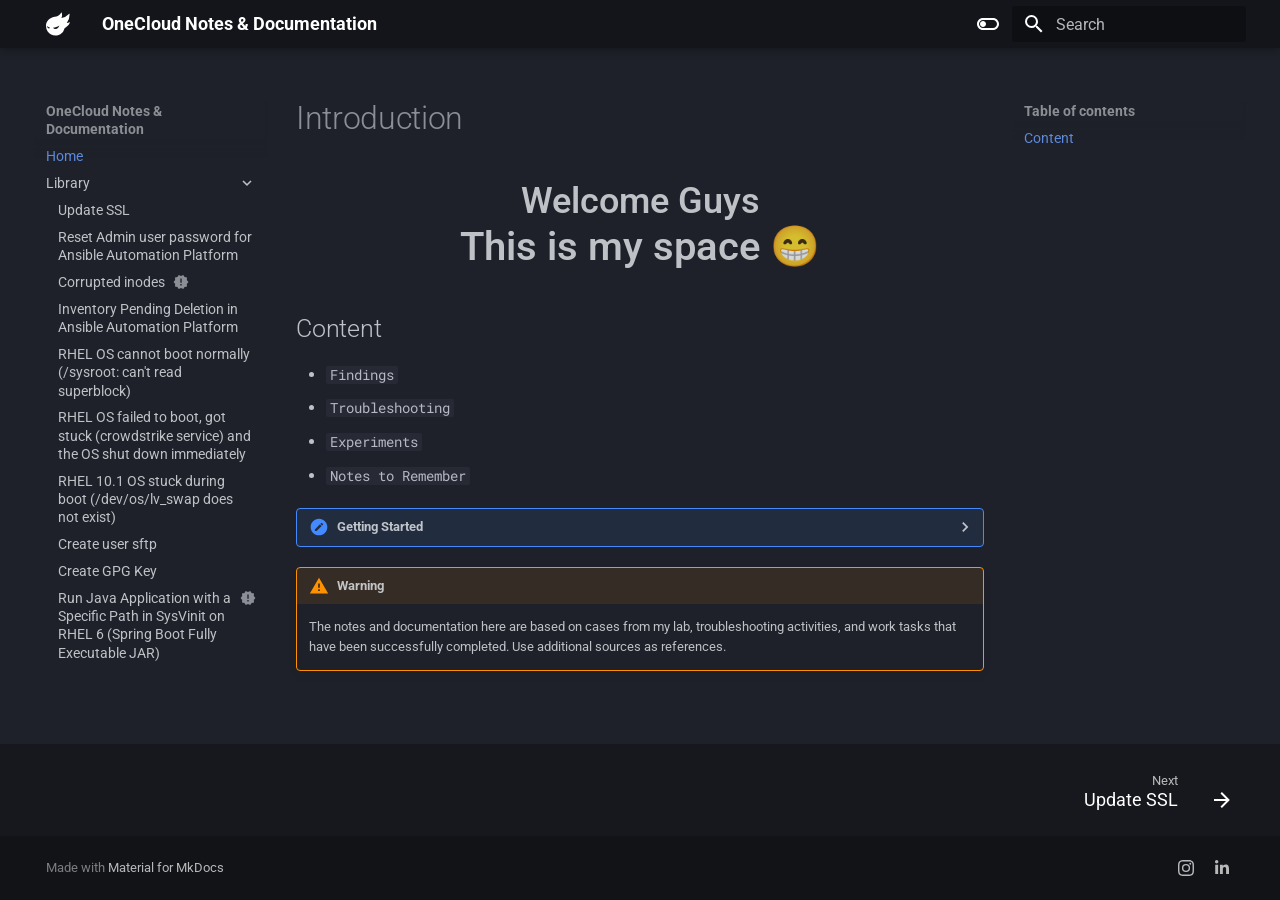
<file: index.html>
<!doctype html>
<html lang="en" class="no-js">
  <head>
    
      <meta charset="utf-8">
      <meta name="viewport" content="width=device-width,initial-scale=1">
      
      
      
        <link rel="canonical" href="https://sitename.example/">
      
      
      
        <link rel="next" href="Update-SSL/">
      
      
        
      
      
      <link rel="icon" href="assets/zcool.svg">
      <meta name="generator" content="mkdocs-1.6.1, mkdocs-material-9.7.6">
    
    
      
        <title>OneCloud Notes & Documentation</title>
      
    
    
      <link rel="stylesheet" href="assets/stylesheets/main.484c7ddc.min.css">
      
        
        <link rel="stylesheet" href="assets/stylesheets/palette.ab4e12ef.min.css">
      
      


    
    
      
    
    
      
        
        
        <link rel="preconnect" href="https://fonts.gstatic.com" crossorigin>
        <link rel="stylesheet" href="https://fonts.googleapis.com/css?family=Roboto:300,300i,400,400i,700,700i%7CRoboto+Mono:400,400i,700,700i&display=fallback">
        <style>:root{--md-text-font:"Roboto";--md-code-font:"Roboto Mono"}</style>
      
    
    
      <link rel="stylesheet" href="stylesheets/extra.css">
    
    <script>__md_scope=new URL(".",location),__md_hash=e=>[...e].reduce(((e,_)=>(e<<5)-e+_.charCodeAt(0)),0),__md_get=(e,_=localStorage,t=__md_scope)=>JSON.parse(_.getItem(t.pathname+"."+e)),__md_set=(e,_,t=localStorage,a=__md_scope)=>{try{t.setItem(a.pathname+"."+e,JSON.stringify(_))}catch(e){}}</script>
    
      

    
    
  </head>
  
  
    
    
      
    
    
    
    
    <body dir="ltr" data-md-color-scheme="slate" data-md-color-primary="black" data-md-color-accent="grey">
  
    
    <input class="md-toggle" data-md-toggle="drawer" type="checkbox" id="__drawer" autocomplete="off">
    <input class="md-toggle" data-md-toggle="search" type="checkbox" id="__search" autocomplete="off">
    <label class="md-overlay" for="__drawer"></label>
    <div data-md-component="skip">
      
        
        <a href="#introduction" class="md-skip">
          Skip to content
        </a>
      
    </div>
    <div data-md-component="announce">
      
    </div>
    
    
      

  

<header class="md-header md-header--shadow" data-md-component="header">
  <nav class="md-header__inner md-grid" aria-label="Header">
    <a href="." title="OneCloud Notes &amp; Documentation" class="md-header__button md-logo" aria-label="OneCloud Notes & Documentation" data-md-component="logo">
      
  
  <svg xmlns="http://www.w3.org/2000/svg" viewBox="0 0 24 24"><path d="M15.467.438q-.144-.016-.2.12-.87 2.096-3.067 3.157-1.03.5-1.916.67-1.574.304-2.762.631C3.442 6.135.197 9.2.01 13.59q-.138 3.23 1.657 5.85c2.826 4.127 8.452 5.384 12.722 2.732q3.421-2.126 4.359-6.186a.146.148 84 0 1 .084-.103c.282-.128.582-.226.857-.368q3.122-1.608 4.301-4.96a.181.183 13.8 0 0-.144-.24.25.25 0 0 0-.127.011q-1.406.49-2.909.666a.03.03 0 0 1-.028-.047q2.968-4.024 2.799-9.112-.004-.15-.148-.188a.175.17 28.9 0 0-.174.048q-3.21 3.437-7.715 4.185-.116.018-.063-.086c.805-1.595.766-3.625.145-5.23a.2.2 0 0 0-.158-.123zm-2.151 13.195q.146-.02.053.209a6.6 6.6 0 0 1-1.258 2.003q-1.319 1.445-3.265 1.139a2.95 2.95 0 0 1-1.856-1.111.09.09 0 0 1 .001-.109.15.15 0 0 1 .109-.058c2.184-.205 4.073-1.122 6.092-2.033a.5.5 0 0 1 .124-.04m-12.231.618q.06.006.182.11c.739.624 1.679 1.212 2.644 1.296a.12.12 0 0 1 .095.171c-.556 1.113-1.661.87-2.283.025a4.2 4.2 0 0 1-.665-1.358q-.073-.255.027-.244"/></svg>

    </a>
    <label class="md-header__button md-icon" for="__drawer">
      
      <svg xmlns="http://www.w3.org/2000/svg" viewBox="0 0 24 24"><path d="M3 6h18v2H3zm0 5h18v2H3zm0 5h18v2H3z"/></svg>
    </label>
    <div class="md-header__title" data-md-component="header-title">
      <div class="md-header__ellipsis">
        <div class="md-header__topic">
          <span class="md-ellipsis">
            OneCloud Notes & Documentation
          </span>
        </div>
        <div class="md-header__topic" data-md-component="header-topic">
          <span class="md-ellipsis">
            
              Home
            
          </span>
        </div>
      </div>
    </div>
    
      
        <form class="md-header__option" data-md-component="palette">
  
    
    
    
    <input class="md-option" data-md-color-media="" data-md-color-scheme="slate" data-md-color-primary="black" data-md-color-accent="grey"  aria-label="Dark mode"  type="radio" name="__palette" id="__palette_0">
    
      <label class="md-header__button md-icon" title="Dark mode" for="__palette_1" hidden>
        <svg xmlns="http://www.w3.org/2000/svg" viewBox="0 0 24 24"><path d="M17 6H7c-3.31 0-6 2.69-6 6s2.69 6 6 6h10c3.31 0 6-2.69 6-6s-2.69-6-6-6m0 10H7c-2.21 0-4-1.79-4-4s1.79-4 4-4h10c2.21 0 4 1.79 4 4s-1.79 4-4 4M7 9c-1.66 0-3 1.34-3 3s1.34 3 3 3 3-1.34 3-3-1.34-3-3-3"/></svg>
      </label>
    
  
    
    
    
    <input class="md-option" data-md-color-media="" data-md-color-scheme="default" data-md-color-primary="indigo" data-md-color-accent="grey"  aria-label="Light mode"  type="radio" name="__palette" id="__palette_1">
    
      <label class="md-header__button md-icon" title="Light mode" for="__palette_0" hidden>
        <svg xmlns="http://www.w3.org/2000/svg" viewBox="0 0 24 24"><path d="M17 7H7a5 5 0 0 0-5 5 5 5 0 0 0 5 5h10a5 5 0 0 0 5-5 5 5 0 0 0-5-5m0 8a3 3 0 0 1-3-3 3 3 0 0 1 3-3 3 3 0 0 1 3 3 3 3 0 0 1-3 3"/></svg>
      </label>
    
  
</form>
      
    
    
      <script>var palette=__md_get("__palette");if(palette&&palette.color){if("(prefers-color-scheme)"===palette.color.media){var media=matchMedia("(prefers-color-scheme: light)"),input=document.querySelector(media.matches?"[data-md-color-media='(prefers-color-scheme: light)']":"[data-md-color-media='(prefers-color-scheme: dark)']");palette.color.media=input.getAttribute("data-md-color-media"),palette.color.scheme=input.getAttribute("data-md-color-scheme"),palette.color.primary=input.getAttribute("data-md-color-primary"),palette.color.accent=input.getAttribute("data-md-color-accent")}for(var[key,value]of Object.entries(palette.color))document.body.setAttribute("data-md-color-"+key,value)}</script>
    
    
    
      
      
        <label class="md-header__button md-icon" for="__search">
          
          <svg xmlns="http://www.w3.org/2000/svg" viewBox="0 0 24 24"><path d="M9.5 3A6.5 6.5 0 0 1 16 9.5c0 1.61-.59 3.09-1.56 4.23l.27.27h.79l5 5-1.5 1.5-5-5v-.79l-.27-.27A6.52 6.52 0 0 1 9.5 16 6.5 6.5 0 0 1 3 9.5 6.5 6.5 0 0 1 9.5 3m0 2C7 5 5 7 5 9.5S7 14 9.5 14 14 12 14 9.5 12 5 9.5 5"/></svg>
        </label>
        <div class="md-search" data-md-component="search" role="dialog">
  <label class="md-search__overlay" for="__search"></label>
  <div class="md-search__inner" role="search">
    <form class="md-search__form" name="search">
      <input type="text" class="md-search__input" name="query" aria-label="Search" placeholder="Search" autocapitalize="off" autocorrect="off" autocomplete="off" spellcheck="false" data-md-component="search-query" required>
      <label class="md-search__icon md-icon" for="__search">
        
        <svg xmlns="http://www.w3.org/2000/svg" viewBox="0 0 24 24"><path d="M9.5 3A6.5 6.5 0 0 1 16 9.5c0 1.61-.59 3.09-1.56 4.23l.27.27h.79l5 5-1.5 1.5-5-5v-.79l-.27-.27A6.52 6.52 0 0 1 9.5 16 6.5 6.5 0 0 1 3 9.5 6.5 6.5 0 0 1 9.5 3m0 2C7 5 5 7 5 9.5S7 14 9.5 14 14 12 14 9.5 12 5 9.5 5"/></svg>
        
        <svg xmlns="http://www.w3.org/2000/svg" viewBox="0 0 24 24"><path d="M20 11v2H8l5.5 5.5-1.42 1.42L4.16 12l7.92-7.92L13.5 5.5 8 11z"/></svg>
      </label>
      <nav class="md-search__options" aria-label="Search">
        
        <button type="reset" class="md-search__icon md-icon" title="Clear" aria-label="Clear" tabindex="-1">
          
          <svg xmlns="http://www.w3.org/2000/svg" viewBox="0 0 24 24"><path d="M19 6.41 17.59 5 12 10.59 6.41 5 5 6.41 10.59 12 5 17.59 6.41 19 12 13.41 17.59 19 19 17.59 13.41 12z"/></svg>
        </button>
      </nav>
      
    </form>
    <div class="md-search__output">
      <div class="md-search__scrollwrap" tabindex="0" data-md-scrollfix>
        <div class="md-search-result" data-md-component="search-result">
          <div class="md-search-result__meta">
            Initializing search
          </div>
          <ol class="md-search-result__list" role="presentation"></ol>
        </div>
      </div>
    </div>
  </div>
</div>
      
    
    
  </nav>
  
</header>
    
    <div class="md-container" data-md-component="container">
      
      
        
          
        
      
      <main class="md-main" data-md-component="main">
        <div class="md-main__inner md-grid">
          
            
              
              <div class="md-sidebar md-sidebar--primary" data-md-component="sidebar" data-md-type="navigation" >
                <div class="md-sidebar__scrollwrap">
                  <div class="md-sidebar__inner">
                    



<nav class="md-nav md-nav--primary" aria-label="Navigation" data-md-level="0">
  <label class="md-nav__title" for="__drawer">
    <a href="." title="OneCloud Notes &amp; Documentation" class="md-nav__button md-logo" aria-label="OneCloud Notes & Documentation" data-md-component="logo">
      
  
  <svg xmlns="http://www.w3.org/2000/svg" viewBox="0 0 24 24"><path d="M15.467.438q-.144-.016-.2.12-.87 2.096-3.067 3.157-1.03.5-1.916.67-1.574.304-2.762.631C3.442 6.135.197 9.2.01 13.59q-.138 3.23 1.657 5.85c2.826 4.127 8.452 5.384 12.722 2.732q3.421-2.126 4.359-6.186a.146.148 84 0 1 .084-.103c.282-.128.582-.226.857-.368q3.122-1.608 4.301-4.96a.181.183 13.8 0 0-.144-.24.25.25 0 0 0-.127.011q-1.406.49-2.909.666a.03.03 0 0 1-.028-.047q2.968-4.024 2.799-9.112-.004-.15-.148-.188a.175.17 28.9 0 0-.174.048q-3.21 3.437-7.715 4.185-.116.018-.063-.086c.805-1.595.766-3.625.145-5.23a.2.2 0 0 0-.158-.123zm-2.151 13.195q.146-.02.053.209a6.6 6.6 0 0 1-1.258 2.003q-1.319 1.445-3.265 1.139a2.95 2.95 0 0 1-1.856-1.111.09.09 0 0 1 .001-.109.15.15 0 0 1 .109-.058c2.184-.205 4.073-1.122 6.092-2.033a.5.5 0 0 1 .124-.04m-12.231.618q.06.006.182.11c.739.624 1.679 1.212 2.644 1.296a.12.12 0 0 1 .095.171c-.556 1.113-1.661.87-2.283.025a4.2 4.2 0 0 1-.665-1.358q-.073-.255.027-.244"/></svg>

    </a>
    OneCloud Notes & Documentation
  </label>
  
  <ul class="md-nav__list" data-md-scrollfix>
    
      
      
  
  
    
  
  
  
    <li class="md-nav__item md-nav__item--active">
      
      <input class="md-nav__toggle md-toggle" type="checkbox" id="__toc">
      
      
        
      
      
        <label class="md-nav__link md-nav__link--active" for="__toc">
          
  
  
  <span class="md-ellipsis">
    
  
    Home
  

    
  </span>
  
  

          <span class="md-nav__icon md-icon"></span>
        </label>
      
      <a href="." class="md-nav__link md-nav__link--active">
        
  
  
  <span class="md-ellipsis">
    
  
    Home
  

    
  </span>
  
  

      </a>
      
        

<nav class="md-nav md-nav--secondary" aria-label="Table of contents">
  
  
  
    
  
  
    <label class="md-nav__title" for="__toc">
      <span class="md-nav__icon md-icon"></span>
      Table of contents
    </label>
    <ul class="md-nav__list" data-md-component="toc" data-md-scrollfix>
      
        <li class="md-nav__item">
  <a href="#content" class="md-nav__link">
    <span class="md-ellipsis">
      
        Content
      
    </span>
  </a>
  
</li>
      
    </ul>
  
</nav>
      
    </li>
  

    
      
      
  
  
  
  
    
    
      
        
      
        
      
        
      
        
      
        
      
        
      
        
      
        
      
        
      
        
      
    
    
    
    
    <li class="md-nav__item md-nav__item--nested">
      
        
        
          
        
        <input class="md-nav__toggle md-toggle md-toggle--indeterminate" type="checkbox" id="__nav_2" >
        
          
          <label class="md-nav__link" for="__nav_2" id="__nav_2_label" tabindex="0">
            
  
  
  <span class="md-ellipsis">
    
  
    Library
  

    
  </span>
  
  

            <span class="md-nav__icon md-icon"></span>
          </label>
        
        <nav class="md-nav" data-md-level="1" aria-labelledby="__nav_2_label" aria-expanded="false">
          <label class="md-nav__title" for="__nav_2">
            <span class="md-nav__icon md-icon"></span>
            
  
    Library
  

          </label>
          <ul class="md-nav__list" data-md-scrollfix>
            
              
                
  
  
  
  
    <li class="md-nav__item">
      <a href="Update-SSL/" class="md-nav__link">
        
  
  
  <span class="md-ellipsis">
    
  
    Update SSL
  

    
  </span>
  
  

      </a>
    </li>
  

              
            
              
                
  
  
  
  
    <li class="md-nav__item">
      <a href="reset-admin-AAP/" class="md-nav__link">
        
  
  
  <span class="md-ellipsis">
    
  
    Reset Admin user password for Ansible Automation Platform
  

    
  </span>
  
  

      </a>
    </li>
  

              
            
              
                
  
  
  
  
    <li class="md-nav__item">
      <a href="fsck-root/" class="md-nav__link">
        
  
  
  <span class="md-ellipsis">
    
  
    Corrupted inodes
  

    
  </span>
  
  
    
  
  
    <span class="md-status md-status--new" title="Recently added">
    </span>
  

  

      </a>
    </li>
  

              
            
              
                
  
  
  
  
    <li class="md-nav__item">
      <a href="pending-Ansible/" class="md-nav__link">
        
  
  
  <span class="md-ellipsis">
    
  
    Inventory Pending Deletion in Ansible Automation Platform
  

    
  </span>
  
  

      </a>
    </li>
  

              
            
              
                
  
  
  
  
    <li class="md-nav__item">
      <a href="extend-disk/" class="md-nav__link">
        
  
  
  <span class="md-ellipsis">
    
  
    RHEL OS cannot boot normally (/sysroot: can't read superblock)
  

    
  </span>
  
  

      </a>
    </li>
  

              
            
              
                
  
  
  
  
    <li class="md-nav__item">
      <a href="os-failed/" class="md-nav__link">
        
  
  
  <span class="md-ellipsis">
    
  
    RHEL OS failed to boot, got stuck (crowdstrike service) and the OS shut down immediately
  

    
  </span>
  
  

      </a>
    </li>
  

              
            
              
                
  
  
  
  
    <li class="md-nav__item">
      <a href="swap-not-found/" class="md-nav__link">
        
  
  
  <span class="md-ellipsis">
    
  
    RHEL 10.1 OS stuck during boot (/dev/os/lv_swap does not exist)
  

    
  </span>
  
  

      </a>
    </li>
  

              
            
              
                
  
  
  
  
    <li class="md-nav__item">
      <a href="create-user-sftp/" class="md-nav__link">
        
  
  
  <span class="md-ellipsis">
    
  
    Create user sftp
  

    
  </span>
  
  

      </a>
    </li>
  

              
            
              
                
  
  
  
  
    <li class="md-nav__item">
      <a href="create-gpg-key/" class="md-nav__link">
        
  
  
  <span class="md-ellipsis">
    
  
    Create GPG Key
  

    
  </span>
  
  

      </a>
    </li>
  

              
            
              
                
  
  
  
  
    <li class="md-nav__item">
      <a href="exec-jar-custom-java/" class="md-nav__link">
        
  
  
  <span class="md-ellipsis">
    
  
    Run Java Application with a Specific Path in SysVinit on RHEL 6 (Spring Boot Fully Executable JAR)
  

    
  </span>
  
  
    
  
  
    <span class="md-status md-status--new" title="Recently added">
    </span>
  

  

      </a>
    </li>
  

              
            
          </ul>
        </nav>
      
    </li>
  

    
  </ul>
</nav>
                  </div>
                </div>
              </div>
            
            
              
              <div class="md-sidebar md-sidebar--secondary" data-md-component="sidebar" data-md-type="toc" >
                <div class="md-sidebar__scrollwrap">
                  <div class="md-sidebar__inner">
                    

<nav class="md-nav md-nav--secondary" aria-label="Table of contents">
  
  
  
    
  
  
    <label class="md-nav__title" for="__toc">
      <span class="md-nav__icon md-icon"></span>
      Table of contents
    </label>
    <ul class="md-nav__list" data-md-component="toc" data-md-scrollfix>
      
        <li class="md-nav__item">
  <a href="#content" class="md-nav__link">
    <span class="md-ellipsis">
      
        Content
      
    </span>
  </a>
  
</li>
      
    </ul>
  
</nav>
                  </div>
                </div>
              </div>
            
          
          
            <div class="md-content" data-md-component="content">
              
              <article class="md-content__inner md-typeset">
                
                  



<h1 id="introduction">Introduction</h1>
<div style="text-align:center; line-height:1.2;">
  <div style="font-size:1.8rem; font-weight:550; margin-bottom:0;">
    Welcome Guys
  </div>
  <div style="font-size:2.0rem; font-weight:550; margin-top:0;">
    This is my space 😁
  </div>
</div>

<h2 id="content">Content</h2>
<ul>
<li><code>Findings</code> </li>
<li><code>Troubleshooting</code> </li>
<li><code>Experiments</code></li>
<li><code>Notes to Remember</code></li>
</ul>
<details>
<summary>Getting Started</summary>
<p><a href="Update-SSL/"><span class="twemoji"><svg xmlns="http://www.w3.org/2000/svg" viewBox="0 0 24 24"><path d="M13.22 19.03a.75.75 0 0 1 0-1.06L18.19 13H3.75a.75.75 0 0 1 0-1.5h14.44l-4.97-4.97a.749.749 0 0 1 .326-1.275.75.75 0 0 1 .734.215l6.25 6.25a.75.75 0 0 1 0 1.06l-6.25 6.25a.75.75 0 0 1-1.06 0"/></svg></span> Update SSL</a></p>
</details>
<div class="admonition warning">
<p class="admonition-title">Warning</p>
<p>The notes and documentation here are based on cases from my lab, troubleshooting activities, and work tasks that have been successfully completed. Use additional sources as references.</p>
</div>












                
              </article>
            </div>
          
          
  <script>var tabs=__md_get("__tabs");if(Array.isArray(tabs))e:for(var set of document.querySelectorAll(".tabbed-set")){var labels=set.querySelector(".tabbed-labels");for(var tab of tabs)for(var label of labels.getElementsByTagName("label"))if(label.innerText.trim()===tab){var input=document.getElementById(label.htmlFor);input.checked=!0;continue e}}</script>

<script>var target=document.getElementById(location.hash.slice(1));target&&target.name&&(target.checked=target.name.startsWith("__tabbed_"))</script>
        </div>
        
      </main>
      
        <footer class="md-footer">
  
    
      
      <nav class="md-footer__inner md-grid" aria-label="Footer" >
        
        
          
          <a href="Update-SSL/" class="md-footer__link md-footer__link--next" aria-label="Next: Update SSL">
            <div class="md-footer__title">
              <span class="md-footer__direction">
                Next
              </span>
              <div class="md-ellipsis">
                Update SSL
              </div>
            </div>
            <div class="md-footer__button md-icon">
              
              <svg xmlns="http://www.w3.org/2000/svg" viewBox="0 0 24 24"><path d="M4 11v2h12l-5.5 5.5 1.42 1.42L19.84 12l-7.92-7.92L10.5 5.5 16 11z"/></svg>
            </div>
          </a>
        
      </nav>
    
  
  <div class="md-footer-meta md-typeset">
    <div class="md-footer-meta__inner md-grid">
      <div class="md-copyright">
  
  
    Made with
    <a href="https://squidfunk.github.io/mkdocs-material/" target="_blank" rel="noopener">
      Material for MkDocs
    </a>
  
</div>
      
        
<div class="md-social">
  
    
    
    
    
      
      
    
    <a href="https://www.instagram.com/wnnn23_/" target="_blank" rel="noopener" title="www.instagram.com" class="md-social__link">
      <svg xmlns="http://www.w3.org/2000/svg" viewBox="0 0 24 24"><path d="M7.03.084c-1.277.06-2.149.264-2.91.563a5.9 5.9 0 0 0-2.124 1.388 5.9 5.9 0 0 0-1.38 2.127C.321 4.926.12 5.8.064 7.076s-.069 1.688-.063 4.947.021 3.667.083 4.947c.061 1.277.264 2.149.563 2.911.308.789.72 1.457 1.388 2.123a5.9 5.9 0 0 0 2.129 1.38c.763.295 1.636.496 2.913.552 1.278.056 1.689.069 4.947.063s3.668-.021 4.947-.082c1.28-.06 2.147-.265 2.91-.563a5.9 5.9 0 0 0 2.123-1.388 5.9 5.9 0 0 0 1.38-2.129c.295-.763.496-1.636.551-2.912.056-1.28.07-1.69.063-4.948-.006-3.258-.02-3.667-.081-4.947-.06-1.28-.264-2.148-.564-2.911a5.9 5.9 0 0 0-1.387-2.123 5.86 5.86 0 0 0-2.128-1.38C19.074.322 18.202.12 16.924.066 15.647.009 15.236-.006 11.977 0S8.31.021 7.03.084m.14 21.693c-1.17-.05-1.805-.245-2.228-.408a3.7 3.7 0 0 1-1.382-.895 3.7 3.7 0 0 1-.9-1.378c-.165-.423-.363-1.058-.417-2.228-.06-1.264-.072-1.644-.08-4.848-.006-3.204.006-3.583.061-4.848.05-1.169.246-1.805.408-2.228.216-.561.477-.96.895-1.382a3.7 3.7 0 0 1 1.379-.9c.423-.165 1.057-.361 2.227-.417 1.265-.06 1.644-.072 4.848-.08 3.203-.006 3.583.006 4.85.062 1.168.05 1.804.244 2.227.408.56.216.96.475 1.382.895s.681.817.9 1.378c.165.422.362 1.056.417 2.227.06 1.265.074 1.645.08 4.848.005 3.203-.006 3.583-.061 4.848-.051 1.17-.245 1.805-.408 2.23-.216.56-.477.96-.896 1.38a3.7 3.7 0 0 1-1.378.9c-.422.165-1.058.362-2.226.418-1.266.06-1.645.072-4.85.079s-3.582-.006-4.848-.06m9.783-16.192a1.44 1.44 0 1 0 1.437-1.442 1.44 1.44 0 0 0-1.437 1.442M5.839 12.012a6.161 6.161 0 1 0 12.323-.024 6.162 6.162 0 0 0-12.323.024M8 12.008A4 4 0 1 1 12.008 16 4 4 0 0 1 8 12.008"/></svg>
    </a>
  
    
    
    
    
      
      
    
    <a href="https://www.linkedin.com/in/mohammad-alwan-252454280/" target="_blank" rel="noopener" title="www.linkedin.com" class="md-social__link">
      <svg xmlns="http://www.w3.org/2000/svg" viewBox="0 0 448 512"><!--! Font Awesome Free 7.1.0 by @fontawesome - https://fontawesome.com License - https://fontawesome.com/license/free (Icons: CC BY 4.0, Fonts: SIL OFL 1.1, Code: MIT License) Copyright 2025 Fonticons, Inc.--><path d="M100.3 448H7.4V148.9h92.9zM53.8 108.1C24.1 108.1 0 83.5 0 53.8c0-14.3 5.7-27.9 15.8-38S39.6 0 53.8 0s27.9 5.7 38 15.8 15.8 23.8 15.8 38c0 29.7-24.1 54.3-53.8 54.3M447.9 448h-92.7V302.4c0-34.7-.7-79.2-48.3-79.2-48.3 0-55.7 37.7-55.7 76.7V448h-92.8V148.9h89.1v40.8h1.3c12.4-23.5 42.7-48.3 87.9-48.3 94 0 111.3 61.9 111.3 142.3V448z"/></svg>
    </a>
  
</div>
      
    </div>
  </div>
</footer>
      
    </div>
    <div class="md-dialog" data-md-component="dialog">
      <div class="md-dialog__inner md-typeset"></div>
    </div>
    
    
    
      
      
      <script id="__config" type="application/json">{"annotate": null, "base": ".", "features": ["navigation.indexes", "navigation.footer", "navigation.expand", "content.code.copy", "content.tabs.link", "content.code.annotate"], "search": "assets/javascripts/workers/search.2c215733.min.js", "tags": null, "translations": {"clipboard.copied": "Copied to clipboard", "clipboard.copy": "Copy to clipboard", "search.result.more.one": "1 more on this page", "search.result.more.other": "# more on this page", "search.result.none": "No matching documents", "search.result.one": "1 matching document", "search.result.other": "# matching documents", "search.result.placeholder": "Type to start searching", "search.result.term.missing": "Missing", "select.version": "Select version"}, "version": null}</script>
    
    
      <script src="assets/javascripts/bundle.79ae519e.min.js"></script>
      
    
  </body>
</html>
</file>
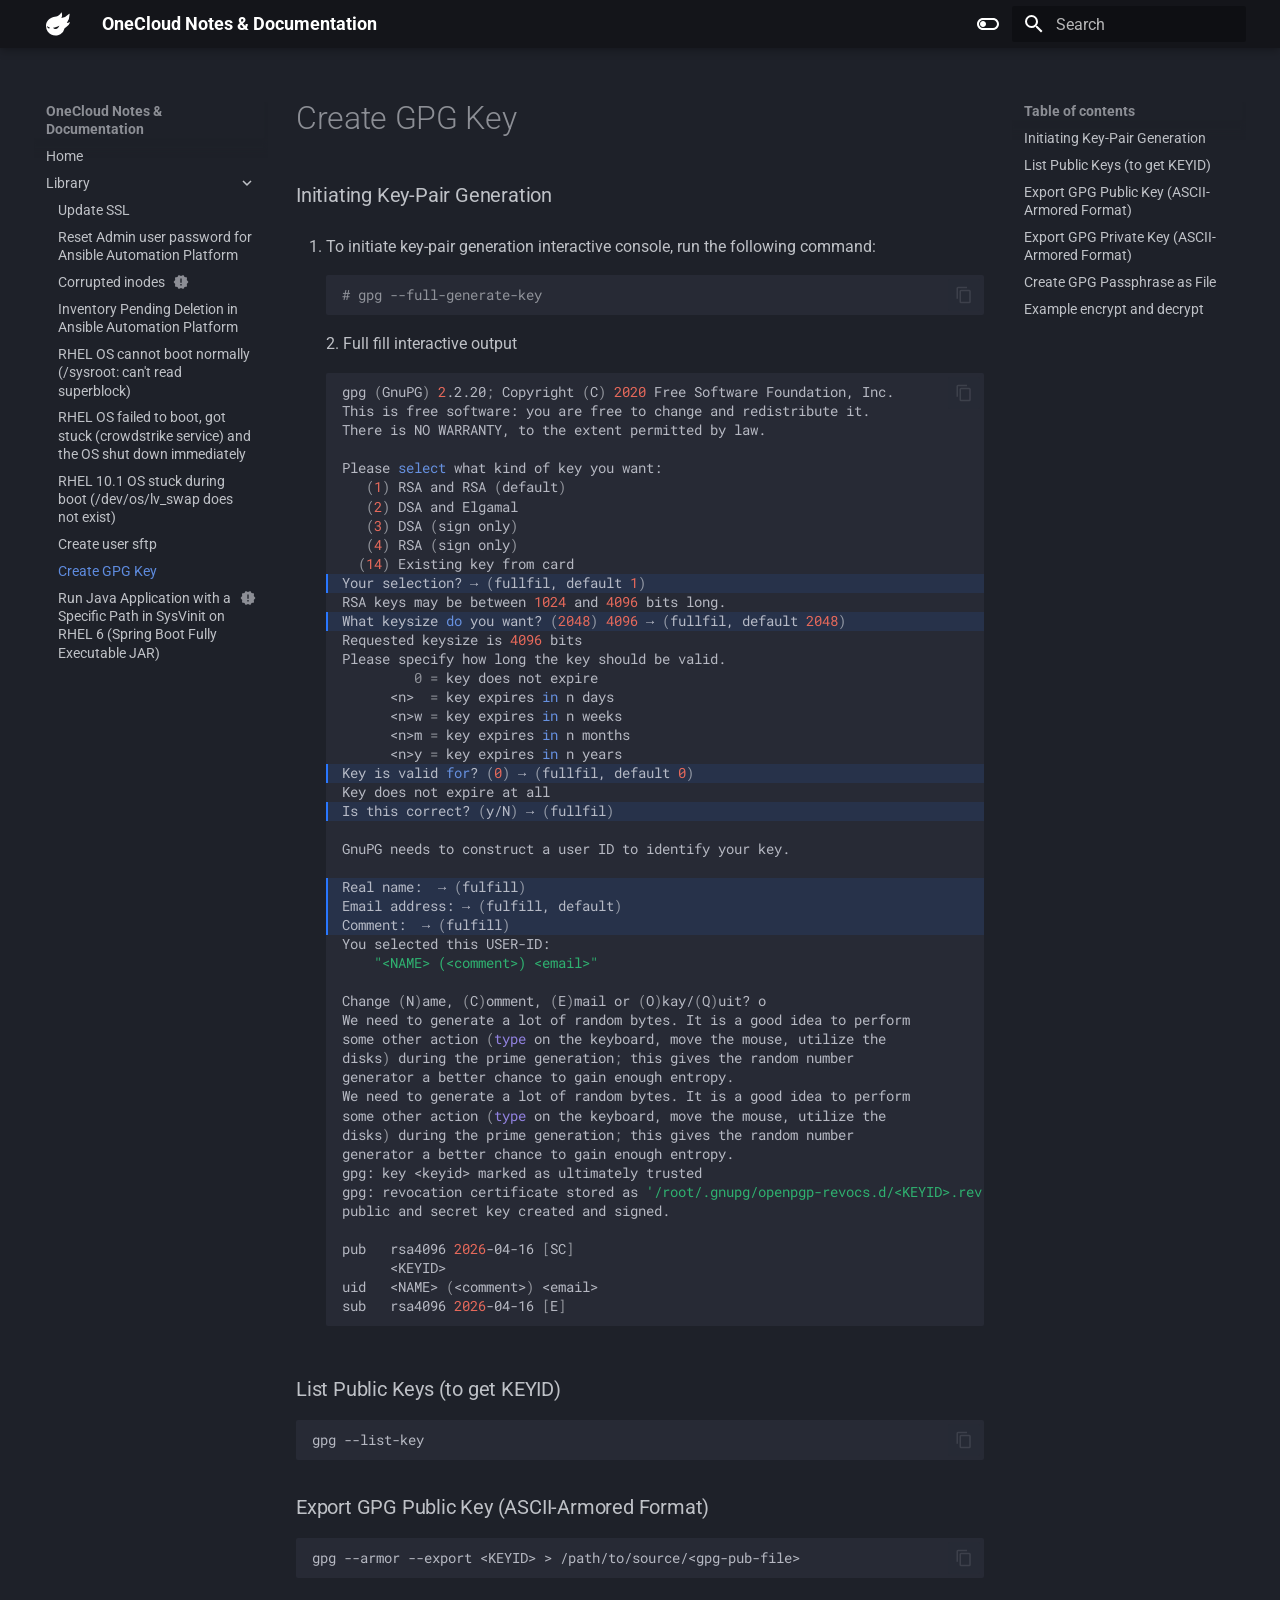
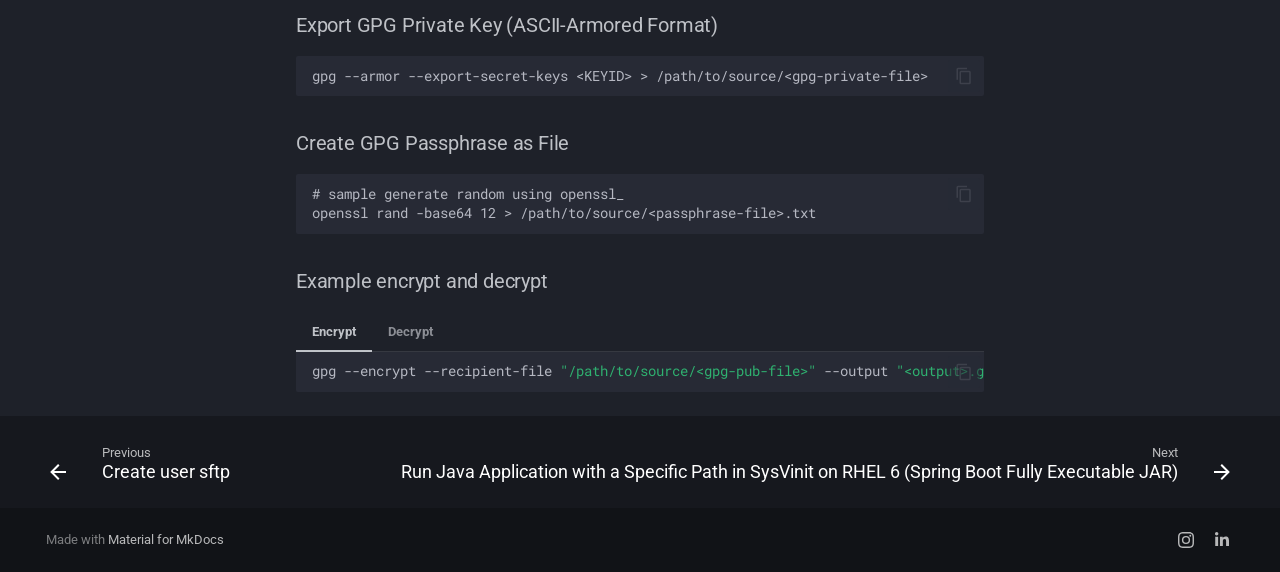
<file: create-gpg-key/index.html>
<!doctype html>
<html lang="en" class="no-js">
  <head>
    
      <meta charset="utf-8">
      <meta name="viewport" content="width=device-width,initial-scale=1">
      
      
      
        <link rel="canonical" href="https://sitename.example/create-gpg-key/">
      
      
        <link rel="prev" href="../create-user-sftp/">
      
      
        <link rel="next" href="../exec-jar-custom-java/">
      
      
        
      
      
      <link rel="icon" href="../assets/zcool.svg">
      <meta name="generator" content="mkdocs-1.6.1, mkdocs-material-9.7.6">
    
    
      
        <title>Create GPG Key - OneCloud Notes & Documentation</title>
      
    
    
      <link rel="stylesheet" href="../assets/stylesheets/main.484c7ddc.min.css">
      
        
        <link rel="stylesheet" href="../assets/stylesheets/palette.ab4e12ef.min.css">
      
      


    
    
      
    
    
      
        
        
        <link rel="preconnect" href="https://fonts.gstatic.com" crossorigin>
        <link rel="stylesheet" href="https://fonts.googleapis.com/css?family=Roboto:300,300i,400,400i,700,700i%7CRoboto+Mono:400,400i,700,700i&display=fallback">
        <style>:root{--md-text-font:"Roboto";--md-code-font:"Roboto Mono"}</style>
      
    
    
      <link rel="stylesheet" href="../stylesheets/extra.css">
    
    <script>__md_scope=new URL("..",location),__md_hash=e=>[...e].reduce(((e,_)=>(e<<5)-e+_.charCodeAt(0)),0),__md_get=(e,_=localStorage,t=__md_scope)=>JSON.parse(_.getItem(t.pathname+"."+e)),__md_set=(e,_,t=localStorage,a=__md_scope)=>{try{t.setItem(a.pathname+"."+e,JSON.stringify(_))}catch(e){}}</script>
    
      

    
    
  </head>
  
  
    
    
      
    
    
    
    
    <body dir="ltr" data-md-color-scheme="slate" data-md-color-primary="black" data-md-color-accent="grey">
  
    
    <input class="md-toggle" data-md-toggle="drawer" type="checkbox" id="__drawer" autocomplete="off">
    <input class="md-toggle" data-md-toggle="search" type="checkbox" id="__search" autocomplete="off">
    <label class="md-overlay" for="__drawer"></label>
    <div data-md-component="skip">
      
        
        <a href="#create-gpg-key" class="md-skip">
          Skip to content
        </a>
      
    </div>
    <div data-md-component="announce">
      
    </div>
    
    
      

  

<header class="md-header md-header--shadow" data-md-component="header">
  <nav class="md-header__inner md-grid" aria-label="Header">
    <a href=".." title="OneCloud Notes &amp; Documentation" class="md-header__button md-logo" aria-label="OneCloud Notes & Documentation" data-md-component="logo">
      
  
  <svg xmlns="http://www.w3.org/2000/svg" viewBox="0 0 24 24"><path d="M15.467.438q-.144-.016-.2.12-.87 2.096-3.067 3.157-1.03.5-1.916.67-1.574.304-2.762.631C3.442 6.135.197 9.2.01 13.59q-.138 3.23 1.657 5.85c2.826 4.127 8.452 5.384 12.722 2.732q3.421-2.126 4.359-6.186a.146.148 84 0 1 .084-.103c.282-.128.582-.226.857-.368q3.122-1.608 4.301-4.96a.181.183 13.8 0 0-.144-.24.25.25 0 0 0-.127.011q-1.406.49-2.909.666a.03.03 0 0 1-.028-.047q2.968-4.024 2.799-9.112-.004-.15-.148-.188a.175.17 28.9 0 0-.174.048q-3.21 3.437-7.715 4.185-.116.018-.063-.086c.805-1.595.766-3.625.145-5.23a.2.2 0 0 0-.158-.123zm-2.151 13.195q.146-.02.053.209a6.6 6.6 0 0 1-1.258 2.003q-1.319 1.445-3.265 1.139a2.95 2.95 0 0 1-1.856-1.111.09.09 0 0 1 .001-.109.15.15 0 0 1 .109-.058c2.184-.205 4.073-1.122 6.092-2.033a.5.5 0 0 1 .124-.04m-12.231.618q.06.006.182.11c.739.624 1.679 1.212 2.644 1.296a.12.12 0 0 1 .095.171c-.556 1.113-1.661.87-2.283.025a4.2 4.2 0 0 1-.665-1.358q-.073-.255.027-.244"/></svg>

    </a>
    <label class="md-header__button md-icon" for="__drawer">
      
      <svg xmlns="http://www.w3.org/2000/svg" viewBox="0 0 24 24"><path d="M3 6h18v2H3zm0 5h18v2H3zm0 5h18v2H3z"/></svg>
    </label>
    <div class="md-header__title" data-md-component="header-title">
      <div class="md-header__ellipsis">
        <div class="md-header__topic">
          <span class="md-ellipsis">
            OneCloud Notes & Documentation
          </span>
        </div>
        <div class="md-header__topic" data-md-component="header-topic">
          <span class="md-ellipsis">
            
              Create GPG Key
            
          </span>
        </div>
      </div>
    </div>
    
      
        <form class="md-header__option" data-md-component="palette">
  
    
    
    
    <input class="md-option" data-md-color-media="" data-md-color-scheme="slate" data-md-color-primary="black" data-md-color-accent="grey"  aria-label="Dark mode"  type="radio" name="__palette" id="__palette_0">
    
      <label class="md-header__button md-icon" title="Dark mode" for="__palette_1" hidden>
        <svg xmlns="http://www.w3.org/2000/svg" viewBox="0 0 24 24"><path d="M17 6H7c-3.31 0-6 2.69-6 6s2.69 6 6 6h10c3.31 0 6-2.69 6-6s-2.69-6-6-6m0 10H7c-2.21 0-4-1.79-4-4s1.79-4 4-4h10c2.21 0 4 1.79 4 4s-1.79 4-4 4M7 9c-1.66 0-3 1.34-3 3s1.34 3 3 3 3-1.34 3-3-1.34-3-3-3"/></svg>
      </label>
    
  
    
    
    
    <input class="md-option" data-md-color-media="" data-md-color-scheme="default" data-md-color-primary="indigo" data-md-color-accent="grey"  aria-label="Light mode"  type="radio" name="__palette" id="__palette_1">
    
      <label class="md-header__button md-icon" title="Light mode" for="__palette_0" hidden>
        <svg xmlns="http://www.w3.org/2000/svg" viewBox="0 0 24 24"><path d="M17 7H7a5 5 0 0 0-5 5 5 5 0 0 0 5 5h10a5 5 0 0 0 5-5 5 5 0 0 0-5-5m0 8a3 3 0 0 1-3-3 3 3 0 0 1 3-3 3 3 0 0 1 3 3 3 3 0 0 1-3 3"/></svg>
      </label>
    
  
</form>
      
    
    
      <script>var palette=__md_get("__palette");if(palette&&palette.color){if("(prefers-color-scheme)"===palette.color.media){var media=matchMedia("(prefers-color-scheme: light)"),input=document.querySelector(media.matches?"[data-md-color-media='(prefers-color-scheme: light)']":"[data-md-color-media='(prefers-color-scheme: dark)']");palette.color.media=input.getAttribute("data-md-color-media"),palette.color.scheme=input.getAttribute("data-md-color-scheme"),palette.color.primary=input.getAttribute("data-md-color-primary"),palette.color.accent=input.getAttribute("data-md-color-accent")}for(var[key,value]of Object.entries(palette.color))document.body.setAttribute("data-md-color-"+key,value)}</script>
    
    
    
      
      
        <label class="md-header__button md-icon" for="__search">
          
          <svg xmlns="http://www.w3.org/2000/svg" viewBox="0 0 24 24"><path d="M9.5 3A6.5 6.5 0 0 1 16 9.5c0 1.61-.59 3.09-1.56 4.23l.27.27h.79l5 5-1.5 1.5-5-5v-.79l-.27-.27A6.52 6.52 0 0 1 9.5 16 6.5 6.5 0 0 1 3 9.5 6.5 6.5 0 0 1 9.5 3m0 2C7 5 5 7 5 9.5S7 14 9.5 14 14 12 14 9.5 12 5 9.5 5"/></svg>
        </label>
        <div class="md-search" data-md-component="search" role="dialog">
  <label class="md-search__overlay" for="__search"></label>
  <div class="md-search__inner" role="search">
    <form class="md-search__form" name="search">
      <input type="text" class="md-search__input" name="query" aria-label="Search" placeholder="Search" autocapitalize="off" autocorrect="off" autocomplete="off" spellcheck="false" data-md-component="search-query" required>
      <label class="md-search__icon md-icon" for="__search">
        
        <svg xmlns="http://www.w3.org/2000/svg" viewBox="0 0 24 24"><path d="M9.5 3A6.5 6.5 0 0 1 16 9.5c0 1.61-.59 3.09-1.56 4.23l.27.27h.79l5 5-1.5 1.5-5-5v-.79l-.27-.27A6.52 6.52 0 0 1 9.5 16 6.5 6.5 0 0 1 3 9.5 6.5 6.5 0 0 1 9.5 3m0 2C7 5 5 7 5 9.5S7 14 9.5 14 14 12 14 9.5 12 5 9.5 5"/></svg>
        
        <svg xmlns="http://www.w3.org/2000/svg" viewBox="0 0 24 24"><path d="M20 11v2H8l5.5 5.5-1.42 1.42L4.16 12l7.92-7.92L13.5 5.5 8 11z"/></svg>
      </label>
      <nav class="md-search__options" aria-label="Search">
        
        <button type="reset" class="md-search__icon md-icon" title="Clear" aria-label="Clear" tabindex="-1">
          
          <svg xmlns="http://www.w3.org/2000/svg" viewBox="0 0 24 24"><path d="M19 6.41 17.59 5 12 10.59 6.41 5 5 6.41 10.59 12 5 17.59 6.41 19 12 13.41 17.59 19 19 17.59 13.41 12z"/></svg>
        </button>
      </nav>
      
    </form>
    <div class="md-search__output">
      <div class="md-search__scrollwrap" tabindex="0" data-md-scrollfix>
        <div class="md-search-result" data-md-component="search-result">
          <div class="md-search-result__meta">
            Initializing search
          </div>
          <ol class="md-search-result__list" role="presentation"></ol>
        </div>
      </div>
    </div>
  </div>
</div>
      
    
    
  </nav>
  
</header>
    
    <div class="md-container" data-md-component="container">
      
      
        
          
        
      
      <main class="md-main" data-md-component="main">
        <div class="md-main__inner md-grid">
          
            
              
              <div class="md-sidebar md-sidebar--primary" data-md-component="sidebar" data-md-type="navigation" >
                <div class="md-sidebar__scrollwrap">
                  <div class="md-sidebar__inner">
                    



<nav class="md-nav md-nav--primary" aria-label="Navigation" data-md-level="0">
  <label class="md-nav__title" for="__drawer">
    <a href=".." title="OneCloud Notes &amp; Documentation" class="md-nav__button md-logo" aria-label="OneCloud Notes & Documentation" data-md-component="logo">
      
  
  <svg xmlns="http://www.w3.org/2000/svg" viewBox="0 0 24 24"><path d="M15.467.438q-.144-.016-.2.12-.87 2.096-3.067 3.157-1.03.5-1.916.67-1.574.304-2.762.631C3.442 6.135.197 9.2.01 13.59q-.138 3.23 1.657 5.85c2.826 4.127 8.452 5.384 12.722 2.732q3.421-2.126 4.359-6.186a.146.148 84 0 1 .084-.103c.282-.128.582-.226.857-.368q3.122-1.608 4.301-4.96a.181.183 13.8 0 0-.144-.24.25.25 0 0 0-.127.011q-1.406.49-2.909.666a.03.03 0 0 1-.028-.047q2.968-4.024 2.799-9.112-.004-.15-.148-.188a.175.17 28.9 0 0-.174.048q-3.21 3.437-7.715 4.185-.116.018-.063-.086c.805-1.595.766-3.625.145-5.23a.2.2 0 0 0-.158-.123zm-2.151 13.195q.146-.02.053.209a6.6 6.6 0 0 1-1.258 2.003q-1.319 1.445-3.265 1.139a2.95 2.95 0 0 1-1.856-1.111.09.09 0 0 1 .001-.109.15.15 0 0 1 .109-.058c2.184-.205 4.073-1.122 6.092-2.033a.5.5 0 0 1 .124-.04m-12.231.618q.06.006.182.11c.739.624 1.679 1.212 2.644 1.296a.12.12 0 0 1 .095.171c-.556 1.113-1.661.87-2.283.025a4.2 4.2 0 0 1-.665-1.358q-.073-.255.027-.244"/></svg>

    </a>
    OneCloud Notes & Documentation
  </label>
  
  <ul class="md-nav__list" data-md-scrollfix>
    
      
      
  
  
  
  
    <li class="md-nav__item">
      <a href=".." class="md-nav__link">
        
  
  
  <span class="md-ellipsis">
    
  
    Home
  

    
  </span>
  
  

      </a>
    </li>
  

    
      
      
  
  
    
  
  
  
    
    
      
        
      
        
      
        
      
        
      
        
      
        
      
        
      
        
      
        
      
        
      
    
    
    
    
    <li class="md-nav__item md-nav__item--active md-nav__item--nested">
      
        
        
        <input class="md-nav__toggle md-toggle " type="checkbox" id="__nav_2" checked>
        
          
          <label class="md-nav__link" for="__nav_2" id="__nav_2_label" tabindex="0">
            
  
  
  <span class="md-ellipsis">
    
  
    Library
  

    
  </span>
  
  

            <span class="md-nav__icon md-icon"></span>
          </label>
        
        <nav class="md-nav" data-md-level="1" aria-labelledby="__nav_2_label" aria-expanded="true">
          <label class="md-nav__title" for="__nav_2">
            <span class="md-nav__icon md-icon"></span>
            
  
    Library
  

          </label>
          <ul class="md-nav__list" data-md-scrollfix>
            
              
                
  
  
  
  
    <li class="md-nav__item">
      <a href="../Update-SSL/" class="md-nav__link">
        
  
  
  <span class="md-ellipsis">
    
  
    Update SSL
  

    
  </span>
  
  

      </a>
    </li>
  

              
            
              
                
  
  
  
  
    <li class="md-nav__item">
      <a href="../reset-admin-AAP/" class="md-nav__link">
        
  
  
  <span class="md-ellipsis">
    
  
    Reset Admin user password for Ansible Automation Platform
  

    
  </span>
  
  

      </a>
    </li>
  

              
            
              
                
  
  
  
  
    <li class="md-nav__item">
      <a href="../fsck-root/" class="md-nav__link">
        
  
  
  <span class="md-ellipsis">
    
  
    Corrupted inodes
  

    
  </span>
  
  
    
  
  
    <span class="md-status md-status--new" title="Recently added">
    </span>
  

  

      </a>
    </li>
  

              
            
              
                
  
  
  
  
    <li class="md-nav__item">
      <a href="../pending-Ansible/" class="md-nav__link">
        
  
  
  <span class="md-ellipsis">
    
  
    Inventory Pending Deletion in Ansible Automation Platform
  

    
  </span>
  
  

      </a>
    </li>
  

              
            
              
                
  
  
  
  
    <li class="md-nav__item">
      <a href="../extend-disk/" class="md-nav__link">
        
  
  
  <span class="md-ellipsis">
    
  
    RHEL OS cannot boot normally (/sysroot: can't read superblock)
  

    
  </span>
  
  

      </a>
    </li>
  

              
            
              
                
  
  
  
  
    <li class="md-nav__item">
      <a href="../os-failed/" class="md-nav__link">
        
  
  
  <span class="md-ellipsis">
    
  
    RHEL OS failed to boot, got stuck (crowdstrike service) and the OS shut down immediately
  

    
  </span>
  
  

      </a>
    </li>
  

              
            
              
                
  
  
  
  
    <li class="md-nav__item">
      <a href="../swap-not-found/" class="md-nav__link">
        
  
  
  <span class="md-ellipsis">
    
  
    RHEL 10.1 OS stuck during boot (/dev/os/lv_swap does not exist)
  

    
  </span>
  
  

      </a>
    </li>
  

              
            
              
                
  
  
  
  
    <li class="md-nav__item">
      <a href="../create-user-sftp/" class="md-nav__link">
        
  
  
  <span class="md-ellipsis">
    
  
    Create user sftp
  

    
  </span>
  
  

      </a>
    </li>
  

              
            
              
                
  
  
    
  
  
  
    <li class="md-nav__item md-nav__item--active">
      
      <input class="md-nav__toggle md-toggle" type="checkbox" id="__toc">
      
      
        
      
      
        <label class="md-nav__link md-nav__link--active" for="__toc">
          
  
  
  <span class="md-ellipsis">
    
  
    Create GPG Key
  

    
  </span>
  
  

          <span class="md-nav__icon md-icon"></span>
        </label>
      
      <a href="./" class="md-nav__link md-nav__link--active">
        
  
  
  <span class="md-ellipsis">
    
  
    Create GPG Key
  

    
  </span>
  
  

      </a>
      
        

<nav class="md-nav md-nav--secondary" aria-label="Table of contents">
  
  
  
    
  
  
    <label class="md-nav__title" for="__toc">
      <span class="md-nav__icon md-icon"></span>
      Table of contents
    </label>
    <ul class="md-nav__list" data-md-component="toc" data-md-scrollfix>
      
        <li class="md-nav__item">
  <a href="#initiating-key-pair-generation" class="md-nav__link">
    <span class="md-ellipsis">
      
        Initiating Key-Pair Generation
      
    </span>
  </a>
  
</li>
      
        <li class="md-nav__item">
  <a href="#list-public-keys-to-get-keyid" class="md-nav__link">
    <span class="md-ellipsis">
      
        List Public Keys (to get KEYID)
      
    </span>
  </a>
  
</li>
      
        <li class="md-nav__item">
  <a href="#export-gpg-public-key-ascii-armored-format" class="md-nav__link">
    <span class="md-ellipsis">
      
        Export GPG Public Key (ASCII-Armored Format)
      
    </span>
  </a>
  
</li>
      
        <li class="md-nav__item">
  <a href="#export-gpg-private-key-ascii-armored-format" class="md-nav__link">
    <span class="md-ellipsis">
      
        Export GPG Private Key (ASCII-Armored Format)
      
    </span>
  </a>
  
</li>
      
        <li class="md-nav__item">
  <a href="#create-gpg-passphrase-as-file" class="md-nav__link">
    <span class="md-ellipsis">
      
        Create GPG Passphrase as File
      
    </span>
  </a>
  
</li>
      
        <li class="md-nav__item">
  <a href="#example-encrypt-and-decrypt" class="md-nav__link">
    <span class="md-ellipsis">
      
        Example encrypt and decrypt
      
    </span>
  </a>
  
</li>
      
    </ul>
  
</nav>
      
    </li>
  

              
            
              
                
  
  
  
  
    <li class="md-nav__item">
      <a href="../exec-jar-custom-java/" class="md-nav__link">
        
  
  
  <span class="md-ellipsis">
    
  
    Run Java Application with a Specific Path in SysVinit on RHEL 6 (Spring Boot Fully Executable JAR)
  

    
  </span>
  
  
    
  
  
    <span class="md-status md-status--new" title="Recently added">
    </span>
  

  

      </a>
    </li>
  

              
            
          </ul>
        </nav>
      
    </li>
  

    
  </ul>
</nav>
                  </div>
                </div>
              </div>
            
            
              
              <div class="md-sidebar md-sidebar--secondary" data-md-component="sidebar" data-md-type="toc" >
                <div class="md-sidebar__scrollwrap">
                  <div class="md-sidebar__inner">
                    

<nav class="md-nav md-nav--secondary" aria-label="Table of contents">
  
  
  
    
  
  
    <label class="md-nav__title" for="__toc">
      <span class="md-nav__icon md-icon"></span>
      Table of contents
    </label>
    <ul class="md-nav__list" data-md-component="toc" data-md-scrollfix>
      
        <li class="md-nav__item">
  <a href="#initiating-key-pair-generation" class="md-nav__link">
    <span class="md-ellipsis">
      
        Initiating Key-Pair Generation
      
    </span>
  </a>
  
</li>
      
        <li class="md-nav__item">
  <a href="#list-public-keys-to-get-keyid" class="md-nav__link">
    <span class="md-ellipsis">
      
        List Public Keys (to get KEYID)
      
    </span>
  </a>
  
</li>
      
        <li class="md-nav__item">
  <a href="#export-gpg-public-key-ascii-armored-format" class="md-nav__link">
    <span class="md-ellipsis">
      
        Export GPG Public Key (ASCII-Armored Format)
      
    </span>
  </a>
  
</li>
      
        <li class="md-nav__item">
  <a href="#export-gpg-private-key-ascii-armored-format" class="md-nav__link">
    <span class="md-ellipsis">
      
        Export GPG Private Key (ASCII-Armored Format)
      
    </span>
  </a>
  
</li>
      
        <li class="md-nav__item">
  <a href="#create-gpg-passphrase-as-file" class="md-nav__link">
    <span class="md-ellipsis">
      
        Create GPG Passphrase as File
      
    </span>
  </a>
  
</li>
      
        <li class="md-nav__item">
  <a href="#example-encrypt-and-decrypt" class="md-nav__link">
    <span class="md-ellipsis">
      
        Example encrypt and decrypt
      
    </span>
  </a>
  
</li>
      
    </ul>
  
</nav>
                  </div>
                </div>
              </div>
            
          
          
            <div class="md-content" data-md-component="content">
              
              <article class="md-content__inner md-typeset">
                
                  



<h1 id="create-gpg-key">Create GPG Key</h1>
<h3 id="initiating-key-pair-generation">Initiating Key-Pair Generation</h3>
<ol>
<li>
<p>To initiate key-pair generation interactive console, run the following command:</p>
<p><div class="language-bash highlight"><pre><span></span><code><span id="__span-0-1"><a id="__codelineno-0-1" name="__codelineno-0-1" href="#__codelineno-0-1"></a><span class="c1"># gpg --full-generate-key</span>
</span></code></pre></div>
2. Full fill interactive output
<div class="language-bash highlight"><pre><span></span><code><span id="__span-1-1"><a id="__codelineno-1-1" name="__codelineno-1-1" href="#__codelineno-1-1"></a>gpg<span class="w"> </span><span class="o">(</span>GnuPG<span class="o">)</span><span class="w"> </span><span class="m">2</span>.2.20<span class="p">;</span><span class="w"> </span>Copyright<span class="w"> </span><span class="o">(</span>C<span class="o">)</span><span class="w"> </span><span class="m">2020</span><span class="w"> </span>Free<span class="w"> </span>Software<span class="w"> </span>Foundation,<span class="w"> </span>Inc.
</span><span id="__span-1-2"><a id="__codelineno-1-2" name="__codelineno-1-2" href="#__codelineno-1-2"></a>This<span class="w"> </span>is<span class="w"> </span>free<span class="w"> </span>software:<span class="w"> </span>you<span class="w"> </span>are<span class="w"> </span>free<span class="w"> </span>to<span class="w"> </span>change<span class="w"> </span>and<span class="w"> </span>redistribute<span class="w"> </span>it.
</span><span id="__span-1-3"><a id="__codelineno-1-3" name="__codelineno-1-3" href="#__codelineno-1-3"></a>There<span class="w"> </span>is<span class="w"> </span>NO<span class="w"> </span>WARRANTY,<span class="w"> </span>to<span class="w"> </span>the<span class="w"> </span>extent<span class="w"> </span>permitted<span class="w"> </span>by<span class="w"> </span>law.
</span><span id="__span-1-4"><a id="__codelineno-1-4" name="__codelineno-1-4" href="#__codelineno-1-4"></a>
</span><span id="__span-1-5"><a id="__codelineno-1-5" name="__codelineno-1-5" href="#__codelineno-1-5"></a>Please<span class="w"> </span><span class="k">select</span><span class="w"> </span>what<span class="w"> </span>kind<span class="w"> </span>of<span class="w"> </span>key<span class="w"> </span>you<span class="w"> </span>want:
</span><span id="__span-1-6"><a id="__codelineno-1-6" name="__codelineno-1-6" href="#__codelineno-1-6"></a><span class="w">   </span><span class="o">(</span><span class="m">1</span><span class="o">)</span><span class="w"> </span>RSA<span class="w"> </span>and<span class="w"> </span>RSA<span class="w"> </span><span class="o">(</span>default<span class="o">)</span>
</span><span id="__span-1-7"><a id="__codelineno-1-7" name="__codelineno-1-7" href="#__codelineno-1-7"></a><span class="w">   </span><span class="o">(</span><span class="m">2</span><span class="o">)</span><span class="w"> </span>DSA<span class="w"> </span>and<span class="w"> </span>Elgamal
</span><span id="__span-1-8"><a id="__codelineno-1-8" name="__codelineno-1-8" href="#__codelineno-1-8"></a><span class="w">   </span><span class="o">(</span><span class="m">3</span><span class="o">)</span><span class="w"> </span>DSA<span class="w"> </span><span class="o">(</span>sign<span class="w"> </span>only<span class="o">)</span>
</span><span id="__span-1-9"><a id="__codelineno-1-9" name="__codelineno-1-9" href="#__codelineno-1-9"></a><span class="w">   </span><span class="o">(</span><span class="m">4</span><span class="o">)</span><span class="w"> </span>RSA<span class="w"> </span><span class="o">(</span>sign<span class="w"> </span>only<span class="o">)</span>
</span><span id="__span-1-10"><a id="__codelineno-1-10" name="__codelineno-1-10" href="#__codelineno-1-10"></a><span class="w">  </span><span class="o">(</span><span class="m">14</span><span class="o">)</span><span class="w"> </span>Existing<span class="w"> </span>key<span class="w"> </span>from<span class="w"> </span>card
</span><span id="__span-1-11"><a id="__codelineno-1-11" name="__codelineno-1-11" href="#__codelineno-1-11"></a><span class="hll">Your<span class="w"> </span>selection?<span class="w"> </span>→<span class="w"> </span><span class="o">(</span>fullfil,<span class="w"> </span>default<span class="w"> </span><span class="m">1</span><span class="o">)</span>
</span></span><span id="__span-1-12"><a id="__codelineno-1-12" name="__codelineno-1-12" href="#__codelineno-1-12"></a>RSA<span class="w"> </span>keys<span class="w"> </span>may<span class="w"> </span>be<span class="w"> </span>between<span class="w"> </span><span class="m">1024</span><span class="w"> </span>and<span class="w"> </span><span class="m">4096</span><span class="w"> </span>bits<span class="w"> </span>long.
</span><span id="__span-1-13"><a id="__codelineno-1-13" name="__codelineno-1-13" href="#__codelineno-1-13"></a><span class="hll">What<span class="w"> </span>keysize<span class="w"> </span><span class="k">do</span><span class="w"> </span>you<span class="w"> </span>want?<span class="w"> </span><span class="o">(</span><span class="m">2048</span><span class="o">)</span><span class="w"> </span><span class="m">4096</span><span class="w"> </span>→<span class="w"> </span><span class="o">(</span>fullfil,<span class="w"> </span>default<span class="w"> </span><span class="m">2048</span><span class="o">)</span>
</span></span><span id="__span-1-14"><a id="__codelineno-1-14" name="__codelineno-1-14" href="#__codelineno-1-14"></a>Requested<span class="w"> </span>keysize<span class="w"> </span>is<span class="w"> </span><span class="m">4096</span><span class="w"> </span>bits
</span><span id="__span-1-15"><a id="__codelineno-1-15" name="__codelineno-1-15" href="#__codelineno-1-15"></a>Please<span class="w"> </span>specify<span class="w"> </span>how<span class="w"> </span>long<span class="w"> </span>the<span class="w"> </span>key<span class="w"> </span>should<span class="w"> </span>be<span class="w"> </span>valid.
</span><span id="__span-1-16"><a id="__codelineno-1-16" name="__codelineno-1-16" href="#__codelineno-1-16"></a><span class="w">         </span><span class="nv">0</span><span class="w"> </span><span class="o">=</span><span class="w"> </span>key<span class="w"> </span>does<span class="w"> </span>not<span class="w"> </span>expire
</span><span id="__span-1-17"><a id="__codelineno-1-17" name="__codelineno-1-17" href="#__codelineno-1-17"></a><span class="w">      </span>&lt;n&gt;<span class="w">  </span><span class="o">=</span><span class="w"> </span>key<span class="w"> </span>expires<span class="w"> </span><span class="k">in</span><span class="w"> </span>n<span class="w"> </span>days
</span><span id="__span-1-18"><a id="__codelineno-1-18" name="__codelineno-1-18" href="#__codelineno-1-18"></a><span class="w">      </span>&lt;n&gt;w<span class="w"> </span><span class="o">=</span><span class="w"> </span>key<span class="w"> </span>expires<span class="w"> </span><span class="k">in</span><span class="w"> </span>n<span class="w"> </span>weeks
</span><span id="__span-1-19"><a id="__codelineno-1-19" name="__codelineno-1-19" href="#__codelineno-1-19"></a><span class="w">      </span>&lt;n&gt;m<span class="w"> </span><span class="o">=</span><span class="w"> </span>key<span class="w"> </span>expires<span class="w"> </span><span class="k">in</span><span class="w"> </span>n<span class="w"> </span>months
</span><span id="__span-1-20"><a id="__codelineno-1-20" name="__codelineno-1-20" href="#__codelineno-1-20"></a><span class="w">      </span>&lt;n&gt;y<span class="w"> </span><span class="o">=</span><span class="w"> </span>key<span class="w"> </span>expires<span class="w"> </span><span class="k">in</span><span class="w"> </span>n<span class="w"> </span>years
</span><span id="__span-1-21"><a id="__codelineno-1-21" name="__codelineno-1-21" href="#__codelineno-1-21"></a><span class="hll">Key<span class="w"> </span>is<span class="w"> </span>valid<span class="w"> </span><span class="k">for</span>?<span class="w"> </span><span class="o">(</span><span class="m">0</span><span class="o">)</span><span class="w"> </span>→<span class="w"> </span><span class="o">(</span>fullfil,<span class="w"> </span>default<span class="w"> </span><span class="m">0</span><span class="o">)</span>
</span></span><span id="__span-1-22"><a id="__codelineno-1-22" name="__codelineno-1-22" href="#__codelineno-1-22"></a>Key<span class="w"> </span>does<span class="w"> </span>not<span class="w"> </span>expire<span class="w"> </span>at<span class="w"> </span>all
</span><span id="__span-1-23"><a id="__codelineno-1-23" name="__codelineno-1-23" href="#__codelineno-1-23"></a><span class="hll">Is<span class="w"> </span>this<span class="w"> </span>correct?<span class="w"> </span><span class="o">(</span>y/N<span class="o">)</span><span class="w"> </span>→<span class="w"> </span><span class="o">(</span>fullfil<span class="o">)</span>
</span></span><span id="__span-1-24"><a id="__codelineno-1-24" name="__codelineno-1-24" href="#__codelineno-1-24"></a>
</span><span id="__span-1-25"><a id="__codelineno-1-25" name="__codelineno-1-25" href="#__codelineno-1-25"></a>GnuPG<span class="w"> </span>needs<span class="w"> </span>to<span class="w"> </span>construct<span class="w"> </span>a<span class="w"> </span>user<span class="w"> </span>ID<span class="w"> </span>to<span class="w"> </span>identify<span class="w"> </span>your<span class="w"> </span>key.
</span><span id="__span-1-26"><a id="__codelineno-1-26" name="__codelineno-1-26" href="#__codelineno-1-26"></a>
</span><span id="__span-1-27"><a id="__codelineno-1-27" name="__codelineno-1-27" href="#__codelineno-1-27"></a><span class="hll">Real<span class="w"> </span>name:<span class="w">  </span>→<span class="w"> </span><span class="o">(</span>fulfill<span class="o">)</span>
</span></span><span id="__span-1-28"><a id="__codelineno-1-28" name="__codelineno-1-28" href="#__codelineno-1-28"></a><span class="hll">Email<span class="w"> </span>address:<span class="w"> </span>→<span class="w"> </span><span class="o">(</span>fulfill,<span class="w"> </span>default<span class="o">)</span>
</span></span><span id="__span-1-29"><a id="__codelineno-1-29" name="__codelineno-1-29" href="#__codelineno-1-29"></a><span class="hll">Comment:<span class="w">  </span>→<span class="w"> </span><span class="o">(</span>fulfill<span class="o">)</span>
</span></span><span id="__span-1-30"><a id="__codelineno-1-30" name="__codelineno-1-30" href="#__codelineno-1-30"></a>You<span class="w"> </span>selected<span class="w"> </span>this<span class="w"> </span>USER-ID:
</span><span id="__span-1-31"><a id="__codelineno-1-31" name="__codelineno-1-31" href="#__codelineno-1-31"></a><span class="w">    </span><span class="s2">&quot;&lt;NAME&gt; (&lt;comment&gt;) &lt;email&gt;&quot;</span>
</span><span id="__span-1-32"><a id="__codelineno-1-32" name="__codelineno-1-32" href="#__codelineno-1-32"></a>
</span><span id="__span-1-33"><a id="__codelineno-1-33" name="__codelineno-1-33" href="#__codelineno-1-33"></a>Change<span class="w"> </span><span class="o">(</span>N<span class="o">)</span>ame,<span class="w"> </span><span class="o">(</span>C<span class="o">)</span>omment,<span class="w"> </span><span class="o">(</span>E<span class="o">)</span>mail<span class="w"> </span>or<span class="w"> </span><span class="o">(</span>O<span class="o">)</span>kay/<span class="o">(</span>Q<span class="o">)</span>uit?<span class="w"> </span>o
</span><span id="__span-1-34"><a id="__codelineno-1-34" name="__codelineno-1-34" href="#__codelineno-1-34"></a>We<span class="w"> </span>need<span class="w"> </span>to<span class="w"> </span>generate<span class="w"> </span>a<span class="w"> </span>lot<span class="w"> </span>of<span class="w"> </span>random<span class="w"> </span>bytes.<span class="w"> </span>It<span class="w"> </span>is<span class="w"> </span>a<span class="w"> </span>good<span class="w"> </span>idea<span class="w"> </span>to<span class="w"> </span>perform
</span><span id="__span-1-35"><a id="__codelineno-1-35" name="__codelineno-1-35" href="#__codelineno-1-35"></a>some<span class="w"> </span>other<span class="w"> </span>action<span class="w"> </span><span class="o">(</span><span class="nb">type</span><span class="w"> </span>on<span class="w"> </span>the<span class="w"> </span>keyboard,<span class="w"> </span>move<span class="w"> </span>the<span class="w"> </span>mouse,<span class="w"> </span>utilize<span class="w"> </span>the
</span><span id="__span-1-36"><a id="__codelineno-1-36" name="__codelineno-1-36" href="#__codelineno-1-36"></a>disks<span class="o">)</span><span class="w"> </span>during<span class="w"> </span>the<span class="w"> </span>prime<span class="w"> </span>generation<span class="p">;</span><span class="w"> </span>this<span class="w"> </span>gives<span class="w"> </span>the<span class="w"> </span>random<span class="w"> </span>number
</span><span id="__span-1-37"><a id="__codelineno-1-37" name="__codelineno-1-37" href="#__codelineno-1-37"></a>generator<span class="w"> </span>a<span class="w"> </span>better<span class="w"> </span>chance<span class="w"> </span>to<span class="w"> </span>gain<span class="w"> </span>enough<span class="w"> </span>entropy.
</span><span id="__span-1-38"><a id="__codelineno-1-38" name="__codelineno-1-38" href="#__codelineno-1-38"></a>We<span class="w"> </span>need<span class="w"> </span>to<span class="w"> </span>generate<span class="w"> </span>a<span class="w"> </span>lot<span class="w"> </span>of<span class="w"> </span>random<span class="w"> </span>bytes.<span class="w"> </span>It<span class="w"> </span>is<span class="w"> </span>a<span class="w"> </span>good<span class="w"> </span>idea<span class="w"> </span>to<span class="w"> </span>perform
</span><span id="__span-1-39"><a id="__codelineno-1-39" name="__codelineno-1-39" href="#__codelineno-1-39"></a>some<span class="w"> </span>other<span class="w"> </span>action<span class="w"> </span><span class="o">(</span><span class="nb">type</span><span class="w"> </span>on<span class="w"> </span>the<span class="w"> </span>keyboard,<span class="w"> </span>move<span class="w"> </span>the<span class="w"> </span>mouse,<span class="w"> </span>utilize<span class="w"> </span>the
</span><span id="__span-1-40"><a id="__codelineno-1-40" name="__codelineno-1-40" href="#__codelineno-1-40"></a>disks<span class="o">)</span><span class="w"> </span>during<span class="w"> </span>the<span class="w"> </span>prime<span class="w"> </span>generation<span class="p">;</span><span class="w"> </span>this<span class="w"> </span>gives<span class="w"> </span>the<span class="w"> </span>random<span class="w"> </span>number
</span><span id="__span-1-41"><a id="__codelineno-1-41" name="__codelineno-1-41" href="#__codelineno-1-41"></a>generator<span class="w"> </span>a<span class="w"> </span>better<span class="w"> </span>chance<span class="w"> </span>to<span class="w"> </span>gain<span class="w"> </span>enough<span class="w"> </span>entropy.
</span><span id="__span-1-42"><a id="__codelineno-1-42" name="__codelineno-1-42" href="#__codelineno-1-42"></a>gpg:<span class="w"> </span>key<span class="w"> </span>&lt;keyid&gt;<span class="w"> </span>marked<span class="w"> </span>as<span class="w"> </span>ultimately<span class="w"> </span>trusted
</span><span id="__span-1-43"><a id="__codelineno-1-43" name="__codelineno-1-43" href="#__codelineno-1-43"></a>gpg:<span class="w"> </span>revocation<span class="w"> </span>certificate<span class="w"> </span>stored<span class="w"> </span>as<span class="w"> </span><span class="s1">&#39;/root/.gnupg/openpgp-revocs.d/&lt;KEYID&gt;.rev&#39;</span>
</span><span id="__span-1-44"><a id="__codelineno-1-44" name="__codelineno-1-44" href="#__codelineno-1-44"></a>public<span class="w"> </span>and<span class="w"> </span>secret<span class="w"> </span>key<span class="w"> </span>created<span class="w"> </span>and<span class="w"> </span>signed.
</span><span id="__span-1-45"><a id="__codelineno-1-45" name="__codelineno-1-45" href="#__codelineno-1-45"></a>
</span><span id="__span-1-46"><a id="__codelineno-1-46" name="__codelineno-1-46" href="#__codelineno-1-46"></a>pub<span class="w">   </span>rsa4096<span class="w"> </span><span class="m">2026</span>-04-16<span class="w"> </span><span class="o">[</span>SC<span class="o">]</span>
</span><span id="__span-1-47"><a id="__codelineno-1-47" name="__codelineno-1-47" href="#__codelineno-1-47"></a><span class="w">      </span>&lt;KEYID&gt;
</span><span id="__span-1-48"><a id="__codelineno-1-48" name="__codelineno-1-48" href="#__codelineno-1-48"></a>uid<span class="w">   </span>&lt;NAME&gt;<span class="w"> </span><span class="o">(</span>&lt;comment&gt;<span class="o">)</span><span class="w"> </span>&lt;email&gt;
</span><span id="__span-1-49"><a id="__codelineno-1-49" name="__codelineno-1-49" href="#__codelineno-1-49"></a>sub<span class="w">   </span>rsa4096<span class="w"> </span><span class="m">2026</span>-04-16<span class="w"> </span><span class="o">[</span>E<span class="o">]</span>
</span></code></pre></div></p>
</li>
</ol>
<h3 id="list-public-keys-to-get-keyid">List Public Keys (to get KEYID)</h3>
<div class="language-bash highlight"><pre><span></span><code><span id="__span-2-1"><a id="__codelineno-2-1" name="__codelineno-2-1" href="#__codelineno-2-1"></a>gpg<span class="w"> </span>--list-key
</span></code></pre></div>
<h3 id="export-gpg-public-key-ascii-armored-format">Export GPG Public Key (ASCII-Armored Format)</h3>
<div class="language-bash highlight"><pre><span></span><code><span id="__span-3-1"><a id="__codelineno-3-1" name="__codelineno-3-1" href="#__codelineno-3-1"></a>gpg<span class="w"> </span>--armor<span class="w"> </span>--export<span class="w"> </span>&lt;KEYID&gt;<span class="w"> </span>&gt;<span class="w"> </span>/path/to/source/&lt;gpg-pub-file&gt;
</span></code></pre></div>
<h3 id="export-gpg-private-key-ascii-armored-format">Export GPG Private Key (ASCII-Armored Format)</h3>
<div class="language-bash highlight"><pre><span></span><code><span id="__span-4-1"><a id="__codelineno-4-1" name="__codelineno-4-1" href="#__codelineno-4-1"></a>gpg<span class="w"> </span>--armor<span class="w"> </span>--export-secret-keys<span class="w"> </span>&lt;KEYID&gt;<span class="w"> </span>&gt;<span class="w"> </span>/path/to/source/&lt;gpg-private-file&gt;
</span></code></pre></div>
<h3 id="create-gpg-passphrase-as-file">Create GPG Passphrase as File</h3>
<div class="language-text highlight"><pre><span></span><code><span id="__span-5-1"><a id="__codelineno-5-1" name="__codelineno-5-1" href="#__codelineno-5-1"></a># sample generate random using openssl_
</span><span id="__span-5-2"><a id="__codelineno-5-2" name="__codelineno-5-2" href="#__codelineno-5-2"></a>openssl rand -base64 12 &gt; /path/to/source/&lt;passphrase-file&gt;.txt
</span></code></pre></div>
<h3 id="example-encrypt-and-decrypt">Example encrypt and decrypt</h3>
<div class="tabbed-set tabbed-alternate" data-tabs="1:2"><input checked="checked" id="__tabbed_1_1" name="__tabbed_1" type="radio" /><input id="__tabbed_1_2" name="__tabbed_1" type="radio" /><div class="tabbed-labels"><label for="__tabbed_1_1">Encrypt</label><label for="__tabbed_1_2">Decrypt</label></div>
<div class="tabbed-content">
<div class="tabbed-block">
<div class="language-bash highlight"><pre><span></span><code><span id="__span-6-1"><a id="__codelineno-6-1" name="__codelineno-6-1" href="#__codelineno-6-1"></a>gpg<span class="w"> </span>--encrypt<span class="w"> </span>--recipient-file<span class="w"> </span><span class="s2">&quot;/path/to/source/&lt;gpg-pub-file&gt;&quot;</span><span class="w"> </span>--output<span class="w"> </span><span class="s2">&quot;&lt;output&gt;.gpg&quot;</span><span class="w"> </span><span class="s2">&quot;&lt;file&gt;.txt&quot;</span>
</span></code></pre></div>
</div>
<div class="tabbed-block">
<div class="language-bash highlight"><pre><span></span><code><span id="__span-7-1"><a id="__codelineno-7-1" name="__codelineno-7-1" href="#__codelineno-7-1"></a>gpg<span class="w"> </span>--batch<span class="w"> </span>--yes<span class="w"> </span>--pinentry-mode<span class="w"> </span>loopback<span class="w"> </span>--decrypt<span class="w"> </span>--passphrase-file<span class="w"> </span><span class="s2">&quot;/path/to/source/&lt;passhphrase-file&gt;.txt&quot;</span><span class="w"> </span>--output<span class="w"> </span><span class="s2">&quot;&lt;output&gt;.txt&quot;</span><span class="w"> </span><span class="s2">&quot;&lt;file&gt;.gpg&quot;</span>
</span></code></pre></div>
</div>
</div>
</div>







  
  






                
              </article>
            </div>
          
          
  <script>var tabs=__md_get("__tabs");if(Array.isArray(tabs))e:for(var set of document.querySelectorAll(".tabbed-set")){var labels=set.querySelector(".tabbed-labels");for(var tab of tabs)for(var label of labels.getElementsByTagName("label"))if(label.innerText.trim()===tab){var input=document.getElementById(label.htmlFor);input.checked=!0;continue e}}</script>

<script>var target=document.getElementById(location.hash.slice(1));target&&target.name&&(target.checked=target.name.startsWith("__tabbed_"))</script>
        </div>
        
      </main>
      
        <footer class="md-footer">
  
    
      
      <nav class="md-footer__inner md-grid" aria-label="Footer" >
        
          
          <a href="../create-user-sftp/" class="md-footer__link md-footer__link--prev" aria-label="Previous: Create user sftp">
            <div class="md-footer__button md-icon">
              
              <svg xmlns="http://www.w3.org/2000/svg" viewBox="0 0 24 24"><path d="M20 11v2H8l5.5 5.5-1.42 1.42L4.16 12l7.92-7.92L13.5 5.5 8 11z"/></svg>
            </div>
            <div class="md-footer__title">
              <span class="md-footer__direction">
                Previous
              </span>
              <div class="md-ellipsis">
                Create user sftp
              </div>
            </div>
          </a>
        
        
          
          <a href="../exec-jar-custom-java/" class="md-footer__link md-footer__link--next" aria-label="Next: Run Java Application with a Specific Path in SysVinit on RHEL 6 (Spring Boot Fully Executable JAR)">
            <div class="md-footer__title">
              <span class="md-footer__direction">
                Next
              </span>
              <div class="md-ellipsis">
                Run Java Application with a Specific Path in SysVinit on RHEL 6 (Spring Boot Fully Executable JAR)
              </div>
            </div>
            <div class="md-footer__button md-icon">
              
              <svg xmlns="http://www.w3.org/2000/svg" viewBox="0 0 24 24"><path d="M4 11v2h12l-5.5 5.5 1.42 1.42L19.84 12l-7.92-7.92L10.5 5.5 16 11z"/></svg>
            </div>
          </a>
        
      </nav>
    
  
  <div class="md-footer-meta md-typeset">
    <div class="md-footer-meta__inner md-grid">
      <div class="md-copyright">
  
  
    Made with
    <a href="https://squidfunk.github.io/mkdocs-material/" target="_blank" rel="noopener">
      Material for MkDocs
    </a>
  
</div>
      
        
<div class="md-social">
  
    
    
    
    
      
      
    
    <a href="https://www.instagram.com/wnnn23_/" target="_blank" rel="noopener" title="www.instagram.com" class="md-social__link">
      <svg xmlns="http://www.w3.org/2000/svg" viewBox="0 0 24 24"><path d="M7.03.084c-1.277.06-2.149.264-2.91.563a5.9 5.9 0 0 0-2.124 1.388 5.9 5.9 0 0 0-1.38 2.127C.321 4.926.12 5.8.064 7.076s-.069 1.688-.063 4.947.021 3.667.083 4.947c.061 1.277.264 2.149.563 2.911.308.789.72 1.457 1.388 2.123a5.9 5.9 0 0 0 2.129 1.38c.763.295 1.636.496 2.913.552 1.278.056 1.689.069 4.947.063s3.668-.021 4.947-.082c1.28-.06 2.147-.265 2.91-.563a5.9 5.9 0 0 0 2.123-1.388 5.9 5.9 0 0 0 1.38-2.129c.295-.763.496-1.636.551-2.912.056-1.28.07-1.69.063-4.948-.006-3.258-.02-3.667-.081-4.947-.06-1.28-.264-2.148-.564-2.911a5.9 5.9 0 0 0-1.387-2.123 5.86 5.86 0 0 0-2.128-1.38C19.074.322 18.202.12 16.924.066 15.647.009 15.236-.006 11.977 0S8.31.021 7.03.084m.14 21.693c-1.17-.05-1.805-.245-2.228-.408a3.7 3.7 0 0 1-1.382-.895 3.7 3.7 0 0 1-.9-1.378c-.165-.423-.363-1.058-.417-2.228-.06-1.264-.072-1.644-.08-4.848-.006-3.204.006-3.583.061-4.848.05-1.169.246-1.805.408-2.228.216-.561.477-.96.895-1.382a3.7 3.7 0 0 1 1.379-.9c.423-.165 1.057-.361 2.227-.417 1.265-.06 1.644-.072 4.848-.08 3.203-.006 3.583.006 4.85.062 1.168.05 1.804.244 2.227.408.56.216.96.475 1.382.895s.681.817.9 1.378c.165.422.362 1.056.417 2.227.06 1.265.074 1.645.08 4.848.005 3.203-.006 3.583-.061 4.848-.051 1.17-.245 1.805-.408 2.23-.216.56-.477.96-.896 1.38a3.7 3.7 0 0 1-1.378.9c-.422.165-1.058.362-2.226.418-1.266.06-1.645.072-4.85.079s-3.582-.006-4.848-.06m9.783-16.192a1.44 1.44 0 1 0 1.437-1.442 1.44 1.44 0 0 0-1.437 1.442M5.839 12.012a6.161 6.161 0 1 0 12.323-.024 6.162 6.162 0 0 0-12.323.024M8 12.008A4 4 0 1 1 12.008 16 4 4 0 0 1 8 12.008"/></svg>
    </a>
  
    
    
    
    
      
      
    
    <a href="https://www.linkedin.com/in/mohammad-alwan-252454280/" target="_blank" rel="noopener" title="www.linkedin.com" class="md-social__link">
      <svg xmlns="http://www.w3.org/2000/svg" viewBox="0 0 448 512"><!--! Font Awesome Free 7.1.0 by @fontawesome - https://fontawesome.com License - https://fontawesome.com/license/free (Icons: CC BY 4.0, Fonts: SIL OFL 1.1, Code: MIT License) Copyright 2025 Fonticons, Inc.--><path d="M100.3 448H7.4V148.9h92.9zM53.8 108.1C24.1 108.1 0 83.5 0 53.8c0-14.3 5.7-27.9 15.8-38S39.6 0 53.8 0s27.9 5.7 38 15.8 15.8 23.8 15.8 38c0 29.7-24.1 54.3-53.8 54.3M447.9 448h-92.7V302.4c0-34.7-.7-79.2-48.3-79.2-48.3 0-55.7 37.7-55.7 76.7V448h-92.8V148.9h89.1v40.8h1.3c12.4-23.5 42.7-48.3 87.9-48.3 94 0 111.3 61.9 111.3 142.3V448z"/></svg>
    </a>
  
</div>
      
    </div>
  </div>
</footer>
      
    </div>
    <div class="md-dialog" data-md-component="dialog">
      <div class="md-dialog__inner md-typeset"></div>
    </div>
    
    
    
      
      
      <script id="__config" type="application/json">{"annotate": null, "base": "..", "features": ["navigation.indexes", "navigation.footer", "navigation.expand", "content.code.copy", "content.tabs.link", "content.code.annotate"], "search": "../assets/javascripts/workers/search.2c215733.min.js", "tags": null, "translations": {"clipboard.copied": "Copied to clipboard", "clipboard.copy": "Copy to clipboard", "search.result.more.one": "1 more on this page", "search.result.more.other": "# more on this page", "search.result.none": "No matching documents", "search.result.one": "1 matching document", "search.result.other": "# matching documents", "search.result.placeholder": "Type to start searching", "search.result.term.missing": "Missing", "select.version": "Select version"}, "version": null}</script>
    
    
      <script src="../assets/javascripts/bundle.79ae519e.min.js"></script>
      
    
  </body>
</html>
</file>
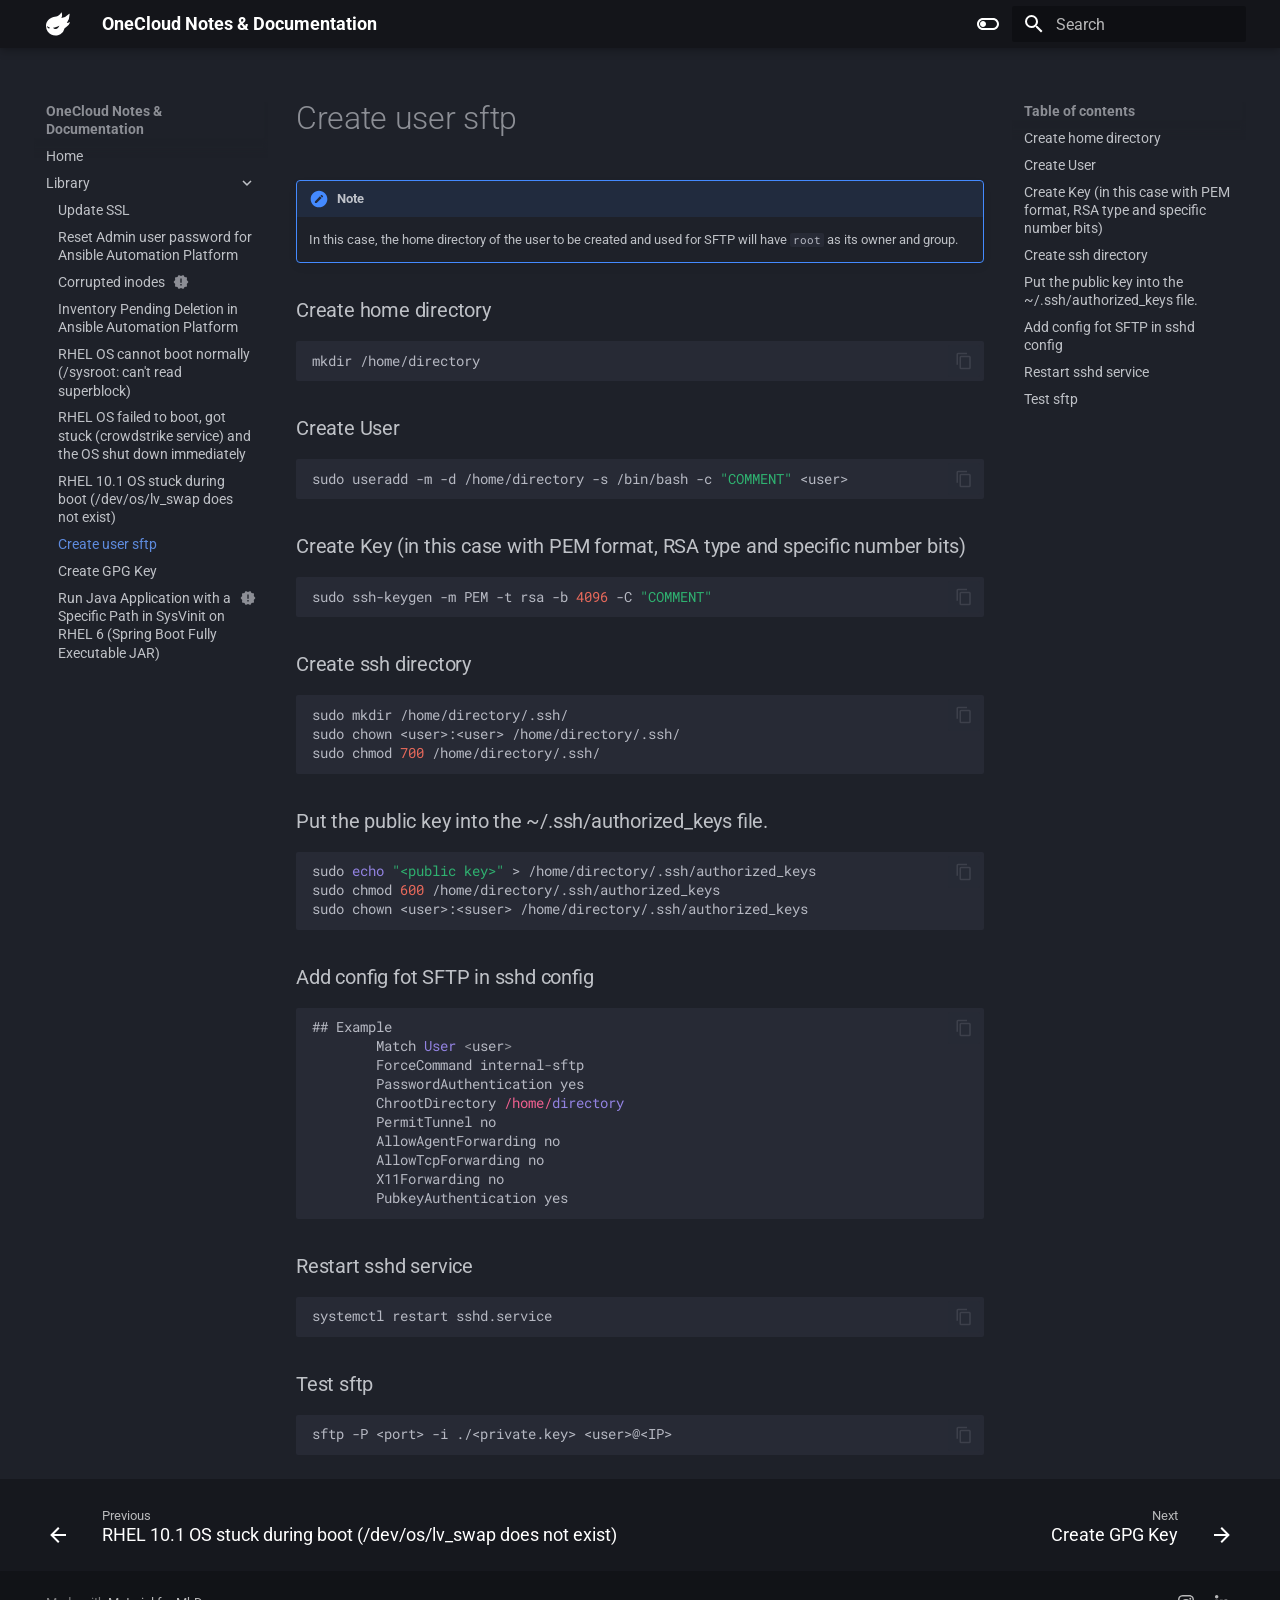
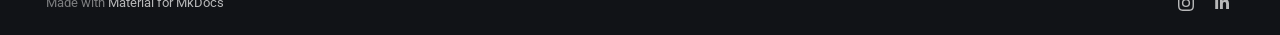
<file: create-user-sftp/index.html>
<!doctype html>
<html lang="en" class="no-js">
  <head>
    
      <meta charset="utf-8">
      <meta name="viewport" content="width=device-width,initial-scale=1">
      
      
      
        <link rel="canonical" href="https://sitename.example/create-user-sftp/">
      
      
        <link rel="prev" href="../swap-not-found/">
      
      
        <link rel="next" href="../create-gpg-key/">
      
      
        
      
      
      <link rel="icon" href="../assets/zcool.svg">
      <meta name="generator" content="mkdocs-1.6.1, mkdocs-material-9.7.6">
    
    
      
        <title>Create user sftp - OneCloud Notes & Documentation</title>
      
    
    
      <link rel="stylesheet" href="../assets/stylesheets/main.484c7ddc.min.css">
      
        
        <link rel="stylesheet" href="../assets/stylesheets/palette.ab4e12ef.min.css">
      
      


    
    
      
    
    
      
        
        
        <link rel="preconnect" href="https://fonts.gstatic.com" crossorigin>
        <link rel="stylesheet" href="https://fonts.googleapis.com/css?family=Roboto:300,300i,400,400i,700,700i%7CRoboto+Mono:400,400i,700,700i&display=fallback">
        <style>:root{--md-text-font:"Roboto";--md-code-font:"Roboto Mono"}</style>
      
    
    
      <link rel="stylesheet" href="../stylesheets/extra.css">
    
    <script>__md_scope=new URL("..",location),__md_hash=e=>[...e].reduce(((e,_)=>(e<<5)-e+_.charCodeAt(0)),0),__md_get=(e,_=localStorage,t=__md_scope)=>JSON.parse(_.getItem(t.pathname+"."+e)),__md_set=(e,_,t=localStorage,a=__md_scope)=>{try{t.setItem(a.pathname+"."+e,JSON.stringify(_))}catch(e){}}</script>
    
      

    
    
  </head>
  
  
    
    
      
    
    
    
    
    <body dir="ltr" data-md-color-scheme="slate" data-md-color-primary="black" data-md-color-accent="grey">
  
    
    <input class="md-toggle" data-md-toggle="drawer" type="checkbox" id="__drawer" autocomplete="off">
    <input class="md-toggle" data-md-toggle="search" type="checkbox" id="__search" autocomplete="off">
    <label class="md-overlay" for="__drawer"></label>
    <div data-md-component="skip">
      
        
        <a href="#create-home-directory" class="md-skip">
          Skip to content
        </a>
      
    </div>
    <div data-md-component="announce">
      
    </div>
    
    
      

  

<header class="md-header md-header--shadow" data-md-component="header">
  <nav class="md-header__inner md-grid" aria-label="Header">
    <a href=".." title="OneCloud Notes &amp; Documentation" class="md-header__button md-logo" aria-label="OneCloud Notes & Documentation" data-md-component="logo">
      
  
  <svg xmlns="http://www.w3.org/2000/svg" viewBox="0 0 24 24"><path d="M15.467.438q-.144-.016-.2.12-.87 2.096-3.067 3.157-1.03.5-1.916.67-1.574.304-2.762.631C3.442 6.135.197 9.2.01 13.59q-.138 3.23 1.657 5.85c2.826 4.127 8.452 5.384 12.722 2.732q3.421-2.126 4.359-6.186a.146.148 84 0 1 .084-.103c.282-.128.582-.226.857-.368q3.122-1.608 4.301-4.96a.181.183 13.8 0 0-.144-.24.25.25 0 0 0-.127.011q-1.406.49-2.909.666a.03.03 0 0 1-.028-.047q2.968-4.024 2.799-9.112-.004-.15-.148-.188a.175.17 28.9 0 0-.174.048q-3.21 3.437-7.715 4.185-.116.018-.063-.086c.805-1.595.766-3.625.145-5.23a.2.2 0 0 0-.158-.123zm-2.151 13.195q.146-.02.053.209a6.6 6.6 0 0 1-1.258 2.003q-1.319 1.445-3.265 1.139a2.95 2.95 0 0 1-1.856-1.111.09.09 0 0 1 .001-.109.15.15 0 0 1 .109-.058c2.184-.205 4.073-1.122 6.092-2.033a.5.5 0 0 1 .124-.04m-12.231.618q.06.006.182.11c.739.624 1.679 1.212 2.644 1.296a.12.12 0 0 1 .095.171c-.556 1.113-1.661.87-2.283.025a4.2 4.2 0 0 1-.665-1.358q-.073-.255.027-.244"/></svg>

    </a>
    <label class="md-header__button md-icon" for="__drawer">
      
      <svg xmlns="http://www.w3.org/2000/svg" viewBox="0 0 24 24"><path d="M3 6h18v2H3zm0 5h18v2H3zm0 5h18v2H3z"/></svg>
    </label>
    <div class="md-header__title" data-md-component="header-title">
      <div class="md-header__ellipsis">
        <div class="md-header__topic">
          <span class="md-ellipsis">
            OneCloud Notes & Documentation
          </span>
        </div>
        <div class="md-header__topic" data-md-component="header-topic">
          <span class="md-ellipsis">
            
              Create user sftp
            
          </span>
        </div>
      </div>
    </div>
    
      
        <form class="md-header__option" data-md-component="palette">
  
    
    
    
    <input class="md-option" data-md-color-media="" data-md-color-scheme="slate" data-md-color-primary="black" data-md-color-accent="grey"  aria-label="Dark mode"  type="radio" name="__palette" id="__palette_0">
    
      <label class="md-header__button md-icon" title="Dark mode" for="__palette_1" hidden>
        <svg xmlns="http://www.w3.org/2000/svg" viewBox="0 0 24 24"><path d="M17 6H7c-3.31 0-6 2.69-6 6s2.69 6 6 6h10c3.31 0 6-2.69 6-6s-2.69-6-6-6m0 10H7c-2.21 0-4-1.79-4-4s1.79-4 4-4h10c2.21 0 4 1.79 4 4s-1.79 4-4 4M7 9c-1.66 0-3 1.34-3 3s1.34 3 3 3 3-1.34 3-3-1.34-3-3-3"/></svg>
      </label>
    
  
    
    
    
    <input class="md-option" data-md-color-media="" data-md-color-scheme="default" data-md-color-primary="indigo" data-md-color-accent="grey"  aria-label="Light mode"  type="radio" name="__palette" id="__palette_1">
    
      <label class="md-header__button md-icon" title="Light mode" for="__palette_0" hidden>
        <svg xmlns="http://www.w3.org/2000/svg" viewBox="0 0 24 24"><path d="M17 7H7a5 5 0 0 0-5 5 5 5 0 0 0 5 5h10a5 5 0 0 0 5-5 5 5 0 0 0-5-5m0 8a3 3 0 0 1-3-3 3 3 0 0 1 3-3 3 3 0 0 1 3 3 3 3 0 0 1-3 3"/></svg>
      </label>
    
  
</form>
      
    
    
      <script>var palette=__md_get("__palette");if(palette&&palette.color){if("(prefers-color-scheme)"===palette.color.media){var media=matchMedia("(prefers-color-scheme: light)"),input=document.querySelector(media.matches?"[data-md-color-media='(prefers-color-scheme: light)']":"[data-md-color-media='(prefers-color-scheme: dark)']");palette.color.media=input.getAttribute("data-md-color-media"),palette.color.scheme=input.getAttribute("data-md-color-scheme"),palette.color.primary=input.getAttribute("data-md-color-primary"),palette.color.accent=input.getAttribute("data-md-color-accent")}for(var[key,value]of Object.entries(palette.color))document.body.setAttribute("data-md-color-"+key,value)}</script>
    
    
    
      
      
        <label class="md-header__button md-icon" for="__search">
          
          <svg xmlns="http://www.w3.org/2000/svg" viewBox="0 0 24 24"><path d="M9.5 3A6.5 6.5 0 0 1 16 9.5c0 1.61-.59 3.09-1.56 4.23l.27.27h.79l5 5-1.5 1.5-5-5v-.79l-.27-.27A6.52 6.52 0 0 1 9.5 16 6.5 6.5 0 0 1 3 9.5 6.5 6.5 0 0 1 9.5 3m0 2C7 5 5 7 5 9.5S7 14 9.5 14 14 12 14 9.5 12 5 9.5 5"/></svg>
        </label>
        <div class="md-search" data-md-component="search" role="dialog">
  <label class="md-search__overlay" for="__search"></label>
  <div class="md-search__inner" role="search">
    <form class="md-search__form" name="search">
      <input type="text" class="md-search__input" name="query" aria-label="Search" placeholder="Search" autocapitalize="off" autocorrect="off" autocomplete="off" spellcheck="false" data-md-component="search-query" required>
      <label class="md-search__icon md-icon" for="__search">
        
        <svg xmlns="http://www.w3.org/2000/svg" viewBox="0 0 24 24"><path d="M9.5 3A6.5 6.5 0 0 1 16 9.5c0 1.61-.59 3.09-1.56 4.23l.27.27h.79l5 5-1.5 1.5-5-5v-.79l-.27-.27A6.52 6.52 0 0 1 9.5 16 6.5 6.5 0 0 1 3 9.5 6.5 6.5 0 0 1 9.5 3m0 2C7 5 5 7 5 9.5S7 14 9.5 14 14 12 14 9.5 12 5 9.5 5"/></svg>
        
        <svg xmlns="http://www.w3.org/2000/svg" viewBox="0 0 24 24"><path d="M20 11v2H8l5.5 5.5-1.42 1.42L4.16 12l7.92-7.92L13.5 5.5 8 11z"/></svg>
      </label>
      <nav class="md-search__options" aria-label="Search">
        
        <button type="reset" class="md-search__icon md-icon" title="Clear" aria-label="Clear" tabindex="-1">
          
          <svg xmlns="http://www.w3.org/2000/svg" viewBox="0 0 24 24"><path d="M19 6.41 17.59 5 12 10.59 6.41 5 5 6.41 10.59 12 5 17.59 6.41 19 12 13.41 17.59 19 19 17.59 13.41 12z"/></svg>
        </button>
      </nav>
      
    </form>
    <div class="md-search__output">
      <div class="md-search__scrollwrap" tabindex="0" data-md-scrollfix>
        <div class="md-search-result" data-md-component="search-result">
          <div class="md-search-result__meta">
            Initializing search
          </div>
          <ol class="md-search-result__list" role="presentation"></ol>
        </div>
      </div>
    </div>
  </div>
</div>
      
    
    
  </nav>
  
</header>
    
    <div class="md-container" data-md-component="container">
      
      
        
          
        
      
      <main class="md-main" data-md-component="main">
        <div class="md-main__inner md-grid">
          
            
              
              <div class="md-sidebar md-sidebar--primary" data-md-component="sidebar" data-md-type="navigation" >
                <div class="md-sidebar__scrollwrap">
                  <div class="md-sidebar__inner">
                    



<nav class="md-nav md-nav--primary" aria-label="Navigation" data-md-level="0">
  <label class="md-nav__title" for="__drawer">
    <a href=".." title="OneCloud Notes &amp; Documentation" class="md-nav__button md-logo" aria-label="OneCloud Notes & Documentation" data-md-component="logo">
      
  
  <svg xmlns="http://www.w3.org/2000/svg" viewBox="0 0 24 24"><path d="M15.467.438q-.144-.016-.2.12-.87 2.096-3.067 3.157-1.03.5-1.916.67-1.574.304-2.762.631C3.442 6.135.197 9.2.01 13.59q-.138 3.23 1.657 5.85c2.826 4.127 8.452 5.384 12.722 2.732q3.421-2.126 4.359-6.186a.146.148 84 0 1 .084-.103c.282-.128.582-.226.857-.368q3.122-1.608 4.301-4.96a.181.183 13.8 0 0-.144-.24.25.25 0 0 0-.127.011q-1.406.49-2.909.666a.03.03 0 0 1-.028-.047q2.968-4.024 2.799-9.112-.004-.15-.148-.188a.175.17 28.9 0 0-.174.048q-3.21 3.437-7.715 4.185-.116.018-.063-.086c.805-1.595.766-3.625.145-5.23a.2.2 0 0 0-.158-.123zm-2.151 13.195q.146-.02.053.209a6.6 6.6 0 0 1-1.258 2.003q-1.319 1.445-3.265 1.139a2.95 2.95 0 0 1-1.856-1.111.09.09 0 0 1 .001-.109.15.15 0 0 1 .109-.058c2.184-.205 4.073-1.122 6.092-2.033a.5.5 0 0 1 .124-.04m-12.231.618q.06.006.182.11c.739.624 1.679 1.212 2.644 1.296a.12.12 0 0 1 .095.171c-.556 1.113-1.661.87-2.283.025a4.2 4.2 0 0 1-.665-1.358q-.073-.255.027-.244"/></svg>

    </a>
    OneCloud Notes & Documentation
  </label>
  
  <ul class="md-nav__list" data-md-scrollfix>
    
      
      
  
  
  
  
    <li class="md-nav__item">
      <a href=".." class="md-nav__link">
        
  
  
  <span class="md-ellipsis">
    
  
    Home
  

    
  </span>
  
  

      </a>
    </li>
  

    
      
      
  
  
    
  
  
  
    
    
      
        
      
        
      
        
      
        
      
        
      
        
      
        
      
        
      
        
      
        
      
    
    
    
    
    <li class="md-nav__item md-nav__item--active md-nav__item--nested">
      
        
        
        <input class="md-nav__toggle md-toggle " type="checkbox" id="__nav_2" checked>
        
          
          <label class="md-nav__link" for="__nav_2" id="__nav_2_label" tabindex="0">
            
  
  
  <span class="md-ellipsis">
    
  
    Library
  

    
  </span>
  
  

            <span class="md-nav__icon md-icon"></span>
          </label>
        
        <nav class="md-nav" data-md-level="1" aria-labelledby="__nav_2_label" aria-expanded="true">
          <label class="md-nav__title" for="__nav_2">
            <span class="md-nav__icon md-icon"></span>
            
  
    Library
  

          </label>
          <ul class="md-nav__list" data-md-scrollfix>
            
              
                
  
  
  
  
    <li class="md-nav__item">
      <a href="../Update-SSL/" class="md-nav__link">
        
  
  
  <span class="md-ellipsis">
    
  
    Update SSL
  

    
  </span>
  
  

      </a>
    </li>
  

              
            
              
                
  
  
  
  
    <li class="md-nav__item">
      <a href="../reset-admin-AAP/" class="md-nav__link">
        
  
  
  <span class="md-ellipsis">
    
  
    Reset Admin user password for Ansible Automation Platform
  

    
  </span>
  
  

      </a>
    </li>
  

              
            
              
                
  
  
  
  
    <li class="md-nav__item">
      <a href="../fsck-root/" class="md-nav__link">
        
  
  
  <span class="md-ellipsis">
    
  
    Corrupted inodes
  

    
  </span>
  
  
    
  
  
    <span class="md-status md-status--new" title="Recently added">
    </span>
  

  

      </a>
    </li>
  

              
            
              
                
  
  
  
  
    <li class="md-nav__item">
      <a href="../pending-Ansible/" class="md-nav__link">
        
  
  
  <span class="md-ellipsis">
    
  
    Inventory Pending Deletion in Ansible Automation Platform
  

    
  </span>
  
  

      </a>
    </li>
  

              
            
              
                
  
  
  
  
    <li class="md-nav__item">
      <a href="../extend-disk/" class="md-nav__link">
        
  
  
  <span class="md-ellipsis">
    
  
    RHEL OS cannot boot normally (/sysroot: can't read superblock)
  

    
  </span>
  
  

      </a>
    </li>
  

              
            
              
                
  
  
  
  
    <li class="md-nav__item">
      <a href="../os-failed/" class="md-nav__link">
        
  
  
  <span class="md-ellipsis">
    
  
    RHEL OS failed to boot, got stuck (crowdstrike service) and the OS shut down immediately
  

    
  </span>
  
  

      </a>
    </li>
  

              
            
              
                
  
  
  
  
    <li class="md-nav__item">
      <a href="../swap-not-found/" class="md-nav__link">
        
  
  
  <span class="md-ellipsis">
    
  
    RHEL 10.1 OS stuck during boot (/dev/os/lv_swap does not exist)
  

    
  </span>
  
  

      </a>
    </li>
  

              
            
              
                
  
  
    
  
  
  
    <li class="md-nav__item md-nav__item--active">
      
      <input class="md-nav__toggle md-toggle" type="checkbox" id="__toc">
      
      
      
        <label class="md-nav__link md-nav__link--active" for="__toc">
          
  
  
  <span class="md-ellipsis">
    
  
    Create user sftp
  

    
  </span>
  
  

          <span class="md-nav__icon md-icon"></span>
        </label>
      
      <a href="./" class="md-nav__link md-nav__link--active">
        
  
  
  <span class="md-ellipsis">
    
  
    Create user sftp
  

    
  </span>
  
  

      </a>
      
        

<nav class="md-nav md-nav--secondary" aria-label="Table of contents">
  
  
  
  
    <label class="md-nav__title" for="__toc">
      <span class="md-nav__icon md-icon"></span>
      Table of contents
    </label>
    <ul class="md-nav__list" data-md-component="toc" data-md-scrollfix>
      
        <li class="md-nav__item">
  <a href="#create-home-directory" class="md-nav__link">
    <span class="md-ellipsis">
      
        Create home directory
      
    </span>
  </a>
  
</li>
      
        <li class="md-nav__item">
  <a href="#create-user" class="md-nav__link">
    <span class="md-ellipsis">
      
        Create User
      
    </span>
  </a>
  
</li>
      
        <li class="md-nav__item">
  <a href="#create-key-in-this-case-with-pem-format-rsa-type-and-specific-number-bits" class="md-nav__link">
    <span class="md-ellipsis">
      
        Create Key (in this case with PEM format, RSA type and specific number bits)
      
    </span>
  </a>
  
</li>
      
        <li class="md-nav__item">
  <a href="#create-ssh-directory" class="md-nav__link">
    <span class="md-ellipsis">
      
        Create ssh directory
      
    </span>
  </a>
  
</li>
      
        <li class="md-nav__item">
  <a href="#put-the-public-key-into-the-sshauthorized_keys-file" class="md-nav__link">
    <span class="md-ellipsis">
      
        Put the public key into the ~/.ssh/authorized_keys file.
      
    </span>
  </a>
  
</li>
      
        <li class="md-nav__item">
  <a href="#add-config-fot-sftp-in-sshd-config" class="md-nav__link">
    <span class="md-ellipsis">
      
        Add config fot SFTP in sshd config
      
    </span>
  </a>
  
</li>
      
        <li class="md-nav__item">
  <a href="#restart-sshd-service" class="md-nav__link">
    <span class="md-ellipsis">
      
        Restart sshd service
      
    </span>
  </a>
  
</li>
      
        <li class="md-nav__item">
  <a href="#test-sftp" class="md-nav__link">
    <span class="md-ellipsis">
      
        Test sftp
      
    </span>
  </a>
  
</li>
      
    </ul>
  
</nav>
      
    </li>
  

              
            
              
                
  
  
  
  
    <li class="md-nav__item">
      <a href="../create-gpg-key/" class="md-nav__link">
        
  
  
  <span class="md-ellipsis">
    
  
    Create GPG Key
  

    
  </span>
  
  

      </a>
    </li>
  

              
            
              
                
  
  
  
  
    <li class="md-nav__item">
      <a href="../exec-jar-custom-java/" class="md-nav__link">
        
  
  
  <span class="md-ellipsis">
    
  
    Run Java Application with a Specific Path in SysVinit on RHEL 6 (Spring Boot Fully Executable JAR)
  

    
  </span>
  
  
    
  
  
    <span class="md-status md-status--new" title="Recently added">
    </span>
  

  

      </a>
    </li>
  

              
            
          </ul>
        </nav>
      
    </li>
  

    
  </ul>
</nav>
                  </div>
                </div>
              </div>
            
            
              
              <div class="md-sidebar md-sidebar--secondary" data-md-component="sidebar" data-md-type="toc" >
                <div class="md-sidebar__scrollwrap">
                  <div class="md-sidebar__inner">
                    

<nav class="md-nav md-nav--secondary" aria-label="Table of contents">
  
  
  
  
    <label class="md-nav__title" for="__toc">
      <span class="md-nav__icon md-icon"></span>
      Table of contents
    </label>
    <ul class="md-nav__list" data-md-component="toc" data-md-scrollfix>
      
        <li class="md-nav__item">
  <a href="#create-home-directory" class="md-nav__link">
    <span class="md-ellipsis">
      
        Create home directory
      
    </span>
  </a>
  
</li>
      
        <li class="md-nav__item">
  <a href="#create-user" class="md-nav__link">
    <span class="md-ellipsis">
      
        Create User
      
    </span>
  </a>
  
</li>
      
        <li class="md-nav__item">
  <a href="#create-key-in-this-case-with-pem-format-rsa-type-and-specific-number-bits" class="md-nav__link">
    <span class="md-ellipsis">
      
        Create Key (in this case with PEM format, RSA type and specific number bits)
      
    </span>
  </a>
  
</li>
      
        <li class="md-nav__item">
  <a href="#create-ssh-directory" class="md-nav__link">
    <span class="md-ellipsis">
      
        Create ssh directory
      
    </span>
  </a>
  
</li>
      
        <li class="md-nav__item">
  <a href="#put-the-public-key-into-the-sshauthorized_keys-file" class="md-nav__link">
    <span class="md-ellipsis">
      
        Put the public key into the ~/.ssh/authorized_keys file.
      
    </span>
  </a>
  
</li>
      
        <li class="md-nav__item">
  <a href="#add-config-fot-sftp-in-sshd-config" class="md-nav__link">
    <span class="md-ellipsis">
      
        Add config fot SFTP in sshd config
      
    </span>
  </a>
  
</li>
      
        <li class="md-nav__item">
  <a href="#restart-sshd-service" class="md-nav__link">
    <span class="md-ellipsis">
      
        Restart sshd service
      
    </span>
  </a>
  
</li>
      
        <li class="md-nav__item">
  <a href="#test-sftp" class="md-nav__link">
    <span class="md-ellipsis">
      
        Test sftp
      
    </span>
  </a>
  
</li>
      
    </ul>
  
</nav>
                  </div>
                </div>
              </div>
            
          
          
            <div class="md-content" data-md-component="content">
              
              <article class="md-content__inner md-typeset">
                
                  



  <h1>Create user sftp</h1>

<div class="admonition note">
<p class="admonition-title">Note</p>
<p>In this case, the home directory of the user to be created and used for SFTP will have <code>root</code> as its owner and group.</p>
</div>
<h3 id="create-home-directory">Create home directory</h3>
<div class="language-bash highlight"><pre><span></span><code><span id="__span-0-1"><a id="__codelineno-0-1" name="__codelineno-0-1" href="#__codelineno-0-1"></a>mkdir<span class="w"> </span>/home/directory
</span></code></pre></div>
<h3 id="create-user">Create User</h3>
<div class="language-bash highlight"><pre><span></span><code><span id="__span-1-1"><a id="__codelineno-1-1" name="__codelineno-1-1" href="#__codelineno-1-1"></a>sudo<span class="w"> </span>useradd<span class="w"> </span>-m<span class="w"> </span>-d<span class="w"> </span>/home/directory<span class="w"> </span>-s<span class="w"> </span>/bin/bash<span class="w"> </span>-c<span class="w"> </span><span class="s2">&quot;COMMENT&quot;</span><span class="w"> </span>&lt;user&gt;
</span></code></pre></div>
<h3 id="create-key-in-this-case-with-pem-format-rsa-type-and-specific-number-bits">Create Key (in this case with PEM format, RSA type and specific number bits)</h3>
<div class="language-bash highlight"><pre><span></span><code><span id="__span-2-1"><a id="__codelineno-2-1" name="__codelineno-2-1" href="#__codelineno-2-1"></a>sudo<span class="w"> </span>ssh-keygen<span class="w"> </span>-m<span class="w"> </span>PEM<span class="w"> </span>-t<span class="w"> </span>rsa<span class="w"> </span>-b<span class="w"> </span><span class="m">4096</span><span class="w"> </span>-C<span class="w"> </span><span class="s2">&quot;COMMENT&quot;</span>
</span></code></pre></div>
<h3 id="create-ssh-directory">Create ssh directory</h3>
<div class="language-bash highlight"><pre><span></span><code><span id="__span-3-1"><a id="__codelineno-3-1" name="__codelineno-3-1" href="#__codelineno-3-1"></a>sudo<span class="w"> </span>mkdir<span class="w"> </span>/home/directory/.ssh/<span class="w"> </span>
</span><span id="__span-3-2"><a id="__codelineno-3-2" name="__codelineno-3-2" href="#__codelineno-3-2"></a>sudo<span class="w"> </span>chown<span class="w"> </span>&lt;user&gt;:&lt;user&gt;<span class="w"> </span>/home/directory/.ssh/<span class="w"> </span>
</span><span id="__span-3-3"><a id="__codelineno-3-3" name="__codelineno-3-3" href="#__codelineno-3-3"></a>sudo<span class="w"> </span>chmod<span class="w"> </span><span class="m">700</span><span class="w"> </span>/home/directory/.ssh/<span class="w">  </span>
</span></code></pre></div>
<h3 id="put-the-public-key-into-the-sshauthorized_keys-file">Put the public key into the ~/.ssh/authorized_keys file.</h3>
<div class="language-bash highlight"><pre><span></span><code><span id="__span-4-1"><a id="__codelineno-4-1" name="__codelineno-4-1" href="#__codelineno-4-1"></a>sudo<span class="w"> </span><span class="nb">echo</span><span class="w"> </span><span class="s2">&quot;&lt;public key&gt;&quot;</span><span class="w"> </span>&gt;<span class="w"> </span>/home/directory/.ssh/authorized_keys
</span><span id="__span-4-2"><a id="__codelineno-4-2" name="__codelineno-4-2" href="#__codelineno-4-2"></a>sudo<span class="w"> </span>chmod<span class="w"> </span><span class="m">600</span><span class="w"> </span>/home/directory/.ssh/authorized_keys
</span><span id="__span-4-3"><a id="__codelineno-4-3" name="__codelineno-4-3" href="#__codelineno-4-3"></a>sudo<span class="w"> </span>chown<span class="w"> </span>&lt;user&gt;:&lt;suser&gt;<span class="w"> </span>/home/directory/.ssh/authorized_keys
</span></code></pre></div>
<h3 id="add-config-fot-sftp-in-sshd-config">Add config fot SFTP in sshd config</h3>
<div class="language-vim highlight"><pre><span></span><code><span id="__span-5-1"><a id="__codelineno-5-1" name="__codelineno-5-1" href="#__codelineno-5-1"></a>## Example
</span><span id="__span-5-2"><a id="__codelineno-5-2" name="__codelineno-5-2" href="#__codelineno-5-2"></a>        Match <span class="nb">User</span> <span class="p">&lt;</span>user<span class="p">&gt;</span>
</span><span id="__span-5-3"><a id="__codelineno-5-3" name="__codelineno-5-3" href="#__codelineno-5-3"></a>        ForceCommand internal<span class="p">-</span>sftp
</span><span id="__span-5-4"><a id="__codelineno-5-4" name="__codelineno-5-4" href="#__codelineno-5-4"></a>        PasswordAuthentication yes
</span><span id="__span-5-5"><a id="__codelineno-5-5" name="__codelineno-5-5" href="#__codelineno-5-5"></a>        ChrootDirectory <span class="sr">/home/</span><span class="nb">directory</span>
</span><span id="__span-5-6"><a id="__codelineno-5-6" name="__codelineno-5-6" href="#__codelineno-5-6"></a>        PermitTunnel no
</span><span id="__span-5-7"><a id="__codelineno-5-7" name="__codelineno-5-7" href="#__codelineno-5-7"></a>        AllowAgentForwarding no
</span><span id="__span-5-8"><a id="__codelineno-5-8" name="__codelineno-5-8" href="#__codelineno-5-8"></a>        AllowTcpForwarding no
</span><span id="__span-5-9"><a id="__codelineno-5-9" name="__codelineno-5-9" href="#__codelineno-5-9"></a>        X11Forwarding no
</span><span id="__span-5-10"><a id="__codelineno-5-10" name="__codelineno-5-10" href="#__codelineno-5-10"></a>        PubkeyAuthentication yes
</span></code></pre></div>
<h3 id="restart-sshd-service">Restart sshd service</h3>
<div class="language-text highlight"><pre><span></span><code><span id="__span-6-1"><a id="__codelineno-6-1" name="__codelineno-6-1" href="#__codelineno-6-1"></a>systemctl restart sshd.service
</span></code></pre></div>
<h3 id="test-sftp">Test sftp</h3>
<div class="language-text highlight"><pre><span></span><code><span id="__span-7-1"><a id="__codelineno-7-1" name="__codelineno-7-1" href="#__codelineno-7-1"></a>sftp -P &lt;port&gt; -i ./&lt;private.key&gt; &lt;user&gt;@&lt;IP&gt;
</span></code></pre></div>







  
  






                
              </article>
            </div>
          
          
  <script>var tabs=__md_get("__tabs");if(Array.isArray(tabs))e:for(var set of document.querySelectorAll(".tabbed-set")){var labels=set.querySelector(".tabbed-labels");for(var tab of tabs)for(var label of labels.getElementsByTagName("label"))if(label.innerText.trim()===tab){var input=document.getElementById(label.htmlFor);input.checked=!0;continue e}}</script>

<script>var target=document.getElementById(location.hash.slice(1));target&&target.name&&(target.checked=target.name.startsWith("__tabbed_"))</script>
        </div>
        
      </main>
      
        <footer class="md-footer">
  
    
      
      <nav class="md-footer__inner md-grid" aria-label="Footer" >
        
          
          <a href="../swap-not-found/" class="md-footer__link md-footer__link--prev" aria-label="Previous: RHEL 10.1 OS stuck during boot (/dev/os/lv_swap does not exist)">
            <div class="md-footer__button md-icon">
              
              <svg xmlns="http://www.w3.org/2000/svg" viewBox="0 0 24 24"><path d="M20 11v2H8l5.5 5.5-1.42 1.42L4.16 12l7.92-7.92L13.5 5.5 8 11z"/></svg>
            </div>
            <div class="md-footer__title">
              <span class="md-footer__direction">
                Previous
              </span>
              <div class="md-ellipsis">
                RHEL 10.1 OS stuck during boot (/dev/os/lv_swap does not exist)
              </div>
            </div>
          </a>
        
        
          
          <a href="../create-gpg-key/" class="md-footer__link md-footer__link--next" aria-label="Next: Create GPG Key">
            <div class="md-footer__title">
              <span class="md-footer__direction">
                Next
              </span>
              <div class="md-ellipsis">
                Create GPG Key
              </div>
            </div>
            <div class="md-footer__button md-icon">
              
              <svg xmlns="http://www.w3.org/2000/svg" viewBox="0 0 24 24"><path d="M4 11v2h12l-5.5 5.5 1.42 1.42L19.84 12l-7.92-7.92L10.5 5.5 16 11z"/></svg>
            </div>
          </a>
        
      </nav>
    
  
  <div class="md-footer-meta md-typeset">
    <div class="md-footer-meta__inner md-grid">
      <div class="md-copyright">
  
  
    Made with
    <a href="https://squidfunk.github.io/mkdocs-material/" target="_blank" rel="noopener">
      Material for MkDocs
    </a>
  
</div>
      
        
<div class="md-social">
  
    
    
    
    
      
      
    
    <a href="https://www.instagram.com/wnnn23_/" target="_blank" rel="noopener" title="www.instagram.com" class="md-social__link">
      <svg xmlns="http://www.w3.org/2000/svg" viewBox="0 0 24 24"><path d="M7.03.084c-1.277.06-2.149.264-2.91.563a5.9 5.9 0 0 0-2.124 1.388 5.9 5.9 0 0 0-1.38 2.127C.321 4.926.12 5.8.064 7.076s-.069 1.688-.063 4.947.021 3.667.083 4.947c.061 1.277.264 2.149.563 2.911.308.789.72 1.457 1.388 2.123a5.9 5.9 0 0 0 2.129 1.38c.763.295 1.636.496 2.913.552 1.278.056 1.689.069 4.947.063s3.668-.021 4.947-.082c1.28-.06 2.147-.265 2.91-.563a5.9 5.9 0 0 0 2.123-1.388 5.9 5.9 0 0 0 1.38-2.129c.295-.763.496-1.636.551-2.912.056-1.28.07-1.69.063-4.948-.006-3.258-.02-3.667-.081-4.947-.06-1.28-.264-2.148-.564-2.911a5.9 5.9 0 0 0-1.387-2.123 5.86 5.86 0 0 0-2.128-1.38C19.074.322 18.202.12 16.924.066 15.647.009 15.236-.006 11.977 0S8.31.021 7.03.084m.14 21.693c-1.17-.05-1.805-.245-2.228-.408a3.7 3.7 0 0 1-1.382-.895 3.7 3.7 0 0 1-.9-1.378c-.165-.423-.363-1.058-.417-2.228-.06-1.264-.072-1.644-.08-4.848-.006-3.204.006-3.583.061-4.848.05-1.169.246-1.805.408-2.228.216-.561.477-.96.895-1.382a3.7 3.7 0 0 1 1.379-.9c.423-.165 1.057-.361 2.227-.417 1.265-.06 1.644-.072 4.848-.08 3.203-.006 3.583.006 4.85.062 1.168.05 1.804.244 2.227.408.56.216.96.475 1.382.895s.681.817.9 1.378c.165.422.362 1.056.417 2.227.06 1.265.074 1.645.08 4.848.005 3.203-.006 3.583-.061 4.848-.051 1.17-.245 1.805-.408 2.23-.216.56-.477.96-.896 1.38a3.7 3.7 0 0 1-1.378.9c-.422.165-1.058.362-2.226.418-1.266.06-1.645.072-4.85.079s-3.582-.006-4.848-.06m9.783-16.192a1.44 1.44 0 1 0 1.437-1.442 1.44 1.44 0 0 0-1.437 1.442M5.839 12.012a6.161 6.161 0 1 0 12.323-.024 6.162 6.162 0 0 0-12.323.024M8 12.008A4 4 0 1 1 12.008 16 4 4 0 0 1 8 12.008"/></svg>
    </a>
  
    
    
    
    
      
      
    
    <a href="https://www.linkedin.com/in/mohammad-alwan-252454280/" target="_blank" rel="noopener" title="www.linkedin.com" class="md-social__link">
      <svg xmlns="http://www.w3.org/2000/svg" viewBox="0 0 448 512"><!--! Font Awesome Free 7.1.0 by @fontawesome - https://fontawesome.com License - https://fontawesome.com/license/free (Icons: CC BY 4.0, Fonts: SIL OFL 1.1, Code: MIT License) Copyright 2025 Fonticons, Inc.--><path d="M100.3 448H7.4V148.9h92.9zM53.8 108.1C24.1 108.1 0 83.5 0 53.8c0-14.3 5.7-27.9 15.8-38S39.6 0 53.8 0s27.9 5.7 38 15.8 15.8 23.8 15.8 38c0 29.7-24.1 54.3-53.8 54.3M447.9 448h-92.7V302.4c0-34.7-.7-79.2-48.3-79.2-48.3 0-55.7 37.7-55.7 76.7V448h-92.8V148.9h89.1v40.8h1.3c12.4-23.5 42.7-48.3 87.9-48.3 94 0 111.3 61.9 111.3 142.3V448z"/></svg>
    </a>
  
</div>
      
    </div>
  </div>
</footer>
      
    </div>
    <div class="md-dialog" data-md-component="dialog">
      <div class="md-dialog__inner md-typeset"></div>
    </div>
    
    
    
      
      
      <script id="__config" type="application/json">{"annotate": null, "base": "..", "features": ["navigation.indexes", "navigation.footer", "navigation.expand", "content.code.copy", "content.tabs.link", "content.code.annotate"], "search": "../assets/javascripts/workers/search.2c215733.min.js", "tags": null, "translations": {"clipboard.copied": "Copied to clipboard", "clipboard.copy": "Copy to clipboard", "search.result.more.one": "1 more on this page", "search.result.more.other": "# more on this page", "search.result.none": "No matching documents", "search.result.one": "1 matching document", "search.result.other": "# matching documents", "search.result.placeholder": "Type to start searching", "search.result.term.missing": "Missing", "select.version": "Select version"}, "version": null}</script>
    
    
      <script src="../assets/javascripts/bundle.79ae519e.min.js"></script>
      
    
  </body>
</html>
</file>
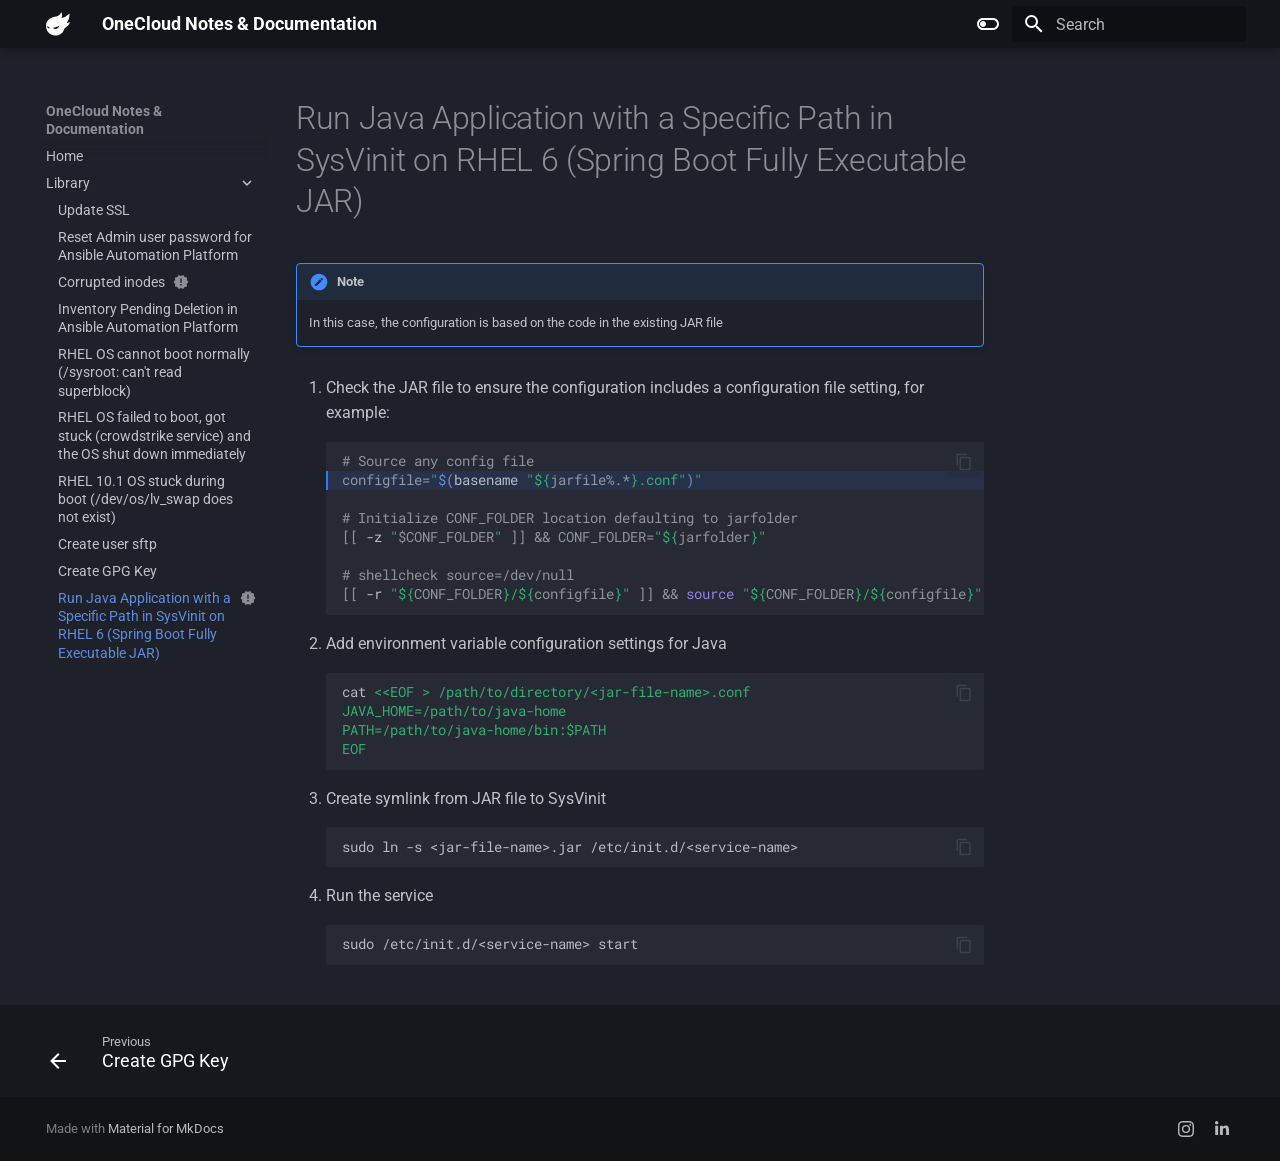
<file: exec-jar-custom-java/index.html>
<!doctype html>
<html lang="en" class="no-js">
  <head>
    
      <meta charset="utf-8">
      <meta name="viewport" content="width=device-width,initial-scale=1">
      
      
      
        <link rel="canonical" href="https://sitename.example/exec-jar-custom-java/">
      
      
        <link rel="prev" href="../create-gpg-key/">
      
      
      
        
      
      
      <link rel="icon" href="../assets/zcool.svg">
      <meta name="generator" content="mkdocs-1.6.1, mkdocs-material-9.7.6">
    
    
      
        <title>Run Java Application with a Specific Path in SysVinit on RHEL 6 (Spring Boot Fully Executable JAR) - OneCloud Notes & Documentation</title>
      
    
    
      <link rel="stylesheet" href="../assets/stylesheets/main.484c7ddc.min.css">
      
        
        <link rel="stylesheet" href="../assets/stylesheets/palette.ab4e12ef.min.css">
      
      


    
    
      
    
    
      
        
        
        <link rel="preconnect" href="https://fonts.gstatic.com" crossorigin>
        <link rel="stylesheet" href="https://fonts.googleapis.com/css?family=Roboto:300,300i,400,400i,700,700i%7CRoboto+Mono:400,400i,700,700i&display=fallback">
        <style>:root{--md-text-font:"Roboto";--md-code-font:"Roboto Mono"}</style>
      
    
    
      <link rel="stylesheet" href="../stylesheets/extra.css">
    
    <script>__md_scope=new URL("..",location),__md_hash=e=>[...e].reduce(((e,_)=>(e<<5)-e+_.charCodeAt(0)),0),__md_get=(e,_=localStorage,t=__md_scope)=>JSON.parse(_.getItem(t.pathname+"."+e)),__md_set=(e,_,t=localStorage,a=__md_scope)=>{try{t.setItem(a.pathname+"."+e,JSON.stringify(_))}catch(e){}}</script>
    
      

    
    
  </head>
  
  
    
    
      
    
    
    
    
    <body dir="ltr" data-md-color-scheme="slate" data-md-color-primary="black" data-md-color-accent="grey">
  
    
    <input class="md-toggle" data-md-toggle="drawer" type="checkbox" id="__drawer" autocomplete="off">
    <input class="md-toggle" data-md-toggle="search" type="checkbox" id="__search" autocomplete="off">
    <label class="md-overlay" for="__drawer"></label>
    <div data-md-component="skip">
      
        
        <a href="#run-java-application-with-a-specific-path-in-sysvinit-on-rhel-6-spring-boot-fully-executable-jar" class="md-skip">
          Skip to content
        </a>
      
    </div>
    <div data-md-component="announce">
      
    </div>
    
    
      

  

<header class="md-header md-header--shadow" data-md-component="header">
  <nav class="md-header__inner md-grid" aria-label="Header">
    <a href=".." title="OneCloud Notes &amp; Documentation" class="md-header__button md-logo" aria-label="OneCloud Notes & Documentation" data-md-component="logo">
      
  
  <svg xmlns="http://www.w3.org/2000/svg" viewBox="0 0 24 24"><path d="M15.467.438q-.144-.016-.2.12-.87 2.096-3.067 3.157-1.03.5-1.916.67-1.574.304-2.762.631C3.442 6.135.197 9.2.01 13.59q-.138 3.23 1.657 5.85c2.826 4.127 8.452 5.384 12.722 2.732q3.421-2.126 4.359-6.186a.146.148 84 0 1 .084-.103c.282-.128.582-.226.857-.368q3.122-1.608 4.301-4.96a.181.183 13.8 0 0-.144-.24.25.25 0 0 0-.127.011q-1.406.49-2.909.666a.03.03 0 0 1-.028-.047q2.968-4.024 2.799-9.112-.004-.15-.148-.188a.175.17 28.9 0 0-.174.048q-3.21 3.437-7.715 4.185-.116.018-.063-.086c.805-1.595.766-3.625.145-5.23a.2.2 0 0 0-.158-.123zm-2.151 13.195q.146-.02.053.209a6.6 6.6 0 0 1-1.258 2.003q-1.319 1.445-3.265 1.139a2.95 2.95 0 0 1-1.856-1.111.09.09 0 0 1 .001-.109.15.15 0 0 1 .109-.058c2.184-.205 4.073-1.122 6.092-2.033a.5.5 0 0 1 .124-.04m-12.231.618q.06.006.182.11c.739.624 1.679 1.212 2.644 1.296a.12.12 0 0 1 .095.171c-.556 1.113-1.661.87-2.283.025a4.2 4.2 0 0 1-.665-1.358q-.073-.255.027-.244"/></svg>

    </a>
    <label class="md-header__button md-icon" for="__drawer">
      
      <svg xmlns="http://www.w3.org/2000/svg" viewBox="0 0 24 24"><path d="M3 6h18v2H3zm0 5h18v2H3zm0 5h18v2H3z"/></svg>
    </label>
    <div class="md-header__title" data-md-component="header-title">
      <div class="md-header__ellipsis">
        <div class="md-header__topic">
          <span class="md-ellipsis">
            OneCloud Notes & Documentation
          </span>
        </div>
        <div class="md-header__topic" data-md-component="header-topic">
          <span class="md-ellipsis">
            
              Run Java Application with a Specific Path in SysVinit on RHEL 6 (Spring Boot Fully Executable JAR)
            
          </span>
        </div>
      </div>
    </div>
    
      
        <form class="md-header__option" data-md-component="palette">
  
    
    
    
    <input class="md-option" data-md-color-media="" data-md-color-scheme="slate" data-md-color-primary="black" data-md-color-accent="grey"  aria-label="Dark mode"  type="radio" name="__palette" id="__palette_0">
    
      <label class="md-header__button md-icon" title="Dark mode" for="__palette_1" hidden>
        <svg xmlns="http://www.w3.org/2000/svg" viewBox="0 0 24 24"><path d="M17 6H7c-3.31 0-6 2.69-6 6s2.69 6 6 6h10c3.31 0 6-2.69 6-6s-2.69-6-6-6m0 10H7c-2.21 0-4-1.79-4-4s1.79-4 4-4h10c2.21 0 4 1.79 4 4s-1.79 4-4 4M7 9c-1.66 0-3 1.34-3 3s1.34 3 3 3 3-1.34 3-3-1.34-3-3-3"/></svg>
      </label>
    
  
    
    
    
    <input class="md-option" data-md-color-media="" data-md-color-scheme="default" data-md-color-primary="indigo" data-md-color-accent="grey"  aria-label="Light mode"  type="radio" name="__palette" id="__palette_1">
    
      <label class="md-header__button md-icon" title="Light mode" for="__palette_0" hidden>
        <svg xmlns="http://www.w3.org/2000/svg" viewBox="0 0 24 24"><path d="M17 7H7a5 5 0 0 0-5 5 5 5 0 0 0 5 5h10a5 5 0 0 0 5-5 5 5 0 0 0-5-5m0 8a3 3 0 0 1-3-3 3 3 0 0 1 3-3 3 3 0 0 1 3 3 3 3 0 0 1-3 3"/></svg>
      </label>
    
  
</form>
      
    
    
      <script>var palette=__md_get("__palette");if(palette&&palette.color){if("(prefers-color-scheme)"===palette.color.media){var media=matchMedia("(prefers-color-scheme: light)"),input=document.querySelector(media.matches?"[data-md-color-media='(prefers-color-scheme: light)']":"[data-md-color-media='(prefers-color-scheme: dark)']");palette.color.media=input.getAttribute("data-md-color-media"),palette.color.scheme=input.getAttribute("data-md-color-scheme"),palette.color.primary=input.getAttribute("data-md-color-primary"),palette.color.accent=input.getAttribute("data-md-color-accent")}for(var[key,value]of Object.entries(palette.color))document.body.setAttribute("data-md-color-"+key,value)}</script>
    
    
    
      
      
        <label class="md-header__button md-icon" for="__search">
          
          <svg xmlns="http://www.w3.org/2000/svg" viewBox="0 0 24 24"><path d="M9.5 3A6.5 6.5 0 0 1 16 9.5c0 1.61-.59 3.09-1.56 4.23l.27.27h.79l5 5-1.5 1.5-5-5v-.79l-.27-.27A6.52 6.52 0 0 1 9.5 16 6.5 6.5 0 0 1 3 9.5 6.5 6.5 0 0 1 9.5 3m0 2C7 5 5 7 5 9.5S7 14 9.5 14 14 12 14 9.5 12 5 9.5 5"/></svg>
        </label>
        <div class="md-search" data-md-component="search" role="dialog">
  <label class="md-search__overlay" for="__search"></label>
  <div class="md-search__inner" role="search">
    <form class="md-search__form" name="search">
      <input type="text" class="md-search__input" name="query" aria-label="Search" placeholder="Search" autocapitalize="off" autocorrect="off" autocomplete="off" spellcheck="false" data-md-component="search-query" required>
      <label class="md-search__icon md-icon" for="__search">
        
        <svg xmlns="http://www.w3.org/2000/svg" viewBox="0 0 24 24"><path d="M9.5 3A6.5 6.5 0 0 1 16 9.5c0 1.61-.59 3.09-1.56 4.23l.27.27h.79l5 5-1.5 1.5-5-5v-.79l-.27-.27A6.52 6.52 0 0 1 9.5 16 6.5 6.5 0 0 1 3 9.5 6.5 6.5 0 0 1 9.5 3m0 2C7 5 5 7 5 9.5S7 14 9.5 14 14 12 14 9.5 12 5 9.5 5"/></svg>
        
        <svg xmlns="http://www.w3.org/2000/svg" viewBox="0 0 24 24"><path d="M20 11v2H8l5.5 5.5-1.42 1.42L4.16 12l7.92-7.92L13.5 5.5 8 11z"/></svg>
      </label>
      <nav class="md-search__options" aria-label="Search">
        
        <button type="reset" class="md-search__icon md-icon" title="Clear" aria-label="Clear" tabindex="-1">
          
          <svg xmlns="http://www.w3.org/2000/svg" viewBox="0 0 24 24"><path d="M19 6.41 17.59 5 12 10.59 6.41 5 5 6.41 10.59 12 5 17.59 6.41 19 12 13.41 17.59 19 19 17.59 13.41 12z"/></svg>
        </button>
      </nav>
      
    </form>
    <div class="md-search__output">
      <div class="md-search__scrollwrap" tabindex="0" data-md-scrollfix>
        <div class="md-search-result" data-md-component="search-result">
          <div class="md-search-result__meta">
            Initializing search
          </div>
          <ol class="md-search-result__list" role="presentation"></ol>
        </div>
      </div>
    </div>
  </div>
</div>
      
    
    
  </nav>
  
</header>
    
    <div class="md-container" data-md-component="container">
      
      
        
          
        
      
      <main class="md-main" data-md-component="main">
        <div class="md-main__inner md-grid">
          
            
              
              <div class="md-sidebar md-sidebar--primary" data-md-component="sidebar" data-md-type="navigation" >
                <div class="md-sidebar__scrollwrap">
                  <div class="md-sidebar__inner">
                    



<nav class="md-nav md-nav--primary" aria-label="Navigation" data-md-level="0">
  <label class="md-nav__title" for="__drawer">
    <a href=".." title="OneCloud Notes &amp; Documentation" class="md-nav__button md-logo" aria-label="OneCloud Notes & Documentation" data-md-component="logo">
      
  
  <svg xmlns="http://www.w3.org/2000/svg" viewBox="0 0 24 24"><path d="M15.467.438q-.144-.016-.2.12-.87 2.096-3.067 3.157-1.03.5-1.916.67-1.574.304-2.762.631C3.442 6.135.197 9.2.01 13.59q-.138 3.23 1.657 5.85c2.826 4.127 8.452 5.384 12.722 2.732q3.421-2.126 4.359-6.186a.146.148 84 0 1 .084-.103c.282-.128.582-.226.857-.368q3.122-1.608 4.301-4.96a.181.183 13.8 0 0-.144-.24.25.25 0 0 0-.127.011q-1.406.49-2.909.666a.03.03 0 0 1-.028-.047q2.968-4.024 2.799-9.112-.004-.15-.148-.188a.175.17 28.9 0 0-.174.048q-3.21 3.437-7.715 4.185-.116.018-.063-.086c.805-1.595.766-3.625.145-5.23a.2.2 0 0 0-.158-.123zm-2.151 13.195q.146-.02.053.209a6.6 6.6 0 0 1-1.258 2.003q-1.319 1.445-3.265 1.139a2.95 2.95 0 0 1-1.856-1.111.09.09 0 0 1 .001-.109.15.15 0 0 1 .109-.058c2.184-.205 4.073-1.122 6.092-2.033a.5.5 0 0 1 .124-.04m-12.231.618q.06.006.182.11c.739.624 1.679 1.212 2.644 1.296a.12.12 0 0 1 .095.171c-.556 1.113-1.661.87-2.283.025a4.2 4.2 0 0 1-.665-1.358q-.073-.255.027-.244"/></svg>

    </a>
    OneCloud Notes & Documentation
  </label>
  
  <ul class="md-nav__list" data-md-scrollfix>
    
      
      
  
  
  
  
    <li class="md-nav__item">
      <a href=".." class="md-nav__link">
        
  
  
  <span class="md-ellipsis">
    
  
    Home
  

    
  </span>
  
  

      </a>
    </li>
  

    
      
      
  
  
    
  
  
  
    
    
      
        
      
        
      
        
      
        
      
        
      
        
      
        
      
        
      
        
      
        
      
    
    
    
    
    <li class="md-nav__item md-nav__item--active md-nav__item--nested">
      
        
        
        <input class="md-nav__toggle md-toggle " type="checkbox" id="__nav_2" checked>
        
          
          <label class="md-nav__link" for="__nav_2" id="__nav_2_label" tabindex="0">
            
  
  
  <span class="md-ellipsis">
    
  
    Library
  

    
  </span>
  
  

            <span class="md-nav__icon md-icon"></span>
          </label>
        
        <nav class="md-nav" data-md-level="1" aria-labelledby="__nav_2_label" aria-expanded="true">
          <label class="md-nav__title" for="__nav_2">
            <span class="md-nav__icon md-icon"></span>
            
  
    Library
  

          </label>
          <ul class="md-nav__list" data-md-scrollfix>
            
              
                
  
  
  
  
    <li class="md-nav__item">
      <a href="../Update-SSL/" class="md-nav__link">
        
  
  
  <span class="md-ellipsis">
    
  
    Update SSL
  

    
  </span>
  
  

      </a>
    </li>
  

              
            
              
                
  
  
  
  
    <li class="md-nav__item">
      <a href="../reset-admin-AAP/" class="md-nav__link">
        
  
  
  <span class="md-ellipsis">
    
  
    Reset Admin user password for Ansible Automation Platform
  

    
  </span>
  
  

      </a>
    </li>
  

              
            
              
                
  
  
  
  
    <li class="md-nav__item">
      <a href="../fsck-root/" class="md-nav__link">
        
  
  
  <span class="md-ellipsis">
    
  
    Corrupted inodes
  

    
  </span>
  
  
    
  
  
    <span class="md-status md-status--new" title="Recently added">
    </span>
  

  

      </a>
    </li>
  

              
            
              
                
  
  
  
  
    <li class="md-nav__item">
      <a href="../pending-Ansible/" class="md-nav__link">
        
  
  
  <span class="md-ellipsis">
    
  
    Inventory Pending Deletion in Ansible Automation Platform
  

    
  </span>
  
  

      </a>
    </li>
  

              
            
              
                
  
  
  
  
    <li class="md-nav__item">
      <a href="../extend-disk/" class="md-nav__link">
        
  
  
  <span class="md-ellipsis">
    
  
    RHEL OS cannot boot normally (/sysroot: can't read superblock)
  

    
  </span>
  
  

      </a>
    </li>
  

              
            
              
                
  
  
  
  
    <li class="md-nav__item">
      <a href="../os-failed/" class="md-nav__link">
        
  
  
  <span class="md-ellipsis">
    
  
    RHEL OS failed to boot, got stuck (crowdstrike service) and the OS shut down immediately
  

    
  </span>
  
  

      </a>
    </li>
  

              
            
              
                
  
  
  
  
    <li class="md-nav__item">
      <a href="../swap-not-found/" class="md-nav__link">
        
  
  
  <span class="md-ellipsis">
    
  
    RHEL 10.1 OS stuck during boot (/dev/os/lv_swap does not exist)
  

    
  </span>
  
  

      </a>
    </li>
  

              
            
              
                
  
  
  
  
    <li class="md-nav__item">
      <a href="../create-user-sftp/" class="md-nav__link">
        
  
  
  <span class="md-ellipsis">
    
  
    Create user sftp
  

    
  </span>
  
  

      </a>
    </li>
  

              
            
              
                
  
  
  
  
    <li class="md-nav__item">
      <a href="../create-gpg-key/" class="md-nav__link">
        
  
  
  <span class="md-ellipsis">
    
  
    Create GPG Key
  

    
  </span>
  
  

      </a>
    </li>
  

              
            
              
                
  
  
    
  
  
  
    <li class="md-nav__item md-nav__item--active">
      
      <input class="md-nav__toggle md-toggle" type="checkbox" id="__toc">
      
      
        
      
      
      <a href="./" class="md-nav__link md-nav__link--active">
        
  
  
  <span class="md-ellipsis">
    
  
    Run Java Application with a Specific Path in SysVinit on RHEL 6 (Spring Boot Fully Executable JAR)
  

    
  </span>
  
  
    
  
  
    <span class="md-status md-status--new" title="Recently added">
    </span>
  

  

      </a>
      
    </li>
  

              
            
          </ul>
        </nav>
      
    </li>
  

    
  </ul>
</nav>
                  </div>
                </div>
              </div>
            
            
              
              <div class="md-sidebar md-sidebar--secondary" data-md-component="sidebar" data-md-type="toc" >
                <div class="md-sidebar__scrollwrap">
                  <div class="md-sidebar__inner">
                    

<nav class="md-nav md-nav--secondary" aria-label="Table of contents">
  
  
  
    
  
  
</nav>
                  </div>
                </div>
              </div>
            
          
          
            <div class="md-content" data-md-component="content">
              
              <article class="md-content__inner md-typeset">
                
                  



<h1 id="run-java-application-with-a-specific-path-in-sysvinit-on-rhel-6-spring-boot-fully-executable-jar">Run Java Application with a Specific Path in SysVinit on RHEL 6 (Spring Boot Fully Executable JAR)</h1>
<div class="admonition note">
<p class="admonition-title">Note</p>
<p>In this case, the configuration is based on the code in the existing JAR file</p>
</div>
<ol>
<li>
<p>Check the JAR file to ensure the configuration includes a configuration file setting, for example:
    <div class="language-bash highlight"><pre><span></span><code><span id="__span-0-1"><a id="__codelineno-0-1" name="__codelineno-0-1" href="#__codelineno-0-1"></a><span class="c1"># Source any config file</span>
</span><span id="__span-0-2"><a id="__codelineno-0-2" name="__codelineno-0-2" href="#__codelineno-0-2"></a><span class="hll"><span class="nv">configfile</span><span class="o">=</span><span class="s2">&quot;</span><span class="k">$(</span>basename<span class="w"> </span><span class="s2">&quot;</span><span class="si">${</span><span class="nv">jarfile</span><span class="p">%.*</span><span class="si">}</span><span class="s2">.conf&quot;</span><span class="k">)</span><span class="s2">&quot;</span>
</span></span><span id="__span-0-3"><a id="__codelineno-0-3" name="__codelineno-0-3" href="#__codelineno-0-3"></a>
</span><span id="__span-0-4"><a id="__codelineno-0-4" name="__codelineno-0-4" href="#__codelineno-0-4"></a><span class="c1"># Initialize CONF_FOLDER location defaulting to jarfolder</span>
</span><span id="__span-0-5"><a id="__codelineno-0-5" name="__codelineno-0-5" href="#__codelineno-0-5"></a><span class="o">[[</span><span class="w"> </span>-z<span class="w"> </span><span class="s2">&quot;</span><span class="nv">$CONF_FOLDER</span><span class="s2">&quot;</span><span class="w"> </span><span class="o">]]</span><span class="w"> </span><span class="o">&amp;&amp;</span><span class="w"> </span><span class="nv">CONF_FOLDER</span><span class="o">=</span><span class="s2">&quot;</span><span class="si">${</span><span class="nv">jarfolder</span><span class="si">}</span><span class="s2">&quot;</span>
</span><span id="__span-0-6"><a id="__codelineno-0-6" name="__codelineno-0-6" href="#__codelineno-0-6"></a>
</span><span id="__span-0-7"><a id="__codelineno-0-7" name="__codelineno-0-7" href="#__codelineno-0-7"></a><span class="c1"># shellcheck source=/dev/null</span>
</span><span id="__span-0-8"><a id="__codelineno-0-8" name="__codelineno-0-8" href="#__codelineno-0-8"></a><span class="o">[[</span><span class="w"> </span>-r<span class="w"> </span><span class="s2">&quot;</span><span class="si">${</span><span class="nv">CONF_FOLDER</span><span class="si">}</span><span class="s2">/</span><span class="si">${</span><span class="nv">configfile</span><span class="si">}</span><span class="s2">&quot;</span><span class="w"> </span><span class="o">]]</span><span class="w"> </span><span class="o">&amp;&amp;</span><span class="w"> </span><span class="nb">source</span><span class="w"> </span><span class="s2">&quot;</span><span class="si">${</span><span class="nv">CONF_FOLDER</span><span class="si">}</span><span class="s2">/</span><span class="si">${</span><span class="nv">configfile</span><span class="si">}</span><span class="s2">&quot;</span>
</span></code></pre></div></p>
</li>
<li>
<p>Add environment variable configuration settings for Java
    <div class="language-bash highlight"><pre><span></span><code><span id="__span-1-1"><a id="__codelineno-1-1" name="__codelineno-1-1" href="#__codelineno-1-1"></a>cat<span class="w"> </span><span class="s">&lt;&lt;EOF &gt; /path/to/directory/&lt;jar-file-name&gt;.conf</span>
</span><span id="__span-1-2"><a id="__codelineno-1-2" name="__codelineno-1-2" href="#__codelineno-1-2"></a><span class="s">JAVA_HOME=/path/to/java-home</span>
</span><span id="__span-1-3"><a id="__codelineno-1-3" name="__codelineno-1-3" href="#__codelineno-1-3"></a><span class="s">PATH=/path/to/java-home/bin:$PATH</span>
</span><span id="__span-1-4"><a id="__codelineno-1-4" name="__codelineno-1-4" href="#__codelineno-1-4"></a><span class="s">EOF</span>
</span></code></pre></div></p>
</li>
<li>Create symlink from JAR file to SysVinit
    <div class="language-bash highlight"><pre><span></span><code><span id="__span-2-1"><a id="__codelineno-2-1" name="__codelineno-2-1" href="#__codelineno-2-1"></a>sudo<span class="w"> </span>ln<span class="w"> </span>-s<span class="w"> </span>&lt;jar-file-name&gt;.jar<span class="w"> </span>/etc/init.d/&lt;service-name&gt;
</span></code></pre></div></li>
<li>Run the service
    <div class="language-bash highlight"><pre><span></span><code><span id="__span-3-1"><a id="__codelineno-3-1" name="__codelineno-3-1" href="#__codelineno-3-1"></a>sudo<span class="w"> </span>/etc/init.d/&lt;service-name&gt;<span class="w"> </span>start
</span></code></pre></div></li>
</ol>







  
  






                
              </article>
            </div>
          
          
  <script>var tabs=__md_get("__tabs");if(Array.isArray(tabs))e:for(var set of document.querySelectorAll(".tabbed-set")){var labels=set.querySelector(".tabbed-labels");for(var tab of tabs)for(var label of labels.getElementsByTagName("label"))if(label.innerText.trim()===tab){var input=document.getElementById(label.htmlFor);input.checked=!0;continue e}}</script>

<script>var target=document.getElementById(location.hash.slice(1));target&&target.name&&(target.checked=target.name.startsWith("__tabbed_"))</script>
        </div>
        
      </main>
      
        <footer class="md-footer">
  
    
      
      <nav class="md-footer__inner md-grid" aria-label="Footer" >
        
          
          <a href="../create-gpg-key/" class="md-footer__link md-footer__link--prev" aria-label="Previous: Create GPG Key">
            <div class="md-footer__button md-icon">
              
              <svg xmlns="http://www.w3.org/2000/svg" viewBox="0 0 24 24"><path d="M20 11v2H8l5.5 5.5-1.42 1.42L4.16 12l7.92-7.92L13.5 5.5 8 11z"/></svg>
            </div>
            <div class="md-footer__title">
              <span class="md-footer__direction">
                Previous
              </span>
              <div class="md-ellipsis">
                Create GPG Key
              </div>
            </div>
          </a>
        
        
      </nav>
    
  
  <div class="md-footer-meta md-typeset">
    <div class="md-footer-meta__inner md-grid">
      <div class="md-copyright">
  
  
    Made with
    <a href="https://squidfunk.github.io/mkdocs-material/" target="_blank" rel="noopener">
      Material for MkDocs
    </a>
  
</div>
      
        
<div class="md-social">
  
    
    
    
    
      
      
    
    <a href="https://www.instagram.com/wnnn23_/" target="_blank" rel="noopener" title="www.instagram.com" class="md-social__link">
      <svg xmlns="http://www.w3.org/2000/svg" viewBox="0 0 24 24"><path d="M7.03.084c-1.277.06-2.149.264-2.91.563a5.9 5.9 0 0 0-2.124 1.388 5.9 5.9 0 0 0-1.38 2.127C.321 4.926.12 5.8.064 7.076s-.069 1.688-.063 4.947.021 3.667.083 4.947c.061 1.277.264 2.149.563 2.911.308.789.72 1.457 1.388 2.123a5.9 5.9 0 0 0 2.129 1.38c.763.295 1.636.496 2.913.552 1.278.056 1.689.069 4.947.063s3.668-.021 4.947-.082c1.28-.06 2.147-.265 2.91-.563a5.9 5.9 0 0 0 2.123-1.388 5.9 5.9 0 0 0 1.38-2.129c.295-.763.496-1.636.551-2.912.056-1.28.07-1.69.063-4.948-.006-3.258-.02-3.667-.081-4.947-.06-1.28-.264-2.148-.564-2.911a5.9 5.9 0 0 0-1.387-2.123 5.86 5.86 0 0 0-2.128-1.38C19.074.322 18.202.12 16.924.066 15.647.009 15.236-.006 11.977 0S8.31.021 7.03.084m.14 21.693c-1.17-.05-1.805-.245-2.228-.408a3.7 3.7 0 0 1-1.382-.895 3.7 3.7 0 0 1-.9-1.378c-.165-.423-.363-1.058-.417-2.228-.06-1.264-.072-1.644-.08-4.848-.006-3.204.006-3.583.061-4.848.05-1.169.246-1.805.408-2.228.216-.561.477-.96.895-1.382a3.7 3.7 0 0 1 1.379-.9c.423-.165 1.057-.361 2.227-.417 1.265-.06 1.644-.072 4.848-.08 3.203-.006 3.583.006 4.85.062 1.168.05 1.804.244 2.227.408.56.216.96.475 1.382.895s.681.817.9 1.378c.165.422.362 1.056.417 2.227.06 1.265.074 1.645.08 4.848.005 3.203-.006 3.583-.061 4.848-.051 1.17-.245 1.805-.408 2.23-.216.56-.477.96-.896 1.38a3.7 3.7 0 0 1-1.378.9c-.422.165-1.058.362-2.226.418-1.266.06-1.645.072-4.85.079s-3.582-.006-4.848-.06m9.783-16.192a1.44 1.44 0 1 0 1.437-1.442 1.44 1.44 0 0 0-1.437 1.442M5.839 12.012a6.161 6.161 0 1 0 12.323-.024 6.162 6.162 0 0 0-12.323.024M8 12.008A4 4 0 1 1 12.008 16 4 4 0 0 1 8 12.008"/></svg>
    </a>
  
    
    
    
    
      
      
    
    <a href="https://www.linkedin.com/in/mohammad-alwan-252454280/" target="_blank" rel="noopener" title="www.linkedin.com" class="md-social__link">
      <svg xmlns="http://www.w3.org/2000/svg" viewBox="0 0 448 512"><!--! Font Awesome Free 7.1.0 by @fontawesome - https://fontawesome.com License - https://fontawesome.com/license/free (Icons: CC BY 4.0, Fonts: SIL OFL 1.1, Code: MIT License) Copyright 2025 Fonticons, Inc.--><path d="M100.3 448H7.4V148.9h92.9zM53.8 108.1C24.1 108.1 0 83.5 0 53.8c0-14.3 5.7-27.9 15.8-38S39.6 0 53.8 0s27.9 5.7 38 15.8 15.8 23.8 15.8 38c0 29.7-24.1 54.3-53.8 54.3M447.9 448h-92.7V302.4c0-34.7-.7-79.2-48.3-79.2-48.3 0-55.7 37.7-55.7 76.7V448h-92.8V148.9h89.1v40.8h1.3c12.4-23.5 42.7-48.3 87.9-48.3 94 0 111.3 61.9 111.3 142.3V448z"/></svg>
    </a>
  
</div>
      
    </div>
  </div>
</footer>
      
    </div>
    <div class="md-dialog" data-md-component="dialog">
      <div class="md-dialog__inner md-typeset"></div>
    </div>
    
    
    
      
      
      <script id="__config" type="application/json">{"annotate": null, "base": "..", "features": ["navigation.indexes", "navigation.footer", "navigation.expand", "content.code.copy", "content.tabs.link", "content.code.annotate"], "search": "../assets/javascripts/workers/search.2c215733.min.js", "tags": null, "translations": {"clipboard.copied": "Copied to clipboard", "clipboard.copy": "Copy to clipboard", "search.result.more.one": "1 more on this page", "search.result.more.other": "# more on this page", "search.result.none": "No matching documents", "search.result.one": "1 matching document", "search.result.other": "# matching documents", "search.result.placeholder": "Type to start searching", "search.result.term.missing": "Missing", "select.version": "Select version"}, "version": null}</script>
    
    
      <script src="../assets/javascripts/bundle.79ae519e.min.js"></script>
      
    
  </body>
</html>
</file>
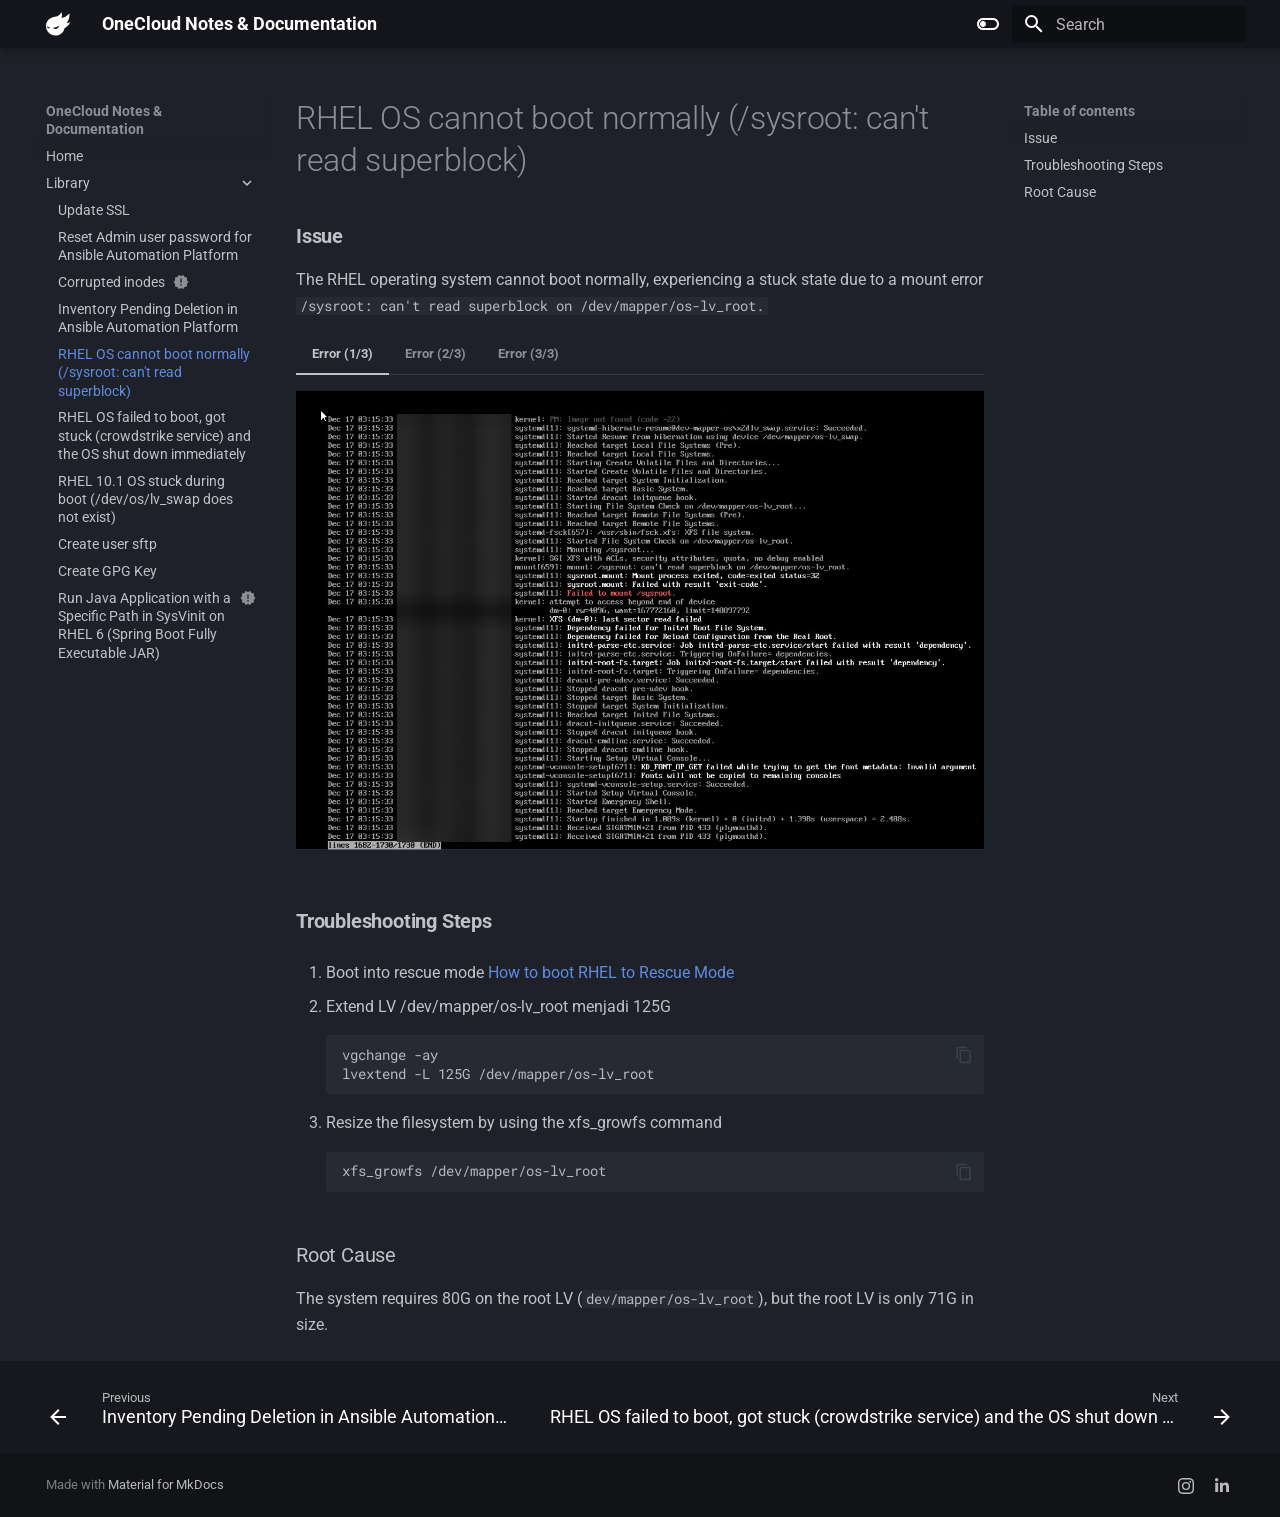
<file: extend-disk/index.html>
<!doctype html>
<html lang="en" class="no-js">
  <head>
    
      <meta charset="utf-8">
      <meta name="viewport" content="width=device-width,initial-scale=1">
      
      
      
        <link rel="canonical" href="https://sitename.example/extend-disk/">
      
      
        <link rel="prev" href="../pending-Ansible/">
      
      
        <link rel="next" href="../os-failed/">
      
      
        
      
      
      <link rel="icon" href="../assets/zcool.svg">
      <meta name="generator" content="mkdocs-1.6.1, mkdocs-material-9.7.6">
    
    
      
        <title>RHEL OS cannot boot normally (/sysroot: can't read superblock) - OneCloud Notes & Documentation</title>
      
    
    
      <link rel="stylesheet" href="../assets/stylesheets/main.484c7ddc.min.css">
      
        
        <link rel="stylesheet" href="../assets/stylesheets/palette.ab4e12ef.min.css">
      
      


    
    
      
    
    
      
        
        
        <link rel="preconnect" href="https://fonts.gstatic.com" crossorigin>
        <link rel="stylesheet" href="https://fonts.googleapis.com/css?family=Roboto:300,300i,400,400i,700,700i%7CRoboto+Mono:400,400i,700,700i&display=fallback">
        <style>:root{--md-text-font:"Roboto";--md-code-font:"Roboto Mono"}</style>
      
    
    
      <link rel="stylesheet" href="../stylesheets/extra.css">
    
    <script>__md_scope=new URL("..",location),__md_hash=e=>[...e].reduce(((e,_)=>(e<<5)-e+_.charCodeAt(0)),0),__md_get=(e,_=localStorage,t=__md_scope)=>JSON.parse(_.getItem(t.pathname+"."+e)),__md_set=(e,_,t=localStorage,a=__md_scope)=>{try{t.setItem(a.pathname+"."+e,JSON.stringify(_))}catch(e){}}</script>
    
      

    
    
  </head>
  
  
    
    
      
    
    
    
    
    <body dir="ltr" data-md-color-scheme="slate" data-md-color-primary="black" data-md-color-accent="grey">
  
    
    <input class="md-toggle" data-md-toggle="drawer" type="checkbox" id="__drawer" autocomplete="off">
    <input class="md-toggle" data-md-toggle="search" type="checkbox" id="__search" autocomplete="off">
    <label class="md-overlay" for="__drawer"></label>
    <div data-md-component="skip">
      
        
        <a href="#rhel-os-cannot-boot-normally-sysroot-cant-read-superblock" class="md-skip">
          Skip to content
        </a>
      
    </div>
    <div data-md-component="announce">
      
    </div>
    
    
      

  

<header class="md-header md-header--shadow" data-md-component="header">
  <nav class="md-header__inner md-grid" aria-label="Header">
    <a href=".." title="OneCloud Notes &amp; Documentation" class="md-header__button md-logo" aria-label="OneCloud Notes & Documentation" data-md-component="logo">
      
  
  <svg xmlns="http://www.w3.org/2000/svg" viewBox="0 0 24 24"><path d="M15.467.438q-.144-.016-.2.12-.87 2.096-3.067 3.157-1.03.5-1.916.67-1.574.304-2.762.631C3.442 6.135.197 9.2.01 13.59q-.138 3.23 1.657 5.85c2.826 4.127 8.452 5.384 12.722 2.732q3.421-2.126 4.359-6.186a.146.148 84 0 1 .084-.103c.282-.128.582-.226.857-.368q3.122-1.608 4.301-4.96a.181.183 13.8 0 0-.144-.24.25.25 0 0 0-.127.011q-1.406.49-2.909.666a.03.03 0 0 1-.028-.047q2.968-4.024 2.799-9.112-.004-.15-.148-.188a.175.17 28.9 0 0-.174.048q-3.21 3.437-7.715 4.185-.116.018-.063-.086c.805-1.595.766-3.625.145-5.23a.2.2 0 0 0-.158-.123zm-2.151 13.195q.146-.02.053.209a6.6 6.6 0 0 1-1.258 2.003q-1.319 1.445-3.265 1.139a2.95 2.95 0 0 1-1.856-1.111.09.09 0 0 1 .001-.109.15.15 0 0 1 .109-.058c2.184-.205 4.073-1.122 6.092-2.033a.5.5 0 0 1 .124-.04m-12.231.618q.06.006.182.11c.739.624 1.679 1.212 2.644 1.296a.12.12 0 0 1 .095.171c-.556 1.113-1.661.87-2.283.025a4.2 4.2 0 0 1-.665-1.358q-.073-.255.027-.244"/></svg>

    </a>
    <label class="md-header__button md-icon" for="__drawer">
      
      <svg xmlns="http://www.w3.org/2000/svg" viewBox="0 0 24 24"><path d="M3 6h18v2H3zm0 5h18v2H3zm0 5h18v2H3z"/></svg>
    </label>
    <div class="md-header__title" data-md-component="header-title">
      <div class="md-header__ellipsis">
        <div class="md-header__topic">
          <span class="md-ellipsis">
            OneCloud Notes & Documentation
          </span>
        </div>
        <div class="md-header__topic" data-md-component="header-topic">
          <span class="md-ellipsis">
            
              RHEL OS cannot boot normally (/sysroot: can't read superblock)
            
          </span>
        </div>
      </div>
    </div>
    
      
        <form class="md-header__option" data-md-component="palette">
  
    
    
    
    <input class="md-option" data-md-color-media="" data-md-color-scheme="slate" data-md-color-primary="black" data-md-color-accent="grey"  aria-label="Dark mode"  type="radio" name="__palette" id="__palette_0">
    
      <label class="md-header__button md-icon" title="Dark mode" for="__palette_1" hidden>
        <svg xmlns="http://www.w3.org/2000/svg" viewBox="0 0 24 24"><path d="M17 6H7c-3.31 0-6 2.69-6 6s2.69 6 6 6h10c3.31 0 6-2.69 6-6s-2.69-6-6-6m0 10H7c-2.21 0-4-1.79-4-4s1.79-4 4-4h10c2.21 0 4 1.79 4 4s-1.79 4-4 4M7 9c-1.66 0-3 1.34-3 3s1.34 3 3 3 3-1.34 3-3-1.34-3-3-3"/></svg>
      </label>
    
  
    
    
    
    <input class="md-option" data-md-color-media="" data-md-color-scheme="default" data-md-color-primary="indigo" data-md-color-accent="grey"  aria-label="Light mode"  type="radio" name="__palette" id="__palette_1">
    
      <label class="md-header__button md-icon" title="Light mode" for="__palette_0" hidden>
        <svg xmlns="http://www.w3.org/2000/svg" viewBox="0 0 24 24"><path d="M17 7H7a5 5 0 0 0-5 5 5 5 0 0 0 5 5h10a5 5 0 0 0 5-5 5 5 0 0 0-5-5m0 8a3 3 0 0 1-3-3 3 3 0 0 1 3-3 3 3 0 0 1 3 3 3 3 0 0 1-3 3"/></svg>
      </label>
    
  
</form>
      
    
    
      <script>var palette=__md_get("__palette");if(palette&&palette.color){if("(prefers-color-scheme)"===palette.color.media){var media=matchMedia("(prefers-color-scheme: light)"),input=document.querySelector(media.matches?"[data-md-color-media='(prefers-color-scheme: light)']":"[data-md-color-media='(prefers-color-scheme: dark)']");palette.color.media=input.getAttribute("data-md-color-media"),palette.color.scheme=input.getAttribute("data-md-color-scheme"),palette.color.primary=input.getAttribute("data-md-color-primary"),palette.color.accent=input.getAttribute("data-md-color-accent")}for(var[key,value]of Object.entries(palette.color))document.body.setAttribute("data-md-color-"+key,value)}</script>
    
    
    
      
      
        <label class="md-header__button md-icon" for="__search">
          
          <svg xmlns="http://www.w3.org/2000/svg" viewBox="0 0 24 24"><path d="M9.5 3A6.5 6.5 0 0 1 16 9.5c0 1.61-.59 3.09-1.56 4.23l.27.27h.79l5 5-1.5 1.5-5-5v-.79l-.27-.27A6.52 6.52 0 0 1 9.5 16 6.5 6.5 0 0 1 3 9.5 6.5 6.5 0 0 1 9.5 3m0 2C7 5 5 7 5 9.5S7 14 9.5 14 14 12 14 9.5 12 5 9.5 5"/></svg>
        </label>
        <div class="md-search" data-md-component="search" role="dialog">
  <label class="md-search__overlay" for="__search"></label>
  <div class="md-search__inner" role="search">
    <form class="md-search__form" name="search">
      <input type="text" class="md-search__input" name="query" aria-label="Search" placeholder="Search" autocapitalize="off" autocorrect="off" autocomplete="off" spellcheck="false" data-md-component="search-query" required>
      <label class="md-search__icon md-icon" for="__search">
        
        <svg xmlns="http://www.w3.org/2000/svg" viewBox="0 0 24 24"><path d="M9.5 3A6.5 6.5 0 0 1 16 9.5c0 1.61-.59 3.09-1.56 4.23l.27.27h.79l5 5-1.5 1.5-5-5v-.79l-.27-.27A6.52 6.52 0 0 1 9.5 16 6.5 6.5 0 0 1 3 9.5 6.5 6.5 0 0 1 9.5 3m0 2C7 5 5 7 5 9.5S7 14 9.5 14 14 12 14 9.5 12 5 9.5 5"/></svg>
        
        <svg xmlns="http://www.w3.org/2000/svg" viewBox="0 0 24 24"><path d="M20 11v2H8l5.5 5.5-1.42 1.42L4.16 12l7.92-7.92L13.5 5.5 8 11z"/></svg>
      </label>
      <nav class="md-search__options" aria-label="Search">
        
        <button type="reset" class="md-search__icon md-icon" title="Clear" aria-label="Clear" tabindex="-1">
          
          <svg xmlns="http://www.w3.org/2000/svg" viewBox="0 0 24 24"><path d="M19 6.41 17.59 5 12 10.59 6.41 5 5 6.41 10.59 12 5 17.59 6.41 19 12 13.41 17.59 19 19 17.59 13.41 12z"/></svg>
        </button>
      </nav>
      
    </form>
    <div class="md-search__output">
      <div class="md-search__scrollwrap" tabindex="0" data-md-scrollfix>
        <div class="md-search-result" data-md-component="search-result">
          <div class="md-search-result__meta">
            Initializing search
          </div>
          <ol class="md-search-result__list" role="presentation"></ol>
        </div>
      </div>
    </div>
  </div>
</div>
      
    
    
  </nav>
  
</header>
    
    <div class="md-container" data-md-component="container">
      
      
        
          
        
      
      <main class="md-main" data-md-component="main">
        <div class="md-main__inner md-grid">
          
            
              
              <div class="md-sidebar md-sidebar--primary" data-md-component="sidebar" data-md-type="navigation" >
                <div class="md-sidebar__scrollwrap">
                  <div class="md-sidebar__inner">
                    



<nav class="md-nav md-nav--primary" aria-label="Navigation" data-md-level="0">
  <label class="md-nav__title" for="__drawer">
    <a href=".." title="OneCloud Notes &amp; Documentation" class="md-nav__button md-logo" aria-label="OneCloud Notes & Documentation" data-md-component="logo">
      
  
  <svg xmlns="http://www.w3.org/2000/svg" viewBox="0 0 24 24"><path d="M15.467.438q-.144-.016-.2.12-.87 2.096-3.067 3.157-1.03.5-1.916.67-1.574.304-2.762.631C3.442 6.135.197 9.2.01 13.59q-.138 3.23 1.657 5.85c2.826 4.127 8.452 5.384 12.722 2.732q3.421-2.126 4.359-6.186a.146.148 84 0 1 .084-.103c.282-.128.582-.226.857-.368q3.122-1.608 4.301-4.96a.181.183 13.8 0 0-.144-.24.25.25 0 0 0-.127.011q-1.406.49-2.909.666a.03.03 0 0 1-.028-.047q2.968-4.024 2.799-9.112-.004-.15-.148-.188a.175.17 28.9 0 0-.174.048q-3.21 3.437-7.715 4.185-.116.018-.063-.086c.805-1.595.766-3.625.145-5.23a.2.2 0 0 0-.158-.123zm-2.151 13.195q.146-.02.053.209a6.6 6.6 0 0 1-1.258 2.003q-1.319 1.445-3.265 1.139a2.95 2.95 0 0 1-1.856-1.111.09.09 0 0 1 .001-.109.15.15 0 0 1 .109-.058c2.184-.205 4.073-1.122 6.092-2.033a.5.5 0 0 1 .124-.04m-12.231.618q.06.006.182.11c.739.624 1.679 1.212 2.644 1.296a.12.12 0 0 1 .095.171c-.556 1.113-1.661.87-2.283.025a4.2 4.2 0 0 1-.665-1.358q-.073-.255.027-.244"/></svg>

    </a>
    OneCloud Notes & Documentation
  </label>
  
  <ul class="md-nav__list" data-md-scrollfix>
    
      
      
  
  
  
  
    <li class="md-nav__item">
      <a href=".." class="md-nav__link">
        
  
  
  <span class="md-ellipsis">
    
  
    Home
  

    
  </span>
  
  

      </a>
    </li>
  

    
      
      
  
  
    
  
  
  
    
    
      
        
      
        
      
        
      
        
      
        
      
        
      
        
      
        
      
        
      
        
      
    
    
    
    
    <li class="md-nav__item md-nav__item--active md-nav__item--nested">
      
        
        
        <input class="md-nav__toggle md-toggle " type="checkbox" id="__nav_2" checked>
        
          
          <label class="md-nav__link" for="__nav_2" id="__nav_2_label" tabindex="0">
            
  
  
  <span class="md-ellipsis">
    
  
    Library
  

    
  </span>
  
  

            <span class="md-nav__icon md-icon"></span>
          </label>
        
        <nav class="md-nav" data-md-level="1" aria-labelledby="__nav_2_label" aria-expanded="true">
          <label class="md-nav__title" for="__nav_2">
            <span class="md-nav__icon md-icon"></span>
            
  
    Library
  

          </label>
          <ul class="md-nav__list" data-md-scrollfix>
            
              
                
  
  
  
  
    <li class="md-nav__item">
      <a href="../Update-SSL/" class="md-nav__link">
        
  
  
  <span class="md-ellipsis">
    
  
    Update SSL
  

    
  </span>
  
  

      </a>
    </li>
  

              
            
              
                
  
  
  
  
    <li class="md-nav__item">
      <a href="../reset-admin-AAP/" class="md-nav__link">
        
  
  
  <span class="md-ellipsis">
    
  
    Reset Admin user password for Ansible Automation Platform
  

    
  </span>
  
  

      </a>
    </li>
  

              
            
              
                
  
  
  
  
    <li class="md-nav__item">
      <a href="../fsck-root/" class="md-nav__link">
        
  
  
  <span class="md-ellipsis">
    
  
    Corrupted inodes
  

    
  </span>
  
  
    
  
  
    <span class="md-status md-status--new" title="Recently added">
    </span>
  

  

      </a>
    </li>
  

              
            
              
                
  
  
  
  
    <li class="md-nav__item">
      <a href="../pending-Ansible/" class="md-nav__link">
        
  
  
  <span class="md-ellipsis">
    
  
    Inventory Pending Deletion in Ansible Automation Platform
  

    
  </span>
  
  

      </a>
    </li>
  

              
            
              
                
  
  
    
  
  
  
    <li class="md-nav__item md-nav__item--active">
      
      <input class="md-nav__toggle md-toggle" type="checkbox" id="__toc">
      
      
        
      
      
        <label class="md-nav__link md-nav__link--active" for="__toc">
          
  
  
  <span class="md-ellipsis">
    
  
    RHEL OS cannot boot normally (/sysroot: can't read superblock)
  

    
  </span>
  
  

          <span class="md-nav__icon md-icon"></span>
        </label>
      
      <a href="./" class="md-nav__link md-nav__link--active">
        
  
  
  <span class="md-ellipsis">
    
  
    RHEL OS cannot boot normally (/sysroot: can't read superblock)
  

    
  </span>
  
  

      </a>
      
        

<nav class="md-nav md-nav--secondary" aria-label="Table of contents">
  
  
  
    
  
  
    <label class="md-nav__title" for="__toc">
      <span class="md-nav__icon md-icon"></span>
      Table of contents
    </label>
    <ul class="md-nav__list" data-md-component="toc" data-md-scrollfix>
      
        <li class="md-nav__item">
  <a href="#issue" class="md-nav__link">
    <span class="md-ellipsis">
      
        Issue
      
    </span>
  </a>
  
</li>
      
        <li class="md-nav__item">
  <a href="#troubleshooting-steps" class="md-nav__link">
    <span class="md-ellipsis">
      
        Troubleshooting Steps
      
    </span>
  </a>
  
</li>
      
        <li class="md-nav__item">
  <a href="#root-cause" class="md-nav__link">
    <span class="md-ellipsis">
      
        Root Cause
      
    </span>
  </a>
  
</li>
      
    </ul>
  
</nav>
      
    </li>
  

              
            
              
                
  
  
  
  
    <li class="md-nav__item">
      <a href="../os-failed/" class="md-nav__link">
        
  
  
  <span class="md-ellipsis">
    
  
    RHEL OS failed to boot, got stuck (crowdstrike service) and the OS shut down immediately
  

    
  </span>
  
  

      </a>
    </li>
  

              
            
              
                
  
  
  
  
    <li class="md-nav__item">
      <a href="../swap-not-found/" class="md-nav__link">
        
  
  
  <span class="md-ellipsis">
    
  
    RHEL 10.1 OS stuck during boot (/dev/os/lv_swap does not exist)
  

    
  </span>
  
  

      </a>
    </li>
  

              
            
              
                
  
  
  
  
    <li class="md-nav__item">
      <a href="../create-user-sftp/" class="md-nav__link">
        
  
  
  <span class="md-ellipsis">
    
  
    Create user sftp
  

    
  </span>
  
  

      </a>
    </li>
  

              
            
              
                
  
  
  
  
    <li class="md-nav__item">
      <a href="../create-gpg-key/" class="md-nav__link">
        
  
  
  <span class="md-ellipsis">
    
  
    Create GPG Key
  

    
  </span>
  
  

      </a>
    </li>
  

              
            
              
                
  
  
  
  
    <li class="md-nav__item">
      <a href="../exec-jar-custom-java/" class="md-nav__link">
        
  
  
  <span class="md-ellipsis">
    
  
    Run Java Application with a Specific Path in SysVinit on RHEL 6 (Spring Boot Fully Executable JAR)
  

    
  </span>
  
  
    
  
  
    <span class="md-status md-status--new" title="Recently added">
    </span>
  

  

      </a>
    </li>
  

              
            
          </ul>
        </nav>
      
    </li>
  

    
  </ul>
</nav>
                  </div>
                </div>
              </div>
            
            
              
              <div class="md-sidebar md-sidebar--secondary" data-md-component="sidebar" data-md-type="toc" >
                <div class="md-sidebar__scrollwrap">
                  <div class="md-sidebar__inner">
                    

<nav class="md-nav md-nav--secondary" aria-label="Table of contents">
  
  
  
    
  
  
    <label class="md-nav__title" for="__toc">
      <span class="md-nav__icon md-icon"></span>
      Table of contents
    </label>
    <ul class="md-nav__list" data-md-component="toc" data-md-scrollfix>
      
        <li class="md-nav__item">
  <a href="#issue" class="md-nav__link">
    <span class="md-ellipsis">
      
        Issue
      
    </span>
  </a>
  
</li>
      
        <li class="md-nav__item">
  <a href="#troubleshooting-steps" class="md-nav__link">
    <span class="md-ellipsis">
      
        Troubleshooting Steps
      
    </span>
  </a>
  
</li>
      
        <li class="md-nav__item">
  <a href="#root-cause" class="md-nav__link">
    <span class="md-ellipsis">
      
        Root Cause
      
    </span>
  </a>
  
</li>
      
    </ul>
  
</nav>
                  </div>
                </div>
              </div>
            
          
          
            <div class="md-content" data-md-component="content">
              
              <article class="md-content__inner md-typeset">
                
                  



<h1 id="rhel-os-cannot-boot-normally-sysroot-cant-read-superblock">RHEL OS cannot boot normally (/sysroot: can't read superblock)</h1>
<h3 id="issue"><strong>Issue</strong></h3>
<p>The RHEL operating system cannot boot normally, experiencing a stuck state due to a mount error <code>/sysroot: can't read superblock on /dev/mapper/os-lv_root.</code></p>
<div class="tabbed-set tabbed-alternate" data-tabs="1:3"><input checked="checked" id="__tabbed_1_1" name="__tabbed_1" type="radio" /><input id="__tabbed_1_2" name="__tabbed_1" type="radio" /><input id="__tabbed_1_3" name="__tabbed_1" type="radio" /><div class="tabbed-labels"><label for="__tabbed_1_1">Error (1/3)</label><label for="__tabbed_1_2">Error (2/3)</label><label for="__tabbed_1_3">Error (3/3)</label></div>
<div class="tabbed-content">
<div class="tabbed-block">
<p><img alt="issue-2" src="../assets/extend-disk2.png" /></p>
</div>
<div class="tabbed-block">
<p><img alt="extend-disk1" src="../assets/extend-disk1.jpeg" /></p>
</div>
<div class="tabbed-block">
<p><img alt="extend-disk2" src="../assets/issue-2.png" /></p>
</div>
</div>
</div>
<h3 id="troubleshooting-steps"><strong>Troubleshooting Steps</strong></h3>
<ol>
<li>
<p>Boot into rescue mode <a href="https://access.redhat.com/articles/3405661">How to boot RHEL to Rescue Mode</a></p>
</li>
<li>
<p>Extend LV /dev/mapper/os-lv_root menjadi 125G
   <div class="language-bash highlight"><pre><span></span><code><span id="__span-0-1"><a id="__codelineno-0-1" name="__codelineno-0-1" href="#__codelineno-0-1"></a>vgchange<span class="w"> </span>-ay
</span><span id="__span-0-2"><a id="__codelineno-0-2" name="__codelineno-0-2" href="#__codelineno-0-2"></a>lvextend<span class="w"> </span>-L<span class="w"> </span>125G<span class="w"> </span>/dev/mapper/os-lv_root
</span></code></pre></div></p>
</li>
<li>
<p>Resize the filesystem by using the xfs_growfs command
   <div class="language-bash highlight"><pre><span></span><code><span id="__span-1-1"><a id="__codelineno-1-1" name="__codelineno-1-1" href="#__codelineno-1-1"></a>xfs_growfs<span class="w"> </span>/dev/mapper/os-lv_root
</span></code></pre></div></p>
</li>
</ol>
<h3 id="root-cause">Root Cause</h3>
<p>The system requires 80G on the root LV (<code>dev/mapper/os-lv_root</code>), but the root LV is only 71G in size.</p>







  
  






                
              </article>
            </div>
          
          
  <script>var tabs=__md_get("__tabs");if(Array.isArray(tabs))e:for(var set of document.querySelectorAll(".tabbed-set")){var labels=set.querySelector(".tabbed-labels");for(var tab of tabs)for(var label of labels.getElementsByTagName("label"))if(label.innerText.trim()===tab){var input=document.getElementById(label.htmlFor);input.checked=!0;continue e}}</script>

<script>var target=document.getElementById(location.hash.slice(1));target&&target.name&&(target.checked=target.name.startsWith("__tabbed_"))</script>
        </div>
        
      </main>
      
        <footer class="md-footer">
  
    
      
      <nav class="md-footer__inner md-grid" aria-label="Footer" >
        
          
          <a href="../pending-Ansible/" class="md-footer__link md-footer__link--prev" aria-label="Previous: Inventory Pending Deletion in Ansible Automation Platform">
            <div class="md-footer__button md-icon">
              
              <svg xmlns="http://www.w3.org/2000/svg" viewBox="0 0 24 24"><path d="M20 11v2H8l5.5 5.5-1.42 1.42L4.16 12l7.92-7.92L13.5 5.5 8 11z"/></svg>
            </div>
            <div class="md-footer__title">
              <span class="md-footer__direction">
                Previous
              </span>
              <div class="md-ellipsis">
                Inventory Pending Deletion in Ansible Automation Platform
              </div>
            </div>
          </a>
        
        
          
          <a href="../os-failed/" class="md-footer__link md-footer__link--next" aria-label="Next: RHEL OS failed to boot, got stuck (crowdstrike service) and the OS shut down immediately">
            <div class="md-footer__title">
              <span class="md-footer__direction">
                Next
              </span>
              <div class="md-ellipsis">
                RHEL OS failed to boot, got stuck (crowdstrike service) and the OS shut down immediately
              </div>
            </div>
            <div class="md-footer__button md-icon">
              
              <svg xmlns="http://www.w3.org/2000/svg" viewBox="0 0 24 24"><path d="M4 11v2h12l-5.5 5.5 1.42 1.42L19.84 12l-7.92-7.92L10.5 5.5 16 11z"/></svg>
            </div>
          </a>
        
      </nav>
    
  
  <div class="md-footer-meta md-typeset">
    <div class="md-footer-meta__inner md-grid">
      <div class="md-copyright">
  
  
    Made with
    <a href="https://squidfunk.github.io/mkdocs-material/" target="_blank" rel="noopener">
      Material for MkDocs
    </a>
  
</div>
      
        
<div class="md-social">
  
    
    
    
    
      
      
    
    <a href="https://www.instagram.com/wnnn23_/" target="_blank" rel="noopener" title="www.instagram.com" class="md-social__link">
      <svg xmlns="http://www.w3.org/2000/svg" viewBox="0 0 24 24"><path d="M7.03.084c-1.277.06-2.149.264-2.91.563a5.9 5.9 0 0 0-2.124 1.388 5.9 5.9 0 0 0-1.38 2.127C.321 4.926.12 5.8.064 7.076s-.069 1.688-.063 4.947.021 3.667.083 4.947c.061 1.277.264 2.149.563 2.911.308.789.72 1.457 1.388 2.123a5.9 5.9 0 0 0 2.129 1.38c.763.295 1.636.496 2.913.552 1.278.056 1.689.069 4.947.063s3.668-.021 4.947-.082c1.28-.06 2.147-.265 2.91-.563a5.9 5.9 0 0 0 2.123-1.388 5.9 5.9 0 0 0 1.38-2.129c.295-.763.496-1.636.551-2.912.056-1.28.07-1.69.063-4.948-.006-3.258-.02-3.667-.081-4.947-.06-1.28-.264-2.148-.564-2.911a5.9 5.9 0 0 0-1.387-2.123 5.86 5.86 0 0 0-2.128-1.38C19.074.322 18.202.12 16.924.066 15.647.009 15.236-.006 11.977 0S8.31.021 7.03.084m.14 21.693c-1.17-.05-1.805-.245-2.228-.408a3.7 3.7 0 0 1-1.382-.895 3.7 3.7 0 0 1-.9-1.378c-.165-.423-.363-1.058-.417-2.228-.06-1.264-.072-1.644-.08-4.848-.006-3.204.006-3.583.061-4.848.05-1.169.246-1.805.408-2.228.216-.561.477-.96.895-1.382a3.7 3.7 0 0 1 1.379-.9c.423-.165 1.057-.361 2.227-.417 1.265-.06 1.644-.072 4.848-.08 3.203-.006 3.583.006 4.85.062 1.168.05 1.804.244 2.227.408.56.216.96.475 1.382.895s.681.817.9 1.378c.165.422.362 1.056.417 2.227.06 1.265.074 1.645.08 4.848.005 3.203-.006 3.583-.061 4.848-.051 1.17-.245 1.805-.408 2.23-.216.56-.477.96-.896 1.38a3.7 3.7 0 0 1-1.378.9c-.422.165-1.058.362-2.226.418-1.266.06-1.645.072-4.85.079s-3.582-.006-4.848-.06m9.783-16.192a1.44 1.44 0 1 0 1.437-1.442 1.44 1.44 0 0 0-1.437 1.442M5.839 12.012a6.161 6.161 0 1 0 12.323-.024 6.162 6.162 0 0 0-12.323.024M8 12.008A4 4 0 1 1 12.008 16 4 4 0 0 1 8 12.008"/></svg>
    </a>
  
    
    
    
    
      
      
    
    <a href="https://www.linkedin.com/in/mohammad-alwan-252454280/" target="_blank" rel="noopener" title="www.linkedin.com" class="md-social__link">
      <svg xmlns="http://www.w3.org/2000/svg" viewBox="0 0 448 512"><!--! Font Awesome Free 7.1.0 by @fontawesome - https://fontawesome.com License - https://fontawesome.com/license/free (Icons: CC BY 4.0, Fonts: SIL OFL 1.1, Code: MIT License) Copyright 2025 Fonticons, Inc.--><path d="M100.3 448H7.4V148.9h92.9zM53.8 108.1C24.1 108.1 0 83.5 0 53.8c0-14.3 5.7-27.9 15.8-38S39.6 0 53.8 0s27.9 5.7 38 15.8 15.8 23.8 15.8 38c0 29.7-24.1 54.3-53.8 54.3M447.9 448h-92.7V302.4c0-34.7-.7-79.2-48.3-79.2-48.3 0-55.7 37.7-55.7 76.7V448h-92.8V148.9h89.1v40.8h1.3c12.4-23.5 42.7-48.3 87.9-48.3 94 0 111.3 61.9 111.3 142.3V448z"/></svg>
    </a>
  
</div>
      
    </div>
  </div>
</footer>
      
    </div>
    <div class="md-dialog" data-md-component="dialog">
      <div class="md-dialog__inner md-typeset"></div>
    </div>
    
    
    
      
      
      <script id="__config" type="application/json">{"annotate": null, "base": "..", "features": ["navigation.indexes", "navigation.footer", "navigation.expand", "content.code.copy", "content.tabs.link", "content.code.annotate"], "search": "../assets/javascripts/workers/search.2c215733.min.js", "tags": null, "translations": {"clipboard.copied": "Copied to clipboard", "clipboard.copy": "Copy to clipboard", "search.result.more.one": "1 more on this page", "search.result.more.other": "# more on this page", "search.result.none": "No matching documents", "search.result.one": "1 matching document", "search.result.other": "# matching documents", "search.result.placeholder": "Type to start searching", "search.result.term.missing": "Missing", "select.version": "Select version"}, "version": null}</script>
    
    
      <script src="../assets/javascripts/bundle.79ae519e.min.js"></script>
      
    
  </body>
</html>
</file>
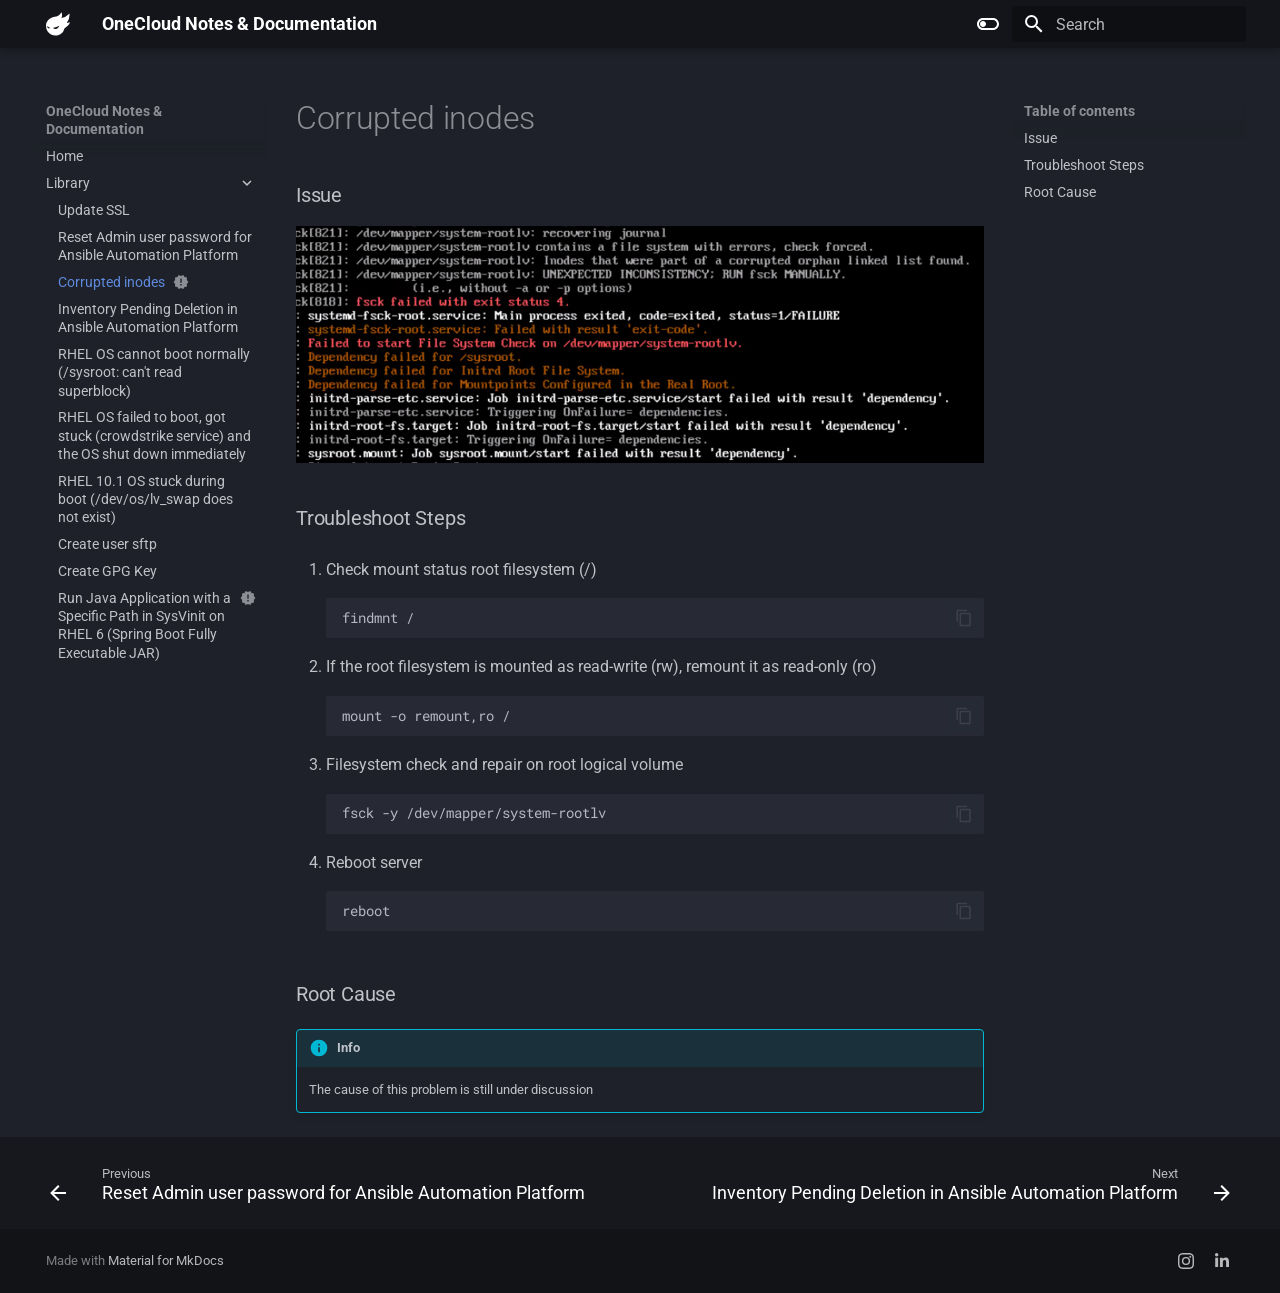
<file: fsck-root/index.html>
<!doctype html>
<html lang="en" class="no-js">
  <head>
    
      <meta charset="utf-8">
      <meta name="viewport" content="width=device-width,initial-scale=1">
      
      
      
        <link rel="canonical" href="https://sitename.example/fsck-root/">
      
      
        <link rel="prev" href="../reset-admin-AAP/">
      
      
        <link rel="next" href="../pending-Ansible/">
      
      
        
      
      
      <link rel="icon" href="../assets/zcool.svg">
      <meta name="generator" content="mkdocs-1.6.1, mkdocs-material-9.7.6">
    
    
      
        <title>Corrupted inodes - OneCloud Notes & Documentation</title>
      
    
    
      <link rel="stylesheet" href="../assets/stylesheets/main.484c7ddc.min.css">
      
        
        <link rel="stylesheet" href="../assets/stylesheets/palette.ab4e12ef.min.css">
      
      


    
    
      
    
    
      
        
        
        <link rel="preconnect" href="https://fonts.gstatic.com" crossorigin>
        <link rel="stylesheet" href="https://fonts.googleapis.com/css?family=Roboto:300,300i,400,400i,700,700i%7CRoboto+Mono:400,400i,700,700i&display=fallback">
        <style>:root{--md-text-font:"Roboto";--md-code-font:"Roboto Mono"}</style>
      
    
    
      <link rel="stylesheet" href="../stylesheets/extra.css">
    
    <script>__md_scope=new URL("..",location),__md_hash=e=>[...e].reduce(((e,_)=>(e<<5)-e+_.charCodeAt(0)),0),__md_get=(e,_=localStorage,t=__md_scope)=>JSON.parse(_.getItem(t.pathname+"."+e)),__md_set=(e,_,t=localStorage,a=__md_scope)=>{try{t.setItem(a.pathname+"."+e,JSON.stringify(_))}catch(e){}}</script>
    
      

    
    
  </head>
  
  
    
    
      
    
    
    
    
    <body dir="ltr" data-md-color-scheme="slate" data-md-color-primary="black" data-md-color-accent="grey">
  
    
    <input class="md-toggle" data-md-toggle="drawer" type="checkbox" id="__drawer" autocomplete="off">
    <input class="md-toggle" data-md-toggle="search" type="checkbox" id="__search" autocomplete="off">
    <label class="md-overlay" for="__drawer"></label>
    <div data-md-component="skip">
      
        
        <a href="#corrupted-inodes" class="md-skip">
          Skip to content
        </a>
      
    </div>
    <div data-md-component="announce">
      
    </div>
    
    
      

  

<header class="md-header md-header--shadow" data-md-component="header">
  <nav class="md-header__inner md-grid" aria-label="Header">
    <a href=".." title="OneCloud Notes &amp; Documentation" class="md-header__button md-logo" aria-label="OneCloud Notes & Documentation" data-md-component="logo">
      
  
  <svg xmlns="http://www.w3.org/2000/svg" viewBox="0 0 24 24"><path d="M15.467.438q-.144-.016-.2.12-.87 2.096-3.067 3.157-1.03.5-1.916.67-1.574.304-2.762.631C3.442 6.135.197 9.2.01 13.59q-.138 3.23 1.657 5.85c2.826 4.127 8.452 5.384 12.722 2.732q3.421-2.126 4.359-6.186a.146.148 84 0 1 .084-.103c.282-.128.582-.226.857-.368q3.122-1.608 4.301-4.96a.181.183 13.8 0 0-.144-.24.25.25 0 0 0-.127.011q-1.406.49-2.909.666a.03.03 0 0 1-.028-.047q2.968-4.024 2.799-9.112-.004-.15-.148-.188a.175.17 28.9 0 0-.174.048q-3.21 3.437-7.715 4.185-.116.018-.063-.086c.805-1.595.766-3.625.145-5.23a.2.2 0 0 0-.158-.123zm-2.151 13.195q.146-.02.053.209a6.6 6.6 0 0 1-1.258 2.003q-1.319 1.445-3.265 1.139a2.95 2.95 0 0 1-1.856-1.111.09.09 0 0 1 .001-.109.15.15 0 0 1 .109-.058c2.184-.205 4.073-1.122 6.092-2.033a.5.5 0 0 1 .124-.04m-12.231.618q.06.006.182.11c.739.624 1.679 1.212 2.644 1.296a.12.12 0 0 1 .095.171c-.556 1.113-1.661.87-2.283.025a4.2 4.2 0 0 1-.665-1.358q-.073-.255.027-.244"/></svg>

    </a>
    <label class="md-header__button md-icon" for="__drawer">
      
      <svg xmlns="http://www.w3.org/2000/svg" viewBox="0 0 24 24"><path d="M3 6h18v2H3zm0 5h18v2H3zm0 5h18v2H3z"/></svg>
    </label>
    <div class="md-header__title" data-md-component="header-title">
      <div class="md-header__ellipsis">
        <div class="md-header__topic">
          <span class="md-ellipsis">
            OneCloud Notes & Documentation
          </span>
        </div>
        <div class="md-header__topic" data-md-component="header-topic">
          <span class="md-ellipsis">
            
              Corrupted inodes
            
          </span>
        </div>
      </div>
    </div>
    
      
        <form class="md-header__option" data-md-component="palette">
  
    
    
    
    <input class="md-option" data-md-color-media="" data-md-color-scheme="slate" data-md-color-primary="black" data-md-color-accent="grey"  aria-label="Dark mode"  type="radio" name="__palette" id="__palette_0">
    
      <label class="md-header__button md-icon" title="Dark mode" for="__palette_1" hidden>
        <svg xmlns="http://www.w3.org/2000/svg" viewBox="0 0 24 24"><path d="M17 6H7c-3.31 0-6 2.69-6 6s2.69 6 6 6h10c3.31 0 6-2.69 6-6s-2.69-6-6-6m0 10H7c-2.21 0-4-1.79-4-4s1.79-4 4-4h10c2.21 0 4 1.79 4 4s-1.79 4-4 4M7 9c-1.66 0-3 1.34-3 3s1.34 3 3 3 3-1.34 3-3-1.34-3-3-3"/></svg>
      </label>
    
  
    
    
    
    <input class="md-option" data-md-color-media="" data-md-color-scheme="default" data-md-color-primary="indigo" data-md-color-accent="grey"  aria-label="Light mode"  type="radio" name="__palette" id="__palette_1">
    
      <label class="md-header__button md-icon" title="Light mode" for="__palette_0" hidden>
        <svg xmlns="http://www.w3.org/2000/svg" viewBox="0 0 24 24"><path d="M17 7H7a5 5 0 0 0-5 5 5 5 0 0 0 5 5h10a5 5 0 0 0 5-5 5 5 0 0 0-5-5m0 8a3 3 0 0 1-3-3 3 3 0 0 1 3-3 3 3 0 0 1 3 3 3 3 0 0 1-3 3"/></svg>
      </label>
    
  
</form>
      
    
    
      <script>var palette=__md_get("__palette");if(palette&&palette.color){if("(prefers-color-scheme)"===palette.color.media){var media=matchMedia("(prefers-color-scheme: light)"),input=document.querySelector(media.matches?"[data-md-color-media='(prefers-color-scheme: light)']":"[data-md-color-media='(prefers-color-scheme: dark)']");palette.color.media=input.getAttribute("data-md-color-media"),palette.color.scheme=input.getAttribute("data-md-color-scheme"),palette.color.primary=input.getAttribute("data-md-color-primary"),palette.color.accent=input.getAttribute("data-md-color-accent")}for(var[key,value]of Object.entries(palette.color))document.body.setAttribute("data-md-color-"+key,value)}</script>
    
    
    
      
      
        <label class="md-header__button md-icon" for="__search">
          
          <svg xmlns="http://www.w3.org/2000/svg" viewBox="0 0 24 24"><path d="M9.5 3A6.5 6.5 0 0 1 16 9.5c0 1.61-.59 3.09-1.56 4.23l.27.27h.79l5 5-1.5 1.5-5-5v-.79l-.27-.27A6.52 6.52 0 0 1 9.5 16 6.5 6.5 0 0 1 3 9.5 6.5 6.5 0 0 1 9.5 3m0 2C7 5 5 7 5 9.5S7 14 9.5 14 14 12 14 9.5 12 5 9.5 5"/></svg>
        </label>
        <div class="md-search" data-md-component="search" role="dialog">
  <label class="md-search__overlay" for="__search"></label>
  <div class="md-search__inner" role="search">
    <form class="md-search__form" name="search">
      <input type="text" class="md-search__input" name="query" aria-label="Search" placeholder="Search" autocapitalize="off" autocorrect="off" autocomplete="off" spellcheck="false" data-md-component="search-query" required>
      <label class="md-search__icon md-icon" for="__search">
        
        <svg xmlns="http://www.w3.org/2000/svg" viewBox="0 0 24 24"><path d="M9.5 3A6.5 6.5 0 0 1 16 9.5c0 1.61-.59 3.09-1.56 4.23l.27.27h.79l5 5-1.5 1.5-5-5v-.79l-.27-.27A6.52 6.52 0 0 1 9.5 16 6.5 6.5 0 0 1 3 9.5 6.5 6.5 0 0 1 9.5 3m0 2C7 5 5 7 5 9.5S7 14 9.5 14 14 12 14 9.5 12 5 9.5 5"/></svg>
        
        <svg xmlns="http://www.w3.org/2000/svg" viewBox="0 0 24 24"><path d="M20 11v2H8l5.5 5.5-1.42 1.42L4.16 12l7.92-7.92L13.5 5.5 8 11z"/></svg>
      </label>
      <nav class="md-search__options" aria-label="Search">
        
        <button type="reset" class="md-search__icon md-icon" title="Clear" aria-label="Clear" tabindex="-1">
          
          <svg xmlns="http://www.w3.org/2000/svg" viewBox="0 0 24 24"><path d="M19 6.41 17.59 5 12 10.59 6.41 5 5 6.41 10.59 12 5 17.59 6.41 19 12 13.41 17.59 19 19 17.59 13.41 12z"/></svg>
        </button>
      </nav>
      
    </form>
    <div class="md-search__output">
      <div class="md-search__scrollwrap" tabindex="0" data-md-scrollfix>
        <div class="md-search-result" data-md-component="search-result">
          <div class="md-search-result__meta">
            Initializing search
          </div>
          <ol class="md-search-result__list" role="presentation"></ol>
        </div>
      </div>
    </div>
  </div>
</div>
      
    
    
  </nav>
  
</header>
    
    <div class="md-container" data-md-component="container">
      
      
        
          
        
      
      <main class="md-main" data-md-component="main">
        <div class="md-main__inner md-grid">
          
            
              
              <div class="md-sidebar md-sidebar--primary" data-md-component="sidebar" data-md-type="navigation" >
                <div class="md-sidebar__scrollwrap">
                  <div class="md-sidebar__inner">
                    



<nav class="md-nav md-nav--primary" aria-label="Navigation" data-md-level="0">
  <label class="md-nav__title" for="__drawer">
    <a href=".." title="OneCloud Notes &amp; Documentation" class="md-nav__button md-logo" aria-label="OneCloud Notes & Documentation" data-md-component="logo">
      
  
  <svg xmlns="http://www.w3.org/2000/svg" viewBox="0 0 24 24"><path d="M15.467.438q-.144-.016-.2.12-.87 2.096-3.067 3.157-1.03.5-1.916.67-1.574.304-2.762.631C3.442 6.135.197 9.2.01 13.59q-.138 3.23 1.657 5.85c2.826 4.127 8.452 5.384 12.722 2.732q3.421-2.126 4.359-6.186a.146.148 84 0 1 .084-.103c.282-.128.582-.226.857-.368q3.122-1.608 4.301-4.96a.181.183 13.8 0 0-.144-.24.25.25 0 0 0-.127.011q-1.406.49-2.909.666a.03.03 0 0 1-.028-.047q2.968-4.024 2.799-9.112-.004-.15-.148-.188a.175.17 28.9 0 0-.174.048q-3.21 3.437-7.715 4.185-.116.018-.063-.086c.805-1.595.766-3.625.145-5.23a.2.2 0 0 0-.158-.123zm-2.151 13.195q.146-.02.053.209a6.6 6.6 0 0 1-1.258 2.003q-1.319 1.445-3.265 1.139a2.95 2.95 0 0 1-1.856-1.111.09.09 0 0 1 .001-.109.15.15 0 0 1 .109-.058c2.184-.205 4.073-1.122 6.092-2.033a.5.5 0 0 1 .124-.04m-12.231.618q.06.006.182.11c.739.624 1.679 1.212 2.644 1.296a.12.12 0 0 1 .095.171c-.556 1.113-1.661.87-2.283.025a4.2 4.2 0 0 1-.665-1.358q-.073-.255.027-.244"/></svg>

    </a>
    OneCloud Notes & Documentation
  </label>
  
  <ul class="md-nav__list" data-md-scrollfix>
    
      
      
  
  
  
  
    <li class="md-nav__item">
      <a href=".." class="md-nav__link">
        
  
  
  <span class="md-ellipsis">
    
  
    Home
  

    
  </span>
  
  

      </a>
    </li>
  

    
      
      
  
  
    
  
  
  
    
    
      
        
      
        
      
        
      
        
      
        
      
        
      
        
      
        
      
        
      
        
      
    
    
    
    
    <li class="md-nav__item md-nav__item--active md-nav__item--nested">
      
        
        
        <input class="md-nav__toggle md-toggle " type="checkbox" id="__nav_2" checked>
        
          
          <label class="md-nav__link" for="__nav_2" id="__nav_2_label" tabindex="0">
            
  
  
  <span class="md-ellipsis">
    
  
    Library
  

    
  </span>
  
  

            <span class="md-nav__icon md-icon"></span>
          </label>
        
        <nav class="md-nav" data-md-level="1" aria-labelledby="__nav_2_label" aria-expanded="true">
          <label class="md-nav__title" for="__nav_2">
            <span class="md-nav__icon md-icon"></span>
            
  
    Library
  

          </label>
          <ul class="md-nav__list" data-md-scrollfix>
            
              
                
  
  
  
  
    <li class="md-nav__item">
      <a href="../Update-SSL/" class="md-nav__link">
        
  
  
  <span class="md-ellipsis">
    
  
    Update SSL
  

    
  </span>
  
  

      </a>
    </li>
  

              
            
              
                
  
  
  
  
    <li class="md-nav__item">
      <a href="../reset-admin-AAP/" class="md-nav__link">
        
  
  
  <span class="md-ellipsis">
    
  
    Reset Admin user password for Ansible Automation Platform
  

    
  </span>
  
  

      </a>
    </li>
  

              
            
              
                
  
  
    
  
  
  
    <li class="md-nav__item md-nav__item--active">
      
      <input class="md-nav__toggle md-toggle" type="checkbox" id="__toc">
      
      
        
      
      
        <label class="md-nav__link md-nav__link--active" for="__toc">
          
  
  
  <span class="md-ellipsis">
    
  
    Corrupted inodes
  

    
  </span>
  
  
    
  
  
    <span class="md-status md-status--new" title="Recently added">
    </span>
  

  

          <span class="md-nav__icon md-icon"></span>
        </label>
      
      <a href="./" class="md-nav__link md-nav__link--active">
        
  
  
  <span class="md-ellipsis">
    
  
    Corrupted inodes
  

    
  </span>
  
  
    
  
  
    <span class="md-status md-status--new" title="Recently added">
    </span>
  

  

      </a>
      
        

<nav class="md-nav md-nav--secondary" aria-label="Table of contents">
  
  
  
    
  
  
    <label class="md-nav__title" for="__toc">
      <span class="md-nav__icon md-icon"></span>
      Table of contents
    </label>
    <ul class="md-nav__list" data-md-component="toc" data-md-scrollfix>
      
        <li class="md-nav__item">
  <a href="#issue" class="md-nav__link">
    <span class="md-ellipsis">
      
        Issue
      
    </span>
  </a>
  
</li>
      
        <li class="md-nav__item">
  <a href="#troubleshoot-steps" class="md-nav__link">
    <span class="md-ellipsis">
      
        Troubleshoot Steps
      
    </span>
  </a>
  
</li>
      
        <li class="md-nav__item">
  <a href="#root-cause" class="md-nav__link">
    <span class="md-ellipsis">
      
        Root Cause
      
    </span>
  </a>
  
</li>
      
    </ul>
  
</nav>
      
    </li>
  

              
            
              
                
  
  
  
  
    <li class="md-nav__item">
      <a href="../pending-Ansible/" class="md-nav__link">
        
  
  
  <span class="md-ellipsis">
    
  
    Inventory Pending Deletion in Ansible Automation Platform
  

    
  </span>
  
  

      </a>
    </li>
  

              
            
              
                
  
  
  
  
    <li class="md-nav__item">
      <a href="../extend-disk/" class="md-nav__link">
        
  
  
  <span class="md-ellipsis">
    
  
    RHEL OS cannot boot normally (/sysroot: can't read superblock)
  

    
  </span>
  
  

      </a>
    </li>
  

              
            
              
                
  
  
  
  
    <li class="md-nav__item">
      <a href="../os-failed/" class="md-nav__link">
        
  
  
  <span class="md-ellipsis">
    
  
    RHEL OS failed to boot, got stuck (crowdstrike service) and the OS shut down immediately
  

    
  </span>
  
  

      </a>
    </li>
  

              
            
              
                
  
  
  
  
    <li class="md-nav__item">
      <a href="../swap-not-found/" class="md-nav__link">
        
  
  
  <span class="md-ellipsis">
    
  
    RHEL 10.1 OS stuck during boot (/dev/os/lv_swap does not exist)
  

    
  </span>
  
  

      </a>
    </li>
  

              
            
              
                
  
  
  
  
    <li class="md-nav__item">
      <a href="../create-user-sftp/" class="md-nav__link">
        
  
  
  <span class="md-ellipsis">
    
  
    Create user sftp
  

    
  </span>
  
  

      </a>
    </li>
  

              
            
              
                
  
  
  
  
    <li class="md-nav__item">
      <a href="../create-gpg-key/" class="md-nav__link">
        
  
  
  <span class="md-ellipsis">
    
  
    Create GPG Key
  

    
  </span>
  
  

      </a>
    </li>
  

              
            
              
                
  
  
  
  
    <li class="md-nav__item">
      <a href="../exec-jar-custom-java/" class="md-nav__link">
        
  
  
  <span class="md-ellipsis">
    
  
    Run Java Application with a Specific Path in SysVinit on RHEL 6 (Spring Boot Fully Executable JAR)
  

    
  </span>
  
  
    
  
  
    <span class="md-status md-status--new" title="Recently added">
    </span>
  

  

      </a>
    </li>
  

              
            
          </ul>
        </nav>
      
    </li>
  

    
  </ul>
</nav>
                  </div>
                </div>
              </div>
            
            
              
              <div class="md-sidebar md-sidebar--secondary" data-md-component="sidebar" data-md-type="toc" >
                <div class="md-sidebar__scrollwrap">
                  <div class="md-sidebar__inner">
                    

<nav class="md-nav md-nav--secondary" aria-label="Table of contents">
  
  
  
    
  
  
    <label class="md-nav__title" for="__toc">
      <span class="md-nav__icon md-icon"></span>
      Table of contents
    </label>
    <ul class="md-nav__list" data-md-component="toc" data-md-scrollfix>
      
        <li class="md-nav__item">
  <a href="#issue" class="md-nav__link">
    <span class="md-ellipsis">
      
        Issue
      
    </span>
  </a>
  
</li>
      
        <li class="md-nav__item">
  <a href="#troubleshoot-steps" class="md-nav__link">
    <span class="md-ellipsis">
      
        Troubleshoot Steps
      
    </span>
  </a>
  
</li>
      
        <li class="md-nav__item">
  <a href="#root-cause" class="md-nav__link">
    <span class="md-ellipsis">
      
        Root Cause
      
    </span>
  </a>
  
</li>
      
    </ul>
  
</nav>
                  </div>
                </div>
              </div>
            
          
          
            <div class="md-content" data-md-component="content">
              
              <article class="md-content__inner md-typeset">
                
                  



<h1 id="corrupted-inodes">Corrupted inodes</h1>
<h3 id="issue">Issue</h3>
<p><img alt="fsck-root" src="../assets/fsck-root.png" /></p>
<h3 id="troubleshoot-steps">Troubleshoot Steps</h3>
<ol>
<li>
<p>Check mount status root filesystem (/)
<div class="language-text highlight"><pre><span></span><code><span id="__span-0-1"><a id="__codelineno-0-1" name="__codelineno-0-1" href="#__codelineno-0-1"></a>findmnt /
</span></code></pre></div></p>
</li>
<li>
<p>If the root filesystem is mounted as read-write (rw), remount it as read-only (ro)
<div class="language-text highlight"><pre><span></span><code><span id="__span-1-1"><a id="__codelineno-1-1" name="__codelineno-1-1" href="#__codelineno-1-1"></a>mount -o remount,ro /
</span></code></pre></div></p>
</li>
<li>
<p>Filesystem check and repair on root logical volume 
<div class="language-text highlight"><pre><span></span><code><span id="__span-2-1"><a id="__codelineno-2-1" name="__codelineno-2-1" href="#__codelineno-2-1"></a>fsck -y /dev/mapper/system-rootlv
</span></code></pre></div></p>
</li>
<li>
<p>Reboot server 
<div class="language-text highlight"><pre><span></span><code><span id="__span-3-1"><a id="__codelineno-3-1" name="__codelineno-3-1" href="#__codelineno-3-1"></a>reboot
</span></code></pre></div></p>
</li>
</ol>
<h3 id="root-cause">Root Cause</h3>
<div class="admonition info">
<p class="admonition-title">Info</p>
<p>The cause of this problem is still under discussion</p>
</div>







  
  






                
              </article>
            </div>
          
          
  <script>var tabs=__md_get("__tabs");if(Array.isArray(tabs))e:for(var set of document.querySelectorAll(".tabbed-set")){var labels=set.querySelector(".tabbed-labels");for(var tab of tabs)for(var label of labels.getElementsByTagName("label"))if(label.innerText.trim()===tab){var input=document.getElementById(label.htmlFor);input.checked=!0;continue e}}</script>

<script>var target=document.getElementById(location.hash.slice(1));target&&target.name&&(target.checked=target.name.startsWith("__tabbed_"))</script>
        </div>
        
      </main>
      
        <footer class="md-footer">
  
    
      
      <nav class="md-footer__inner md-grid" aria-label="Footer" >
        
          
          <a href="../reset-admin-AAP/" class="md-footer__link md-footer__link--prev" aria-label="Previous: Reset Admin user password for Ansible Automation Platform">
            <div class="md-footer__button md-icon">
              
              <svg xmlns="http://www.w3.org/2000/svg" viewBox="0 0 24 24"><path d="M20 11v2H8l5.5 5.5-1.42 1.42L4.16 12l7.92-7.92L13.5 5.5 8 11z"/></svg>
            </div>
            <div class="md-footer__title">
              <span class="md-footer__direction">
                Previous
              </span>
              <div class="md-ellipsis">
                Reset Admin user password for Ansible Automation Platform
              </div>
            </div>
          </a>
        
        
          
          <a href="../pending-Ansible/" class="md-footer__link md-footer__link--next" aria-label="Next: Inventory Pending Deletion in Ansible Automation Platform">
            <div class="md-footer__title">
              <span class="md-footer__direction">
                Next
              </span>
              <div class="md-ellipsis">
                Inventory Pending Deletion in Ansible Automation Platform
              </div>
            </div>
            <div class="md-footer__button md-icon">
              
              <svg xmlns="http://www.w3.org/2000/svg" viewBox="0 0 24 24"><path d="M4 11v2h12l-5.5 5.5 1.42 1.42L19.84 12l-7.92-7.92L10.5 5.5 16 11z"/></svg>
            </div>
          </a>
        
      </nav>
    
  
  <div class="md-footer-meta md-typeset">
    <div class="md-footer-meta__inner md-grid">
      <div class="md-copyright">
  
  
    Made with
    <a href="https://squidfunk.github.io/mkdocs-material/" target="_blank" rel="noopener">
      Material for MkDocs
    </a>
  
</div>
      
        
<div class="md-social">
  
    
    
    
    
      
      
    
    <a href="https://www.instagram.com/wnnn23_/" target="_blank" rel="noopener" title="www.instagram.com" class="md-social__link">
      <svg xmlns="http://www.w3.org/2000/svg" viewBox="0 0 24 24"><path d="M7.03.084c-1.277.06-2.149.264-2.91.563a5.9 5.9 0 0 0-2.124 1.388 5.9 5.9 0 0 0-1.38 2.127C.321 4.926.12 5.8.064 7.076s-.069 1.688-.063 4.947.021 3.667.083 4.947c.061 1.277.264 2.149.563 2.911.308.789.72 1.457 1.388 2.123a5.9 5.9 0 0 0 2.129 1.38c.763.295 1.636.496 2.913.552 1.278.056 1.689.069 4.947.063s3.668-.021 4.947-.082c1.28-.06 2.147-.265 2.91-.563a5.9 5.9 0 0 0 2.123-1.388 5.9 5.9 0 0 0 1.38-2.129c.295-.763.496-1.636.551-2.912.056-1.28.07-1.69.063-4.948-.006-3.258-.02-3.667-.081-4.947-.06-1.28-.264-2.148-.564-2.911a5.9 5.9 0 0 0-1.387-2.123 5.86 5.86 0 0 0-2.128-1.38C19.074.322 18.202.12 16.924.066 15.647.009 15.236-.006 11.977 0S8.31.021 7.03.084m.14 21.693c-1.17-.05-1.805-.245-2.228-.408a3.7 3.7 0 0 1-1.382-.895 3.7 3.7 0 0 1-.9-1.378c-.165-.423-.363-1.058-.417-2.228-.06-1.264-.072-1.644-.08-4.848-.006-3.204.006-3.583.061-4.848.05-1.169.246-1.805.408-2.228.216-.561.477-.96.895-1.382a3.7 3.7 0 0 1 1.379-.9c.423-.165 1.057-.361 2.227-.417 1.265-.06 1.644-.072 4.848-.08 3.203-.006 3.583.006 4.85.062 1.168.05 1.804.244 2.227.408.56.216.96.475 1.382.895s.681.817.9 1.378c.165.422.362 1.056.417 2.227.06 1.265.074 1.645.08 4.848.005 3.203-.006 3.583-.061 4.848-.051 1.17-.245 1.805-.408 2.23-.216.56-.477.96-.896 1.38a3.7 3.7 0 0 1-1.378.9c-.422.165-1.058.362-2.226.418-1.266.06-1.645.072-4.85.079s-3.582-.006-4.848-.06m9.783-16.192a1.44 1.44 0 1 0 1.437-1.442 1.44 1.44 0 0 0-1.437 1.442M5.839 12.012a6.161 6.161 0 1 0 12.323-.024 6.162 6.162 0 0 0-12.323.024M8 12.008A4 4 0 1 1 12.008 16 4 4 0 0 1 8 12.008"/></svg>
    </a>
  
    
    
    
    
      
      
    
    <a href="https://www.linkedin.com/in/mohammad-alwan-252454280/" target="_blank" rel="noopener" title="www.linkedin.com" class="md-social__link">
      <svg xmlns="http://www.w3.org/2000/svg" viewBox="0 0 448 512"><!--! Font Awesome Free 7.1.0 by @fontawesome - https://fontawesome.com License - https://fontawesome.com/license/free (Icons: CC BY 4.0, Fonts: SIL OFL 1.1, Code: MIT License) Copyright 2025 Fonticons, Inc.--><path d="M100.3 448H7.4V148.9h92.9zM53.8 108.1C24.1 108.1 0 83.5 0 53.8c0-14.3 5.7-27.9 15.8-38S39.6 0 53.8 0s27.9 5.7 38 15.8 15.8 23.8 15.8 38c0 29.7-24.1 54.3-53.8 54.3M447.9 448h-92.7V302.4c0-34.7-.7-79.2-48.3-79.2-48.3 0-55.7 37.7-55.7 76.7V448h-92.8V148.9h89.1v40.8h1.3c12.4-23.5 42.7-48.3 87.9-48.3 94 0 111.3 61.9 111.3 142.3V448z"/></svg>
    </a>
  
</div>
      
    </div>
  </div>
</footer>
      
    </div>
    <div class="md-dialog" data-md-component="dialog">
      <div class="md-dialog__inner md-typeset"></div>
    </div>
    
    
    
      
      
      <script id="__config" type="application/json">{"annotate": null, "base": "..", "features": ["navigation.indexes", "navigation.footer", "navigation.expand", "content.code.copy", "content.tabs.link", "content.code.annotate"], "search": "../assets/javascripts/workers/search.2c215733.min.js", "tags": null, "translations": {"clipboard.copied": "Copied to clipboard", "clipboard.copy": "Copy to clipboard", "search.result.more.one": "1 more on this page", "search.result.more.other": "# more on this page", "search.result.none": "No matching documents", "search.result.one": "1 matching document", "search.result.other": "# matching documents", "search.result.placeholder": "Type to start searching", "search.result.term.missing": "Missing", "select.version": "Select version"}, "version": null}</script>
    
    
      <script src="../assets/javascripts/bundle.79ae519e.min.js"></script>
      
    
  </body>
</html>
</file>
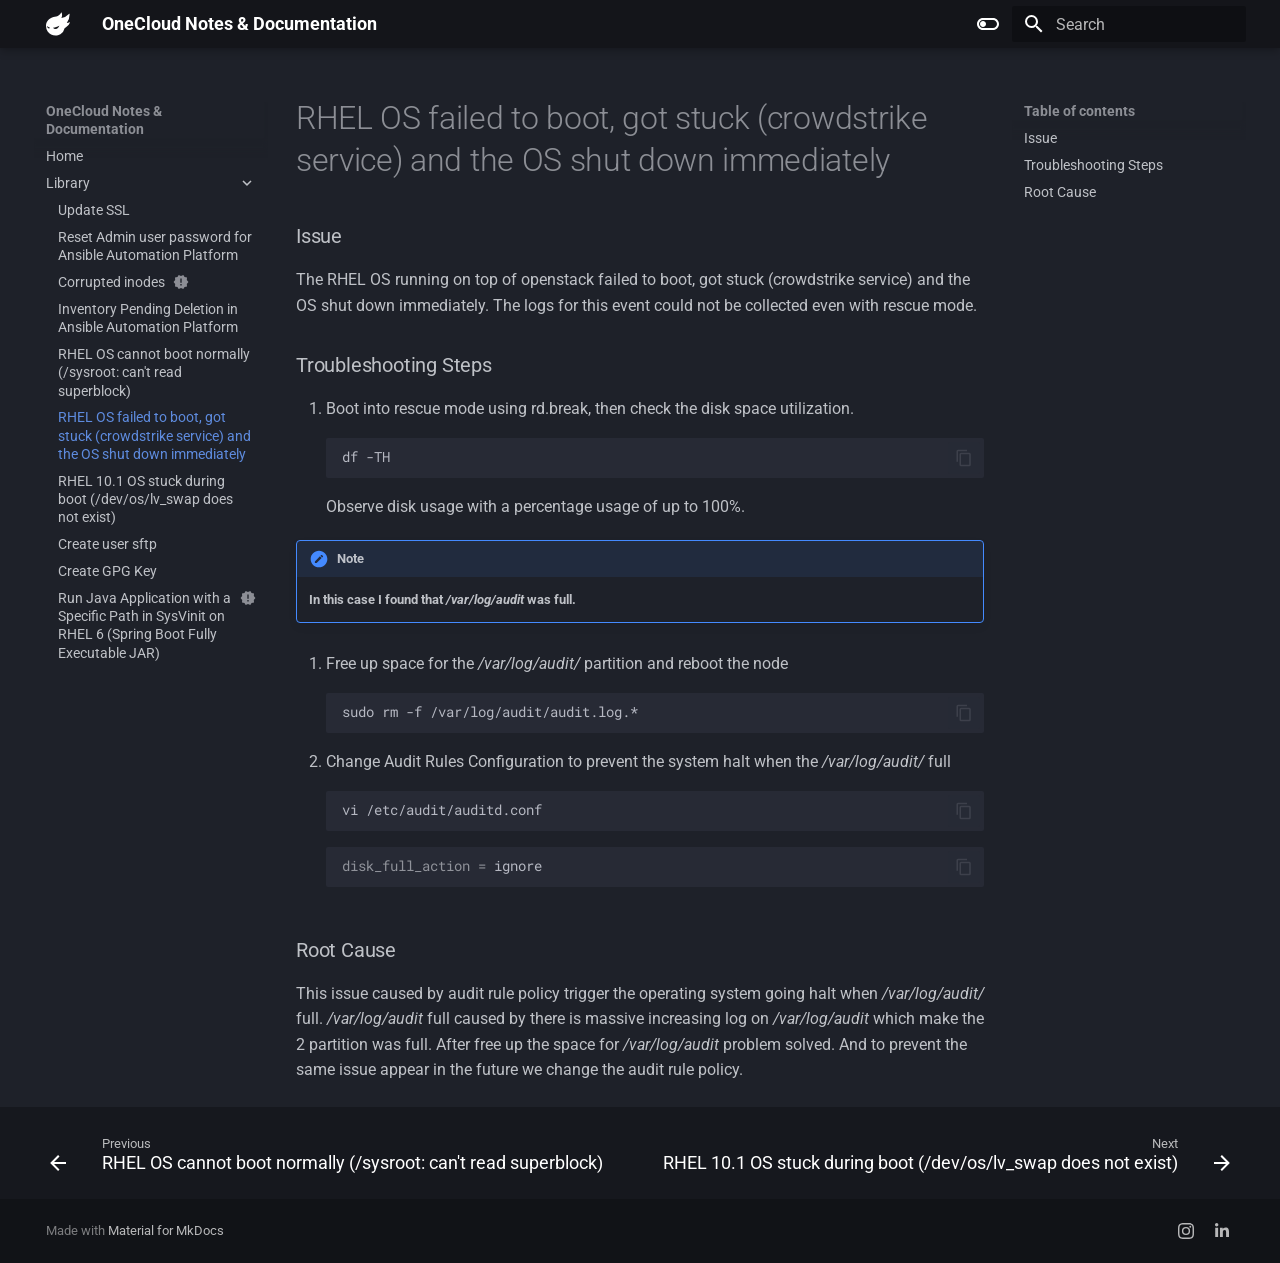
<file: os-failed/index.html>
<!doctype html>
<html lang="en" class="no-js">
  <head>
    
      <meta charset="utf-8">
      <meta name="viewport" content="width=device-width,initial-scale=1">
      
      
      
        <link rel="canonical" href="https://sitename.example/os-failed/">
      
      
        <link rel="prev" href="../extend-disk/">
      
      
        <link rel="next" href="../swap-not-found/">
      
      
        
      
      
      <link rel="icon" href="../assets/zcool.svg">
      <meta name="generator" content="mkdocs-1.6.1, mkdocs-material-9.7.6">
    
    
      
        <title>RHEL OS failed to boot, got stuck (crowdstrike service) and the OS shut down immediately - OneCloud Notes & Documentation</title>
      
    
    
      <link rel="stylesheet" href="../assets/stylesheets/main.484c7ddc.min.css">
      
        
        <link rel="stylesheet" href="../assets/stylesheets/palette.ab4e12ef.min.css">
      
      


    
    
      
    
    
      
        
        
        <link rel="preconnect" href="https://fonts.gstatic.com" crossorigin>
        <link rel="stylesheet" href="https://fonts.googleapis.com/css?family=Roboto:300,300i,400,400i,700,700i%7CRoboto+Mono:400,400i,700,700i&display=fallback">
        <style>:root{--md-text-font:"Roboto";--md-code-font:"Roboto Mono"}</style>
      
    
    
      <link rel="stylesheet" href="../stylesheets/extra.css">
    
    <script>__md_scope=new URL("..",location),__md_hash=e=>[...e].reduce(((e,_)=>(e<<5)-e+_.charCodeAt(0)),0),__md_get=(e,_=localStorage,t=__md_scope)=>JSON.parse(_.getItem(t.pathname+"."+e)),__md_set=(e,_,t=localStorage,a=__md_scope)=>{try{t.setItem(a.pathname+"."+e,JSON.stringify(_))}catch(e){}}</script>
    
      

    
    
  </head>
  
  
    
    
      
    
    
    
    
    <body dir="ltr" data-md-color-scheme="slate" data-md-color-primary="black" data-md-color-accent="grey">
  
    
    <input class="md-toggle" data-md-toggle="drawer" type="checkbox" id="__drawer" autocomplete="off">
    <input class="md-toggle" data-md-toggle="search" type="checkbox" id="__search" autocomplete="off">
    <label class="md-overlay" for="__drawer"></label>
    <div data-md-component="skip">
      
        
        <a href="#rhel-os-failed-to-boot-got-stuck-crowdstrike-service-and-the-os-shut-down-immediately" class="md-skip">
          Skip to content
        </a>
      
    </div>
    <div data-md-component="announce">
      
    </div>
    
    
      

  

<header class="md-header md-header--shadow" data-md-component="header">
  <nav class="md-header__inner md-grid" aria-label="Header">
    <a href=".." title="OneCloud Notes &amp; Documentation" class="md-header__button md-logo" aria-label="OneCloud Notes & Documentation" data-md-component="logo">
      
  
  <svg xmlns="http://www.w3.org/2000/svg" viewBox="0 0 24 24"><path d="M15.467.438q-.144-.016-.2.12-.87 2.096-3.067 3.157-1.03.5-1.916.67-1.574.304-2.762.631C3.442 6.135.197 9.2.01 13.59q-.138 3.23 1.657 5.85c2.826 4.127 8.452 5.384 12.722 2.732q3.421-2.126 4.359-6.186a.146.148 84 0 1 .084-.103c.282-.128.582-.226.857-.368q3.122-1.608 4.301-4.96a.181.183 13.8 0 0-.144-.24.25.25 0 0 0-.127.011q-1.406.49-2.909.666a.03.03 0 0 1-.028-.047q2.968-4.024 2.799-9.112-.004-.15-.148-.188a.175.17 28.9 0 0-.174.048q-3.21 3.437-7.715 4.185-.116.018-.063-.086c.805-1.595.766-3.625.145-5.23a.2.2 0 0 0-.158-.123zm-2.151 13.195q.146-.02.053.209a6.6 6.6 0 0 1-1.258 2.003q-1.319 1.445-3.265 1.139a2.95 2.95 0 0 1-1.856-1.111.09.09 0 0 1 .001-.109.15.15 0 0 1 .109-.058c2.184-.205 4.073-1.122 6.092-2.033a.5.5 0 0 1 .124-.04m-12.231.618q.06.006.182.11c.739.624 1.679 1.212 2.644 1.296a.12.12 0 0 1 .095.171c-.556 1.113-1.661.87-2.283.025a4.2 4.2 0 0 1-.665-1.358q-.073-.255.027-.244"/></svg>

    </a>
    <label class="md-header__button md-icon" for="__drawer">
      
      <svg xmlns="http://www.w3.org/2000/svg" viewBox="0 0 24 24"><path d="M3 6h18v2H3zm0 5h18v2H3zm0 5h18v2H3z"/></svg>
    </label>
    <div class="md-header__title" data-md-component="header-title">
      <div class="md-header__ellipsis">
        <div class="md-header__topic">
          <span class="md-ellipsis">
            OneCloud Notes & Documentation
          </span>
        </div>
        <div class="md-header__topic" data-md-component="header-topic">
          <span class="md-ellipsis">
            
              RHEL OS failed to boot, got stuck (crowdstrike service) and the OS shut down immediately
            
          </span>
        </div>
      </div>
    </div>
    
      
        <form class="md-header__option" data-md-component="palette">
  
    
    
    
    <input class="md-option" data-md-color-media="" data-md-color-scheme="slate" data-md-color-primary="black" data-md-color-accent="grey"  aria-label="Dark mode"  type="radio" name="__palette" id="__palette_0">
    
      <label class="md-header__button md-icon" title="Dark mode" for="__palette_1" hidden>
        <svg xmlns="http://www.w3.org/2000/svg" viewBox="0 0 24 24"><path d="M17 6H7c-3.31 0-6 2.69-6 6s2.69 6 6 6h10c3.31 0 6-2.69 6-6s-2.69-6-6-6m0 10H7c-2.21 0-4-1.79-4-4s1.79-4 4-4h10c2.21 0 4 1.79 4 4s-1.79 4-4 4M7 9c-1.66 0-3 1.34-3 3s1.34 3 3 3 3-1.34 3-3-1.34-3-3-3"/></svg>
      </label>
    
  
    
    
    
    <input class="md-option" data-md-color-media="" data-md-color-scheme="default" data-md-color-primary="indigo" data-md-color-accent="grey"  aria-label="Light mode"  type="radio" name="__palette" id="__palette_1">
    
      <label class="md-header__button md-icon" title="Light mode" for="__palette_0" hidden>
        <svg xmlns="http://www.w3.org/2000/svg" viewBox="0 0 24 24"><path d="M17 7H7a5 5 0 0 0-5 5 5 5 0 0 0 5 5h10a5 5 0 0 0 5-5 5 5 0 0 0-5-5m0 8a3 3 0 0 1-3-3 3 3 0 0 1 3-3 3 3 0 0 1 3 3 3 3 0 0 1-3 3"/></svg>
      </label>
    
  
</form>
      
    
    
      <script>var palette=__md_get("__palette");if(palette&&palette.color){if("(prefers-color-scheme)"===palette.color.media){var media=matchMedia("(prefers-color-scheme: light)"),input=document.querySelector(media.matches?"[data-md-color-media='(prefers-color-scheme: light)']":"[data-md-color-media='(prefers-color-scheme: dark)']");palette.color.media=input.getAttribute("data-md-color-media"),palette.color.scheme=input.getAttribute("data-md-color-scheme"),palette.color.primary=input.getAttribute("data-md-color-primary"),palette.color.accent=input.getAttribute("data-md-color-accent")}for(var[key,value]of Object.entries(palette.color))document.body.setAttribute("data-md-color-"+key,value)}</script>
    
    
    
      
      
        <label class="md-header__button md-icon" for="__search">
          
          <svg xmlns="http://www.w3.org/2000/svg" viewBox="0 0 24 24"><path d="M9.5 3A6.5 6.5 0 0 1 16 9.5c0 1.61-.59 3.09-1.56 4.23l.27.27h.79l5 5-1.5 1.5-5-5v-.79l-.27-.27A6.52 6.52 0 0 1 9.5 16 6.5 6.5 0 0 1 3 9.5 6.5 6.5 0 0 1 9.5 3m0 2C7 5 5 7 5 9.5S7 14 9.5 14 14 12 14 9.5 12 5 9.5 5"/></svg>
        </label>
        <div class="md-search" data-md-component="search" role="dialog">
  <label class="md-search__overlay" for="__search"></label>
  <div class="md-search__inner" role="search">
    <form class="md-search__form" name="search">
      <input type="text" class="md-search__input" name="query" aria-label="Search" placeholder="Search" autocapitalize="off" autocorrect="off" autocomplete="off" spellcheck="false" data-md-component="search-query" required>
      <label class="md-search__icon md-icon" for="__search">
        
        <svg xmlns="http://www.w3.org/2000/svg" viewBox="0 0 24 24"><path d="M9.5 3A6.5 6.5 0 0 1 16 9.5c0 1.61-.59 3.09-1.56 4.23l.27.27h.79l5 5-1.5 1.5-5-5v-.79l-.27-.27A6.52 6.52 0 0 1 9.5 16 6.5 6.5 0 0 1 3 9.5 6.5 6.5 0 0 1 9.5 3m0 2C7 5 5 7 5 9.5S7 14 9.5 14 14 12 14 9.5 12 5 9.5 5"/></svg>
        
        <svg xmlns="http://www.w3.org/2000/svg" viewBox="0 0 24 24"><path d="M20 11v2H8l5.5 5.5-1.42 1.42L4.16 12l7.92-7.92L13.5 5.5 8 11z"/></svg>
      </label>
      <nav class="md-search__options" aria-label="Search">
        
        <button type="reset" class="md-search__icon md-icon" title="Clear" aria-label="Clear" tabindex="-1">
          
          <svg xmlns="http://www.w3.org/2000/svg" viewBox="0 0 24 24"><path d="M19 6.41 17.59 5 12 10.59 6.41 5 5 6.41 10.59 12 5 17.59 6.41 19 12 13.41 17.59 19 19 17.59 13.41 12z"/></svg>
        </button>
      </nav>
      
    </form>
    <div class="md-search__output">
      <div class="md-search__scrollwrap" tabindex="0" data-md-scrollfix>
        <div class="md-search-result" data-md-component="search-result">
          <div class="md-search-result__meta">
            Initializing search
          </div>
          <ol class="md-search-result__list" role="presentation"></ol>
        </div>
      </div>
    </div>
  </div>
</div>
      
    
    
  </nav>
  
</header>
    
    <div class="md-container" data-md-component="container">
      
      
        
          
        
      
      <main class="md-main" data-md-component="main">
        <div class="md-main__inner md-grid">
          
            
              
              <div class="md-sidebar md-sidebar--primary" data-md-component="sidebar" data-md-type="navigation" >
                <div class="md-sidebar__scrollwrap">
                  <div class="md-sidebar__inner">
                    



<nav class="md-nav md-nav--primary" aria-label="Navigation" data-md-level="0">
  <label class="md-nav__title" for="__drawer">
    <a href=".." title="OneCloud Notes &amp; Documentation" class="md-nav__button md-logo" aria-label="OneCloud Notes & Documentation" data-md-component="logo">
      
  
  <svg xmlns="http://www.w3.org/2000/svg" viewBox="0 0 24 24"><path d="M15.467.438q-.144-.016-.2.12-.87 2.096-3.067 3.157-1.03.5-1.916.67-1.574.304-2.762.631C3.442 6.135.197 9.2.01 13.59q-.138 3.23 1.657 5.85c2.826 4.127 8.452 5.384 12.722 2.732q3.421-2.126 4.359-6.186a.146.148 84 0 1 .084-.103c.282-.128.582-.226.857-.368q3.122-1.608 4.301-4.96a.181.183 13.8 0 0-.144-.24.25.25 0 0 0-.127.011q-1.406.49-2.909.666a.03.03 0 0 1-.028-.047q2.968-4.024 2.799-9.112-.004-.15-.148-.188a.175.17 28.9 0 0-.174.048q-3.21 3.437-7.715 4.185-.116.018-.063-.086c.805-1.595.766-3.625.145-5.23a.2.2 0 0 0-.158-.123zm-2.151 13.195q.146-.02.053.209a6.6 6.6 0 0 1-1.258 2.003q-1.319 1.445-3.265 1.139a2.95 2.95 0 0 1-1.856-1.111.09.09 0 0 1 .001-.109.15.15 0 0 1 .109-.058c2.184-.205 4.073-1.122 6.092-2.033a.5.5 0 0 1 .124-.04m-12.231.618q.06.006.182.11c.739.624 1.679 1.212 2.644 1.296a.12.12 0 0 1 .095.171c-.556 1.113-1.661.87-2.283.025a4.2 4.2 0 0 1-.665-1.358q-.073-.255.027-.244"/></svg>

    </a>
    OneCloud Notes & Documentation
  </label>
  
  <ul class="md-nav__list" data-md-scrollfix>
    
      
      
  
  
  
  
    <li class="md-nav__item">
      <a href=".." class="md-nav__link">
        
  
  
  <span class="md-ellipsis">
    
  
    Home
  

    
  </span>
  
  

      </a>
    </li>
  

    
      
      
  
  
    
  
  
  
    
    
      
        
      
        
      
        
      
        
      
        
      
        
      
        
      
        
      
        
      
        
      
    
    
    
    
    <li class="md-nav__item md-nav__item--active md-nav__item--nested">
      
        
        
        <input class="md-nav__toggle md-toggle " type="checkbox" id="__nav_2" checked>
        
          
          <label class="md-nav__link" for="__nav_2" id="__nav_2_label" tabindex="0">
            
  
  
  <span class="md-ellipsis">
    
  
    Library
  

    
  </span>
  
  

            <span class="md-nav__icon md-icon"></span>
          </label>
        
        <nav class="md-nav" data-md-level="1" aria-labelledby="__nav_2_label" aria-expanded="true">
          <label class="md-nav__title" for="__nav_2">
            <span class="md-nav__icon md-icon"></span>
            
  
    Library
  

          </label>
          <ul class="md-nav__list" data-md-scrollfix>
            
              
                
  
  
  
  
    <li class="md-nav__item">
      <a href="../Update-SSL/" class="md-nav__link">
        
  
  
  <span class="md-ellipsis">
    
  
    Update SSL
  

    
  </span>
  
  

      </a>
    </li>
  

              
            
              
                
  
  
  
  
    <li class="md-nav__item">
      <a href="../reset-admin-AAP/" class="md-nav__link">
        
  
  
  <span class="md-ellipsis">
    
  
    Reset Admin user password for Ansible Automation Platform
  

    
  </span>
  
  

      </a>
    </li>
  

              
            
              
                
  
  
  
  
    <li class="md-nav__item">
      <a href="../fsck-root/" class="md-nav__link">
        
  
  
  <span class="md-ellipsis">
    
  
    Corrupted inodes
  

    
  </span>
  
  
    
  
  
    <span class="md-status md-status--new" title="Recently added">
    </span>
  

  

      </a>
    </li>
  

              
            
              
                
  
  
  
  
    <li class="md-nav__item">
      <a href="../pending-Ansible/" class="md-nav__link">
        
  
  
  <span class="md-ellipsis">
    
  
    Inventory Pending Deletion in Ansible Automation Platform
  

    
  </span>
  
  

      </a>
    </li>
  

              
            
              
                
  
  
  
  
    <li class="md-nav__item">
      <a href="../extend-disk/" class="md-nav__link">
        
  
  
  <span class="md-ellipsis">
    
  
    RHEL OS cannot boot normally (/sysroot: can't read superblock)
  

    
  </span>
  
  

      </a>
    </li>
  

              
            
              
                
  
  
    
  
  
  
    <li class="md-nav__item md-nav__item--active">
      
      <input class="md-nav__toggle md-toggle" type="checkbox" id="__toc">
      
      
        
      
      
        <label class="md-nav__link md-nav__link--active" for="__toc">
          
  
  
  <span class="md-ellipsis">
    
  
    RHEL OS failed to boot, got stuck (crowdstrike service) and the OS shut down immediately
  

    
  </span>
  
  

          <span class="md-nav__icon md-icon"></span>
        </label>
      
      <a href="./" class="md-nav__link md-nav__link--active">
        
  
  
  <span class="md-ellipsis">
    
  
    RHEL OS failed to boot, got stuck (crowdstrike service) and the OS shut down immediately
  

    
  </span>
  
  

      </a>
      
        

<nav class="md-nav md-nav--secondary" aria-label="Table of contents">
  
  
  
    
  
  
    <label class="md-nav__title" for="__toc">
      <span class="md-nav__icon md-icon"></span>
      Table of contents
    </label>
    <ul class="md-nav__list" data-md-component="toc" data-md-scrollfix>
      
        <li class="md-nav__item">
  <a href="#issue" class="md-nav__link">
    <span class="md-ellipsis">
      
        Issue
      
    </span>
  </a>
  
</li>
      
        <li class="md-nav__item">
  <a href="#troubleshooting-steps" class="md-nav__link">
    <span class="md-ellipsis">
      
        Troubleshooting Steps
      
    </span>
  </a>
  
</li>
      
        <li class="md-nav__item">
  <a href="#root-cause" class="md-nav__link">
    <span class="md-ellipsis">
      
        Root Cause
      
    </span>
  </a>
  
</li>
      
    </ul>
  
</nav>
      
    </li>
  

              
            
              
                
  
  
  
  
    <li class="md-nav__item">
      <a href="../swap-not-found/" class="md-nav__link">
        
  
  
  <span class="md-ellipsis">
    
  
    RHEL 10.1 OS stuck during boot (/dev/os/lv_swap does not exist)
  

    
  </span>
  
  

      </a>
    </li>
  

              
            
              
                
  
  
  
  
    <li class="md-nav__item">
      <a href="../create-user-sftp/" class="md-nav__link">
        
  
  
  <span class="md-ellipsis">
    
  
    Create user sftp
  

    
  </span>
  
  

      </a>
    </li>
  

              
            
              
                
  
  
  
  
    <li class="md-nav__item">
      <a href="../create-gpg-key/" class="md-nav__link">
        
  
  
  <span class="md-ellipsis">
    
  
    Create GPG Key
  

    
  </span>
  
  

      </a>
    </li>
  

              
            
              
                
  
  
  
  
    <li class="md-nav__item">
      <a href="../exec-jar-custom-java/" class="md-nav__link">
        
  
  
  <span class="md-ellipsis">
    
  
    Run Java Application with a Specific Path in SysVinit on RHEL 6 (Spring Boot Fully Executable JAR)
  

    
  </span>
  
  
    
  
  
    <span class="md-status md-status--new" title="Recently added">
    </span>
  

  

      </a>
    </li>
  

              
            
          </ul>
        </nav>
      
    </li>
  

    
  </ul>
</nav>
                  </div>
                </div>
              </div>
            
            
              
              <div class="md-sidebar md-sidebar--secondary" data-md-component="sidebar" data-md-type="toc" >
                <div class="md-sidebar__scrollwrap">
                  <div class="md-sidebar__inner">
                    

<nav class="md-nav md-nav--secondary" aria-label="Table of contents">
  
  
  
    
  
  
    <label class="md-nav__title" for="__toc">
      <span class="md-nav__icon md-icon"></span>
      Table of contents
    </label>
    <ul class="md-nav__list" data-md-component="toc" data-md-scrollfix>
      
        <li class="md-nav__item">
  <a href="#issue" class="md-nav__link">
    <span class="md-ellipsis">
      
        Issue
      
    </span>
  </a>
  
</li>
      
        <li class="md-nav__item">
  <a href="#troubleshooting-steps" class="md-nav__link">
    <span class="md-ellipsis">
      
        Troubleshooting Steps
      
    </span>
  </a>
  
</li>
      
        <li class="md-nav__item">
  <a href="#root-cause" class="md-nav__link">
    <span class="md-ellipsis">
      
        Root Cause
      
    </span>
  </a>
  
</li>
      
    </ul>
  
</nav>
                  </div>
                </div>
              </div>
            
          
          
            <div class="md-content" data-md-component="content">
              
              <article class="md-content__inner md-typeset">
                
                  



<h1 id="rhel-os-failed-to-boot-got-stuck-crowdstrike-service-and-the-os-shut-down-immediately">RHEL OS failed to boot, got stuck (crowdstrike service) and the OS shut down immediately</h1>
<h3 id="issue">Issue</h3>
<p>The RHEL OS running on top of openstack failed to boot, got stuck (crowdstrike service) and the OS shut down immediately. The logs for this event could not be collected even with rescue mode.</p>
<h3 id="troubleshooting-steps">Troubleshooting Steps</h3>
<ol>
<li>Boot into rescue mode using rd.break, then check the disk space utilization.
<div class="language-bash highlight"><pre><span></span><code><span id="__span-0-1"><a id="__codelineno-0-1" name="__codelineno-0-1" href="#__codelineno-0-1"></a>df<span class="w"> </span>-TH<span class="w"> </span>
</span></code></pre></div>
Observe disk usage with a percentage usage of up to 100%. </li>
</ol>
<div class="admonition note">
<p class="admonition-title">Note</p>
<p><strong>In this case I found that <em>/var/log/audit</em> was full.</strong></p>
</div>
<ol>
<li>
<p>Free up space for the <em>/var/log/audit/</em> partition and reboot the node
<div class="language-bash highlight"><pre><span></span><code><span id="__span-1-1"><a id="__codelineno-1-1" name="__codelineno-1-1" href="#__codelineno-1-1"></a>sudo<span class="w"> </span>rm<span class="w"> </span>-f<span class="w"> </span>/var/log/audit/audit.log.*
</span></code></pre></div></p>
</li>
<li>
<p>Change Audit Rules Configuration to prevent the system halt when the <em>/var/log/audit/</em> full
<div class="language-bash highlight"><pre><span></span><code><span id="__span-2-1"><a id="__codelineno-2-1" name="__codelineno-2-1" href="#__codelineno-2-1"></a>vi<span class="w"> </span>/etc/audit/auditd.conf
</span></code></pre></div>
<div class="language-bash highlight"><pre><span></span><code><span id="__span-3-1"><a id="__codelineno-3-1" name="__codelineno-3-1" href="#__codelineno-3-1"></a><span class="nv">disk_full_action</span><span class="w"> </span><span class="o">=</span><span class="w"> </span>ignore
</span></code></pre></div></p>
</li>
</ol>
<h3 id="root-cause">Root Cause</h3>
<p>This issue caused by audit rule policy trigger the operating system going halt when <em>/var/log/audit/</em> full. <em>/var/log/audit</em> full caused by there is massive increasing log on <em>/var/log/audit</em> which make the 2 partition was full. After free up the space for <em>/var/log/audit</em> problem solved. And to prevent the same issue appear in the future we change the audit rule policy.</p>







  
  






                
              </article>
            </div>
          
          
  <script>var tabs=__md_get("__tabs");if(Array.isArray(tabs))e:for(var set of document.querySelectorAll(".tabbed-set")){var labels=set.querySelector(".tabbed-labels");for(var tab of tabs)for(var label of labels.getElementsByTagName("label"))if(label.innerText.trim()===tab){var input=document.getElementById(label.htmlFor);input.checked=!0;continue e}}</script>

<script>var target=document.getElementById(location.hash.slice(1));target&&target.name&&(target.checked=target.name.startsWith("__tabbed_"))</script>
        </div>
        
      </main>
      
        <footer class="md-footer">
  
    
      
      <nav class="md-footer__inner md-grid" aria-label="Footer" >
        
          
          <a href="../extend-disk/" class="md-footer__link md-footer__link--prev" aria-label="Previous: RHEL OS cannot boot normally (/sysroot: can&#39;t read superblock)">
            <div class="md-footer__button md-icon">
              
              <svg xmlns="http://www.w3.org/2000/svg" viewBox="0 0 24 24"><path d="M20 11v2H8l5.5 5.5-1.42 1.42L4.16 12l7.92-7.92L13.5 5.5 8 11z"/></svg>
            </div>
            <div class="md-footer__title">
              <span class="md-footer__direction">
                Previous
              </span>
              <div class="md-ellipsis">
                RHEL OS cannot boot normally (/sysroot: can't read superblock)
              </div>
            </div>
          </a>
        
        
          
          <a href="../swap-not-found/" class="md-footer__link md-footer__link--next" aria-label="Next: RHEL 10.1 OS stuck during boot (/dev/os/lv_swap does not exist)">
            <div class="md-footer__title">
              <span class="md-footer__direction">
                Next
              </span>
              <div class="md-ellipsis">
                RHEL 10.1 OS stuck during boot (/dev/os/lv_swap does not exist)
              </div>
            </div>
            <div class="md-footer__button md-icon">
              
              <svg xmlns="http://www.w3.org/2000/svg" viewBox="0 0 24 24"><path d="M4 11v2h12l-5.5 5.5 1.42 1.42L19.84 12l-7.92-7.92L10.5 5.5 16 11z"/></svg>
            </div>
          </a>
        
      </nav>
    
  
  <div class="md-footer-meta md-typeset">
    <div class="md-footer-meta__inner md-grid">
      <div class="md-copyright">
  
  
    Made with
    <a href="https://squidfunk.github.io/mkdocs-material/" target="_blank" rel="noopener">
      Material for MkDocs
    </a>
  
</div>
      
        
<div class="md-social">
  
    
    
    
    
      
      
    
    <a href="https://www.instagram.com/wnnn23_/" target="_blank" rel="noopener" title="www.instagram.com" class="md-social__link">
      <svg xmlns="http://www.w3.org/2000/svg" viewBox="0 0 24 24"><path d="M7.03.084c-1.277.06-2.149.264-2.91.563a5.9 5.9 0 0 0-2.124 1.388 5.9 5.9 0 0 0-1.38 2.127C.321 4.926.12 5.8.064 7.076s-.069 1.688-.063 4.947.021 3.667.083 4.947c.061 1.277.264 2.149.563 2.911.308.789.72 1.457 1.388 2.123a5.9 5.9 0 0 0 2.129 1.38c.763.295 1.636.496 2.913.552 1.278.056 1.689.069 4.947.063s3.668-.021 4.947-.082c1.28-.06 2.147-.265 2.91-.563a5.9 5.9 0 0 0 2.123-1.388 5.9 5.9 0 0 0 1.38-2.129c.295-.763.496-1.636.551-2.912.056-1.28.07-1.69.063-4.948-.006-3.258-.02-3.667-.081-4.947-.06-1.28-.264-2.148-.564-2.911a5.9 5.9 0 0 0-1.387-2.123 5.86 5.86 0 0 0-2.128-1.38C19.074.322 18.202.12 16.924.066 15.647.009 15.236-.006 11.977 0S8.31.021 7.03.084m.14 21.693c-1.17-.05-1.805-.245-2.228-.408a3.7 3.7 0 0 1-1.382-.895 3.7 3.7 0 0 1-.9-1.378c-.165-.423-.363-1.058-.417-2.228-.06-1.264-.072-1.644-.08-4.848-.006-3.204.006-3.583.061-4.848.05-1.169.246-1.805.408-2.228.216-.561.477-.96.895-1.382a3.7 3.7 0 0 1 1.379-.9c.423-.165 1.057-.361 2.227-.417 1.265-.06 1.644-.072 4.848-.08 3.203-.006 3.583.006 4.85.062 1.168.05 1.804.244 2.227.408.56.216.96.475 1.382.895s.681.817.9 1.378c.165.422.362 1.056.417 2.227.06 1.265.074 1.645.08 4.848.005 3.203-.006 3.583-.061 4.848-.051 1.17-.245 1.805-.408 2.23-.216.56-.477.96-.896 1.38a3.7 3.7 0 0 1-1.378.9c-.422.165-1.058.362-2.226.418-1.266.06-1.645.072-4.85.079s-3.582-.006-4.848-.06m9.783-16.192a1.44 1.44 0 1 0 1.437-1.442 1.44 1.44 0 0 0-1.437 1.442M5.839 12.012a6.161 6.161 0 1 0 12.323-.024 6.162 6.162 0 0 0-12.323.024M8 12.008A4 4 0 1 1 12.008 16 4 4 0 0 1 8 12.008"/></svg>
    </a>
  
    
    
    
    
      
      
    
    <a href="https://www.linkedin.com/in/mohammad-alwan-252454280/" target="_blank" rel="noopener" title="www.linkedin.com" class="md-social__link">
      <svg xmlns="http://www.w3.org/2000/svg" viewBox="0 0 448 512"><!--! Font Awesome Free 7.1.0 by @fontawesome - https://fontawesome.com License - https://fontawesome.com/license/free (Icons: CC BY 4.0, Fonts: SIL OFL 1.1, Code: MIT License) Copyright 2025 Fonticons, Inc.--><path d="M100.3 448H7.4V148.9h92.9zM53.8 108.1C24.1 108.1 0 83.5 0 53.8c0-14.3 5.7-27.9 15.8-38S39.6 0 53.8 0s27.9 5.7 38 15.8 15.8 23.8 15.8 38c0 29.7-24.1 54.3-53.8 54.3M447.9 448h-92.7V302.4c0-34.7-.7-79.2-48.3-79.2-48.3 0-55.7 37.7-55.7 76.7V448h-92.8V148.9h89.1v40.8h1.3c12.4-23.5 42.7-48.3 87.9-48.3 94 0 111.3 61.9 111.3 142.3V448z"/></svg>
    </a>
  
</div>
      
    </div>
  </div>
</footer>
      
    </div>
    <div class="md-dialog" data-md-component="dialog">
      <div class="md-dialog__inner md-typeset"></div>
    </div>
    
    
    
      
      
      <script id="__config" type="application/json">{"annotate": null, "base": "..", "features": ["navigation.indexes", "navigation.footer", "navigation.expand", "content.code.copy", "content.tabs.link", "content.code.annotate"], "search": "../assets/javascripts/workers/search.2c215733.min.js", "tags": null, "translations": {"clipboard.copied": "Copied to clipboard", "clipboard.copy": "Copy to clipboard", "search.result.more.one": "1 more on this page", "search.result.more.other": "# more on this page", "search.result.none": "No matching documents", "search.result.one": "1 matching document", "search.result.other": "# matching documents", "search.result.placeholder": "Type to start searching", "search.result.term.missing": "Missing", "select.version": "Select version"}, "version": null}</script>
    
    
      <script src="../assets/javascripts/bundle.79ae519e.min.js"></script>
      
    
  </body>
</html>
</file>
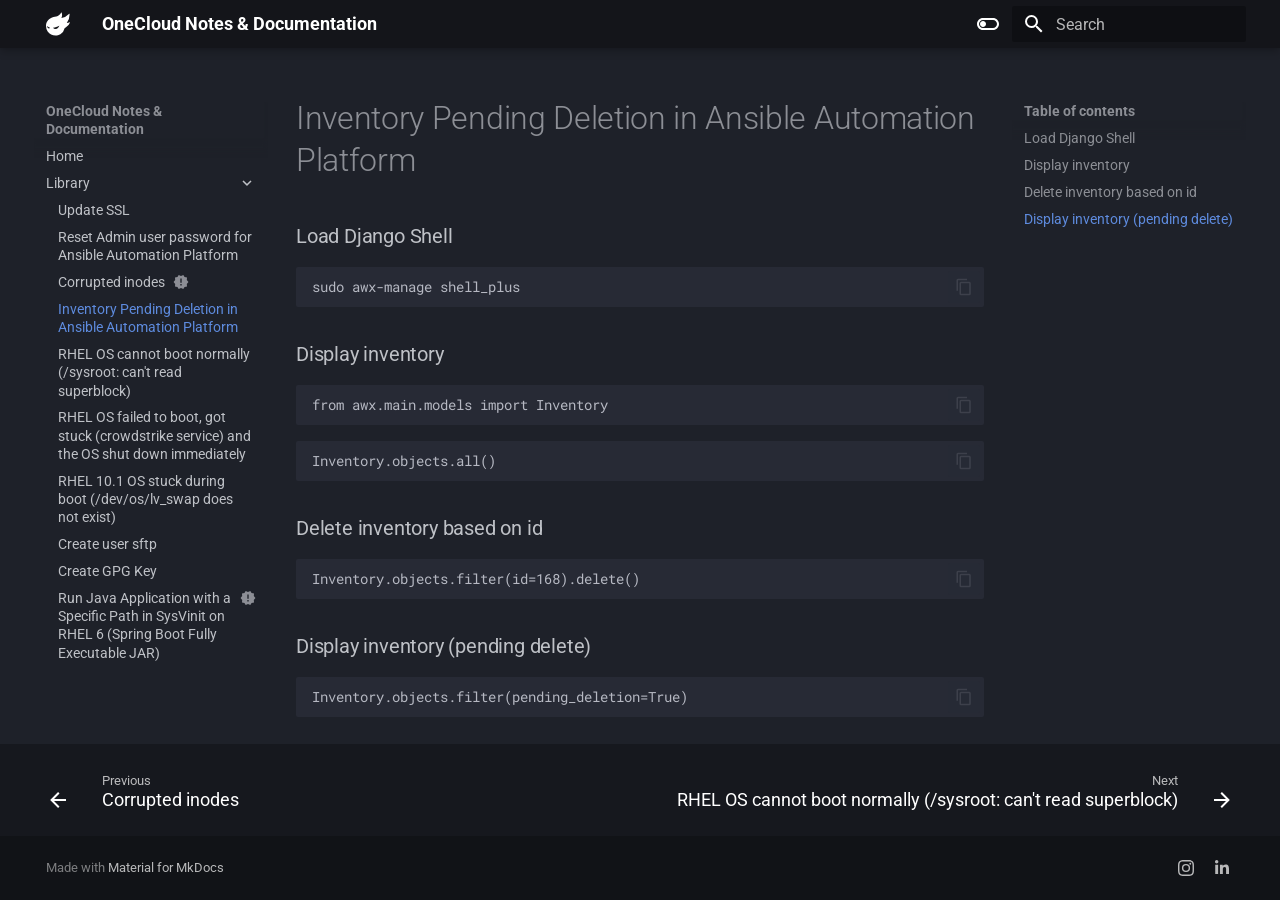
<file: pending-Ansible/index.html>
<!doctype html>
<html lang="en" class="no-js">
  <head>
    
      <meta charset="utf-8">
      <meta name="viewport" content="width=device-width,initial-scale=1">
      
      
      
        <link rel="canonical" href="https://sitename.example/pending-Ansible/">
      
      
        <link rel="prev" href="../fsck-root/">
      
      
        <link rel="next" href="../extend-disk/">
      
      
        
      
      
      <link rel="icon" href="../assets/zcool.svg">
      <meta name="generator" content="mkdocs-1.6.1, mkdocs-material-9.7.6">
    
    
      
        <title>Inventory Pending Deletion in Ansible Automation Platform - OneCloud Notes & Documentation</title>
      
    
    
      <link rel="stylesheet" href="../assets/stylesheets/main.484c7ddc.min.css">
      
        
        <link rel="stylesheet" href="../assets/stylesheets/palette.ab4e12ef.min.css">
      
      


    
    
      
    
    
      
        
        
        <link rel="preconnect" href="https://fonts.gstatic.com" crossorigin>
        <link rel="stylesheet" href="https://fonts.googleapis.com/css?family=Roboto:300,300i,400,400i,700,700i%7CRoboto+Mono:400,400i,700,700i&display=fallback">
        <style>:root{--md-text-font:"Roboto";--md-code-font:"Roboto Mono"}</style>
      
    
    
      <link rel="stylesheet" href="../stylesheets/extra.css">
    
    <script>__md_scope=new URL("..",location),__md_hash=e=>[...e].reduce(((e,_)=>(e<<5)-e+_.charCodeAt(0)),0),__md_get=(e,_=localStorage,t=__md_scope)=>JSON.parse(_.getItem(t.pathname+"."+e)),__md_set=(e,_,t=localStorage,a=__md_scope)=>{try{t.setItem(a.pathname+"."+e,JSON.stringify(_))}catch(e){}}</script>
    
      

    
    
  </head>
  
  
    
    
      
    
    
    
    
    <body dir="ltr" data-md-color-scheme="slate" data-md-color-primary="black" data-md-color-accent="grey">
  
    
    <input class="md-toggle" data-md-toggle="drawer" type="checkbox" id="__drawer" autocomplete="off">
    <input class="md-toggle" data-md-toggle="search" type="checkbox" id="__search" autocomplete="off">
    <label class="md-overlay" for="__drawer"></label>
    <div data-md-component="skip">
      
        
        <a href="#inventory-pending-deletion-in-ansible-automation-platform" class="md-skip">
          Skip to content
        </a>
      
    </div>
    <div data-md-component="announce">
      
    </div>
    
    
      

  

<header class="md-header md-header--shadow" data-md-component="header">
  <nav class="md-header__inner md-grid" aria-label="Header">
    <a href=".." title="OneCloud Notes &amp; Documentation" class="md-header__button md-logo" aria-label="OneCloud Notes & Documentation" data-md-component="logo">
      
  
  <svg xmlns="http://www.w3.org/2000/svg" viewBox="0 0 24 24"><path d="M15.467.438q-.144-.016-.2.12-.87 2.096-3.067 3.157-1.03.5-1.916.67-1.574.304-2.762.631C3.442 6.135.197 9.2.01 13.59q-.138 3.23 1.657 5.85c2.826 4.127 8.452 5.384 12.722 2.732q3.421-2.126 4.359-6.186a.146.148 84 0 1 .084-.103c.282-.128.582-.226.857-.368q3.122-1.608 4.301-4.96a.181.183 13.8 0 0-.144-.24.25.25 0 0 0-.127.011q-1.406.49-2.909.666a.03.03 0 0 1-.028-.047q2.968-4.024 2.799-9.112-.004-.15-.148-.188a.175.17 28.9 0 0-.174.048q-3.21 3.437-7.715 4.185-.116.018-.063-.086c.805-1.595.766-3.625.145-5.23a.2.2 0 0 0-.158-.123zm-2.151 13.195q.146-.02.053.209a6.6 6.6 0 0 1-1.258 2.003q-1.319 1.445-3.265 1.139a2.95 2.95 0 0 1-1.856-1.111.09.09 0 0 1 .001-.109.15.15 0 0 1 .109-.058c2.184-.205 4.073-1.122 6.092-2.033a.5.5 0 0 1 .124-.04m-12.231.618q.06.006.182.11c.739.624 1.679 1.212 2.644 1.296a.12.12 0 0 1 .095.171c-.556 1.113-1.661.87-2.283.025a4.2 4.2 0 0 1-.665-1.358q-.073-.255.027-.244"/></svg>

    </a>
    <label class="md-header__button md-icon" for="__drawer">
      
      <svg xmlns="http://www.w3.org/2000/svg" viewBox="0 0 24 24"><path d="M3 6h18v2H3zm0 5h18v2H3zm0 5h18v2H3z"/></svg>
    </label>
    <div class="md-header__title" data-md-component="header-title">
      <div class="md-header__ellipsis">
        <div class="md-header__topic">
          <span class="md-ellipsis">
            OneCloud Notes & Documentation
          </span>
        </div>
        <div class="md-header__topic" data-md-component="header-topic">
          <span class="md-ellipsis">
            
              Inventory Pending Deletion in Ansible Automation Platform
            
          </span>
        </div>
      </div>
    </div>
    
      
        <form class="md-header__option" data-md-component="palette">
  
    
    
    
    <input class="md-option" data-md-color-media="" data-md-color-scheme="slate" data-md-color-primary="black" data-md-color-accent="grey"  aria-label="Dark mode"  type="radio" name="__palette" id="__palette_0">
    
      <label class="md-header__button md-icon" title="Dark mode" for="__palette_1" hidden>
        <svg xmlns="http://www.w3.org/2000/svg" viewBox="0 0 24 24"><path d="M17 6H7c-3.31 0-6 2.69-6 6s2.69 6 6 6h10c3.31 0 6-2.69 6-6s-2.69-6-6-6m0 10H7c-2.21 0-4-1.79-4-4s1.79-4 4-4h10c2.21 0 4 1.79 4 4s-1.79 4-4 4M7 9c-1.66 0-3 1.34-3 3s1.34 3 3 3 3-1.34 3-3-1.34-3-3-3"/></svg>
      </label>
    
  
    
    
    
    <input class="md-option" data-md-color-media="" data-md-color-scheme="default" data-md-color-primary="indigo" data-md-color-accent="grey"  aria-label="Light mode"  type="radio" name="__palette" id="__palette_1">
    
      <label class="md-header__button md-icon" title="Light mode" for="__palette_0" hidden>
        <svg xmlns="http://www.w3.org/2000/svg" viewBox="0 0 24 24"><path d="M17 7H7a5 5 0 0 0-5 5 5 5 0 0 0 5 5h10a5 5 0 0 0 5-5 5 5 0 0 0-5-5m0 8a3 3 0 0 1-3-3 3 3 0 0 1 3-3 3 3 0 0 1 3 3 3 3 0 0 1-3 3"/></svg>
      </label>
    
  
</form>
      
    
    
      <script>var palette=__md_get("__palette");if(palette&&palette.color){if("(prefers-color-scheme)"===palette.color.media){var media=matchMedia("(prefers-color-scheme: light)"),input=document.querySelector(media.matches?"[data-md-color-media='(prefers-color-scheme: light)']":"[data-md-color-media='(prefers-color-scheme: dark)']");palette.color.media=input.getAttribute("data-md-color-media"),palette.color.scheme=input.getAttribute("data-md-color-scheme"),palette.color.primary=input.getAttribute("data-md-color-primary"),palette.color.accent=input.getAttribute("data-md-color-accent")}for(var[key,value]of Object.entries(palette.color))document.body.setAttribute("data-md-color-"+key,value)}</script>
    
    
    
      
      
        <label class="md-header__button md-icon" for="__search">
          
          <svg xmlns="http://www.w3.org/2000/svg" viewBox="0 0 24 24"><path d="M9.5 3A6.5 6.5 0 0 1 16 9.5c0 1.61-.59 3.09-1.56 4.23l.27.27h.79l5 5-1.5 1.5-5-5v-.79l-.27-.27A6.52 6.52 0 0 1 9.5 16 6.5 6.5 0 0 1 3 9.5 6.5 6.5 0 0 1 9.5 3m0 2C7 5 5 7 5 9.5S7 14 9.5 14 14 12 14 9.5 12 5 9.5 5"/></svg>
        </label>
        <div class="md-search" data-md-component="search" role="dialog">
  <label class="md-search__overlay" for="__search"></label>
  <div class="md-search__inner" role="search">
    <form class="md-search__form" name="search">
      <input type="text" class="md-search__input" name="query" aria-label="Search" placeholder="Search" autocapitalize="off" autocorrect="off" autocomplete="off" spellcheck="false" data-md-component="search-query" required>
      <label class="md-search__icon md-icon" for="__search">
        
        <svg xmlns="http://www.w3.org/2000/svg" viewBox="0 0 24 24"><path d="M9.5 3A6.5 6.5 0 0 1 16 9.5c0 1.61-.59 3.09-1.56 4.23l.27.27h.79l5 5-1.5 1.5-5-5v-.79l-.27-.27A6.52 6.52 0 0 1 9.5 16 6.5 6.5 0 0 1 3 9.5 6.5 6.5 0 0 1 9.5 3m0 2C7 5 5 7 5 9.5S7 14 9.5 14 14 12 14 9.5 12 5 9.5 5"/></svg>
        
        <svg xmlns="http://www.w3.org/2000/svg" viewBox="0 0 24 24"><path d="M20 11v2H8l5.5 5.5-1.42 1.42L4.16 12l7.92-7.92L13.5 5.5 8 11z"/></svg>
      </label>
      <nav class="md-search__options" aria-label="Search">
        
        <button type="reset" class="md-search__icon md-icon" title="Clear" aria-label="Clear" tabindex="-1">
          
          <svg xmlns="http://www.w3.org/2000/svg" viewBox="0 0 24 24"><path d="M19 6.41 17.59 5 12 10.59 6.41 5 5 6.41 10.59 12 5 17.59 6.41 19 12 13.41 17.59 19 19 17.59 13.41 12z"/></svg>
        </button>
      </nav>
      
    </form>
    <div class="md-search__output">
      <div class="md-search__scrollwrap" tabindex="0" data-md-scrollfix>
        <div class="md-search-result" data-md-component="search-result">
          <div class="md-search-result__meta">
            Initializing search
          </div>
          <ol class="md-search-result__list" role="presentation"></ol>
        </div>
      </div>
    </div>
  </div>
</div>
      
    
    
  </nav>
  
</header>
    
    <div class="md-container" data-md-component="container">
      
      
        
          
        
      
      <main class="md-main" data-md-component="main">
        <div class="md-main__inner md-grid">
          
            
              
              <div class="md-sidebar md-sidebar--primary" data-md-component="sidebar" data-md-type="navigation" >
                <div class="md-sidebar__scrollwrap">
                  <div class="md-sidebar__inner">
                    



<nav class="md-nav md-nav--primary" aria-label="Navigation" data-md-level="0">
  <label class="md-nav__title" for="__drawer">
    <a href=".." title="OneCloud Notes &amp; Documentation" class="md-nav__button md-logo" aria-label="OneCloud Notes & Documentation" data-md-component="logo">
      
  
  <svg xmlns="http://www.w3.org/2000/svg" viewBox="0 0 24 24"><path d="M15.467.438q-.144-.016-.2.12-.87 2.096-3.067 3.157-1.03.5-1.916.67-1.574.304-2.762.631C3.442 6.135.197 9.2.01 13.59q-.138 3.23 1.657 5.85c2.826 4.127 8.452 5.384 12.722 2.732q3.421-2.126 4.359-6.186a.146.148 84 0 1 .084-.103c.282-.128.582-.226.857-.368q3.122-1.608 4.301-4.96a.181.183 13.8 0 0-.144-.24.25.25 0 0 0-.127.011q-1.406.49-2.909.666a.03.03 0 0 1-.028-.047q2.968-4.024 2.799-9.112-.004-.15-.148-.188a.175.17 28.9 0 0-.174.048q-3.21 3.437-7.715 4.185-.116.018-.063-.086c.805-1.595.766-3.625.145-5.23a.2.2 0 0 0-.158-.123zm-2.151 13.195q.146-.02.053.209a6.6 6.6 0 0 1-1.258 2.003q-1.319 1.445-3.265 1.139a2.95 2.95 0 0 1-1.856-1.111.09.09 0 0 1 .001-.109.15.15 0 0 1 .109-.058c2.184-.205 4.073-1.122 6.092-2.033a.5.5 0 0 1 .124-.04m-12.231.618q.06.006.182.11c.739.624 1.679 1.212 2.644 1.296a.12.12 0 0 1 .095.171c-.556 1.113-1.661.87-2.283.025a4.2 4.2 0 0 1-.665-1.358q-.073-.255.027-.244"/></svg>

    </a>
    OneCloud Notes & Documentation
  </label>
  
  <ul class="md-nav__list" data-md-scrollfix>
    
      
      
  
  
  
  
    <li class="md-nav__item">
      <a href=".." class="md-nav__link">
        
  
  
  <span class="md-ellipsis">
    
  
    Home
  

    
  </span>
  
  

      </a>
    </li>
  

    
      
      
  
  
    
  
  
  
    
    
      
        
      
        
      
        
      
        
      
        
      
        
      
        
      
        
      
        
      
        
      
    
    
    
    
    <li class="md-nav__item md-nav__item--active md-nav__item--nested">
      
        
        
        <input class="md-nav__toggle md-toggle " type="checkbox" id="__nav_2" checked>
        
          
          <label class="md-nav__link" for="__nav_2" id="__nav_2_label" tabindex="0">
            
  
  
  <span class="md-ellipsis">
    
  
    Library
  

    
  </span>
  
  

            <span class="md-nav__icon md-icon"></span>
          </label>
        
        <nav class="md-nav" data-md-level="1" aria-labelledby="__nav_2_label" aria-expanded="true">
          <label class="md-nav__title" for="__nav_2">
            <span class="md-nav__icon md-icon"></span>
            
  
    Library
  

          </label>
          <ul class="md-nav__list" data-md-scrollfix>
            
              
                
  
  
  
  
    <li class="md-nav__item">
      <a href="../Update-SSL/" class="md-nav__link">
        
  
  
  <span class="md-ellipsis">
    
  
    Update SSL
  

    
  </span>
  
  

      </a>
    </li>
  

              
            
              
                
  
  
  
  
    <li class="md-nav__item">
      <a href="../reset-admin-AAP/" class="md-nav__link">
        
  
  
  <span class="md-ellipsis">
    
  
    Reset Admin user password for Ansible Automation Platform
  

    
  </span>
  
  

      </a>
    </li>
  

              
            
              
                
  
  
  
  
    <li class="md-nav__item">
      <a href="../fsck-root/" class="md-nav__link">
        
  
  
  <span class="md-ellipsis">
    
  
    Corrupted inodes
  

    
  </span>
  
  
    
  
  
    <span class="md-status md-status--new" title="Recently added">
    </span>
  

  

      </a>
    </li>
  

              
            
              
                
  
  
    
  
  
  
    <li class="md-nav__item md-nav__item--active">
      
      <input class="md-nav__toggle md-toggle" type="checkbox" id="__toc">
      
      
        
      
      
        <label class="md-nav__link md-nav__link--active" for="__toc">
          
  
  
  <span class="md-ellipsis">
    
  
    Inventory Pending Deletion in Ansible Automation Platform
  

    
  </span>
  
  

          <span class="md-nav__icon md-icon"></span>
        </label>
      
      <a href="./" class="md-nav__link md-nav__link--active">
        
  
  
  <span class="md-ellipsis">
    
  
    Inventory Pending Deletion in Ansible Automation Platform
  

    
  </span>
  
  

      </a>
      
        

<nav class="md-nav md-nav--secondary" aria-label="Table of contents">
  
  
  
    
  
  
    <label class="md-nav__title" for="__toc">
      <span class="md-nav__icon md-icon"></span>
      Table of contents
    </label>
    <ul class="md-nav__list" data-md-component="toc" data-md-scrollfix>
      
        <li class="md-nav__item">
  <a href="#load-django-shell" class="md-nav__link">
    <span class="md-ellipsis">
      
        Load Django Shell
      
    </span>
  </a>
  
</li>
      
        <li class="md-nav__item">
  <a href="#display-inventory" class="md-nav__link">
    <span class="md-ellipsis">
      
        Display inventory
      
    </span>
  </a>
  
</li>
      
        <li class="md-nav__item">
  <a href="#delete-inventory-based-on-id" class="md-nav__link">
    <span class="md-ellipsis">
      
        Delete inventory based on id
      
    </span>
  </a>
  
</li>
      
        <li class="md-nav__item">
  <a href="#display-inventory-pending-delete" class="md-nav__link">
    <span class="md-ellipsis">
      
        Display inventory (pending delete)
      
    </span>
  </a>
  
</li>
      
    </ul>
  
</nav>
      
    </li>
  

              
            
              
                
  
  
  
  
    <li class="md-nav__item">
      <a href="../extend-disk/" class="md-nav__link">
        
  
  
  <span class="md-ellipsis">
    
  
    RHEL OS cannot boot normally (/sysroot: can't read superblock)
  

    
  </span>
  
  

      </a>
    </li>
  

              
            
              
                
  
  
  
  
    <li class="md-nav__item">
      <a href="../os-failed/" class="md-nav__link">
        
  
  
  <span class="md-ellipsis">
    
  
    RHEL OS failed to boot, got stuck (crowdstrike service) and the OS shut down immediately
  

    
  </span>
  
  

      </a>
    </li>
  

              
            
              
                
  
  
  
  
    <li class="md-nav__item">
      <a href="../swap-not-found/" class="md-nav__link">
        
  
  
  <span class="md-ellipsis">
    
  
    RHEL 10.1 OS stuck during boot (/dev/os/lv_swap does not exist)
  

    
  </span>
  
  

      </a>
    </li>
  

              
            
              
                
  
  
  
  
    <li class="md-nav__item">
      <a href="../create-user-sftp/" class="md-nav__link">
        
  
  
  <span class="md-ellipsis">
    
  
    Create user sftp
  

    
  </span>
  
  

      </a>
    </li>
  

              
            
              
                
  
  
  
  
    <li class="md-nav__item">
      <a href="../create-gpg-key/" class="md-nav__link">
        
  
  
  <span class="md-ellipsis">
    
  
    Create GPG Key
  

    
  </span>
  
  

      </a>
    </li>
  

              
            
              
                
  
  
  
  
    <li class="md-nav__item">
      <a href="../exec-jar-custom-java/" class="md-nav__link">
        
  
  
  <span class="md-ellipsis">
    
  
    Run Java Application with a Specific Path in SysVinit on RHEL 6 (Spring Boot Fully Executable JAR)
  

    
  </span>
  
  
    
  
  
    <span class="md-status md-status--new" title="Recently added">
    </span>
  

  

      </a>
    </li>
  

              
            
          </ul>
        </nav>
      
    </li>
  

    
  </ul>
</nav>
                  </div>
                </div>
              </div>
            
            
              
              <div class="md-sidebar md-sidebar--secondary" data-md-component="sidebar" data-md-type="toc" >
                <div class="md-sidebar__scrollwrap">
                  <div class="md-sidebar__inner">
                    

<nav class="md-nav md-nav--secondary" aria-label="Table of contents">
  
  
  
    
  
  
    <label class="md-nav__title" for="__toc">
      <span class="md-nav__icon md-icon"></span>
      Table of contents
    </label>
    <ul class="md-nav__list" data-md-component="toc" data-md-scrollfix>
      
        <li class="md-nav__item">
  <a href="#load-django-shell" class="md-nav__link">
    <span class="md-ellipsis">
      
        Load Django Shell
      
    </span>
  </a>
  
</li>
      
        <li class="md-nav__item">
  <a href="#display-inventory" class="md-nav__link">
    <span class="md-ellipsis">
      
        Display inventory
      
    </span>
  </a>
  
</li>
      
        <li class="md-nav__item">
  <a href="#delete-inventory-based-on-id" class="md-nav__link">
    <span class="md-ellipsis">
      
        Delete inventory based on id
      
    </span>
  </a>
  
</li>
      
        <li class="md-nav__item">
  <a href="#display-inventory-pending-delete" class="md-nav__link">
    <span class="md-ellipsis">
      
        Display inventory (pending delete)
      
    </span>
  </a>
  
</li>
      
    </ul>
  
</nav>
                  </div>
                </div>
              </div>
            
          
          
            <div class="md-content" data-md-component="content">
              
              <article class="md-content__inner md-typeset">
                
                  



<h1 id="inventory-pending-deletion-in-ansible-automation-platform">Inventory Pending Deletion in Ansible Automation Platform</h1>
<h3 id="load-django-shell">Load Django Shell</h3>
<div class="language-text highlight"><pre><span></span><code><span id="__span-0-1"><a id="__codelineno-0-1" name="__codelineno-0-1" href="#__codelineno-0-1"></a>sudo awx-manage shell_plus
</span></code></pre></div>
<h3 id="display-inventory">Display inventory</h3>
<p><div class="language-text highlight"><pre><span></span><code><span id="__span-1-1"><a id="__codelineno-1-1" name="__codelineno-1-1" href="#__codelineno-1-1"></a>from awx.main.models import Inventory
</span></code></pre></div>
<div class="language-text highlight"><pre><span></span><code><span id="__span-2-1"><a id="__codelineno-2-1" name="__codelineno-2-1" href="#__codelineno-2-1"></a>Inventory.objects.all()
</span></code></pre></div></p>
<h3 id="delete-inventory-based-on-id">Delete inventory based on id</h3>
<div class="language-text highlight"><pre><span></span><code><span id="__span-3-1"><a id="__codelineno-3-1" name="__codelineno-3-1" href="#__codelineno-3-1"></a>Inventory.objects.filter(id=168).delete()
</span></code></pre></div>
<h3 id="display-inventory-pending-delete">Display inventory (pending delete)</h3>
<div class="language-text highlight"><pre><span></span><code><span id="__span-4-1"><a id="__codelineno-4-1" name="__codelineno-4-1" href="#__codelineno-4-1"></a>Inventory.objects.filter(pending_deletion=True)
</span></code></pre></div>







  
  






                
              </article>
            </div>
          
          
  <script>var tabs=__md_get("__tabs");if(Array.isArray(tabs))e:for(var set of document.querySelectorAll(".tabbed-set")){var labels=set.querySelector(".tabbed-labels");for(var tab of tabs)for(var label of labels.getElementsByTagName("label"))if(label.innerText.trim()===tab){var input=document.getElementById(label.htmlFor);input.checked=!0;continue e}}</script>

<script>var target=document.getElementById(location.hash.slice(1));target&&target.name&&(target.checked=target.name.startsWith("__tabbed_"))</script>
        </div>
        
      </main>
      
        <footer class="md-footer">
  
    
      
      <nav class="md-footer__inner md-grid" aria-label="Footer" >
        
          
          <a href="../fsck-root/" class="md-footer__link md-footer__link--prev" aria-label="Previous: Corrupted inodes">
            <div class="md-footer__button md-icon">
              
              <svg xmlns="http://www.w3.org/2000/svg" viewBox="0 0 24 24"><path d="M20 11v2H8l5.5 5.5-1.42 1.42L4.16 12l7.92-7.92L13.5 5.5 8 11z"/></svg>
            </div>
            <div class="md-footer__title">
              <span class="md-footer__direction">
                Previous
              </span>
              <div class="md-ellipsis">
                Corrupted inodes
              </div>
            </div>
          </a>
        
        
          
          <a href="../extend-disk/" class="md-footer__link md-footer__link--next" aria-label="Next: RHEL OS cannot boot normally (/sysroot: can&#39;t read superblock)">
            <div class="md-footer__title">
              <span class="md-footer__direction">
                Next
              </span>
              <div class="md-ellipsis">
                RHEL OS cannot boot normally (/sysroot: can't read superblock)
              </div>
            </div>
            <div class="md-footer__button md-icon">
              
              <svg xmlns="http://www.w3.org/2000/svg" viewBox="0 0 24 24"><path d="M4 11v2h12l-5.5 5.5 1.42 1.42L19.84 12l-7.92-7.92L10.5 5.5 16 11z"/></svg>
            </div>
          </a>
        
      </nav>
    
  
  <div class="md-footer-meta md-typeset">
    <div class="md-footer-meta__inner md-grid">
      <div class="md-copyright">
  
  
    Made with
    <a href="https://squidfunk.github.io/mkdocs-material/" target="_blank" rel="noopener">
      Material for MkDocs
    </a>
  
</div>
      
        
<div class="md-social">
  
    
    
    
    
      
      
    
    <a href="https://www.instagram.com/wnnn23_/" target="_blank" rel="noopener" title="www.instagram.com" class="md-social__link">
      <svg xmlns="http://www.w3.org/2000/svg" viewBox="0 0 24 24"><path d="M7.03.084c-1.277.06-2.149.264-2.91.563a5.9 5.9 0 0 0-2.124 1.388 5.9 5.9 0 0 0-1.38 2.127C.321 4.926.12 5.8.064 7.076s-.069 1.688-.063 4.947.021 3.667.083 4.947c.061 1.277.264 2.149.563 2.911.308.789.72 1.457 1.388 2.123a5.9 5.9 0 0 0 2.129 1.38c.763.295 1.636.496 2.913.552 1.278.056 1.689.069 4.947.063s3.668-.021 4.947-.082c1.28-.06 2.147-.265 2.91-.563a5.9 5.9 0 0 0 2.123-1.388 5.9 5.9 0 0 0 1.38-2.129c.295-.763.496-1.636.551-2.912.056-1.28.07-1.69.063-4.948-.006-3.258-.02-3.667-.081-4.947-.06-1.28-.264-2.148-.564-2.911a5.9 5.9 0 0 0-1.387-2.123 5.86 5.86 0 0 0-2.128-1.38C19.074.322 18.202.12 16.924.066 15.647.009 15.236-.006 11.977 0S8.31.021 7.03.084m.14 21.693c-1.17-.05-1.805-.245-2.228-.408a3.7 3.7 0 0 1-1.382-.895 3.7 3.7 0 0 1-.9-1.378c-.165-.423-.363-1.058-.417-2.228-.06-1.264-.072-1.644-.08-4.848-.006-3.204.006-3.583.061-4.848.05-1.169.246-1.805.408-2.228.216-.561.477-.96.895-1.382a3.7 3.7 0 0 1 1.379-.9c.423-.165 1.057-.361 2.227-.417 1.265-.06 1.644-.072 4.848-.08 3.203-.006 3.583.006 4.85.062 1.168.05 1.804.244 2.227.408.56.216.96.475 1.382.895s.681.817.9 1.378c.165.422.362 1.056.417 2.227.06 1.265.074 1.645.08 4.848.005 3.203-.006 3.583-.061 4.848-.051 1.17-.245 1.805-.408 2.23-.216.56-.477.96-.896 1.38a3.7 3.7 0 0 1-1.378.9c-.422.165-1.058.362-2.226.418-1.266.06-1.645.072-4.85.079s-3.582-.006-4.848-.06m9.783-16.192a1.44 1.44 0 1 0 1.437-1.442 1.44 1.44 0 0 0-1.437 1.442M5.839 12.012a6.161 6.161 0 1 0 12.323-.024 6.162 6.162 0 0 0-12.323.024M8 12.008A4 4 0 1 1 12.008 16 4 4 0 0 1 8 12.008"/></svg>
    </a>
  
    
    
    
    
      
      
    
    <a href="https://www.linkedin.com/in/mohammad-alwan-252454280/" target="_blank" rel="noopener" title="www.linkedin.com" class="md-social__link">
      <svg xmlns="http://www.w3.org/2000/svg" viewBox="0 0 448 512"><!--! Font Awesome Free 7.1.0 by @fontawesome - https://fontawesome.com License - https://fontawesome.com/license/free (Icons: CC BY 4.0, Fonts: SIL OFL 1.1, Code: MIT License) Copyright 2025 Fonticons, Inc.--><path d="M100.3 448H7.4V148.9h92.9zM53.8 108.1C24.1 108.1 0 83.5 0 53.8c0-14.3 5.7-27.9 15.8-38S39.6 0 53.8 0s27.9 5.7 38 15.8 15.8 23.8 15.8 38c0 29.7-24.1 54.3-53.8 54.3M447.9 448h-92.7V302.4c0-34.7-.7-79.2-48.3-79.2-48.3 0-55.7 37.7-55.7 76.7V448h-92.8V148.9h89.1v40.8h1.3c12.4-23.5 42.7-48.3 87.9-48.3 94 0 111.3 61.9 111.3 142.3V448z"/></svg>
    </a>
  
</div>
      
    </div>
  </div>
</footer>
      
    </div>
    <div class="md-dialog" data-md-component="dialog">
      <div class="md-dialog__inner md-typeset"></div>
    </div>
    
    
    
      
      
      <script id="__config" type="application/json">{"annotate": null, "base": "..", "features": ["navigation.indexes", "navigation.footer", "navigation.expand", "content.code.copy", "content.tabs.link", "content.code.annotate"], "search": "../assets/javascripts/workers/search.2c215733.min.js", "tags": null, "translations": {"clipboard.copied": "Copied to clipboard", "clipboard.copy": "Copy to clipboard", "search.result.more.one": "1 more on this page", "search.result.more.other": "# more on this page", "search.result.none": "No matching documents", "search.result.one": "1 matching document", "search.result.other": "# matching documents", "search.result.placeholder": "Type to start searching", "search.result.term.missing": "Missing", "select.version": "Select version"}, "version": null}</script>
    
    
      <script src="../assets/javascripts/bundle.79ae519e.min.js"></script>
      
    
  </body>
</html>
</file>
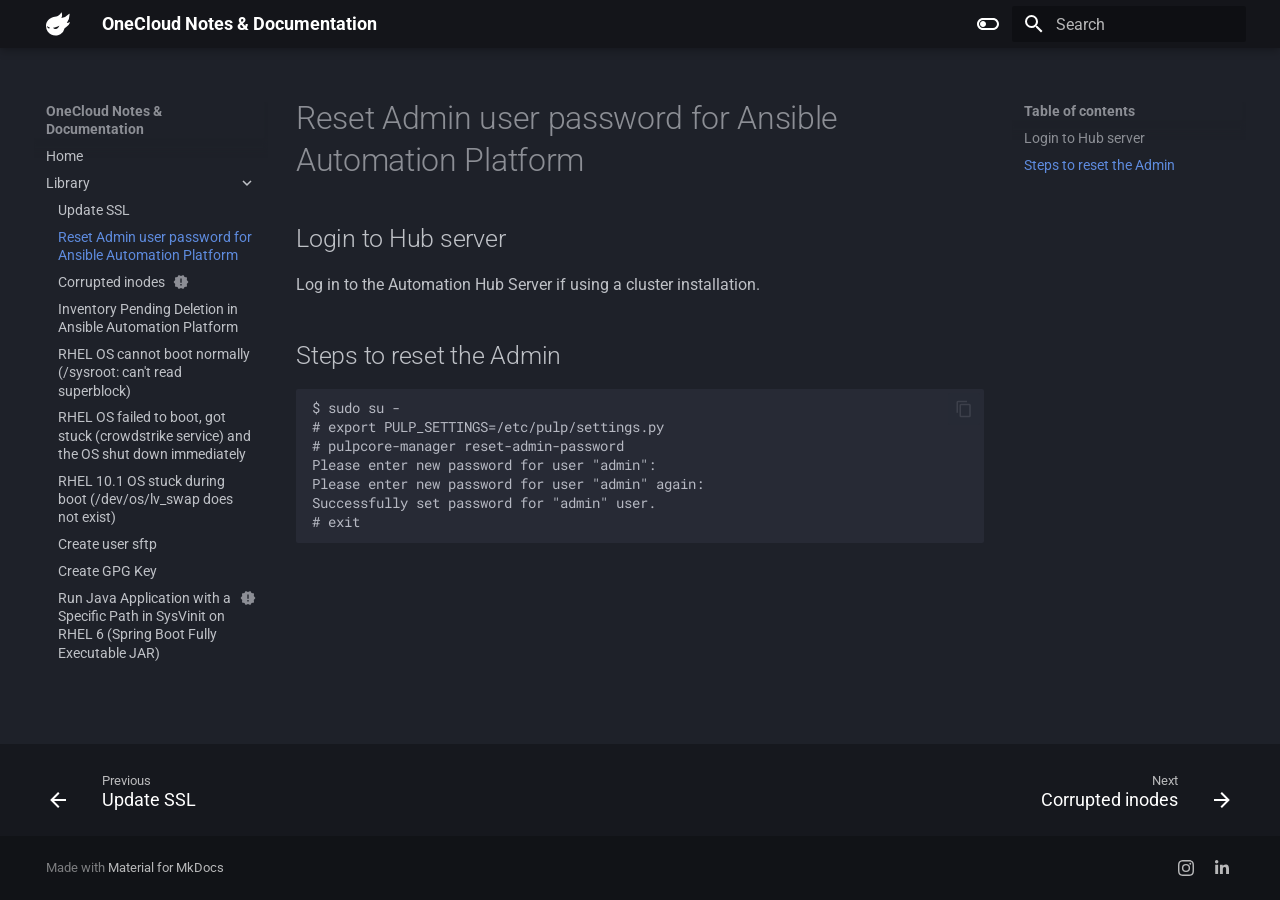
<file: reset-admin-AAP/index.html>
<!doctype html>
<html lang="en" class="no-js">
  <head>
    
      <meta charset="utf-8">
      <meta name="viewport" content="width=device-width,initial-scale=1">
      
      
      
        <link rel="canonical" href="https://sitename.example/reset-admin-AAP/">
      
      
        <link rel="prev" href="../Update-SSL/">
      
      
        <link rel="next" href="../fsck-root/">
      
      
        
      
      
      <link rel="icon" href="../assets/zcool.svg">
      <meta name="generator" content="mkdocs-1.6.1, mkdocs-material-9.7.6">
    
    
      
        <title>Reset Admin user password for Ansible Automation Platform - OneCloud Notes & Documentation</title>
      
    
    
      <link rel="stylesheet" href="../assets/stylesheets/main.484c7ddc.min.css">
      
        
        <link rel="stylesheet" href="../assets/stylesheets/palette.ab4e12ef.min.css">
      
      


    
    
      
    
    
      
        
        
        <link rel="preconnect" href="https://fonts.gstatic.com" crossorigin>
        <link rel="stylesheet" href="https://fonts.googleapis.com/css?family=Roboto:300,300i,400,400i,700,700i%7CRoboto+Mono:400,400i,700,700i&display=fallback">
        <style>:root{--md-text-font:"Roboto";--md-code-font:"Roboto Mono"}</style>
      
    
    
      <link rel="stylesheet" href="../stylesheets/extra.css">
    
    <script>__md_scope=new URL("..",location),__md_hash=e=>[...e].reduce(((e,_)=>(e<<5)-e+_.charCodeAt(0)),0),__md_get=(e,_=localStorage,t=__md_scope)=>JSON.parse(_.getItem(t.pathname+"."+e)),__md_set=(e,_,t=localStorage,a=__md_scope)=>{try{t.setItem(a.pathname+"."+e,JSON.stringify(_))}catch(e){}}</script>
    
      

    
    
  </head>
  
  
    
    
      
    
    
    
    
    <body dir="ltr" data-md-color-scheme="slate" data-md-color-primary="black" data-md-color-accent="grey">
  
    
    <input class="md-toggle" data-md-toggle="drawer" type="checkbox" id="__drawer" autocomplete="off">
    <input class="md-toggle" data-md-toggle="search" type="checkbox" id="__search" autocomplete="off">
    <label class="md-overlay" for="__drawer"></label>
    <div data-md-component="skip">
      
        
        <a href="#reset-admin-user-password-for-ansible-automation-platform" class="md-skip">
          Skip to content
        </a>
      
    </div>
    <div data-md-component="announce">
      
    </div>
    
    
      

  

<header class="md-header md-header--shadow" data-md-component="header">
  <nav class="md-header__inner md-grid" aria-label="Header">
    <a href=".." title="OneCloud Notes &amp; Documentation" class="md-header__button md-logo" aria-label="OneCloud Notes & Documentation" data-md-component="logo">
      
  
  <svg xmlns="http://www.w3.org/2000/svg" viewBox="0 0 24 24"><path d="M15.467.438q-.144-.016-.2.12-.87 2.096-3.067 3.157-1.03.5-1.916.67-1.574.304-2.762.631C3.442 6.135.197 9.2.01 13.59q-.138 3.23 1.657 5.85c2.826 4.127 8.452 5.384 12.722 2.732q3.421-2.126 4.359-6.186a.146.148 84 0 1 .084-.103c.282-.128.582-.226.857-.368q3.122-1.608 4.301-4.96a.181.183 13.8 0 0-.144-.24.25.25 0 0 0-.127.011q-1.406.49-2.909.666a.03.03 0 0 1-.028-.047q2.968-4.024 2.799-9.112-.004-.15-.148-.188a.175.17 28.9 0 0-.174.048q-3.21 3.437-7.715 4.185-.116.018-.063-.086c.805-1.595.766-3.625.145-5.23a.2.2 0 0 0-.158-.123zm-2.151 13.195q.146-.02.053.209a6.6 6.6 0 0 1-1.258 2.003q-1.319 1.445-3.265 1.139a2.95 2.95 0 0 1-1.856-1.111.09.09 0 0 1 .001-.109.15.15 0 0 1 .109-.058c2.184-.205 4.073-1.122 6.092-2.033a.5.5 0 0 1 .124-.04m-12.231.618q.06.006.182.11c.739.624 1.679 1.212 2.644 1.296a.12.12 0 0 1 .095.171c-.556 1.113-1.661.87-2.283.025a4.2 4.2 0 0 1-.665-1.358q-.073-.255.027-.244"/></svg>

    </a>
    <label class="md-header__button md-icon" for="__drawer">
      
      <svg xmlns="http://www.w3.org/2000/svg" viewBox="0 0 24 24"><path d="M3 6h18v2H3zm0 5h18v2H3zm0 5h18v2H3z"/></svg>
    </label>
    <div class="md-header__title" data-md-component="header-title">
      <div class="md-header__ellipsis">
        <div class="md-header__topic">
          <span class="md-ellipsis">
            OneCloud Notes & Documentation
          </span>
        </div>
        <div class="md-header__topic" data-md-component="header-topic">
          <span class="md-ellipsis">
            
              Reset Admin user password for Ansible Automation Platform
            
          </span>
        </div>
      </div>
    </div>
    
      
        <form class="md-header__option" data-md-component="palette">
  
    
    
    
    <input class="md-option" data-md-color-media="" data-md-color-scheme="slate" data-md-color-primary="black" data-md-color-accent="grey"  aria-label="Dark mode"  type="radio" name="__palette" id="__palette_0">
    
      <label class="md-header__button md-icon" title="Dark mode" for="__palette_1" hidden>
        <svg xmlns="http://www.w3.org/2000/svg" viewBox="0 0 24 24"><path d="M17 6H7c-3.31 0-6 2.69-6 6s2.69 6 6 6h10c3.31 0 6-2.69 6-6s-2.69-6-6-6m0 10H7c-2.21 0-4-1.79-4-4s1.79-4 4-4h10c2.21 0 4 1.79 4 4s-1.79 4-4 4M7 9c-1.66 0-3 1.34-3 3s1.34 3 3 3 3-1.34 3-3-1.34-3-3-3"/></svg>
      </label>
    
  
    
    
    
    <input class="md-option" data-md-color-media="" data-md-color-scheme="default" data-md-color-primary="indigo" data-md-color-accent="grey"  aria-label="Light mode"  type="radio" name="__palette" id="__palette_1">
    
      <label class="md-header__button md-icon" title="Light mode" for="__palette_0" hidden>
        <svg xmlns="http://www.w3.org/2000/svg" viewBox="0 0 24 24"><path d="M17 7H7a5 5 0 0 0-5 5 5 5 0 0 0 5 5h10a5 5 0 0 0 5-5 5 5 0 0 0-5-5m0 8a3 3 0 0 1-3-3 3 3 0 0 1 3-3 3 3 0 0 1 3 3 3 3 0 0 1-3 3"/></svg>
      </label>
    
  
</form>
      
    
    
      <script>var palette=__md_get("__palette");if(palette&&palette.color){if("(prefers-color-scheme)"===palette.color.media){var media=matchMedia("(prefers-color-scheme: light)"),input=document.querySelector(media.matches?"[data-md-color-media='(prefers-color-scheme: light)']":"[data-md-color-media='(prefers-color-scheme: dark)']");palette.color.media=input.getAttribute("data-md-color-media"),palette.color.scheme=input.getAttribute("data-md-color-scheme"),palette.color.primary=input.getAttribute("data-md-color-primary"),palette.color.accent=input.getAttribute("data-md-color-accent")}for(var[key,value]of Object.entries(palette.color))document.body.setAttribute("data-md-color-"+key,value)}</script>
    
    
    
      
      
        <label class="md-header__button md-icon" for="__search">
          
          <svg xmlns="http://www.w3.org/2000/svg" viewBox="0 0 24 24"><path d="M9.5 3A6.5 6.5 0 0 1 16 9.5c0 1.61-.59 3.09-1.56 4.23l.27.27h.79l5 5-1.5 1.5-5-5v-.79l-.27-.27A6.52 6.52 0 0 1 9.5 16 6.5 6.5 0 0 1 3 9.5 6.5 6.5 0 0 1 9.5 3m0 2C7 5 5 7 5 9.5S7 14 9.5 14 14 12 14 9.5 12 5 9.5 5"/></svg>
        </label>
        <div class="md-search" data-md-component="search" role="dialog">
  <label class="md-search__overlay" for="__search"></label>
  <div class="md-search__inner" role="search">
    <form class="md-search__form" name="search">
      <input type="text" class="md-search__input" name="query" aria-label="Search" placeholder="Search" autocapitalize="off" autocorrect="off" autocomplete="off" spellcheck="false" data-md-component="search-query" required>
      <label class="md-search__icon md-icon" for="__search">
        
        <svg xmlns="http://www.w3.org/2000/svg" viewBox="0 0 24 24"><path d="M9.5 3A6.5 6.5 0 0 1 16 9.5c0 1.61-.59 3.09-1.56 4.23l.27.27h.79l5 5-1.5 1.5-5-5v-.79l-.27-.27A6.52 6.52 0 0 1 9.5 16 6.5 6.5 0 0 1 3 9.5 6.5 6.5 0 0 1 9.5 3m0 2C7 5 5 7 5 9.5S7 14 9.5 14 14 12 14 9.5 12 5 9.5 5"/></svg>
        
        <svg xmlns="http://www.w3.org/2000/svg" viewBox="0 0 24 24"><path d="M20 11v2H8l5.5 5.5-1.42 1.42L4.16 12l7.92-7.92L13.5 5.5 8 11z"/></svg>
      </label>
      <nav class="md-search__options" aria-label="Search">
        
        <button type="reset" class="md-search__icon md-icon" title="Clear" aria-label="Clear" tabindex="-1">
          
          <svg xmlns="http://www.w3.org/2000/svg" viewBox="0 0 24 24"><path d="M19 6.41 17.59 5 12 10.59 6.41 5 5 6.41 10.59 12 5 17.59 6.41 19 12 13.41 17.59 19 19 17.59 13.41 12z"/></svg>
        </button>
      </nav>
      
    </form>
    <div class="md-search__output">
      <div class="md-search__scrollwrap" tabindex="0" data-md-scrollfix>
        <div class="md-search-result" data-md-component="search-result">
          <div class="md-search-result__meta">
            Initializing search
          </div>
          <ol class="md-search-result__list" role="presentation"></ol>
        </div>
      </div>
    </div>
  </div>
</div>
      
    
    
  </nav>
  
</header>
    
    <div class="md-container" data-md-component="container">
      
      
        
          
        
      
      <main class="md-main" data-md-component="main">
        <div class="md-main__inner md-grid">
          
            
              
              <div class="md-sidebar md-sidebar--primary" data-md-component="sidebar" data-md-type="navigation" >
                <div class="md-sidebar__scrollwrap">
                  <div class="md-sidebar__inner">
                    



<nav class="md-nav md-nav--primary" aria-label="Navigation" data-md-level="0">
  <label class="md-nav__title" for="__drawer">
    <a href=".." title="OneCloud Notes &amp; Documentation" class="md-nav__button md-logo" aria-label="OneCloud Notes & Documentation" data-md-component="logo">
      
  
  <svg xmlns="http://www.w3.org/2000/svg" viewBox="0 0 24 24"><path d="M15.467.438q-.144-.016-.2.12-.87 2.096-3.067 3.157-1.03.5-1.916.67-1.574.304-2.762.631C3.442 6.135.197 9.2.01 13.59q-.138 3.23 1.657 5.85c2.826 4.127 8.452 5.384 12.722 2.732q3.421-2.126 4.359-6.186a.146.148 84 0 1 .084-.103c.282-.128.582-.226.857-.368q3.122-1.608 4.301-4.96a.181.183 13.8 0 0-.144-.24.25.25 0 0 0-.127.011q-1.406.49-2.909.666a.03.03 0 0 1-.028-.047q2.968-4.024 2.799-9.112-.004-.15-.148-.188a.175.17 28.9 0 0-.174.048q-3.21 3.437-7.715 4.185-.116.018-.063-.086c.805-1.595.766-3.625.145-5.23a.2.2 0 0 0-.158-.123zm-2.151 13.195q.146-.02.053.209a6.6 6.6 0 0 1-1.258 2.003q-1.319 1.445-3.265 1.139a2.95 2.95 0 0 1-1.856-1.111.09.09 0 0 1 .001-.109.15.15 0 0 1 .109-.058c2.184-.205 4.073-1.122 6.092-2.033a.5.5 0 0 1 .124-.04m-12.231.618q.06.006.182.11c.739.624 1.679 1.212 2.644 1.296a.12.12 0 0 1 .095.171c-.556 1.113-1.661.87-2.283.025a4.2 4.2 0 0 1-.665-1.358q-.073-.255.027-.244"/></svg>

    </a>
    OneCloud Notes & Documentation
  </label>
  
  <ul class="md-nav__list" data-md-scrollfix>
    
      
      
  
  
  
  
    <li class="md-nav__item">
      <a href=".." class="md-nav__link">
        
  
  
  <span class="md-ellipsis">
    
  
    Home
  

    
  </span>
  
  

      </a>
    </li>
  

    
      
      
  
  
    
  
  
  
    
    
      
        
      
        
      
        
      
        
      
        
      
        
      
        
      
        
      
        
      
        
      
    
    
    
    
    <li class="md-nav__item md-nav__item--active md-nav__item--nested">
      
        
        
        <input class="md-nav__toggle md-toggle " type="checkbox" id="__nav_2" checked>
        
          
          <label class="md-nav__link" for="__nav_2" id="__nav_2_label" tabindex="0">
            
  
  
  <span class="md-ellipsis">
    
  
    Library
  

    
  </span>
  
  

            <span class="md-nav__icon md-icon"></span>
          </label>
        
        <nav class="md-nav" data-md-level="1" aria-labelledby="__nav_2_label" aria-expanded="true">
          <label class="md-nav__title" for="__nav_2">
            <span class="md-nav__icon md-icon"></span>
            
  
    Library
  

          </label>
          <ul class="md-nav__list" data-md-scrollfix>
            
              
                
  
  
  
  
    <li class="md-nav__item">
      <a href="../Update-SSL/" class="md-nav__link">
        
  
  
  <span class="md-ellipsis">
    
  
    Update SSL
  

    
  </span>
  
  

      </a>
    </li>
  

              
            
              
                
  
  
    
  
  
  
    <li class="md-nav__item md-nav__item--active">
      
      <input class="md-nav__toggle md-toggle" type="checkbox" id="__toc">
      
      
        
      
      
        <label class="md-nav__link md-nav__link--active" for="__toc">
          
  
  
  <span class="md-ellipsis">
    
  
    Reset Admin user password for Ansible Automation Platform
  

    
  </span>
  
  

          <span class="md-nav__icon md-icon"></span>
        </label>
      
      <a href="./" class="md-nav__link md-nav__link--active">
        
  
  
  <span class="md-ellipsis">
    
  
    Reset Admin user password for Ansible Automation Platform
  

    
  </span>
  
  

      </a>
      
        

<nav class="md-nav md-nav--secondary" aria-label="Table of contents">
  
  
  
    
  
  
    <label class="md-nav__title" for="__toc">
      <span class="md-nav__icon md-icon"></span>
      Table of contents
    </label>
    <ul class="md-nav__list" data-md-component="toc" data-md-scrollfix>
      
        <li class="md-nav__item">
  <a href="#login-to-hub-server" class="md-nav__link">
    <span class="md-ellipsis">
      
        Login to Hub server
      
    </span>
  </a>
  
</li>
      
        <li class="md-nav__item">
  <a href="#steps-to-reset-the-admin" class="md-nav__link">
    <span class="md-ellipsis">
      
        Steps to reset the Admin
      
    </span>
  </a>
  
</li>
      
    </ul>
  
</nav>
      
    </li>
  

              
            
              
                
  
  
  
  
    <li class="md-nav__item">
      <a href="../fsck-root/" class="md-nav__link">
        
  
  
  <span class="md-ellipsis">
    
  
    Corrupted inodes
  

    
  </span>
  
  
    
  
  
    <span class="md-status md-status--new" title="Recently added">
    </span>
  

  

      </a>
    </li>
  

              
            
              
                
  
  
  
  
    <li class="md-nav__item">
      <a href="../pending-Ansible/" class="md-nav__link">
        
  
  
  <span class="md-ellipsis">
    
  
    Inventory Pending Deletion in Ansible Automation Platform
  

    
  </span>
  
  

      </a>
    </li>
  

              
            
              
                
  
  
  
  
    <li class="md-nav__item">
      <a href="../extend-disk/" class="md-nav__link">
        
  
  
  <span class="md-ellipsis">
    
  
    RHEL OS cannot boot normally (/sysroot: can't read superblock)
  

    
  </span>
  
  

      </a>
    </li>
  

              
            
              
                
  
  
  
  
    <li class="md-nav__item">
      <a href="../os-failed/" class="md-nav__link">
        
  
  
  <span class="md-ellipsis">
    
  
    RHEL OS failed to boot, got stuck (crowdstrike service) and the OS shut down immediately
  

    
  </span>
  
  

      </a>
    </li>
  

              
            
              
                
  
  
  
  
    <li class="md-nav__item">
      <a href="../swap-not-found/" class="md-nav__link">
        
  
  
  <span class="md-ellipsis">
    
  
    RHEL 10.1 OS stuck during boot (/dev/os/lv_swap does not exist)
  

    
  </span>
  
  

      </a>
    </li>
  

              
            
              
                
  
  
  
  
    <li class="md-nav__item">
      <a href="../create-user-sftp/" class="md-nav__link">
        
  
  
  <span class="md-ellipsis">
    
  
    Create user sftp
  

    
  </span>
  
  

      </a>
    </li>
  

              
            
              
                
  
  
  
  
    <li class="md-nav__item">
      <a href="../create-gpg-key/" class="md-nav__link">
        
  
  
  <span class="md-ellipsis">
    
  
    Create GPG Key
  

    
  </span>
  
  

      </a>
    </li>
  

              
            
              
                
  
  
  
  
    <li class="md-nav__item">
      <a href="../exec-jar-custom-java/" class="md-nav__link">
        
  
  
  <span class="md-ellipsis">
    
  
    Run Java Application with a Specific Path in SysVinit on RHEL 6 (Spring Boot Fully Executable JAR)
  

    
  </span>
  
  
    
  
  
    <span class="md-status md-status--new" title="Recently added">
    </span>
  

  

      </a>
    </li>
  

              
            
          </ul>
        </nav>
      
    </li>
  

    
  </ul>
</nav>
                  </div>
                </div>
              </div>
            
            
              
              <div class="md-sidebar md-sidebar--secondary" data-md-component="sidebar" data-md-type="toc" >
                <div class="md-sidebar__scrollwrap">
                  <div class="md-sidebar__inner">
                    

<nav class="md-nav md-nav--secondary" aria-label="Table of contents">
  
  
  
    
  
  
    <label class="md-nav__title" for="__toc">
      <span class="md-nav__icon md-icon"></span>
      Table of contents
    </label>
    <ul class="md-nav__list" data-md-component="toc" data-md-scrollfix>
      
        <li class="md-nav__item">
  <a href="#login-to-hub-server" class="md-nav__link">
    <span class="md-ellipsis">
      
        Login to Hub server
      
    </span>
  </a>
  
</li>
      
        <li class="md-nav__item">
  <a href="#steps-to-reset-the-admin" class="md-nav__link">
    <span class="md-ellipsis">
      
        Steps to reset the Admin
      
    </span>
  </a>
  
</li>
      
    </ul>
  
</nav>
                  </div>
                </div>
              </div>
            
          
          
            <div class="md-content" data-md-component="content">
              
              <article class="md-content__inner md-typeset">
                
                  



<h1 id="reset-admin-user-password-for-ansible-automation-platform">Reset Admin user password for Ansible Automation Platform</h1>
<h2 id="login-to-hub-server">Login to Hub server</h2>
<p>Log in to the Automation Hub Server if using a cluster installation.</p>
<h2 id="steps-to-reset-the-admin">Steps to reset the Admin</h2>
<div class="language-text highlight"><pre><span></span><code><span id="__span-0-1"><a id="__codelineno-0-1" name="__codelineno-0-1" href="#__codelineno-0-1"></a>$ sudo su -
</span><span id="__span-0-2"><a id="__codelineno-0-2" name="__codelineno-0-2" href="#__codelineno-0-2"></a># export PULP_SETTINGS=/etc/pulp/settings.py
</span><span id="__span-0-3"><a id="__codelineno-0-3" name="__codelineno-0-3" href="#__codelineno-0-3"></a># pulpcore-manager reset-admin-password
</span><span id="__span-0-4"><a id="__codelineno-0-4" name="__codelineno-0-4" href="#__codelineno-0-4"></a>Please enter new password for user &quot;admin&quot;: 
</span><span id="__span-0-5"><a id="__codelineno-0-5" name="__codelineno-0-5" href="#__codelineno-0-5"></a>Please enter new password for user &quot;admin&quot; again: 
</span><span id="__span-0-6"><a id="__codelineno-0-6" name="__codelineno-0-6" href="#__codelineno-0-6"></a>Successfully set password for &quot;admin&quot; user.
</span><span id="__span-0-7"><a id="__codelineno-0-7" name="__codelineno-0-7" href="#__codelineno-0-7"></a># exit
</span></code></pre></div>







  
  






                
              </article>
            </div>
          
          
  <script>var tabs=__md_get("__tabs");if(Array.isArray(tabs))e:for(var set of document.querySelectorAll(".tabbed-set")){var labels=set.querySelector(".tabbed-labels");for(var tab of tabs)for(var label of labels.getElementsByTagName("label"))if(label.innerText.trim()===tab){var input=document.getElementById(label.htmlFor);input.checked=!0;continue e}}</script>

<script>var target=document.getElementById(location.hash.slice(1));target&&target.name&&(target.checked=target.name.startsWith("__tabbed_"))</script>
        </div>
        
      </main>
      
        <footer class="md-footer">
  
    
      
      <nav class="md-footer__inner md-grid" aria-label="Footer" >
        
          
          <a href="../Update-SSL/" class="md-footer__link md-footer__link--prev" aria-label="Previous: Update SSL">
            <div class="md-footer__button md-icon">
              
              <svg xmlns="http://www.w3.org/2000/svg" viewBox="0 0 24 24"><path d="M20 11v2H8l5.5 5.5-1.42 1.42L4.16 12l7.92-7.92L13.5 5.5 8 11z"/></svg>
            </div>
            <div class="md-footer__title">
              <span class="md-footer__direction">
                Previous
              </span>
              <div class="md-ellipsis">
                Update SSL
              </div>
            </div>
          </a>
        
        
          
          <a href="../fsck-root/" class="md-footer__link md-footer__link--next" aria-label="Next: Corrupted inodes">
            <div class="md-footer__title">
              <span class="md-footer__direction">
                Next
              </span>
              <div class="md-ellipsis">
                Corrupted inodes
              </div>
            </div>
            <div class="md-footer__button md-icon">
              
              <svg xmlns="http://www.w3.org/2000/svg" viewBox="0 0 24 24"><path d="M4 11v2h12l-5.5 5.5 1.42 1.42L19.84 12l-7.92-7.92L10.5 5.5 16 11z"/></svg>
            </div>
          </a>
        
      </nav>
    
  
  <div class="md-footer-meta md-typeset">
    <div class="md-footer-meta__inner md-grid">
      <div class="md-copyright">
  
  
    Made with
    <a href="https://squidfunk.github.io/mkdocs-material/" target="_blank" rel="noopener">
      Material for MkDocs
    </a>
  
</div>
      
        
<div class="md-social">
  
    
    
    
    
      
      
    
    <a href="https://www.instagram.com/wnnn23_/" target="_blank" rel="noopener" title="www.instagram.com" class="md-social__link">
      <svg xmlns="http://www.w3.org/2000/svg" viewBox="0 0 24 24"><path d="M7.03.084c-1.277.06-2.149.264-2.91.563a5.9 5.9 0 0 0-2.124 1.388 5.9 5.9 0 0 0-1.38 2.127C.321 4.926.12 5.8.064 7.076s-.069 1.688-.063 4.947.021 3.667.083 4.947c.061 1.277.264 2.149.563 2.911.308.789.72 1.457 1.388 2.123a5.9 5.9 0 0 0 2.129 1.38c.763.295 1.636.496 2.913.552 1.278.056 1.689.069 4.947.063s3.668-.021 4.947-.082c1.28-.06 2.147-.265 2.91-.563a5.9 5.9 0 0 0 2.123-1.388 5.9 5.9 0 0 0 1.38-2.129c.295-.763.496-1.636.551-2.912.056-1.28.07-1.69.063-4.948-.006-3.258-.02-3.667-.081-4.947-.06-1.28-.264-2.148-.564-2.911a5.9 5.9 0 0 0-1.387-2.123 5.86 5.86 0 0 0-2.128-1.38C19.074.322 18.202.12 16.924.066 15.647.009 15.236-.006 11.977 0S8.31.021 7.03.084m.14 21.693c-1.17-.05-1.805-.245-2.228-.408a3.7 3.7 0 0 1-1.382-.895 3.7 3.7 0 0 1-.9-1.378c-.165-.423-.363-1.058-.417-2.228-.06-1.264-.072-1.644-.08-4.848-.006-3.204.006-3.583.061-4.848.05-1.169.246-1.805.408-2.228.216-.561.477-.96.895-1.382a3.7 3.7 0 0 1 1.379-.9c.423-.165 1.057-.361 2.227-.417 1.265-.06 1.644-.072 4.848-.08 3.203-.006 3.583.006 4.85.062 1.168.05 1.804.244 2.227.408.56.216.96.475 1.382.895s.681.817.9 1.378c.165.422.362 1.056.417 2.227.06 1.265.074 1.645.08 4.848.005 3.203-.006 3.583-.061 4.848-.051 1.17-.245 1.805-.408 2.23-.216.56-.477.96-.896 1.38a3.7 3.7 0 0 1-1.378.9c-.422.165-1.058.362-2.226.418-1.266.06-1.645.072-4.85.079s-3.582-.006-4.848-.06m9.783-16.192a1.44 1.44 0 1 0 1.437-1.442 1.44 1.44 0 0 0-1.437 1.442M5.839 12.012a6.161 6.161 0 1 0 12.323-.024 6.162 6.162 0 0 0-12.323.024M8 12.008A4 4 0 1 1 12.008 16 4 4 0 0 1 8 12.008"/></svg>
    </a>
  
    
    
    
    
      
      
    
    <a href="https://www.linkedin.com/in/mohammad-alwan-252454280/" target="_blank" rel="noopener" title="www.linkedin.com" class="md-social__link">
      <svg xmlns="http://www.w3.org/2000/svg" viewBox="0 0 448 512"><!--! Font Awesome Free 7.1.0 by @fontawesome - https://fontawesome.com License - https://fontawesome.com/license/free (Icons: CC BY 4.0, Fonts: SIL OFL 1.1, Code: MIT License) Copyright 2025 Fonticons, Inc.--><path d="M100.3 448H7.4V148.9h92.9zM53.8 108.1C24.1 108.1 0 83.5 0 53.8c0-14.3 5.7-27.9 15.8-38S39.6 0 53.8 0s27.9 5.7 38 15.8 15.8 23.8 15.8 38c0 29.7-24.1 54.3-53.8 54.3M447.9 448h-92.7V302.4c0-34.7-.7-79.2-48.3-79.2-48.3 0-55.7 37.7-55.7 76.7V448h-92.8V148.9h89.1v40.8h1.3c12.4-23.5 42.7-48.3 87.9-48.3 94 0 111.3 61.9 111.3 142.3V448z"/></svg>
    </a>
  
</div>
      
    </div>
  </div>
</footer>
      
    </div>
    <div class="md-dialog" data-md-component="dialog">
      <div class="md-dialog__inner md-typeset"></div>
    </div>
    
    
    
      
      
      <script id="__config" type="application/json">{"annotate": null, "base": "..", "features": ["navigation.indexes", "navigation.footer", "navigation.expand", "content.code.copy", "content.tabs.link", "content.code.annotate"], "search": "../assets/javascripts/workers/search.2c215733.min.js", "tags": null, "translations": {"clipboard.copied": "Copied to clipboard", "clipboard.copy": "Copy to clipboard", "search.result.more.one": "1 more on this page", "search.result.more.other": "# more on this page", "search.result.none": "No matching documents", "search.result.one": "1 matching document", "search.result.other": "# matching documents", "search.result.placeholder": "Type to start searching", "search.result.term.missing": "Missing", "select.version": "Select version"}, "version": null}</script>
    
    
      <script src="../assets/javascripts/bundle.79ae519e.min.js"></script>
      
    
  </body>
</html>
</file>
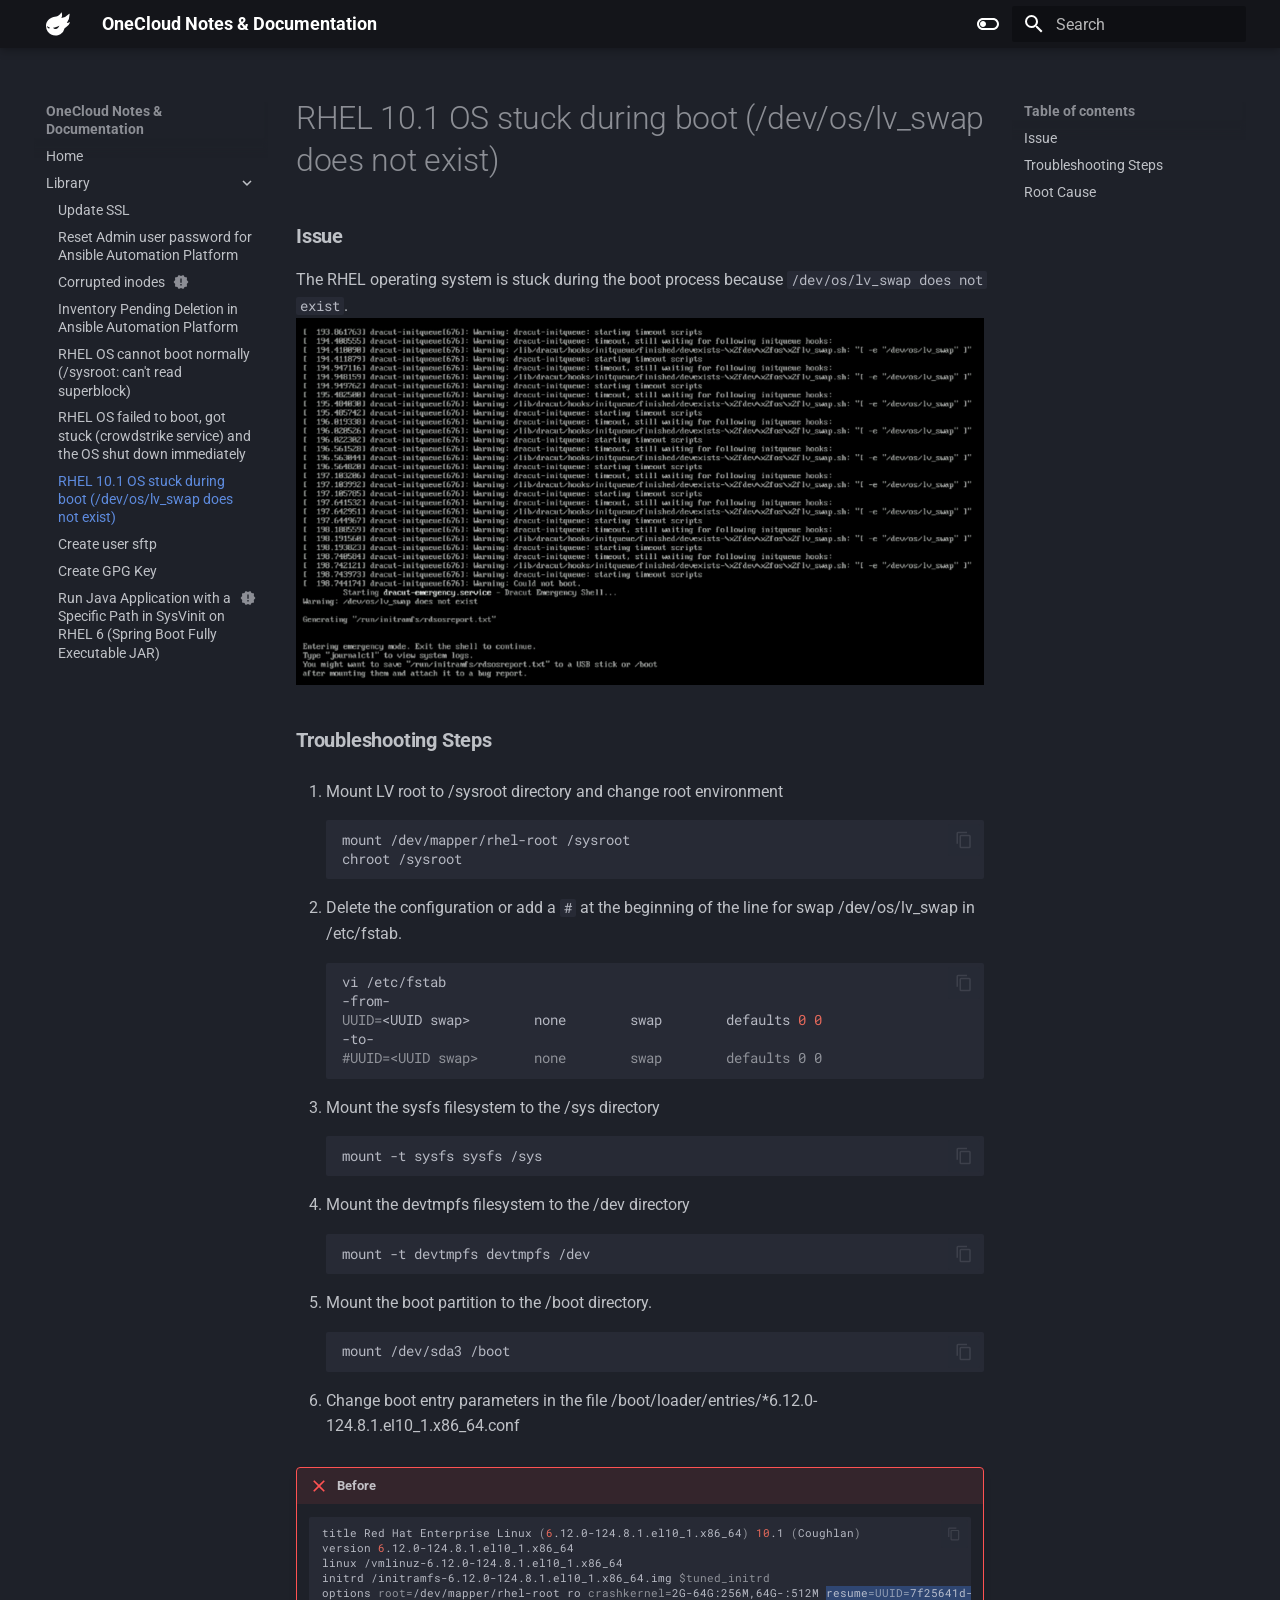
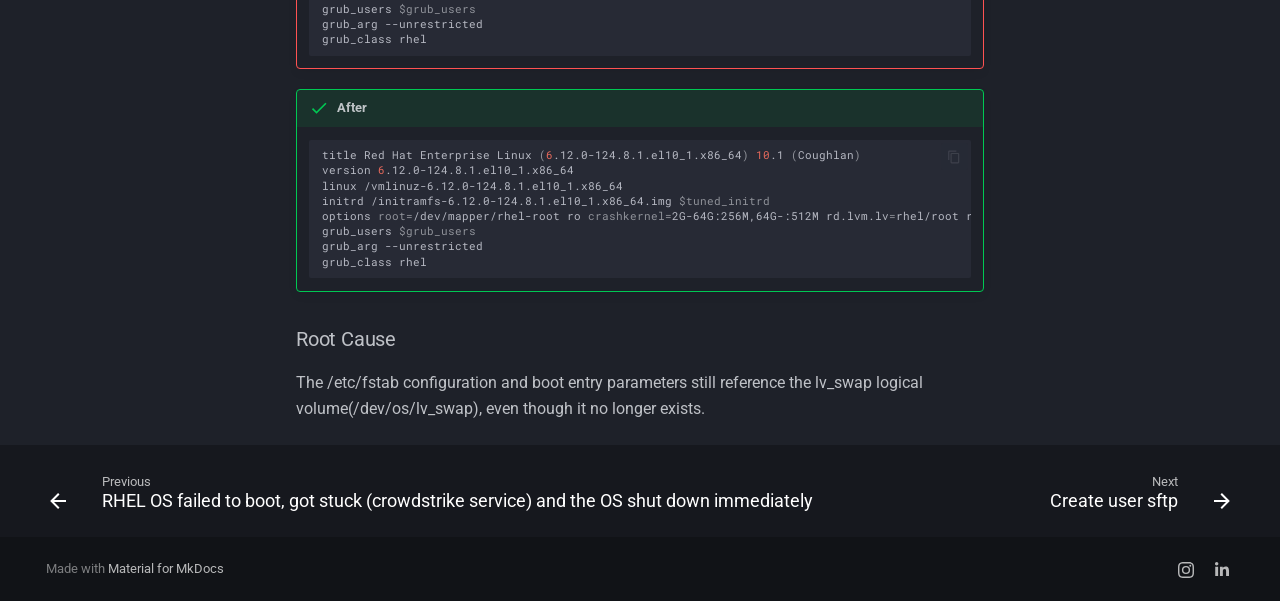
<file: swap-not-found/index.html>
<!doctype html>
<html lang="en" class="no-js">
  <head>
    
      <meta charset="utf-8">
      <meta name="viewport" content="width=device-width,initial-scale=1">
      
      
      
        <link rel="canonical" href="https://sitename.example/swap-not-found/">
      
      
        <link rel="prev" href="../os-failed/">
      
      
        <link rel="next" href="../create-user-sftp/">
      
      
        
      
      
      <link rel="icon" href="../assets/zcool.svg">
      <meta name="generator" content="mkdocs-1.6.1, mkdocs-material-9.7.6">
    
    
      
        <title>RHEL 10.1 OS stuck during boot (/dev/os/lv_swap does not exist) - OneCloud Notes & Documentation</title>
      
    
    
      <link rel="stylesheet" href="../assets/stylesheets/main.484c7ddc.min.css">
      
        
        <link rel="stylesheet" href="../assets/stylesheets/palette.ab4e12ef.min.css">
      
      


    
    
      
    
    
      
        
        
        <link rel="preconnect" href="https://fonts.gstatic.com" crossorigin>
        <link rel="stylesheet" href="https://fonts.googleapis.com/css?family=Roboto:300,300i,400,400i,700,700i%7CRoboto+Mono:400,400i,700,700i&display=fallback">
        <style>:root{--md-text-font:"Roboto";--md-code-font:"Roboto Mono"}</style>
      
    
    
      <link rel="stylesheet" href="../stylesheets/extra.css">
    
    <script>__md_scope=new URL("..",location),__md_hash=e=>[...e].reduce(((e,_)=>(e<<5)-e+_.charCodeAt(0)),0),__md_get=(e,_=localStorage,t=__md_scope)=>JSON.parse(_.getItem(t.pathname+"."+e)),__md_set=(e,_,t=localStorage,a=__md_scope)=>{try{t.setItem(a.pathname+"."+e,JSON.stringify(_))}catch(e){}}</script>
    
      

    
    
  </head>
  
  
    
    
      
    
    
    
    
    <body dir="ltr" data-md-color-scheme="slate" data-md-color-primary="black" data-md-color-accent="grey">
  
    
    <input class="md-toggle" data-md-toggle="drawer" type="checkbox" id="__drawer" autocomplete="off">
    <input class="md-toggle" data-md-toggle="search" type="checkbox" id="__search" autocomplete="off">
    <label class="md-overlay" for="__drawer"></label>
    <div data-md-component="skip">
      
        
        <a href="#rhel-101-os-stuck-during-boot-devoslv_swap-does-not-exist" class="md-skip">
          Skip to content
        </a>
      
    </div>
    <div data-md-component="announce">
      
    </div>
    
    
      

  

<header class="md-header md-header--shadow" data-md-component="header">
  <nav class="md-header__inner md-grid" aria-label="Header">
    <a href=".." title="OneCloud Notes &amp; Documentation" class="md-header__button md-logo" aria-label="OneCloud Notes & Documentation" data-md-component="logo">
      
  
  <svg xmlns="http://www.w3.org/2000/svg" viewBox="0 0 24 24"><path d="M15.467.438q-.144-.016-.2.12-.87 2.096-3.067 3.157-1.03.5-1.916.67-1.574.304-2.762.631C3.442 6.135.197 9.2.01 13.59q-.138 3.23 1.657 5.85c2.826 4.127 8.452 5.384 12.722 2.732q3.421-2.126 4.359-6.186a.146.148 84 0 1 .084-.103c.282-.128.582-.226.857-.368q3.122-1.608 4.301-4.96a.181.183 13.8 0 0-.144-.24.25.25 0 0 0-.127.011q-1.406.49-2.909.666a.03.03 0 0 1-.028-.047q2.968-4.024 2.799-9.112-.004-.15-.148-.188a.175.17 28.9 0 0-.174.048q-3.21 3.437-7.715 4.185-.116.018-.063-.086c.805-1.595.766-3.625.145-5.23a.2.2 0 0 0-.158-.123zm-2.151 13.195q.146-.02.053.209a6.6 6.6 0 0 1-1.258 2.003q-1.319 1.445-3.265 1.139a2.95 2.95 0 0 1-1.856-1.111.09.09 0 0 1 .001-.109.15.15 0 0 1 .109-.058c2.184-.205 4.073-1.122 6.092-2.033a.5.5 0 0 1 .124-.04m-12.231.618q.06.006.182.11c.739.624 1.679 1.212 2.644 1.296a.12.12 0 0 1 .095.171c-.556 1.113-1.661.87-2.283.025a4.2 4.2 0 0 1-.665-1.358q-.073-.255.027-.244"/></svg>

    </a>
    <label class="md-header__button md-icon" for="__drawer">
      
      <svg xmlns="http://www.w3.org/2000/svg" viewBox="0 0 24 24"><path d="M3 6h18v2H3zm0 5h18v2H3zm0 5h18v2H3z"/></svg>
    </label>
    <div class="md-header__title" data-md-component="header-title">
      <div class="md-header__ellipsis">
        <div class="md-header__topic">
          <span class="md-ellipsis">
            OneCloud Notes & Documentation
          </span>
        </div>
        <div class="md-header__topic" data-md-component="header-topic">
          <span class="md-ellipsis">
            
              RHEL 10.1 OS stuck during boot (/dev/os/lv_swap does not exist)
            
          </span>
        </div>
      </div>
    </div>
    
      
        <form class="md-header__option" data-md-component="palette">
  
    
    
    
    <input class="md-option" data-md-color-media="" data-md-color-scheme="slate" data-md-color-primary="black" data-md-color-accent="grey"  aria-label="Dark mode"  type="radio" name="__palette" id="__palette_0">
    
      <label class="md-header__button md-icon" title="Dark mode" for="__palette_1" hidden>
        <svg xmlns="http://www.w3.org/2000/svg" viewBox="0 0 24 24"><path d="M17 6H7c-3.31 0-6 2.69-6 6s2.69 6 6 6h10c3.31 0 6-2.69 6-6s-2.69-6-6-6m0 10H7c-2.21 0-4-1.79-4-4s1.79-4 4-4h10c2.21 0 4 1.79 4 4s-1.79 4-4 4M7 9c-1.66 0-3 1.34-3 3s1.34 3 3 3 3-1.34 3-3-1.34-3-3-3"/></svg>
      </label>
    
  
    
    
    
    <input class="md-option" data-md-color-media="" data-md-color-scheme="default" data-md-color-primary="indigo" data-md-color-accent="grey"  aria-label="Light mode"  type="radio" name="__palette" id="__palette_1">
    
      <label class="md-header__button md-icon" title="Light mode" for="__palette_0" hidden>
        <svg xmlns="http://www.w3.org/2000/svg" viewBox="0 0 24 24"><path d="M17 7H7a5 5 0 0 0-5 5 5 5 0 0 0 5 5h10a5 5 0 0 0 5-5 5 5 0 0 0-5-5m0 8a3 3 0 0 1-3-3 3 3 0 0 1 3-3 3 3 0 0 1 3 3 3 3 0 0 1-3 3"/></svg>
      </label>
    
  
</form>
      
    
    
      <script>var palette=__md_get("__palette");if(palette&&palette.color){if("(prefers-color-scheme)"===palette.color.media){var media=matchMedia("(prefers-color-scheme: light)"),input=document.querySelector(media.matches?"[data-md-color-media='(prefers-color-scheme: light)']":"[data-md-color-media='(prefers-color-scheme: dark)']");palette.color.media=input.getAttribute("data-md-color-media"),palette.color.scheme=input.getAttribute("data-md-color-scheme"),palette.color.primary=input.getAttribute("data-md-color-primary"),palette.color.accent=input.getAttribute("data-md-color-accent")}for(var[key,value]of Object.entries(palette.color))document.body.setAttribute("data-md-color-"+key,value)}</script>
    
    
    
      
      
        <label class="md-header__button md-icon" for="__search">
          
          <svg xmlns="http://www.w3.org/2000/svg" viewBox="0 0 24 24"><path d="M9.5 3A6.5 6.5 0 0 1 16 9.5c0 1.61-.59 3.09-1.56 4.23l.27.27h.79l5 5-1.5 1.5-5-5v-.79l-.27-.27A6.52 6.52 0 0 1 9.5 16 6.5 6.5 0 0 1 3 9.5 6.5 6.5 0 0 1 9.5 3m0 2C7 5 5 7 5 9.5S7 14 9.5 14 14 12 14 9.5 12 5 9.5 5"/></svg>
        </label>
        <div class="md-search" data-md-component="search" role="dialog">
  <label class="md-search__overlay" for="__search"></label>
  <div class="md-search__inner" role="search">
    <form class="md-search__form" name="search">
      <input type="text" class="md-search__input" name="query" aria-label="Search" placeholder="Search" autocapitalize="off" autocorrect="off" autocomplete="off" spellcheck="false" data-md-component="search-query" required>
      <label class="md-search__icon md-icon" for="__search">
        
        <svg xmlns="http://www.w3.org/2000/svg" viewBox="0 0 24 24"><path d="M9.5 3A6.5 6.5 0 0 1 16 9.5c0 1.61-.59 3.09-1.56 4.23l.27.27h.79l5 5-1.5 1.5-5-5v-.79l-.27-.27A6.52 6.52 0 0 1 9.5 16 6.5 6.5 0 0 1 3 9.5 6.5 6.5 0 0 1 9.5 3m0 2C7 5 5 7 5 9.5S7 14 9.5 14 14 12 14 9.5 12 5 9.5 5"/></svg>
        
        <svg xmlns="http://www.w3.org/2000/svg" viewBox="0 0 24 24"><path d="M20 11v2H8l5.5 5.5-1.42 1.42L4.16 12l7.92-7.92L13.5 5.5 8 11z"/></svg>
      </label>
      <nav class="md-search__options" aria-label="Search">
        
        <button type="reset" class="md-search__icon md-icon" title="Clear" aria-label="Clear" tabindex="-1">
          
          <svg xmlns="http://www.w3.org/2000/svg" viewBox="0 0 24 24"><path d="M19 6.41 17.59 5 12 10.59 6.41 5 5 6.41 10.59 12 5 17.59 6.41 19 12 13.41 17.59 19 19 17.59 13.41 12z"/></svg>
        </button>
      </nav>
      
    </form>
    <div class="md-search__output">
      <div class="md-search__scrollwrap" tabindex="0" data-md-scrollfix>
        <div class="md-search-result" data-md-component="search-result">
          <div class="md-search-result__meta">
            Initializing search
          </div>
          <ol class="md-search-result__list" role="presentation"></ol>
        </div>
      </div>
    </div>
  </div>
</div>
      
    
    
  </nav>
  
</header>
    
    <div class="md-container" data-md-component="container">
      
      
        
          
        
      
      <main class="md-main" data-md-component="main">
        <div class="md-main__inner md-grid">
          
            
              
              <div class="md-sidebar md-sidebar--primary" data-md-component="sidebar" data-md-type="navigation" >
                <div class="md-sidebar__scrollwrap">
                  <div class="md-sidebar__inner">
                    



<nav class="md-nav md-nav--primary" aria-label="Navigation" data-md-level="0">
  <label class="md-nav__title" for="__drawer">
    <a href=".." title="OneCloud Notes &amp; Documentation" class="md-nav__button md-logo" aria-label="OneCloud Notes & Documentation" data-md-component="logo">
      
  
  <svg xmlns="http://www.w3.org/2000/svg" viewBox="0 0 24 24"><path d="M15.467.438q-.144-.016-.2.12-.87 2.096-3.067 3.157-1.03.5-1.916.67-1.574.304-2.762.631C3.442 6.135.197 9.2.01 13.59q-.138 3.23 1.657 5.85c2.826 4.127 8.452 5.384 12.722 2.732q3.421-2.126 4.359-6.186a.146.148 84 0 1 .084-.103c.282-.128.582-.226.857-.368q3.122-1.608 4.301-4.96a.181.183 13.8 0 0-.144-.24.25.25 0 0 0-.127.011q-1.406.49-2.909.666a.03.03 0 0 1-.028-.047q2.968-4.024 2.799-9.112-.004-.15-.148-.188a.175.17 28.9 0 0-.174.048q-3.21 3.437-7.715 4.185-.116.018-.063-.086c.805-1.595.766-3.625.145-5.23a.2.2 0 0 0-.158-.123zm-2.151 13.195q.146-.02.053.209a6.6 6.6 0 0 1-1.258 2.003q-1.319 1.445-3.265 1.139a2.95 2.95 0 0 1-1.856-1.111.09.09 0 0 1 .001-.109.15.15 0 0 1 .109-.058c2.184-.205 4.073-1.122 6.092-2.033a.5.5 0 0 1 .124-.04m-12.231.618q.06.006.182.11c.739.624 1.679 1.212 2.644 1.296a.12.12 0 0 1 .095.171c-.556 1.113-1.661.87-2.283.025a4.2 4.2 0 0 1-.665-1.358q-.073-.255.027-.244"/></svg>

    </a>
    OneCloud Notes & Documentation
  </label>
  
  <ul class="md-nav__list" data-md-scrollfix>
    
      
      
  
  
  
  
    <li class="md-nav__item">
      <a href=".." class="md-nav__link">
        
  
  
  <span class="md-ellipsis">
    
  
    Home
  

    
  </span>
  
  

      </a>
    </li>
  

    
      
      
  
  
    
  
  
  
    
    
      
        
      
        
      
        
      
        
      
        
      
        
      
        
      
        
      
        
      
        
      
    
    
    
    
    <li class="md-nav__item md-nav__item--active md-nav__item--nested">
      
        
        
        <input class="md-nav__toggle md-toggle " type="checkbox" id="__nav_2" checked>
        
          
          <label class="md-nav__link" for="__nav_2" id="__nav_2_label" tabindex="0">
            
  
  
  <span class="md-ellipsis">
    
  
    Library
  

    
  </span>
  
  

            <span class="md-nav__icon md-icon"></span>
          </label>
        
        <nav class="md-nav" data-md-level="1" aria-labelledby="__nav_2_label" aria-expanded="true">
          <label class="md-nav__title" for="__nav_2">
            <span class="md-nav__icon md-icon"></span>
            
  
    Library
  

          </label>
          <ul class="md-nav__list" data-md-scrollfix>
            
              
                
  
  
  
  
    <li class="md-nav__item">
      <a href="../Update-SSL/" class="md-nav__link">
        
  
  
  <span class="md-ellipsis">
    
  
    Update SSL
  

    
  </span>
  
  

      </a>
    </li>
  

              
            
              
                
  
  
  
  
    <li class="md-nav__item">
      <a href="../reset-admin-AAP/" class="md-nav__link">
        
  
  
  <span class="md-ellipsis">
    
  
    Reset Admin user password for Ansible Automation Platform
  

    
  </span>
  
  

      </a>
    </li>
  

              
            
              
                
  
  
  
  
    <li class="md-nav__item">
      <a href="../fsck-root/" class="md-nav__link">
        
  
  
  <span class="md-ellipsis">
    
  
    Corrupted inodes
  

    
  </span>
  
  
    
  
  
    <span class="md-status md-status--new" title="Recently added">
    </span>
  

  

      </a>
    </li>
  

              
            
              
                
  
  
  
  
    <li class="md-nav__item">
      <a href="../pending-Ansible/" class="md-nav__link">
        
  
  
  <span class="md-ellipsis">
    
  
    Inventory Pending Deletion in Ansible Automation Platform
  

    
  </span>
  
  

      </a>
    </li>
  

              
            
              
                
  
  
  
  
    <li class="md-nav__item">
      <a href="../extend-disk/" class="md-nav__link">
        
  
  
  <span class="md-ellipsis">
    
  
    RHEL OS cannot boot normally (/sysroot: can't read superblock)
  

    
  </span>
  
  

      </a>
    </li>
  

              
            
              
                
  
  
  
  
    <li class="md-nav__item">
      <a href="../os-failed/" class="md-nav__link">
        
  
  
  <span class="md-ellipsis">
    
  
    RHEL OS failed to boot, got stuck (crowdstrike service) and the OS shut down immediately
  

    
  </span>
  
  

      </a>
    </li>
  

              
            
              
                
  
  
    
  
  
  
    <li class="md-nav__item md-nav__item--active">
      
      <input class="md-nav__toggle md-toggle" type="checkbox" id="__toc">
      
      
        
      
      
        <label class="md-nav__link md-nav__link--active" for="__toc">
          
  
  
  <span class="md-ellipsis">
    
  
    RHEL 10.1 OS stuck during boot (/dev/os/lv_swap does not exist)
  

    
  </span>
  
  

          <span class="md-nav__icon md-icon"></span>
        </label>
      
      <a href="./" class="md-nav__link md-nav__link--active">
        
  
  
  <span class="md-ellipsis">
    
  
    RHEL 10.1 OS stuck during boot (/dev/os/lv_swap does not exist)
  

    
  </span>
  
  

      </a>
      
        

<nav class="md-nav md-nav--secondary" aria-label="Table of contents">
  
  
  
    
  
  
    <label class="md-nav__title" for="__toc">
      <span class="md-nav__icon md-icon"></span>
      Table of contents
    </label>
    <ul class="md-nav__list" data-md-component="toc" data-md-scrollfix>
      
        <li class="md-nav__item">
  <a href="#issue" class="md-nav__link">
    <span class="md-ellipsis">
      
        Issue
      
    </span>
  </a>
  
</li>
      
        <li class="md-nav__item">
  <a href="#troubleshooting-steps" class="md-nav__link">
    <span class="md-ellipsis">
      
        Troubleshooting Steps
      
    </span>
  </a>
  
</li>
      
        <li class="md-nav__item">
  <a href="#root-cause" class="md-nav__link">
    <span class="md-ellipsis">
      
        Root Cause
      
    </span>
  </a>
  
</li>
      
    </ul>
  
</nav>
      
    </li>
  

              
            
              
                
  
  
  
  
    <li class="md-nav__item">
      <a href="../create-user-sftp/" class="md-nav__link">
        
  
  
  <span class="md-ellipsis">
    
  
    Create user sftp
  

    
  </span>
  
  

      </a>
    </li>
  

              
            
              
                
  
  
  
  
    <li class="md-nav__item">
      <a href="../create-gpg-key/" class="md-nav__link">
        
  
  
  <span class="md-ellipsis">
    
  
    Create GPG Key
  

    
  </span>
  
  

      </a>
    </li>
  

              
            
              
                
  
  
  
  
    <li class="md-nav__item">
      <a href="../exec-jar-custom-java/" class="md-nav__link">
        
  
  
  <span class="md-ellipsis">
    
  
    Run Java Application with a Specific Path in SysVinit on RHEL 6 (Spring Boot Fully Executable JAR)
  

    
  </span>
  
  
    
  
  
    <span class="md-status md-status--new" title="Recently added">
    </span>
  

  

      </a>
    </li>
  

              
            
          </ul>
        </nav>
      
    </li>
  

    
  </ul>
</nav>
                  </div>
                </div>
              </div>
            
            
              
              <div class="md-sidebar md-sidebar--secondary" data-md-component="sidebar" data-md-type="toc" >
                <div class="md-sidebar__scrollwrap">
                  <div class="md-sidebar__inner">
                    

<nav class="md-nav md-nav--secondary" aria-label="Table of contents">
  
  
  
    
  
  
    <label class="md-nav__title" for="__toc">
      <span class="md-nav__icon md-icon"></span>
      Table of contents
    </label>
    <ul class="md-nav__list" data-md-component="toc" data-md-scrollfix>
      
        <li class="md-nav__item">
  <a href="#issue" class="md-nav__link">
    <span class="md-ellipsis">
      
        Issue
      
    </span>
  </a>
  
</li>
      
        <li class="md-nav__item">
  <a href="#troubleshooting-steps" class="md-nav__link">
    <span class="md-ellipsis">
      
        Troubleshooting Steps
      
    </span>
  </a>
  
</li>
      
        <li class="md-nav__item">
  <a href="#root-cause" class="md-nav__link">
    <span class="md-ellipsis">
      
        Root Cause
      
    </span>
  </a>
  
</li>
      
    </ul>
  
</nav>
                  </div>
                </div>
              </div>
            
          
          
            <div class="md-content" data-md-component="content">
              
              <article class="md-content__inner md-typeset">
                
                  



<h1 id="rhel-101-os-stuck-during-boot-devoslv_swap-does-not-exist">RHEL 10.1 OS stuck during boot (/dev/os/lv_swap does not exist)</h1>
<h3 id="issue"><strong>Issue</strong></h3>
<p>The RHEL operating system is stuck during the boot process because <code>/dev/os/lv_swap does not exist</code>.
<img alt="swap-1" src="../assets/swap-1.png" /></p>
<h3 id="troubleshooting-steps"><strong>Troubleshooting Steps</strong></h3>
<ol>
<li>
<p>Mount LV root to /sysroot directory and change root environment
   <div class="language-bash highlight"><pre><span></span><code><span id="__span-0-1"><a id="__codelineno-0-1" name="__codelineno-0-1" href="#__codelineno-0-1"></a>mount<span class="w"> </span>/dev/mapper/rhel-root<span class="w"> </span>/sysroot
</span><span id="__span-0-2"><a id="__codelineno-0-2" name="__codelineno-0-2" href="#__codelineno-0-2"></a>chroot<span class="w"> </span>/sysroot
</span></code></pre></div></p>
</li>
<li>
<p>Delete the configuration or add a <code>#</code> at the beginning of the line for swap /dev/os/lv_swap in /etc/fstab.
   <div class="language-bash highlight"><pre><span></span><code><span id="__span-1-1"><a id="__codelineno-1-1" name="__codelineno-1-1" href="#__codelineno-1-1"></a>vi<span class="w"> </span>/etc/fstab
</span><span id="__span-1-2"><a id="__codelineno-1-2" name="__codelineno-1-2" href="#__codelineno-1-2"></a>-from-
</span><span id="__span-1-3"><a id="__codelineno-1-3" name="__codelineno-1-3" href="#__codelineno-1-3"></a><span class="nv">UUID</span><span class="o">=</span>&lt;UUID<span class="w"> </span>swap&gt;<span class="w">        </span>none<span class="w">        </span>swap<span class="w">        </span>defaults<span class="w"> </span><span class="m">0</span><span class="w"> </span><span class="m">0</span><span class="w"> </span>
</span><span id="__span-1-4"><a id="__codelineno-1-4" name="__codelineno-1-4" href="#__codelineno-1-4"></a>-to-
</span><span id="__span-1-5"><a id="__codelineno-1-5" name="__codelineno-1-5" href="#__codelineno-1-5"></a><span class="c1">#UUID=&lt;UUID swap&gt;       none        swap        defaults 0 0</span>
</span></code></pre></div></p>
</li>
<li>
<p>Mount the sysfs filesystem to the /sys directory 
   <div class="language-bash highlight"><pre><span></span><code><span id="__span-2-1"><a id="__codelineno-2-1" name="__codelineno-2-1" href="#__codelineno-2-1"></a>mount<span class="w"> </span>-t<span class="w"> </span>sysfs<span class="w"> </span>sysfs<span class="w"> </span>/sys<span class="w"> </span>
</span></code></pre></div></p>
</li>
<li>Mount the devtmpfs filesystem to the /dev directory 
   <div class="language-bash highlight"><pre><span></span><code><span id="__span-3-1"><a id="__codelineno-3-1" name="__codelineno-3-1" href="#__codelineno-3-1"></a>mount<span class="w"> </span>-t<span class="w"> </span>devtmpfs<span class="w"> </span>devtmpfs<span class="w"> </span>/dev
</span></code></pre></div></li>
<li>
<p>Mount the boot partition to the /boot directory.
   <div class="language-bash highlight"><pre><span></span><code><span id="__span-4-1"><a id="__codelineno-4-1" name="__codelineno-4-1" href="#__codelineno-4-1"></a>mount<span class="w"> </span>/dev/sda3<span class="w"> </span>/boot
</span></code></pre></div></p>
</li>
<li>
<p>Change boot entry parameters in the file /boot/loader/entries/*6.12.0-124.8.1.el10_1.x86_64.conf</p>
</li>
</ol>
<div class="admonition failure">
<p class="admonition-title">Before</p>
<div class="language-bash highlight"><pre><span></span><code><span id="__span-5-1"><a id="__codelineno-5-1" name="__codelineno-5-1" href="#__codelineno-5-1"></a>title<span class="w"> </span>Red<span class="w"> </span>Hat<span class="w"> </span>Enterprise<span class="w"> </span>Linux<span class="w"> </span><span class="o">(</span><span class="m">6</span>.12.0-124.8.1.el10_1.x86_64<span class="o">)</span><span class="w"> </span><span class="m">10</span>.1<span class="w"> </span><span class="o">(</span>Coughlan<span class="o">)</span>
</span><span id="__span-5-2"><a id="__codelineno-5-2" name="__codelineno-5-2" href="#__codelineno-5-2"></a>version<span class="w"> </span><span class="m">6</span>.12.0-124.8.1.el10_1.x86_64
</span><span id="__span-5-3"><a id="__codelineno-5-3" name="__codelineno-5-3" href="#__codelineno-5-3"></a>linux<span class="w"> </span>/vmlinuz-6.12.0-124.8.1.el10_1.x86_64
</span><span id="__span-5-4"><a id="__codelineno-5-4" name="__codelineno-5-4" href="#__codelineno-5-4"></a>initrd<span class="w"> </span>/initramfs-6.12.0-124.8.1.el10_1.x86_64.img<span class="w"> </span><span class="nv">$tuned_initrd</span>
</span><span id="__span-5-5"><a id="__codelineno-5-5" name="__codelineno-5-5" href="#__codelineno-5-5"></a>options<span class="w"> </span><span class="nv">root</span><span class="o">=</span>/dev/mapper/rhel-root<span class="w"> </span>ro<span class="w"> </span><span class="nv">crashkernel</span><span class="o">=</span>2G-64G:256M,64G-:512M<span class="w"> </span><mark class="critic">resume<span class="o">=</span><span class="nv">UUID</span><span class="o">=</span>7f25641d-62ff-4960-8f4c-adb9925918df</mark><span class="w"> </span>rd.lvm.lv<span class="o">=</span>rhel/root<span class="w"> </span><mark class="critic">rd.lvm.lv<span class="o">=</span>os/lv_swap</mark><span class="w"> </span>rd.lvm.lv<span class="o">=</span>rhel/swap<span class="w"> </span>rhgb<span class="w"> </span>quiet
</span><span id="__span-5-6"><a id="__codelineno-5-6" name="__codelineno-5-6" href="#__codelineno-5-6"></a>grub_users<span class="w"> </span><span class="nv">$grub_users</span>
</span><span id="__span-5-7"><a id="__codelineno-5-7" name="__codelineno-5-7" href="#__codelineno-5-7"></a>grub_arg<span class="w"> </span>--unrestricted
</span><span id="__span-5-8"><a id="__codelineno-5-8" name="__codelineno-5-8" href="#__codelineno-5-8"></a>grub_class<span class="w"> </span>rhel
</span></code></pre></div>
</div>
<div class="admonition success">
<p class="admonition-title">After</p>
<div class="language-bash highlight"><pre><span></span><code><span id="__span-6-1"><a id="__codelineno-6-1" name="__codelineno-6-1" href="#__codelineno-6-1"></a>title<span class="w"> </span>Red<span class="w"> </span>Hat<span class="w"> </span>Enterprise<span class="w"> </span>Linux<span class="w"> </span><span class="o">(</span><span class="m">6</span>.12.0-124.8.1.el10_1.x86_64<span class="o">)</span><span class="w"> </span><span class="m">10</span>.1<span class="w"> </span><span class="o">(</span>Coughlan<span class="o">)</span>
</span><span id="__span-6-2"><a id="__codelineno-6-2" name="__codelineno-6-2" href="#__codelineno-6-2"></a>version<span class="w"> </span><span class="m">6</span>.12.0-124.8.1.el10_1.x86_64
</span><span id="__span-6-3"><a id="__codelineno-6-3" name="__codelineno-6-3" href="#__codelineno-6-3"></a>linux<span class="w"> </span>/vmlinuz-6.12.0-124.8.1.el10_1.x86_64
</span><span id="__span-6-4"><a id="__codelineno-6-4" name="__codelineno-6-4" href="#__codelineno-6-4"></a>initrd<span class="w"> </span>/initramfs-6.12.0-124.8.1.el10_1.x86_64.img<span class="w"> </span><span class="nv">$tuned_initrd</span>
</span><span id="__span-6-5"><a id="__codelineno-6-5" name="__codelineno-6-5" href="#__codelineno-6-5"></a>options<span class="w"> </span><span class="nv">root</span><span class="o">=</span>/dev/mapper/rhel-root<span class="w"> </span>ro<span class="w"> </span><span class="nv">crashkernel</span><span class="o">=</span>2G-64G:256M,64G-:512M<span class="w"> </span>rd.lvm.lv<span class="o">=</span>rhel/root<span class="w"> </span>rd.lvm.lv<span class="o">=</span>rhel/swap<span class="w"> </span>rhgb<span class="w"> </span>quiet
</span><span id="__span-6-6"><a id="__codelineno-6-6" name="__codelineno-6-6" href="#__codelineno-6-6"></a>grub_users<span class="w"> </span><span class="nv">$grub_users</span>
</span><span id="__span-6-7"><a id="__codelineno-6-7" name="__codelineno-6-7" href="#__codelineno-6-7"></a>grub_arg<span class="w"> </span>--unrestricted
</span><span id="__span-6-8"><a id="__codelineno-6-8" name="__codelineno-6-8" href="#__codelineno-6-8"></a>grub_class<span class="w"> </span>rhel
</span></code></pre></div>
</div>
<h3 id="root-cause">Root Cause</h3>
<p>The /etc/fstab configuration and boot entry parameters still reference the lv_swap logical volume(/dev/os/lv_swap), even though it no longer exists.</p>







  
  






                
              </article>
            </div>
          
          
  <script>var tabs=__md_get("__tabs");if(Array.isArray(tabs))e:for(var set of document.querySelectorAll(".tabbed-set")){var labels=set.querySelector(".tabbed-labels");for(var tab of tabs)for(var label of labels.getElementsByTagName("label"))if(label.innerText.trim()===tab){var input=document.getElementById(label.htmlFor);input.checked=!0;continue e}}</script>

<script>var target=document.getElementById(location.hash.slice(1));target&&target.name&&(target.checked=target.name.startsWith("__tabbed_"))</script>
        </div>
        
      </main>
      
        <footer class="md-footer">
  
    
      
      <nav class="md-footer__inner md-grid" aria-label="Footer" >
        
          
          <a href="../os-failed/" class="md-footer__link md-footer__link--prev" aria-label="Previous: RHEL OS failed to boot, got stuck (crowdstrike service) and the OS shut down immediately">
            <div class="md-footer__button md-icon">
              
              <svg xmlns="http://www.w3.org/2000/svg" viewBox="0 0 24 24"><path d="M20 11v2H8l5.5 5.5-1.42 1.42L4.16 12l7.92-7.92L13.5 5.5 8 11z"/></svg>
            </div>
            <div class="md-footer__title">
              <span class="md-footer__direction">
                Previous
              </span>
              <div class="md-ellipsis">
                RHEL OS failed to boot, got stuck (crowdstrike service) and the OS shut down immediately
              </div>
            </div>
          </a>
        
        
          
          <a href="../create-user-sftp/" class="md-footer__link md-footer__link--next" aria-label="Next: Create user sftp">
            <div class="md-footer__title">
              <span class="md-footer__direction">
                Next
              </span>
              <div class="md-ellipsis">
                Create user sftp
              </div>
            </div>
            <div class="md-footer__button md-icon">
              
              <svg xmlns="http://www.w3.org/2000/svg" viewBox="0 0 24 24"><path d="M4 11v2h12l-5.5 5.5 1.42 1.42L19.84 12l-7.92-7.92L10.5 5.5 16 11z"/></svg>
            </div>
          </a>
        
      </nav>
    
  
  <div class="md-footer-meta md-typeset">
    <div class="md-footer-meta__inner md-grid">
      <div class="md-copyright">
  
  
    Made with
    <a href="https://squidfunk.github.io/mkdocs-material/" target="_blank" rel="noopener">
      Material for MkDocs
    </a>
  
</div>
      
        
<div class="md-social">
  
    
    
    
    
      
      
    
    <a href="https://www.instagram.com/wnnn23_/" target="_blank" rel="noopener" title="www.instagram.com" class="md-social__link">
      <svg xmlns="http://www.w3.org/2000/svg" viewBox="0 0 24 24"><path d="M7.03.084c-1.277.06-2.149.264-2.91.563a5.9 5.9 0 0 0-2.124 1.388 5.9 5.9 0 0 0-1.38 2.127C.321 4.926.12 5.8.064 7.076s-.069 1.688-.063 4.947.021 3.667.083 4.947c.061 1.277.264 2.149.563 2.911.308.789.72 1.457 1.388 2.123a5.9 5.9 0 0 0 2.129 1.38c.763.295 1.636.496 2.913.552 1.278.056 1.689.069 4.947.063s3.668-.021 4.947-.082c1.28-.06 2.147-.265 2.91-.563a5.9 5.9 0 0 0 2.123-1.388 5.9 5.9 0 0 0 1.38-2.129c.295-.763.496-1.636.551-2.912.056-1.28.07-1.69.063-4.948-.006-3.258-.02-3.667-.081-4.947-.06-1.28-.264-2.148-.564-2.911a5.9 5.9 0 0 0-1.387-2.123 5.86 5.86 0 0 0-2.128-1.38C19.074.322 18.202.12 16.924.066 15.647.009 15.236-.006 11.977 0S8.31.021 7.03.084m.14 21.693c-1.17-.05-1.805-.245-2.228-.408a3.7 3.7 0 0 1-1.382-.895 3.7 3.7 0 0 1-.9-1.378c-.165-.423-.363-1.058-.417-2.228-.06-1.264-.072-1.644-.08-4.848-.006-3.204.006-3.583.061-4.848.05-1.169.246-1.805.408-2.228.216-.561.477-.96.895-1.382a3.7 3.7 0 0 1 1.379-.9c.423-.165 1.057-.361 2.227-.417 1.265-.06 1.644-.072 4.848-.08 3.203-.006 3.583.006 4.85.062 1.168.05 1.804.244 2.227.408.56.216.96.475 1.382.895s.681.817.9 1.378c.165.422.362 1.056.417 2.227.06 1.265.074 1.645.08 4.848.005 3.203-.006 3.583-.061 4.848-.051 1.17-.245 1.805-.408 2.23-.216.56-.477.96-.896 1.38a3.7 3.7 0 0 1-1.378.9c-.422.165-1.058.362-2.226.418-1.266.06-1.645.072-4.85.079s-3.582-.006-4.848-.06m9.783-16.192a1.44 1.44 0 1 0 1.437-1.442 1.44 1.44 0 0 0-1.437 1.442M5.839 12.012a6.161 6.161 0 1 0 12.323-.024 6.162 6.162 0 0 0-12.323.024M8 12.008A4 4 0 1 1 12.008 16 4 4 0 0 1 8 12.008"/></svg>
    </a>
  
    
    
    
    
      
      
    
    <a href="https://www.linkedin.com/in/mohammad-alwan-252454280/" target="_blank" rel="noopener" title="www.linkedin.com" class="md-social__link">
      <svg xmlns="http://www.w3.org/2000/svg" viewBox="0 0 448 512"><!--! Font Awesome Free 7.1.0 by @fontawesome - https://fontawesome.com License - https://fontawesome.com/license/free (Icons: CC BY 4.0, Fonts: SIL OFL 1.1, Code: MIT License) Copyright 2025 Fonticons, Inc.--><path d="M100.3 448H7.4V148.9h92.9zM53.8 108.1C24.1 108.1 0 83.5 0 53.8c0-14.3 5.7-27.9 15.8-38S39.6 0 53.8 0s27.9 5.7 38 15.8 15.8 23.8 15.8 38c0 29.7-24.1 54.3-53.8 54.3M447.9 448h-92.7V302.4c0-34.7-.7-79.2-48.3-79.2-48.3 0-55.7 37.7-55.7 76.7V448h-92.8V148.9h89.1v40.8h1.3c12.4-23.5 42.7-48.3 87.9-48.3 94 0 111.3 61.9 111.3 142.3V448z"/></svg>
    </a>
  
</div>
      
    </div>
  </div>
</footer>
      
    </div>
    <div class="md-dialog" data-md-component="dialog">
      <div class="md-dialog__inner md-typeset"></div>
    </div>
    
    
    
      
      
      <script id="__config" type="application/json">{"annotate": null, "base": "..", "features": ["navigation.indexes", "navigation.footer", "navigation.expand", "content.code.copy", "content.tabs.link", "content.code.annotate"], "search": "../assets/javascripts/workers/search.2c215733.min.js", "tags": null, "translations": {"clipboard.copied": "Copied to clipboard", "clipboard.copy": "Copy to clipboard", "search.result.more.one": "1 more on this page", "search.result.more.other": "# more on this page", "search.result.none": "No matching documents", "search.result.one": "1 matching document", "search.result.other": "# matching documents", "search.result.placeholder": "Type to start searching", "search.result.term.missing": "Missing", "select.version": "Select version"}, "version": null}</script>
    
    
      <script src="../assets/javascripts/bundle.79ae519e.min.js"></script>
      
    
  </body>
</html>
</file>
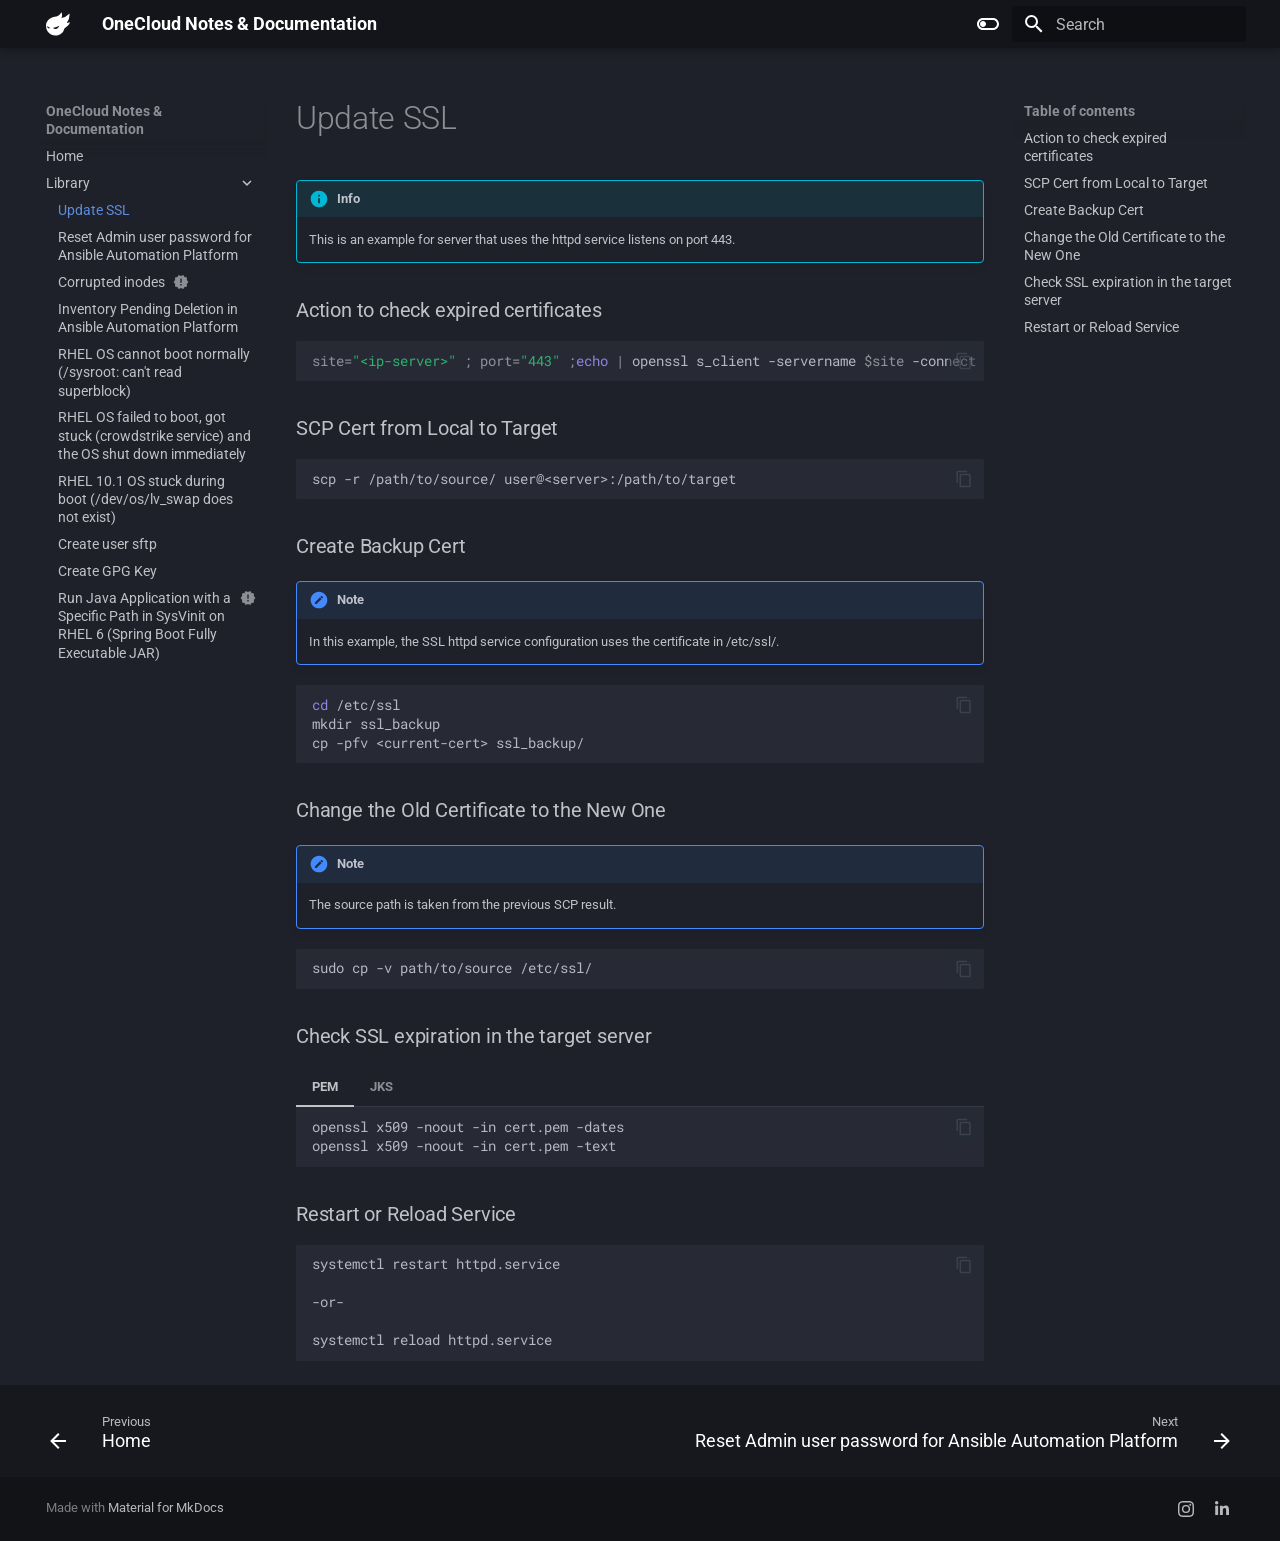
<file: Update-SSL/index.html>
<!doctype html>
<html lang="en" class="no-js">
  <head>
    
      <meta charset="utf-8">
      <meta name="viewport" content="width=device-width,initial-scale=1">
      
      
      
        <link rel="canonical" href="https://sitename.example/Update-SSL/">
      
      
        <link rel="prev" href="..">
      
      
        <link rel="next" href="../reset-admin-AAP/">
      
      
        
      
      
      <link rel="icon" href="../assets/zcool.svg">
      <meta name="generator" content="mkdocs-1.6.1, mkdocs-material-9.7.6">
    
    
      
        <title>Update SSL - OneCloud Notes & Documentation</title>
      
    
    
      <link rel="stylesheet" href="../assets/stylesheets/main.484c7ddc.min.css">
      
        
        <link rel="stylesheet" href="../assets/stylesheets/palette.ab4e12ef.min.css">
      
      


    
    
      
    
    
      
        
        
        <link rel="preconnect" href="https://fonts.gstatic.com" crossorigin>
        <link rel="stylesheet" href="https://fonts.googleapis.com/css?family=Roboto:300,300i,400,400i,700,700i%7CRoboto+Mono:400,400i,700,700i&display=fallback">
        <style>:root{--md-text-font:"Roboto";--md-code-font:"Roboto Mono"}</style>
      
    
    
      <link rel="stylesheet" href="../stylesheets/extra.css">
    
    <script>__md_scope=new URL("..",location),__md_hash=e=>[...e].reduce(((e,_)=>(e<<5)-e+_.charCodeAt(0)),0),__md_get=(e,_=localStorage,t=__md_scope)=>JSON.parse(_.getItem(t.pathname+"."+e)),__md_set=(e,_,t=localStorage,a=__md_scope)=>{try{t.setItem(a.pathname+"."+e,JSON.stringify(_))}catch(e){}}</script>
    
      

    
    
  </head>
  
  
    
    
      
    
    
    
    
    <body dir="ltr" data-md-color-scheme="slate" data-md-color-primary="black" data-md-color-accent="grey">
  
    
    <input class="md-toggle" data-md-toggle="drawer" type="checkbox" id="__drawer" autocomplete="off">
    <input class="md-toggle" data-md-toggle="search" type="checkbox" id="__search" autocomplete="off">
    <label class="md-overlay" for="__drawer"></label>
    <div data-md-component="skip">
      
        
        <a href="#update-ssl" class="md-skip">
          Skip to content
        </a>
      
    </div>
    <div data-md-component="announce">
      
    </div>
    
    
      

  

<header class="md-header md-header--shadow" data-md-component="header">
  <nav class="md-header__inner md-grid" aria-label="Header">
    <a href=".." title="OneCloud Notes &amp; Documentation" class="md-header__button md-logo" aria-label="OneCloud Notes & Documentation" data-md-component="logo">
      
  
  <svg xmlns="http://www.w3.org/2000/svg" viewBox="0 0 24 24"><path d="M15.467.438q-.144-.016-.2.12-.87 2.096-3.067 3.157-1.03.5-1.916.67-1.574.304-2.762.631C3.442 6.135.197 9.2.01 13.59q-.138 3.23 1.657 5.85c2.826 4.127 8.452 5.384 12.722 2.732q3.421-2.126 4.359-6.186a.146.148 84 0 1 .084-.103c.282-.128.582-.226.857-.368q3.122-1.608 4.301-4.96a.181.183 13.8 0 0-.144-.24.25.25 0 0 0-.127.011q-1.406.49-2.909.666a.03.03 0 0 1-.028-.047q2.968-4.024 2.799-9.112-.004-.15-.148-.188a.175.17 28.9 0 0-.174.048q-3.21 3.437-7.715 4.185-.116.018-.063-.086c.805-1.595.766-3.625.145-5.23a.2.2 0 0 0-.158-.123zm-2.151 13.195q.146-.02.053.209a6.6 6.6 0 0 1-1.258 2.003q-1.319 1.445-3.265 1.139a2.95 2.95 0 0 1-1.856-1.111.09.09 0 0 1 .001-.109.15.15 0 0 1 .109-.058c2.184-.205 4.073-1.122 6.092-2.033a.5.5 0 0 1 .124-.04m-12.231.618q.06.006.182.11c.739.624 1.679 1.212 2.644 1.296a.12.12 0 0 1 .095.171c-.556 1.113-1.661.87-2.283.025a4.2 4.2 0 0 1-.665-1.358q-.073-.255.027-.244"/></svg>

    </a>
    <label class="md-header__button md-icon" for="__drawer">
      
      <svg xmlns="http://www.w3.org/2000/svg" viewBox="0 0 24 24"><path d="M3 6h18v2H3zm0 5h18v2H3zm0 5h18v2H3z"/></svg>
    </label>
    <div class="md-header__title" data-md-component="header-title">
      <div class="md-header__ellipsis">
        <div class="md-header__topic">
          <span class="md-ellipsis">
            OneCloud Notes & Documentation
          </span>
        </div>
        <div class="md-header__topic" data-md-component="header-topic">
          <span class="md-ellipsis">
            
              Update SSL
            
          </span>
        </div>
      </div>
    </div>
    
      
        <form class="md-header__option" data-md-component="palette">
  
    
    
    
    <input class="md-option" data-md-color-media="" data-md-color-scheme="slate" data-md-color-primary="black" data-md-color-accent="grey"  aria-label="Dark mode"  type="radio" name="__palette" id="__palette_0">
    
      <label class="md-header__button md-icon" title="Dark mode" for="__palette_1" hidden>
        <svg xmlns="http://www.w3.org/2000/svg" viewBox="0 0 24 24"><path d="M17 6H7c-3.31 0-6 2.69-6 6s2.69 6 6 6h10c3.31 0 6-2.69 6-6s-2.69-6-6-6m0 10H7c-2.21 0-4-1.79-4-4s1.79-4 4-4h10c2.21 0 4 1.79 4 4s-1.79 4-4 4M7 9c-1.66 0-3 1.34-3 3s1.34 3 3 3 3-1.34 3-3-1.34-3-3-3"/></svg>
      </label>
    
  
    
    
    
    <input class="md-option" data-md-color-media="" data-md-color-scheme="default" data-md-color-primary="indigo" data-md-color-accent="grey"  aria-label="Light mode"  type="radio" name="__palette" id="__palette_1">
    
      <label class="md-header__button md-icon" title="Light mode" for="__palette_0" hidden>
        <svg xmlns="http://www.w3.org/2000/svg" viewBox="0 0 24 24"><path d="M17 7H7a5 5 0 0 0-5 5 5 5 0 0 0 5 5h10a5 5 0 0 0 5-5 5 5 0 0 0-5-5m0 8a3 3 0 0 1-3-3 3 3 0 0 1 3-3 3 3 0 0 1 3 3 3 3 0 0 1-3 3"/></svg>
      </label>
    
  
</form>
      
    
    
      <script>var palette=__md_get("__palette");if(palette&&palette.color){if("(prefers-color-scheme)"===palette.color.media){var media=matchMedia("(prefers-color-scheme: light)"),input=document.querySelector(media.matches?"[data-md-color-media='(prefers-color-scheme: light)']":"[data-md-color-media='(prefers-color-scheme: dark)']");palette.color.media=input.getAttribute("data-md-color-media"),palette.color.scheme=input.getAttribute("data-md-color-scheme"),palette.color.primary=input.getAttribute("data-md-color-primary"),palette.color.accent=input.getAttribute("data-md-color-accent")}for(var[key,value]of Object.entries(palette.color))document.body.setAttribute("data-md-color-"+key,value)}</script>
    
    
    
      
      
        <label class="md-header__button md-icon" for="__search">
          
          <svg xmlns="http://www.w3.org/2000/svg" viewBox="0 0 24 24"><path d="M9.5 3A6.5 6.5 0 0 1 16 9.5c0 1.61-.59 3.09-1.56 4.23l.27.27h.79l5 5-1.5 1.5-5-5v-.79l-.27-.27A6.52 6.52 0 0 1 9.5 16 6.5 6.5 0 0 1 3 9.5 6.5 6.5 0 0 1 9.5 3m0 2C7 5 5 7 5 9.5S7 14 9.5 14 14 12 14 9.5 12 5 9.5 5"/></svg>
        </label>
        <div class="md-search" data-md-component="search" role="dialog">
  <label class="md-search__overlay" for="__search"></label>
  <div class="md-search__inner" role="search">
    <form class="md-search__form" name="search">
      <input type="text" class="md-search__input" name="query" aria-label="Search" placeholder="Search" autocapitalize="off" autocorrect="off" autocomplete="off" spellcheck="false" data-md-component="search-query" required>
      <label class="md-search__icon md-icon" for="__search">
        
        <svg xmlns="http://www.w3.org/2000/svg" viewBox="0 0 24 24"><path d="M9.5 3A6.5 6.5 0 0 1 16 9.5c0 1.61-.59 3.09-1.56 4.23l.27.27h.79l5 5-1.5 1.5-5-5v-.79l-.27-.27A6.52 6.52 0 0 1 9.5 16 6.5 6.5 0 0 1 3 9.5 6.5 6.5 0 0 1 9.5 3m0 2C7 5 5 7 5 9.5S7 14 9.5 14 14 12 14 9.5 12 5 9.5 5"/></svg>
        
        <svg xmlns="http://www.w3.org/2000/svg" viewBox="0 0 24 24"><path d="M20 11v2H8l5.5 5.5-1.42 1.42L4.16 12l7.92-7.92L13.5 5.5 8 11z"/></svg>
      </label>
      <nav class="md-search__options" aria-label="Search">
        
        <button type="reset" class="md-search__icon md-icon" title="Clear" aria-label="Clear" tabindex="-1">
          
          <svg xmlns="http://www.w3.org/2000/svg" viewBox="0 0 24 24"><path d="M19 6.41 17.59 5 12 10.59 6.41 5 5 6.41 10.59 12 5 17.59 6.41 19 12 13.41 17.59 19 19 17.59 13.41 12z"/></svg>
        </button>
      </nav>
      
    </form>
    <div class="md-search__output">
      <div class="md-search__scrollwrap" tabindex="0" data-md-scrollfix>
        <div class="md-search-result" data-md-component="search-result">
          <div class="md-search-result__meta">
            Initializing search
          </div>
          <ol class="md-search-result__list" role="presentation"></ol>
        </div>
      </div>
    </div>
  </div>
</div>
      
    
    
  </nav>
  
</header>
    
    <div class="md-container" data-md-component="container">
      
      
        
          
        
      
      <main class="md-main" data-md-component="main">
        <div class="md-main__inner md-grid">
          
            
              
              <div class="md-sidebar md-sidebar--primary" data-md-component="sidebar" data-md-type="navigation" >
                <div class="md-sidebar__scrollwrap">
                  <div class="md-sidebar__inner">
                    



<nav class="md-nav md-nav--primary" aria-label="Navigation" data-md-level="0">
  <label class="md-nav__title" for="__drawer">
    <a href=".." title="OneCloud Notes &amp; Documentation" class="md-nav__button md-logo" aria-label="OneCloud Notes & Documentation" data-md-component="logo">
      
  
  <svg xmlns="http://www.w3.org/2000/svg" viewBox="0 0 24 24"><path d="M15.467.438q-.144-.016-.2.12-.87 2.096-3.067 3.157-1.03.5-1.916.67-1.574.304-2.762.631C3.442 6.135.197 9.2.01 13.59q-.138 3.23 1.657 5.85c2.826 4.127 8.452 5.384 12.722 2.732q3.421-2.126 4.359-6.186a.146.148 84 0 1 .084-.103c.282-.128.582-.226.857-.368q3.122-1.608 4.301-4.96a.181.183 13.8 0 0-.144-.24.25.25 0 0 0-.127.011q-1.406.49-2.909.666a.03.03 0 0 1-.028-.047q2.968-4.024 2.799-9.112-.004-.15-.148-.188a.175.17 28.9 0 0-.174.048q-3.21 3.437-7.715 4.185-.116.018-.063-.086c.805-1.595.766-3.625.145-5.23a.2.2 0 0 0-.158-.123zm-2.151 13.195q.146-.02.053.209a6.6 6.6 0 0 1-1.258 2.003q-1.319 1.445-3.265 1.139a2.95 2.95 0 0 1-1.856-1.111.09.09 0 0 1 .001-.109.15.15 0 0 1 .109-.058c2.184-.205 4.073-1.122 6.092-2.033a.5.5 0 0 1 .124-.04m-12.231.618q.06.006.182.11c.739.624 1.679 1.212 2.644 1.296a.12.12 0 0 1 .095.171c-.556 1.113-1.661.87-2.283.025a4.2 4.2 0 0 1-.665-1.358q-.073-.255.027-.244"/></svg>

    </a>
    OneCloud Notes & Documentation
  </label>
  
  <ul class="md-nav__list" data-md-scrollfix>
    
      
      
  
  
  
  
    <li class="md-nav__item">
      <a href=".." class="md-nav__link">
        
  
  
  <span class="md-ellipsis">
    
  
    Home
  

    
  </span>
  
  

      </a>
    </li>
  

    
      
      
  
  
    
  
  
  
    
    
      
        
      
        
      
        
      
        
      
        
      
        
      
        
      
        
      
        
      
        
      
    
    
    
    
    <li class="md-nav__item md-nav__item--active md-nav__item--nested">
      
        
        
        <input class="md-nav__toggle md-toggle " type="checkbox" id="__nav_2" checked>
        
          
          <label class="md-nav__link" for="__nav_2" id="__nav_2_label" tabindex="0">
            
  
  
  <span class="md-ellipsis">
    
  
    Library
  

    
  </span>
  
  

            <span class="md-nav__icon md-icon"></span>
          </label>
        
        <nav class="md-nav" data-md-level="1" aria-labelledby="__nav_2_label" aria-expanded="true">
          <label class="md-nav__title" for="__nav_2">
            <span class="md-nav__icon md-icon"></span>
            
  
    Library
  

          </label>
          <ul class="md-nav__list" data-md-scrollfix>
            
              
                
  
  
    
  
  
  
    <li class="md-nav__item md-nav__item--active">
      
      <input class="md-nav__toggle md-toggle" type="checkbox" id="__toc">
      
      
        
      
      
        <label class="md-nav__link md-nav__link--active" for="__toc">
          
  
  
  <span class="md-ellipsis">
    
  
    Update SSL
  

    
  </span>
  
  

          <span class="md-nav__icon md-icon"></span>
        </label>
      
      <a href="./" class="md-nav__link md-nav__link--active">
        
  
  
  <span class="md-ellipsis">
    
  
    Update SSL
  

    
  </span>
  
  

      </a>
      
        

<nav class="md-nav md-nav--secondary" aria-label="Table of contents">
  
  
  
    
  
  
    <label class="md-nav__title" for="__toc">
      <span class="md-nav__icon md-icon"></span>
      Table of contents
    </label>
    <ul class="md-nav__list" data-md-component="toc" data-md-scrollfix>
      
        <li class="md-nav__item">
  <a href="#action-to-check-expired-certificates" class="md-nav__link">
    <span class="md-ellipsis">
      
        Action to check expired certificates
      
    </span>
  </a>
  
</li>
      
        <li class="md-nav__item">
  <a href="#scp-cert-from-local-to-target" class="md-nav__link">
    <span class="md-ellipsis">
      
        SCP Cert from Local to Target
      
    </span>
  </a>
  
</li>
      
        <li class="md-nav__item">
  <a href="#create-backup-cert" class="md-nav__link">
    <span class="md-ellipsis">
      
        Create Backup Cert
      
    </span>
  </a>
  
</li>
      
        <li class="md-nav__item">
  <a href="#change-the-old-certificate-to-the-new-one" class="md-nav__link">
    <span class="md-ellipsis">
      
        Change the Old Certificate to the New One
      
    </span>
  </a>
  
</li>
      
        <li class="md-nav__item">
  <a href="#check-ssl-expiration-in-the-target-server" class="md-nav__link">
    <span class="md-ellipsis">
      
        Check SSL expiration in the target server
      
    </span>
  </a>
  
</li>
      
        <li class="md-nav__item">
  <a href="#restart-or-reload-service" class="md-nav__link">
    <span class="md-ellipsis">
      
        Restart or Reload Service
      
    </span>
  </a>
  
</li>
      
    </ul>
  
</nav>
      
    </li>
  

              
            
              
                
  
  
  
  
    <li class="md-nav__item">
      <a href="../reset-admin-AAP/" class="md-nav__link">
        
  
  
  <span class="md-ellipsis">
    
  
    Reset Admin user password for Ansible Automation Platform
  

    
  </span>
  
  

      </a>
    </li>
  

              
            
              
                
  
  
  
  
    <li class="md-nav__item">
      <a href="../fsck-root/" class="md-nav__link">
        
  
  
  <span class="md-ellipsis">
    
  
    Corrupted inodes
  

    
  </span>
  
  
    
  
  
    <span class="md-status md-status--new" title="Recently added">
    </span>
  

  

      </a>
    </li>
  

              
            
              
                
  
  
  
  
    <li class="md-nav__item">
      <a href="../pending-Ansible/" class="md-nav__link">
        
  
  
  <span class="md-ellipsis">
    
  
    Inventory Pending Deletion in Ansible Automation Platform
  

    
  </span>
  
  

      </a>
    </li>
  

              
            
              
                
  
  
  
  
    <li class="md-nav__item">
      <a href="../extend-disk/" class="md-nav__link">
        
  
  
  <span class="md-ellipsis">
    
  
    RHEL OS cannot boot normally (/sysroot: can't read superblock)
  

    
  </span>
  
  

      </a>
    </li>
  

              
            
              
                
  
  
  
  
    <li class="md-nav__item">
      <a href="../os-failed/" class="md-nav__link">
        
  
  
  <span class="md-ellipsis">
    
  
    RHEL OS failed to boot, got stuck (crowdstrike service) and the OS shut down immediately
  

    
  </span>
  
  

      </a>
    </li>
  

              
            
              
                
  
  
  
  
    <li class="md-nav__item">
      <a href="../swap-not-found/" class="md-nav__link">
        
  
  
  <span class="md-ellipsis">
    
  
    RHEL 10.1 OS stuck during boot (/dev/os/lv_swap does not exist)
  

    
  </span>
  
  

      </a>
    </li>
  

              
            
              
                
  
  
  
  
    <li class="md-nav__item">
      <a href="../create-user-sftp/" class="md-nav__link">
        
  
  
  <span class="md-ellipsis">
    
  
    Create user sftp
  

    
  </span>
  
  

      </a>
    </li>
  

              
            
              
                
  
  
  
  
    <li class="md-nav__item">
      <a href="../create-gpg-key/" class="md-nav__link">
        
  
  
  <span class="md-ellipsis">
    
  
    Create GPG Key
  

    
  </span>
  
  

      </a>
    </li>
  

              
            
              
                
  
  
  
  
    <li class="md-nav__item">
      <a href="../exec-jar-custom-java/" class="md-nav__link">
        
  
  
  <span class="md-ellipsis">
    
  
    Run Java Application with a Specific Path in SysVinit on RHEL 6 (Spring Boot Fully Executable JAR)
  

    
  </span>
  
  
    
  
  
    <span class="md-status md-status--new" title="Recently added">
    </span>
  

  

      </a>
    </li>
  

              
            
          </ul>
        </nav>
      
    </li>
  

    
  </ul>
</nav>
                  </div>
                </div>
              </div>
            
            
              
              <div class="md-sidebar md-sidebar--secondary" data-md-component="sidebar" data-md-type="toc" >
                <div class="md-sidebar__scrollwrap">
                  <div class="md-sidebar__inner">
                    

<nav class="md-nav md-nav--secondary" aria-label="Table of contents">
  
  
  
    
  
  
    <label class="md-nav__title" for="__toc">
      <span class="md-nav__icon md-icon"></span>
      Table of contents
    </label>
    <ul class="md-nav__list" data-md-component="toc" data-md-scrollfix>
      
        <li class="md-nav__item">
  <a href="#action-to-check-expired-certificates" class="md-nav__link">
    <span class="md-ellipsis">
      
        Action to check expired certificates
      
    </span>
  </a>
  
</li>
      
        <li class="md-nav__item">
  <a href="#scp-cert-from-local-to-target" class="md-nav__link">
    <span class="md-ellipsis">
      
        SCP Cert from Local to Target
      
    </span>
  </a>
  
</li>
      
        <li class="md-nav__item">
  <a href="#create-backup-cert" class="md-nav__link">
    <span class="md-ellipsis">
      
        Create Backup Cert
      
    </span>
  </a>
  
</li>
      
        <li class="md-nav__item">
  <a href="#change-the-old-certificate-to-the-new-one" class="md-nav__link">
    <span class="md-ellipsis">
      
        Change the Old Certificate to the New One
      
    </span>
  </a>
  
</li>
      
        <li class="md-nav__item">
  <a href="#check-ssl-expiration-in-the-target-server" class="md-nav__link">
    <span class="md-ellipsis">
      
        Check SSL expiration in the target server
      
    </span>
  </a>
  
</li>
      
        <li class="md-nav__item">
  <a href="#restart-or-reload-service" class="md-nav__link">
    <span class="md-ellipsis">
      
        Restart or Reload Service
      
    </span>
  </a>
  
</li>
      
    </ul>
  
</nav>
                  </div>
                </div>
              </div>
            
          
          
            <div class="md-content" data-md-component="content">
              
              <article class="md-content__inner md-typeset">
                
                  



<h1 id="update-ssl">Update SSL</h1>
<div class="admonition info">
<p class="admonition-title">Info</p>
<p>This is an example for server that uses the httpd service listens on port 443.</p>
</div>
<h3 id="action-to-check-expired-certificates">Action to check expired certificates</h3>
<div class="language-bash highlight"><pre><span></span><code><span id="__span-0-1"><a id="__codelineno-0-1" name="__codelineno-0-1" href="#__codelineno-0-1"></a><span class="nv">site</span><span class="o">=</span><span class="s2">&quot;&lt;ip-server&gt;&quot;</span><span class="w"> </span><span class="p">;</span><span class="w"> </span><span class="nv">port</span><span class="o">=</span><span class="s2">&quot;443&quot;</span><span class="w"> </span><span class="p">;</span><span class="nb">echo</span><span class="w"> </span><span class="p">|</span><span class="w"> </span>openssl<span class="w"> </span>s_client<span class="w"> </span>-servername<span class="w"> </span><span class="nv">$site</span><span class="w"> </span>-connect<span class="w"> </span><span class="nv">$site</span>:<span class="nv">$port</span><span class="w"> </span><span class="p">|</span><span class="w"> </span>openssl<span class="w"> </span>x509<span class="w"> </span>-noout<span class="w"> </span>-dates
</span></code></pre></div>
<h3 id="scp-cert-from-local-to-target">SCP Cert from Local to Target</h3>
<div class="language-bash highlight"><pre><span></span><code><span id="__span-1-1"><a id="__codelineno-1-1" name="__codelineno-1-1" href="#__codelineno-1-1"></a>scp<span class="w"> </span>-r<span class="w"> </span>/path/to/source/<span class="w"> </span>user@&lt;server&gt;:/path/to/target
</span></code></pre></div>
<h3 id="create-backup-cert">Create Backup Cert</h3>
<div class="admonition note">
<p class="admonition-title">Note</p>
<p>In this example, the SSL httpd service configuration uses the certificate in /etc/ssl/.</p>
</div>
<div class="language-bash highlight"><pre><span></span><code><span id="__span-2-1"><a id="__codelineno-2-1" name="__codelineno-2-1" href="#__codelineno-2-1"></a><span class="nb">cd</span><span class="w"> </span>/etc/ssl
</span><span id="__span-2-2"><a id="__codelineno-2-2" name="__codelineno-2-2" href="#__codelineno-2-2"></a>mkdir<span class="w"> </span>ssl_backup
</span><span id="__span-2-3"><a id="__codelineno-2-3" name="__codelineno-2-3" href="#__codelineno-2-3"></a>cp<span class="w"> </span>-pfv<span class="w"> </span>&lt;current-cert&gt;<span class="w"> </span>ssl_backup/
</span></code></pre></div>
<h3 id="change-the-old-certificate-to-the-new-one">Change the Old Certificate to the New One</h3>
<div class="admonition note">
<p class="admonition-title">Note</p>
<p>The source path is taken from the previous SCP result.</p>
</div>
<div class="language-bash highlight"><pre><span></span><code><span id="__span-3-1"><a id="__codelineno-3-1" name="__codelineno-3-1" href="#__codelineno-3-1"></a>sudo<span class="w"> </span>cp<span class="w"> </span>-v<span class="w"> </span>path/to/source<span class="w"> </span>/etc/ssl/
</span></code></pre></div>
<h3 id="check-ssl-expiration-in-the-target-server">Check SSL expiration in the target server</h3>
<div class="tabbed-set tabbed-alternate" data-tabs="1:2"><input checked="checked" id="__tabbed_1_1" name="__tabbed_1" type="radio" /><input id="__tabbed_1_2" name="__tabbed_1" type="radio" /><div class="tabbed-labels"><label for="__tabbed_1_1">PEM</label><label for="__tabbed_1_2">JKS</label></div>
<div class="tabbed-content">
<div class="tabbed-block">
<div class="language-bash highlight"><pre><span></span><code><span id="__span-4-1"><a id="__codelineno-4-1" name="__codelineno-4-1" href="#__codelineno-4-1"></a>openssl<span class="w"> </span>x509<span class="w"> </span>-noout<span class="w"> </span>-in<span class="w"> </span>cert.pem<span class="w"> </span>-dates
</span><span id="__span-4-2"><a id="__codelineno-4-2" name="__codelineno-4-2" href="#__codelineno-4-2"></a>openssl<span class="w"> </span>x509<span class="w"> </span>-noout<span class="w"> </span>-in<span class="w"> </span>cert.pem<span class="w"> </span>-text
</span></code></pre></div>
</div>
<div class="tabbed-block">
<div class="language-bash highlight"><pre><span></span><code><span id="__span-5-1"><a id="__codelineno-5-1" name="__codelineno-5-1" href="#__codelineno-5-1"></a><span class="o">(</span><span class="k">for</span><span class="w"> </span>cert<span class="w"> </span>java<span class="o">)</span>
</span><span id="__span-5-2"><a id="__codelineno-5-2" name="__codelineno-5-2" href="#__codelineno-5-2"></a>keytool<span class="w"> </span>-list<span class="w"> </span>-v<span class="w"> </span>-keystore<span class="w"> </span>cert.jks<span class="w"> </span><span class="p">|</span><span class="w"> </span>less
</span></code></pre></div>
</div>
</div>
</div>
<h3 id="restart-or-reload-service">Restart or Reload Service</h3>
<div class="language-bash highlight"><pre><span></span><code><span id="__span-6-1"><a id="__codelineno-6-1" name="__codelineno-6-1" href="#__codelineno-6-1"></a>systemctl<span class="w"> </span>restart<span class="w"> </span>httpd.service
</span><span id="__span-6-2"><a id="__codelineno-6-2" name="__codelineno-6-2" href="#__codelineno-6-2"></a>
</span><span id="__span-6-3"><a id="__codelineno-6-3" name="__codelineno-6-3" href="#__codelineno-6-3"></a>-or-
</span><span id="__span-6-4"><a id="__codelineno-6-4" name="__codelineno-6-4" href="#__codelineno-6-4"></a>
</span><span id="__span-6-5"><a id="__codelineno-6-5" name="__codelineno-6-5" href="#__codelineno-6-5"></a>systemctl<span class="w"> </span>reload<span class="w"> </span>httpd.service
</span></code></pre></div>







  
  






                
              </article>
            </div>
          
          
  <script>var tabs=__md_get("__tabs");if(Array.isArray(tabs))e:for(var set of document.querySelectorAll(".tabbed-set")){var labels=set.querySelector(".tabbed-labels");for(var tab of tabs)for(var label of labels.getElementsByTagName("label"))if(label.innerText.trim()===tab){var input=document.getElementById(label.htmlFor);input.checked=!0;continue e}}</script>

<script>var target=document.getElementById(location.hash.slice(1));target&&target.name&&(target.checked=target.name.startsWith("__tabbed_"))</script>
        </div>
        
      </main>
      
        <footer class="md-footer">
  
    
      
      <nav class="md-footer__inner md-grid" aria-label="Footer" >
        
          
          <a href=".." class="md-footer__link md-footer__link--prev" aria-label="Previous: Home">
            <div class="md-footer__button md-icon">
              
              <svg xmlns="http://www.w3.org/2000/svg" viewBox="0 0 24 24"><path d="M20 11v2H8l5.5 5.5-1.42 1.42L4.16 12l7.92-7.92L13.5 5.5 8 11z"/></svg>
            </div>
            <div class="md-footer__title">
              <span class="md-footer__direction">
                Previous
              </span>
              <div class="md-ellipsis">
                Home
              </div>
            </div>
          </a>
        
        
          
          <a href="../reset-admin-AAP/" class="md-footer__link md-footer__link--next" aria-label="Next: Reset Admin user password for Ansible Automation Platform">
            <div class="md-footer__title">
              <span class="md-footer__direction">
                Next
              </span>
              <div class="md-ellipsis">
                Reset Admin user password for Ansible Automation Platform
              </div>
            </div>
            <div class="md-footer__button md-icon">
              
              <svg xmlns="http://www.w3.org/2000/svg" viewBox="0 0 24 24"><path d="M4 11v2h12l-5.5 5.5 1.42 1.42L19.84 12l-7.92-7.92L10.5 5.5 16 11z"/></svg>
            </div>
          </a>
        
      </nav>
    
  
  <div class="md-footer-meta md-typeset">
    <div class="md-footer-meta__inner md-grid">
      <div class="md-copyright">
  
  
    Made with
    <a href="https://squidfunk.github.io/mkdocs-material/" target="_blank" rel="noopener">
      Material for MkDocs
    </a>
  
</div>
      
        
<div class="md-social">
  
    
    
    
    
      
      
    
    <a href="https://www.instagram.com/wnnn23_/" target="_blank" rel="noopener" title="www.instagram.com" class="md-social__link">
      <svg xmlns="http://www.w3.org/2000/svg" viewBox="0 0 24 24"><path d="M7.03.084c-1.277.06-2.149.264-2.91.563a5.9 5.9 0 0 0-2.124 1.388 5.9 5.9 0 0 0-1.38 2.127C.321 4.926.12 5.8.064 7.076s-.069 1.688-.063 4.947.021 3.667.083 4.947c.061 1.277.264 2.149.563 2.911.308.789.72 1.457 1.388 2.123a5.9 5.9 0 0 0 2.129 1.38c.763.295 1.636.496 2.913.552 1.278.056 1.689.069 4.947.063s3.668-.021 4.947-.082c1.28-.06 2.147-.265 2.91-.563a5.9 5.9 0 0 0 2.123-1.388 5.9 5.9 0 0 0 1.38-2.129c.295-.763.496-1.636.551-2.912.056-1.28.07-1.69.063-4.948-.006-3.258-.02-3.667-.081-4.947-.06-1.28-.264-2.148-.564-2.911a5.9 5.9 0 0 0-1.387-2.123 5.86 5.86 0 0 0-2.128-1.38C19.074.322 18.202.12 16.924.066 15.647.009 15.236-.006 11.977 0S8.31.021 7.03.084m.14 21.693c-1.17-.05-1.805-.245-2.228-.408a3.7 3.7 0 0 1-1.382-.895 3.7 3.7 0 0 1-.9-1.378c-.165-.423-.363-1.058-.417-2.228-.06-1.264-.072-1.644-.08-4.848-.006-3.204.006-3.583.061-4.848.05-1.169.246-1.805.408-2.228.216-.561.477-.96.895-1.382a3.7 3.7 0 0 1 1.379-.9c.423-.165 1.057-.361 2.227-.417 1.265-.06 1.644-.072 4.848-.08 3.203-.006 3.583.006 4.85.062 1.168.05 1.804.244 2.227.408.56.216.96.475 1.382.895s.681.817.9 1.378c.165.422.362 1.056.417 2.227.06 1.265.074 1.645.08 4.848.005 3.203-.006 3.583-.061 4.848-.051 1.17-.245 1.805-.408 2.23-.216.56-.477.96-.896 1.38a3.7 3.7 0 0 1-1.378.9c-.422.165-1.058.362-2.226.418-1.266.06-1.645.072-4.85.079s-3.582-.006-4.848-.06m9.783-16.192a1.44 1.44 0 1 0 1.437-1.442 1.44 1.44 0 0 0-1.437 1.442M5.839 12.012a6.161 6.161 0 1 0 12.323-.024 6.162 6.162 0 0 0-12.323.024M8 12.008A4 4 0 1 1 12.008 16 4 4 0 0 1 8 12.008"/></svg>
    </a>
  
    
    
    
    
      
      
    
    <a href="https://www.linkedin.com/in/mohammad-alwan-252454280/" target="_blank" rel="noopener" title="www.linkedin.com" class="md-social__link">
      <svg xmlns="http://www.w3.org/2000/svg" viewBox="0 0 448 512"><!--! Font Awesome Free 7.1.0 by @fontawesome - https://fontawesome.com License - https://fontawesome.com/license/free (Icons: CC BY 4.0, Fonts: SIL OFL 1.1, Code: MIT License) Copyright 2025 Fonticons, Inc.--><path d="M100.3 448H7.4V148.9h92.9zM53.8 108.1C24.1 108.1 0 83.5 0 53.8c0-14.3 5.7-27.9 15.8-38S39.6 0 53.8 0s27.9 5.7 38 15.8 15.8 23.8 15.8 38c0 29.7-24.1 54.3-53.8 54.3M447.9 448h-92.7V302.4c0-34.7-.7-79.2-48.3-79.2-48.3 0-55.7 37.7-55.7 76.7V448h-92.8V148.9h89.1v40.8h1.3c12.4-23.5 42.7-48.3 87.9-48.3 94 0 111.3 61.9 111.3 142.3V448z"/></svg>
    </a>
  
</div>
      
    </div>
  </div>
</footer>
      
    </div>
    <div class="md-dialog" data-md-component="dialog">
      <div class="md-dialog__inner md-typeset"></div>
    </div>
    
    
    
      
      
      <script id="__config" type="application/json">{"annotate": null, "base": "..", "features": ["navigation.indexes", "navigation.footer", "navigation.expand", "content.code.copy", "content.tabs.link", "content.code.annotate"], "search": "../assets/javascripts/workers/search.2c215733.min.js", "tags": null, "translations": {"clipboard.copied": "Copied to clipboard", "clipboard.copy": "Copy to clipboard", "search.result.more.one": "1 more on this page", "search.result.more.other": "# more on this page", "search.result.none": "No matching documents", "search.result.one": "1 matching document", "search.result.other": "# matching documents", "search.result.placeholder": "Type to start searching", "search.result.term.missing": "Missing", "select.version": "Select version"}, "version": null}</script>
    
    
      <script src="../assets/javascripts/bundle.79ae519e.min.js"></script>
      
    
  </body>
</html>
</file>
<file: stylesheets/extra.css>
.zcool {
  color: #ffffff;
}
</file>
<file: assets/stylesheets/main.484c7ddc.min.css>
@charset "UTF-8";html{-webkit-text-size-adjust:none;-moz-text-size-adjust:none;text-size-adjust:none;box-sizing:border-box}*,:after,:before{box-sizing:inherit}@media (prefers-reduced-motion){*,:after,:before{transition:none!important}}body{margin:0}a,button,input,label{-webkit-tap-highlight-color:transparent}a{color:inherit;text-decoration:none}hr{border:0;box-sizing:initial;display:block;height:.05rem;overflow:visible;padding:0}small{font-size:80%}sub,sup{line-height:1em}img{border-style:none}table{border-collapse:initial;border-spacing:0}td,th{font-weight:400;vertical-align:top}button{background:#0000;border:0;font-family:inherit;font-size:inherit;margin:0;padding:0}input{border:0;outline:none}:root{--md-primary-fg-color:#4051b5;--md-primary-fg-color--light:#5d6cc0;--md-primary-fg-color--dark:#303fa1;--md-primary-bg-color:#fff;--md-primary-bg-color--light:#ffffffb3;--md-accent-fg-color:#526cfe;--md-accent-fg-color--transparent:#526cfe1a;--md-accent-bg-color:#fff;--md-accent-bg-color--light:#ffffffb3}[data-md-color-scheme=default]{color-scheme:light}[data-md-color-scheme=default] img[src$="#gh-dark-mode-only"],[data-md-color-scheme=default] img[src$="#only-dark"]{display:none}:root,[data-md-color-scheme=default]{--md-hue:225deg;--md-default-fg-color:#000000de;--md-default-fg-color--light:#0000008a;--md-default-fg-color--lighter:#00000052;--md-default-fg-color--lightest:#00000012;--md-default-bg-color:#fff;--md-default-bg-color--light:#ffffffb3;--md-default-bg-color--lighter:#ffffff4d;--md-default-bg-color--lightest:#ffffff1f;--md-code-fg-color:#36464e;--md-code-bg-color:#f5f5f5;--md-code-bg-color--light:#f5f5f5b3;--md-code-bg-color--lighter:#f5f5f54d;--md-code-hl-color:#4287ff;--md-code-hl-color--light:#4287ff1a;--md-code-hl-number-color:#d52a2a;--md-code-hl-special-color:#db1457;--md-code-hl-function-color:#a846b9;--md-code-hl-constant-color:#6e59d9;--md-code-hl-keyword-color:#3f6ec6;--md-code-hl-string-color:#1c7d4d;--md-code-hl-name-color:var(--md-code-fg-color);--md-code-hl-operator-color:var(--md-default-fg-color--light);--md-code-hl-punctuation-color:var(--md-default-fg-color--light);--md-code-hl-comment-color:var(--md-default-fg-color--light);--md-code-hl-generic-color:var(--md-default-fg-color--light);--md-code-hl-variable-color:var(--md-default-fg-color--light);--md-typeset-color:var(--md-default-fg-color);--md-typeset-a-color:var(--md-primary-fg-color);--md-typeset-del-color:#f5503d26;--md-typeset-ins-color:#0bd57026;--md-typeset-kbd-color:#fafafa;--md-typeset-kbd-accent-color:#fff;--md-typeset-kbd-border-color:#b8b8b8;--md-typeset-mark-color:#ffff0080;--md-typeset-table-color:#0000001f;--md-typeset-table-color--light:rgba(0,0,0,.035);--md-admonition-fg-color:var(--md-default-fg-color);--md-admonition-bg-color:var(--md-default-bg-color);--md-warning-fg-color:#000000de;--md-warning-bg-color:#ff9;--md-footer-fg-color:#fff;--md-footer-fg-color--light:#ffffffb3;--md-footer-fg-color--lighter:#ffffff73;--md-footer-bg-color:#000000de;--md-footer-bg-color--dark:#00000052;--md-shadow-z1:0 0.2rem 0.5rem #0000000d,0 0 0.05rem #0000001a;--md-shadow-z2:0 0.2rem 0.5rem #0000001a,0 0 0.05rem #00000040;--md-shadow-z3:0 0.2rem 0.5rem #0003,0 0 0.05rem #00000059}.md-icon svg{fill:currentcolor;display:block;height:1.2rem;width:1.2rem}body{-webkit-font-smoothing:antialiased;-moz-osx-font-smoothing:grayscale;--md-text-font-family:var(--md-text-font,_),-apple-system,BlinkMacSystemFont,Helvetica,Arial,sans-serif;--md-code-font-family:var(--md-code-font,_),SFMono-Regular,Consolas,Menlo,monospace}aside,body,input{font-feature-settings:"kern","liga";color:var(--md-typeset-color);font-family:var(--md-text-font-family)}code,kbd,pre{font-feature-settings:"kern";font-family:var(--md-code-font-family)}:root{--md-typeset-table-sort-icon:url('data:image/svg+xml;charset=utf-8,<svg xmlns="http://www.w3.org/2000/svg" viewBox="0 0 24 24"><path d="m18 21-4-4h3V7h-3l4-4 4 4h-3v10h3M2 19v-2h10v2M2 13v-2h7v2M2 7V5h4v2z"/></svg>');--md-typeset-table-sort-icon--asc:url('data:image/svg+xml;charset=utf-8,<svg xmlns="http://www.w3.org/2000/svg" viewBox="0 0 24 24"><path d="M19 17h3l-4 4-4-4h3V3h2M2 17h10v2H2M6 5v2H2V5m0 6h7v2H2z"/></svg>');--md-typeset-table-sort-icon--desc:url('data:image/svg+xml;charset=utf-8,<svg xmlns="http://www.w3.org/2000/svg" viewBox="0 0 24 24"><path d="M19 7h3l-4-4-4 4h3v14h2M2 17h10v2H2M6 5v2H2V5m0 6h7v2H2z"/></svg>')}.md-typeset{-webkit-print-color-adjust:exact;color-adjust:exact;font-size:.8rem;line-height:1.6;overflow-wrap:break-word}@media print{.md-typeset{font-size:.68rem}}.md-typeset blockquote,.md-typeset dl,.md-typeset figure,.md-typeset ol,.md-typeset pre,.md-typeset ul{margin-bottom:1em;margin-top:1em}.md-typeset h1{color:var(--md-default-fg-color--light);font-size:2em;line-height:1.3;margin:0 0 1.25em}.md-typeset h1,.md-typeset h2{font-weight:300;letter-spacing:-.01em}.md-typeset h2{font-size:1.5625em;line-height:1.4;margin:1.6em 0 .64em}.md-typeset h3{font-size:1.25em;font-weight:400;letter-spacing:-.01em;line-height:1.5;margin:1.6em 0 .8em}.md-typeset h2+h3{margin-top:.8em}.md-typeset h4{font-weight:700;letter-spacing:-.01em;margin:1em 0}.md-typeset h5,.md-typeset h6{color:var(--md-default-fg-color--light);font-size:.8em;font-weight:700;letter-spacing:-.01em;margin:1.25em 0}.md-typeset h5{text-transform:uppercase}.md-typeset h5 code{text-transform:none}.md-typeset hr{border-bottom:.05rem solid var(--md-default-fg-color--lightest);display:flow-root;margin:1.5em 0}.md-typeset a{color:var(--md-typeset-a-color);word-break:break-word}.md-typeset a,.md-typeset a:before{transition:color 125ms}.md-typeset a:focus,.md-typeset a:hover{color:var(--md-accent-fg-color)}.md-typeset a:focus code,.md-typeset a:hover code{background-color:var(--md-accent-fg-color--transparent);color:var(--md-accent-fg-color)}.md-typeset a code{color:var(--md-typeset-a-color)}.md-typeset a.focus-visible{outline-color:var(--md-accent-fg-color);outline-offset:.2rem}.md-typeset code,.md-typeset kbd,.md-typeset pre{color:var(--md-code-fg-color);direction:ltr;font-variant-ligatures:none;transition:background-color 125ms}@media print{.md-typeset code,.md-typeset kbd,.md-typeset pre{white-space:pre-wrap}}.md-typeset code{background-color:var(--md-code-bg-color);border-radius:.1rem;-webkit-box-decoration-break:clone;box-decoration-break:clone;font-size:.85em;padding:0 .2941176471em;transition:color 125ms,background-color 125ms;word-break:break-word}.md-typeset code:not(.focus-visible){-webkit-tap-highlight-color:transparent;outline:none}.md-typeset pre{display:flow-root;line-height:1.4;position:relative}.md-typeset pre>code{-webkit-box-decoration-break:slice;box-decoration-break:slice;box-shadow:none;display:block;margin:0;outline-color:var(--md-accent-fg-color);overflow:auto;padding:.7720588235em 1.1764705882em;scrollbar-color:var(--md-default-fg-color--lighter) #0000;scrollbar-width:thin;touch-action:auto;word-break:normal}.md-typeset pre>code:hover{scrollbar-color:var(--md-accent-fg-color) #0000}.md-typeset pre>code::-webkit-scrollbar{height:.2rem;width:.2rem}.md-typeset pre>code::-webkit-scrollbar-thumb{background-color:var(--md-default-fg-color--lighter)}.md-typeset pre>code::-webkit-scrollbar-thumb:hover{background-color:var(--md-accent-fg-color)}.md-typeset kbd{background-color:var(--md-typeset-kbd-color);border-radius:.1rem;box-shadow:0 .1rem 0 .05rem var(--md-typeset-kbd-border-color),0 .1rem 0 var(--md-typeset-kbd-border-color),0 -.1rem .2rem var(--md-typeset-kbd-accent-color) inset;color:var(--md-default-fg-color);display:inline-block;font-size:.75em;padding:0 .6666666667em;vertical-align:text-top;word-break:break-word}.md-typeset mark{background-color:var(--md-typeset-mark-color);-webkit-box-decoration-break:clone;box-decoration-break:clone;color:inherit;word-break:break-word}.md-typeset abbr{cursor:help;text-decoration:none}.md-typeset [data-preview],.md-typeset abbr{border-bottom:.05rem dotted var(--md-default-fg-color--light)}.md-typeset small{opacity:.75}[dir=ltr] .md-typeset sub,[dir=ltr] .md-typeset sup{margin-left:.078125em}[dir=rtl] .md-typeset sub,[dir=rtl] .md-typeset sup{margin-right:.078125em}[dir=ltr] .md-typeset blockquote{padding-left:.6rem}[dir=rtl] .md-typeset blockquote{padding-right:.6rem}[dir=ltr] .md-typeset blockquote{border-left:.2rem solid var(--md-default-fg-color--lighter)}[dir=rtl] .md-typeset blockquote{border-right:.2rem solid var(--md-default-fg-color--lighter)}.md-typeset blockquote{color:var(--md-default-fg-color--light);margin-left:0;margin-right:0}.md-typeset ul{list-style-type:disc}.md-typeset ul[type]{list-style-type:revert-layer}[dir=ltr] .md-typeset ol,[dir=ltr] .md-typeset ul{margin-left:.625em}[dir=rtl] .md-typeset ol,[dir=rtl] .md-typeset ul{margin-right:.625em}.md-typeset ol,.md-typeset ul{padding:0}.md-typeset ol:not([hidden]),.md-typeset ul:not([hidden]){display:flow-root}.md-typeset ol ol,.md-typeset ul ol{list-style-type:lower-alpha}.md-typeset ol ol ol,.md-typeset ul ol ol{list-style-type:lower-roman}.md-typeset ol ol ol ol,.md-typeset ul ol ol ol{list-style-type:upper-alpha}.md-typeset ol ol ol ol ol,.md-typeset ul ol ol ol ol{list-style-type:upper-roman}.md-typeset ol[type],.md-typeset ul[type]{list-style-type:revert-layer}[dir=ltr] .md-typeset ol li,[dir=ltr] .md-typeset ul li{margin-left:1.25em}[dir=rtl] .md-typeset ol li,[dir=rtl] .md-typeset ul li{margin-right:1.25em}.md-typeset ol li,.md-typeset ul li{margin-bottom:.5em}.md-typeset ol li blockquote,.md-typeset ol li p,.md-typeset ul li blockquote,.md-typeset ul li p{margin:.5em 0}.md-typeset ol li:last-child,.md-typeset ul li:last-child{margin-bottom:0}[dir=ltr] .md-typeset ol li ol,[dir=ltr] .md-typeset ol li ul,[dir=ltr] .md-typeset ul li ol,[dir=ltr] .md-typeset ul li ul{margin-left:.625em}[dir=rtl] .md-typeset ol li ol,[dir=rtl] .md-typeset ol li ul,[dir=rtl] .md-typeset ul li ol,[dir=rtl] .md-typeset ul li ul{margin-right:.625em}.md-typeset ol li ol,.md-typeset ol li ul,.md-typeset ul li ol,.md-typeset ul li ul{margin-bottom:.5em;margin-top:.5em}[dir=ltr] .md-typeset dd{margin-left:1.875em}[dir=rtl] .md-typeset dd{margin-right:1.875em}.md-typeset dd{margin-bottom:1.5em;margin-top:1em}.md-typeset img,.md-typeset svg,.md-typeset video{height:auto;max-width:100%}.md-typeset img[align=left]{margin:1em 1em 1em 0}.md-typeset img[align=right]{margin:1em 0 1em 1em}.md-typeset img[align]:only-child{margin-top:0}.md-typeset figure{display:flow-root;margin:1em auto;max-width:100%;text-align:center;width:fit-content}.md-typeset figure img{display:block;margin:0 auto}.md-typeset figcaption{font-style:italic;margin:1em auto;max-width:24rem}.md-typeset iframe{max-width:100%}.md-typeset table:not([class]){background-color:var(--md-default-bg-color);border:.05rem solid var(--md-typeset-table-color);border-radius:.1rem;display:inline-block;font-size:.64rem;max-width:100%;overflow:auto;touch-action:auto}@media print{.md-typeset table:not([class]){display:table}}.md-typeset table:not([class])+*{margin-top:1.5em}.md-typeset table:not([class]) td>:first-child,.md-typeset table:not([class]) th>:first-child{margin-top:0}.md-typeset table:not([class]) td>:last-child,.md-typeset table:not([class]) th>:last-child{margin-bottom:0}.md-typeset table:not([class]) td:not([align]),.md-typeset table:not([class]) th:not([align]){text-align:left}[dir=rtl] .md-typeset table:not([class]) td:not([align]),[dir=rtl] .md-typeset table:not([class]) th:not([align]){text-align:right}.md-typeset table:not([class]) th{font-weight:700;min-width:5rem;padding:.9375em 1.25em;vertical-align:top}.md-typeset table:not([class]) td{border-top:.05rem solid var(--md-typeset-table-color);padding:.9375em 1.25em;vertical-align:top}.md-typeset table:not([class]) tbody tr{transition:background-color 125ms}.md-typeset table:not([class]) tbody tr:hover{background-color:var(--md-typeset-table-color--light);box-shadow:0 .05rem 0 var(--md-default-bg-color) inset}.md-typeset table:not([class]) a{word-break:normal}.md-typeset table th[role=columnheader]{cursor:pointer}[dir=ltr] .md-typeset table th[role=columnheader]:after{margin-left:.5em}[dir=rtl] .md-typeset table th[role=columnheader]:after{margin-right:.5em}.md-typeset table th[role=columnheader]:after{content:"";display:inline-block;height:1.2em;-webkit-mask-image:var(--md-typeset-table-sort-icon);mask-image:var(--md-typeset-table-sort-icon);-webkit-mask-repeat:no-repeat;mask-repeat:no-repeat;-webkit-mask-size:contain;mask-size:contain;transition:background-color 125ms;vertical-align:text-bottom;width:1.2em}.md-typeset table th[role=columnheader]:hover:after{background-color:var(--md-default-fg-color--lighter)}.md-typeset table th[role=columnheader][aria-sort=ascending]:after{background-color:var(--md-default-fg-color--light);-webkit-mask-image:var(--md-typeset-table-sort-icon--asc);mask-image:var(--md-typeset-table-sort-icon--asc)}.md-typeset table th[role=columnheader][aria-sort=descending]:after{background-color:var(--md-default-fg-color--light);-webkit-mask-image:var(--md-typeset-table-sort-icon--desc);mask-image:var(--md-typeset-table-sort-icon--desc)}.md-typeset__scrollwrap{margin:1em -.8rem;overflow-x:auto;touch-action:auto}.md-typeset__table{display:inline-block;margin-bottom:.5em;padding:0 .8rem}@media print{.md-typeset__table{display:block}}html .md-typeset__table table{display:table;margin:0;overflow:hidden;width:100%}@media screen and (max-width:44.984375em){.md-content__inner>pre{margin:1em -.8rem}.md-content__inner>pre code{border-radius:0}}.md-typeset .md-author{border-radius:100%;display:block;flex-shrink:0;height:1.6rem;overflow:hidden;position:relative;transition:color 125ms,transform 125ms;width:1.6rem}.md-typeset .md-author img{display:block}.md-typeset .md-author--more{background:var(--md-default-fg-color--lightest);color:var(--md-default-fg-color--lighter);font-size:.6rem;font-weight:700;line-height:1.6rem;text-align:center}.md-typeset .md-author--long{height:2.4rem;width:2.4rem}.md-typeset a.md-author{transform:scale(1)}.md-typeset a.md-author img{border-radius:100%;filter:grayscale(100%) opacity(75%);transition:filter 125ms}.md-typeset a.md-author:focus,.md-typeset a.md-author:hover{transform:scale(1.1);z-index:1}.md-typeset a.md-author:focus img,.md-typeset a.md-author:hover img{filter:grayscale(0)}.md-banner{background-color:var(--md-footer-bg-color);color:var(--md-footer-fg-color);overflow:auto}@media print{.md-banner{display:none}}.md-banner--warning{background-color:var(--md-warning-bg-color);color:var(--md-warning-fg-color)}.md-banner__inner{font-size:.7rem;margin:.6rem auto;padding:0 .8rem}[dir=ltr] .md-banner__button{float:right}[dir=rtl] .md-banner__button{float:left}.md-banner__button{color:inherit;cursor:pointer;transition:opacity .25s}.no-js .md-banner__button{display:none}.md-banner__button:hover{opacity:.7}html{font-size:125%;height:100%;overflow-x:hidden}@media screen and (min-width:100em){html{font-size:137.5%}}@media screen and (min-width:125em){html{font-size:150%}}body{background-color:var(--md-default-bg-color);display:flex;flex-direction:column;font-size:.5rem;min-height:100%;position:relative;width:100%}@media print{body{display:block}}@media screen and (max-width:59.984375em){body[data-md-scrolllock]{position:fixed}}.md-grid{margin-left:auto;margin-right:auto;max-width:61rem}.md-container{display:flex;flex-direction:column;flex-grow:1}@media print{.md-container{display:block}}.md-main{flex-grow:1}.md-main__inner{display:flex;height:100%;margin-top:1.5rem}.md-ellipsis{overflow:hidden;text-overflow:ellipsis}.md-toggle{display:none}.md-option{height:0;opacity:0;position:absolute;width:0}.md-option:checked+label:not([hidden]){display:block}.md-option.focus-visible+label{outline-color:var(--md-accent-fg-color);outline-style:auto}.md-skip{background-color:var(--md-default-fg-color);border-radius:.1rem;color:var(--md-default-bg-color);font-size:.64rem;margin:.5rem;opacity:0;outline-color:var(--md-accent-fg-color);padding:.3rem .5rem;position:fixed;transform:translateY(.4rem);z-index:-1}.md-skip:focus{opacity:1;transform:translateY(0);transition:transform .25s cubic-bezier(.4,0,.2,1),opacity 175ms 75ms;z-index:10}@page{margin:25mm}:root{--md-clipboard-icon:url('data:image/svg+xml;charset=utf-8,<svg xmlns="http://www.w3.org/2000/svg" viewBox="0 0 24 24"><path d="M19 21H8V7h11m0-2H8a2 2 0 0 0-2 2v14a2 2 0 0 0 2 2h11a2 2 0 0 0 2-2V7a2 2 0 0 0-2-2m-3-4H4a2 2 0 0 0-2 2v14h2V3h12z"/></svg>')}.md-clipboard{border-radius:.1rem;color:var(--md-default-fg-color--lightest);cursor:pointer;height:1.5em;outline-color:var(--md-accent-fg-color);outline-offset:.1rem;transition:color .25s;width:1.5em;z-index:1}@media print{.md-clipboard{display:none}}.md-clipboard:not(.focus-visible){-webkit-tap-highlight-color:transparent;outline:none}:hover>.md-clipboard{color:var(--md-default-fg-color--light)}.md-clipboard:focus,.md-clipboard:hover{color:var(--md-accent-fg-color)}.md-clipboard:after{background-color:currentcolor;content:"";display:block;height:1.125em;margin:0 auto;-webkit-mask-image:var(--md-clipboard-icon);mask-image:var(--md-clipboard-icon);-webkit-mask-position:center;mask-position:center;-webkit-mask-repeat:no-repeat;mask-repeat:no-repeat;-webkit-mask-size:contain;mask-size:contain;width:1.125em}.md-clipboard--inline{cursor:pointer}.md-clipboard--inline code{transition:color .25s,background-color .25s}.md-clipboard--inline:focus code,.md-clipboard--inline:hover code{background-color:var(--md-accent-fg-color--transparent);color:var(--md-accent-fg-color)}:root{--md-code-select-icon:url('data:image/svg+xml;charset=utf-8,<svg xmlns="http://www.w3.org/2000/svg" viewBox="0 0 24 24"><path d="M19 19h-4v2h4c1.1 0 2-.9 2-2v-4h-2m0-12h-4v2h4v4h2V5c0-1.1-.9-2-2-2M5 5h4V3H5c-1.1 0-2 .9-2 2v4h2m0 6H3v4c0 1.1.9 2 2 2h4v-2H5zm2-4h2v2H7zm4 0h2v2h-2zm4 0h2v2h-2zM7 7h2v2H7zm4 0h2v2h-2zm4 0h2v2h-2zm-8 8h2v2H7zm4 0h2v2h-2zm4 0h2v2h-2z"/></svg>');--md-code-copy-icon:url('data:image/svg+xml;charset=utf-8,<svg xmlns="http://www.w3.org/2000/svg" viewBox="0 0 24 24"><path d="M19 21H8V7h11m0-2H8a2 2 0 0 0-2 2v14a2 2 0 0 0 2 2h11a2 2 0 0 0 2-2V7a2 2 0 0 0-2-2m-3-4H4a2 2 0 0 0-2 2v14h2V3h12z"/></svg>')}.md-typeset .md-code__content{display:grid}.md-code__nav{background-color:var(--md-code-bg-color--lighter);border-radius:.1rem;display:flex;gap:.2rem;padding:.2rem;position:absolute;right:.25em;top:.25em;transition:background-color .25s;z-index:1}:hover>.md-code__nav{background-color:var(--md-code-bg-color--light)}.md-code__button{color:var(--md-default-fg-color--lightest);cursor:pointer;display:block;height:1.5em;outline-color:var(--md-accent-fg-color);outline-offset:.1rem;transition:color .25s;width:1.5em}:hover>*>.md-code__button{color:var(--md-default-fg-color--light)}.md-code__button.focus-visible,.md-code__button:hover{color:var(--md-accent-fg-color)}.md-code__button--active{color:var(--md-default-fg-color)!important}.md-code__button:after{background-color:currentcolor;content:"";display:block;height:1.125em;margin:0 auto;-webkit-mask-position:center;mask-position:center;-webkit-mask-repeat:no-repeat;mask-repeat:no-repeat;-webkit-mask-size:contain;mask-size:contain;width:1.125em}.md-code__button[data-md-type=select]:after{-webkit-mask-image:var(--md-code-select-icon);mask-image:var(--md-code-select-icon)}.md-code__button[data-md-type=copy]:after{-webkit-mask-image:var(--md-code-copy-icon);mask-image:var(--md-code-copy-icon)}@keyframes consent{0%{opacity:0;transform:translateY(100%)}to{opacity:1;transform:translateY(0)}}@keyframes overlay{0%{opacity:0}to{opacity:1}}.md-consent__overlay{animation:overlay .25s both;-webkit-backdrop-filter:blur(.1rem);backdrop-filter:blur(.1rem);background-color:#0000008a;height:100%;opacity:1;position:fixed;top:0;width:100%;z-index:5}.md-consent__inner{animation:consent .5s cubic-bezier(.1,.7,.1,1) both;background-color:var(--md-default-bg-color);border:0;border-radius:.1rem;bottom:0;box-shadow:0 0 .2rem #0000001a,0 .2rem .4rem #0003;max-height:100%;overflow:auto;padding:0;position:fixed;width:100%;z-index:5}.md-consent__form{padding:.8rem}.md-consent__settings{display:none;margin:1em 0}input:checked+.md-consent__settings{display:block}.md-consent__controls{margin-bottom:.8rem}.md-typeset .md-consent__controls .md-button{display:inline}@media screen and (max-width:44.984375em){.md-typeset .md-consent__controls .md-button{display:block;margin-top:.4rem;text-align:center;width:100%}}.md-consent label{cursor:pointer}.md-content{flex-grow:1;min-width:0}.md-content__inner{margin:0 .8rem 1.2rem;padding-top:.6rem}@media screen and (min-width:76.25em){[dir=ltr] .md-sidebar--primary:not([hidden])~.md-content>.md-content__inner{margin-left:1.2rem}[dir=ltr] .md-sidebar--secondary:not([hidden])~.md-content>.md-content__inner,[dir=rtl] .md-sidebar--primary:not([hidden])~.md-content>.md-content__inner{margin-right:1.2rem}[dir=rtl] .md-sidebar--secondary:not([hidden])~.md-content>.md-content__inner{margin-left:1.2rem}}.md-content__inner:before{content:"";display:block;height:.4rem}.md-content__inner>:last-child{margin-bottom:0}[dir=ltr] .md-content__button{float:right}[dir=rtl] .md-content__button{float:left}[dir=ltr] .md-content__button{margin-left:.4rem}[dir=rtl] .md-content__button{margin-right:.4rem}.md-content__button{margin:.4rem 0;padding:0}@media print{.md-content__button{display:none}}.md-typeset .md-content__button{color:var(--md-default-fg-color--lighter)}.md-content__button svg{display:inline;vertical-align:top}[dir=rtl] .md-content__button svg{transform:scaleX(-1)}[dir=ltr] .md-dialog{right:.8rem}[dir=rtl] .md-dialog{left:.8rem}.md-dialog{background-color:var(--md-default-fg-color);border-radius:.1rem;bottom:.8rem;box-shadow:var(--md-shadow-z3);min-width:11.1rem;opacity:0;padding:.4rem .6rem;pointer-events:none;position:fixed;transform:translateY(100%);transition:transform 0ms .4s,opacity .4s;z-index:4}@media print{.md-dialog{display:none}}.md-dialog--active{opacity:1;pointer-events:auto;transform:translateY(0);transition:transform .4s cubic-bezier(.075,.85,.175,1),opacity .4s}.md-dialog__inner{color:var(--md-default-bg-color);font-size:.7rem}.md-feedback{margin:2em 0 1em;text-align:center}.md-feedback fieldset{border:none;margin:0;padding:0}.md-feedback__title{font-weight:700;margin:1em auto}.md-feedback__inner{position:relative}.md-feedback__list{display:flex;flex-wrap:wrap;place-content:baseline center;position:relative}.md-feedback__list:hover .md-icon:not(:disabled){color:var(--md-default-fg-color--lighter)}:disabled .md-feedback__list{min-height:1.8rem}.md-feedback__icon{color:var(--md-default-fg-color--light);cursor:pointer;flex-shrink:0;margin:0 .1rem;transition:color 125ms}.md-feedback__icon:not(:disabled).md-icon:hover{color:var(--md-accent-fg-color)}.md-feedback__icon:disabled{color:var(--md-default-fg-color--lightest);pointer-events:none}.md-feedback__note{opacity:0;position:relative;transform:translateY(.4rem);transition:transform .4s cubic-bezier(.1,.7,.1,1),opacity .15s}.md-feedback__note>*{margin:0 auto;max-width:16rem}:disabled .md-feedback__note{opacity:1;transform:translateY(0)}@media print{.md-feedback{display:none}}.md-footer{background-color:var(--md-footer-bg-color);color:var(--md-footer-fg-color)}@media print{.md-footer{display:none}}.md-footer__inner{justify-content:space-between;overflow:auto;padding:.2rem}.md-footer__inner:not([hidden]){display:flex}.md-footer__link{align-items:end;display:flex;flex-grow:0.01;margin-bottom:.4rem;margin-top:1rem;max-width:100%;outline-color:var(--md-accent-fg-color);overflow:hidden;transition:opacity .25s}.md-footer__link:focus,.md-footer__link:hover{opacity:.7}[dir=rtl] .md-footer__link svg{transform:scaleX(-1)}@media screen and (max-width:44.984375em){.md-footer__link--prev{flex-shrink:0}.md-footer__link--prev .md-footer__title{display:none}}[dir=ltr] .md-footer__link--next{margin-left:auto}[dir=rtl] .md-footer__link--next{margin-right:auto}.md-footer__link--next{text-align:right}[dir=rtl] .md-footer__link--next{text-align:left}.md-footer__title{flex-grow:1;font-size:.9rem;margin-bottom:.7rem;max-width:calc(100% - 2.4rem);padding:0 1rem;white-space:nowrap}.md-footer__button{margin:.2rem;padding:.4rem}.md-footer__direction{font-size:.64rem;opacity:.7}.md-footer-meta{background-color:var(--md-footer-bg-color--dark)}.md-footer-meta__inner{display:flex;flex-wrap:wrap;justify-content:space-between;padding:.2rem}html .md-footer-meta.md-typeset a{color:var(--md-footer-fg-color--light)}html .md-footer-meta.md-typeset a:focus,html .md-footer-meta.md-typeset a:hover{color:var(--md-footer-fg-color)}.md-copyright{color:var(--md-footer-fg-color--lighter);font-size:.64rem;margin:auto .6rem;padding:.4rem 0;width:100%}@media screen and (min-width:45em){.md-copyright{width:auto}}.md-copyright__highlight{color:var(--md-footer-fg-color--light)}.md-social{display:inline-flex;gap:.2rem;margin:0 .4rem;padding:.2rem 0 .6rem}@media screen and (min-width:45em){.md-social{padding:.6rem 0}}.md-social__link{display:inline-block;height:1.6rem;text-align:center;width:1.6rem}.md-social__link:before{line-height:1.9}.md-social__link svg{fill:currentcolor;max-height:.8rem;vertical-align:-25%}.md-typeset .md-button{border:.1rem solid;border-radius:.1rem;color:var(--md-primary-fg-color);cursor:pointer;display:inline-block;font-weight:700;padding:.625em 2em;transition:color 125ms,background-color 125ms,border-color 125ms}.md-typeset .md-button--primary{background-color:var(--md-primary-fg-color);border-color:var(--md-primary-fg-color);color:var(--md-primary-bg-color)}.md-typeset .md-button:focus,.md-typeset .md-button:hover{background-color:var(--md-accent-fg-color);border-color:var(--md-accent-fg-color);color:var(--md-accent-bg-color)}[dir=ltr] .md-typeset .md-input{border-top-left-radius:.1rem}[dir=ltr] .md-typeset .md-input,[dir=rtl] .md-typeset .md-input{border-top-right-radius:.1rem}[dir=rtl] .md-typeset .md-input{border-top-left-radius:.1rem}.md-typeset .md-input{border-bottom:.1rem solid var(--md-default-fg-color--lighter);box-shadow:var(--md-shadow-z1);font-size:.8rem;height:1.8rem;padding:0 .6rem;transition:border .25s,box-shadow .25s}.md-typeset .md-input:focus,.md-typeset .md-input:hover{border-bottom-color:var(--md-accent-fg-color);box-shadow:var(--md-shadow-z2)}.md-typeset .md-input--stretch{width:100%}.md-header{background-color:var(--md-primary-fg-color);box-shadow:0 0 .2rem #0000,0 .2rem .4rem #0000;color:var(--md-primary-bg-color);display:block;left:0;position:sticky;right:0;top:0;z-index:4}@media print{.md-header{display:none}}.md-header[hidden]{transform:translateY(-100%);transition:transform .25s cubic-bezier(.8,0,.6,1),box-shadow .25s}.md-header--shadow{box-shadow:0 0 .2rem #0000001a,0 .2rem .4rem #0003;transition:transform .25s cubic-bezier(.1,.7,.1,1),box-shadow .25s}.md-header__inner{align-items:center;display:flex;padding:0 .2rem}.md-header__button{color:currentcolor;cursor:pointer;margin:.2rem;outline-color:var(--md-accent-fg-color);padding:.4rem;position:relative;transition:opacity .25s;vertical-align:middle;z-index:1}.md-header__button:hover{opacity:.7}.md-header__button:not([hidden]){display:inline-block}.md-header__button:not(.focus-visible){-webkit-tap-highlight-color:transparent;outline:none}.md-header__button.md-logo{margin:.2rem;padding:.4rem}@media screen and (max-width:76.234375em){.md-header__button.md-logo{display:none}}.md-header__button.md-logo img,.md-header__button.md-logo svg{fill:currentcolor;display:block;height:1.2rem;width:auto}@media screen and (min-width:60em){.md-header__button[for=__search]{display:none}}.no-js .md-header__button[for=__search]{display:none}[dir=rtl] .md-header__button[for=__search] svg{transform:scaleX(-1)}@media screen and (min-width:76.25em){.md-header__button[for=__drawer]{display:none}}.md-header__topic{display:flex;max-width:100%;position:absolute;transition:transform .4s cubic-bezier(.1,.7,.1,1),opacity .15s;white-space:nowrap}.md-header__topic+.md-header__topic{opacity:0;pointer-events:none;transform:translateX(1.25rem);transition:transform .4s cubic-bezier(1,.7,.1,.1),opacity .15s;z-index:-1}[dir=rtl] .md-header__topic+.md-header__topic{transform:translateX(-1.25rem)}.md-header__topic:first-child{font-weight:700}[dir=ltr] .md-header__title{margin-left:1rem;margin-right:.4rem}[dir=rtl] .md-header__title{margin-left:.4rem;margin-right:1rem}.md-header__title{flex-grow:1;font-size:.9rem;height:2.4rem;line-height:2.4rem}.md-header__title--active .md-header__topic{opacity:0;pointer-events:none;transform:translateX(-1.25rem);transition:transform .4s cubic-bezier(1,.7,.1,.1),opacity .15s;z-index:-1}[dir=rtl] .md-header__title--active .md-header__topic{transform:translateX(1.25rem)}.md-header__title--active .md-header__topic+.md-header__topic{opacity:1;pointer-events:auto;transform:translateX(0);transition:transform .4s cubic-bezier(.1,.7,.1,1),opacity .15s;z-index:0}.md-header__title>.md-header__ellipsis{height:100%;position:relative;width:100%}.md-header__option{display:flex;flex-shrink:0;max-width:100%;transition:max-width 0ms .25s,opacity .25s .25s;white-space:nowrap}[data-md-toggle=search]:checked~.md-header .md-header__option{max-width:0;opacity:0;transition:max-width 0ms,opacity 0ms}.md-header__option>input{bottom:0}.md-header__source{display:none}@media screen and (min-width:60em){[dir=ltr] .md-header__source{margin-left:1rem}[dir=rtl] .md-header__source{margin-right:1rem}.md-header__source{display:block;max-width:11.7rem;width:11.7rem}}@media screen and (min-width:76.25em){[dir=ltr] .md-header__source{margin-left:1.4rem}[dir=rtl] .md-header__source{margin-right:1.4rem}}.md-meta{color:var(--md-default-fg-color--light);font-size:.7rem;line-height:1.3}.md-meta__list{display:inline-flex;flex-wrap:wrap;list-style:none;margin:0;padding:0}.md-meta__item:not(:last-child):after{content:"·";margin-left:.2rem;margin-right:.2rem}.md-meta__link{color:var(--md-typeset-a-color)}.md-meta__link:focus,.md-meta__link:hover{color:var(--md-accent-fg-color)}.md-draft{background-color:#ff1744;border-radius:.125em;color:#fff;display:inline-block;font-weight:700;padding-left:.5714285714em;padding-right:.5714285714em}:root{--md-nav-icon--prev:url('data:image/svg+xml;charset=utf-8,<svg xmlns="http://www.w3.org/2000/svg" viewBox="0 0 24 24"><path d="M20 11v2H8l5.5 5.5-1.42 1.42L4.16 12l7.92-7.92L13.5 5.5 8 11z"/></svg>');--md-nav-icon--next:url('data:image/svg+xml;charset=utf-8,<svg xmlns="http://www.w3.org/2000/svg" viewBox="0 0 24 24"><path d="M8.59 16.58 13.17 12 8.59 7.41 10 6l6 6-6 6z"/></svg>');--md-toc-icon:url('data:image/svg+xml;charset=utf-8,<svg xmlns="http://www.w3.org/2000/svg" viewBox="0 0 24 24"><path d="M3 9h14V7H3zm0 4h14v-2H3zm0 4h14v-2H3zm16 0h2v-2h-2zm0-10v2h2V7zm0 6h2v-2h-2z"/></svg>')}.md-nav{font-size:.7rem;line-height:1.3}.md-nav__title{color:var(--md-default-fg-color--light);display:block;font-weight:700;overflow:hidden;padding:0 .6rem;text-overflow:ellipsis}.md-nav__title .md-nav__button{display:none}.md-nav__title .md-nav__button img{height:100%;width:auto}.md-nav__title .md-nav__button.md-logo img,.md-nav__title .md-nav__button.md-logo svg{fill:currentcolor;display:block;height:2.4rem;max-width:100%;object-fit:contain;width:auto}.md-nav__list{list-style:none;margin:0;padding:0}.md-nav__link{align-items:flex-start;display:flex;gap:.4rem;margin-top:.625em;scroll-snap-align:start;transition:color 125ms}.md-nav__link--passed,.md-nav__link--passed code{color:var(--md-default-fg-color--light)}.md-nav__item .md-nav__link--active,.md-nav__item .md-nav__link--active code{color:var(--md-typeset-a-color)}.md-nav__link .md-ellipsis{position:relative}.md-nav__link .md-ellipsis code{word-break:normal}[dir=ltr] .md-nav__link .md-icon:last-child{margin-left:auto}[dir=rtl] .md-nav__link .md-icon:last-child{margin-right:auto}.md-nav__link .md-typeset{font-size:.7rem;line-height:1.3}.md-nav__link svg{fill:currentcolor;flex-shrink:0;height:1.3em;position:relative}.md-nav__link[for]:focus,.md-nav__link[for]:hover,.md-nav__link[href]:focus,.md-nav__link[href]:hover{color:var(--md-accent-fg-color);cursor:pointer}.md-nav__link[for]:focus code,.md-nav__link[for]:hover code,.md-nav__link[href]:focus code,.md-nav__link[href]:hover code{background-color:var(--md-accent-fg-color--transparent);color:var(--md-accent-fg-color)}.md-nav__link.focus-visible{outline-color:var(--md-accent-fg-color);outline-offset:.2rem}.md-nav--primary .md-nav__link[for=__toc]{display:none}.md-nav--primary .md-nav__link[for=__toc] .md-icon:after{background-color:currentcolor;display:block;height:100%;-webkit-mask-image:var(--md-toc-icon);mask-image:var(--md-toc-icon);width:100%}.md-nav--primary .md-nav__link[for=__toc]~.md-nav{display:none}.md-nav__container>.md-nav__link{margin-top:0}.md-nav__container>.md-nav__link:first-child{flex-grow:1;min-width:0}.md-nav__icon{flex-shrink:0}.md-nav__source{display:none}@media screen and (max-width:76.234375em){.md-nav--primary,.md-nav--primary .md-nav{background-color:var(--md-default-bg-color);display:flex;flex-direction:column;height:100%;left:0;position:absolute;right:0;top:0;z-index:1}.md-nav--primary .md-nav__item,.md-nav--primary .md-nav__title{font-size:.8rem;line-height:1.5}.md-nav--primary .md-nav__title{background-color:var(--md-default-fg-color--lightest);color:var(--md-default-fg-color--light);cursor:pointer;height:5.6rem;line-height:2.4rem;padding:3rem .8rem .2rem;position:relative;white-space:nowrap}[dir=ltr] .md-nav--primary .md-nav__title .md-nav__icon{left:.4rem}[dir=rtl] .md-nav--primary .md-nav__title .md-nav__icon{right:.4rem}.md-nav--primary .md-nav__title .md-nav__icon{display:block;height:1.2rem;margin:.2rem;position:absolute;top:.4rem;width:1.2rem}.md-nav--primary .md-nav__title .md-nav__icon:after{background-color:currentcolor;content:"";display:block;height:100%;-webkit-mask-image:var(--md-nav-icon--prev);mask-image:var(--md-nav-icon--prev);-webkit-mask-position:center;mask-position:center;-webkit-mask-repeat:no-repeat;mask-repeat:no-repeat;-webkit-mask-size:contain;mask-size:contain;width:100%}.md-nav--primary .md-nav__title~.md-nav__list{background-color:var(--md-default-bg-color);box-shadow:0 .05rem 0 var(--md-default-fg-color--lightest) inset;overflow-y:auto;scroll-snap-type:y mandatory;touch-action:pan-y}.md-nav--primary .md-nav__title~.md-nav__list>:first-child{border-top:0}.md-nav--primary .md-nav__title[for=__drawer]{background-color:var(--md-primary-fg-color);color:var(--md-primary-bg-color);font-weight:700}.md-nav--primary .md-nav__title .md-logo{display:block;left:.2rem;margin:.2rem;padding:.4rem;position:absolute;right:.2rem;top:.2rem}.md-nav--primary .md-nav__list{flex:1}.md-nav--primary .md-nav__item{border-top:.05rem solid var(--md-default-fg-color--lightest)}.md-nav--primary .md-nav__item--active>.md-nav__link{color:var(--md-typeset-a-color)}.md-nav--primary .md-nav__item--active>.md-nav__link:focus,.md-nav--primary .md-nav__item--active>.md-nav__link:hover{color:var(--md-accent-fg-color)}.md-nav--primary .md-nav__link{margin-top:0;padding:.6rem .8rem}.md-nav--primary .md-nav__link svg{margin-top:.1em}.md-nav--primary .md-nav__link>.md-nav__link{padding:0}[dir=ltr] .md-nav--primary .md-nav__link .md-nav__icon{margin-right:-.2rem}[dir=rtl] .md-nav--primary .md-nav__link .md-nav__icon{margin-left:-.2rem}.md-nav--primary .md-nav__link .md-nav__icon{font-size:1.2rem;height:1.2rem;width:1.2rem}.md-nav--primary .md-nav__link .md-nav__icon:after{background-color:currentcolor;content:"";display:block;height:100%;-webkit-mask-image:var(--md-nav-icon--next);mask-image:var(--md-nav-icon--next);-webkit-mask-position:center;mask-position:center;-webkit-mask-repeat:no-repeat;mask-repeat:no-repeat;-webkit-mask-size:contain;mask-size:contain;width:100%}[dir=rtl] .md-nav--primary .md-nav__icon:after{transform:scale(-1)}.md-nav--primary .md-nav--secondary .md-nav{background-color:initial;position:static}[dir=ltr] .md-nav--primary .md-nav--secondary .md-nav .md-nav__link{padding-left:1.4rem}[dir=rtl] .md-nav--primary .md-nav--secondary .md-nav .md-nav__link{padding-right:1.4rem}[dir=ltr] .md-nav--primary .md-nav--secondary .md-nav .md-nav .md-nav__link{padding-left:2rem}[dir=rtl] .md-nav--primary .md-nav--secondary .md-nav .md-nav .md-nav__link{padding-right:2rem}[dir=ltr] .md-nav--primary .md-nav--secondary .md-nav .md-nav .md-nav .md-nav__link{padding-left:2.6rem}[dir=rtl] .md-nav--primary .md-nav--secondary .md-nav .md-nav .md-nav .md-nav__link{padding-right:2.6rem}[dir=ltr] .md-nav--primary .md-nav--secondary .md-nav .md-nav .md-nav .md-nav .md-nav__link{padding-left:3.2rem}[dir=rtl] .md-nav--primary .md-nav--secondary .md-nav .md-nav .md-nav .md-nav .md-nav__link{padding-right:3.2rem}.md-nav--secondary{background-color:initial}.md-nav__toggle~.md-nav{display:flex;opacity:0;transform:translateX(100%);transition:transform .25s cubic-bezier(.8,0,.6,1),opacity 125ms 50ms}[dir=rtl] .md-nav__toggle~.md-nav{transform:translateX(-100%)}.md-nav__toggle:checked~.md-nav{opacity:1;transform:translateX(0);transition:transform .25s cubic-bezier(.4,0,.2,1),opacity 125ms 125ms}.md-nav__toggle:checked~.md-nav>.md-nav__list{backface-visibility:hidden}}@media screen and (max-width:59.984375em){.md-nav--primary .md-nav__link[for=__toc]{display:flex}.md-nav--primary .md-nav__link[for=__toc] .md-icon:after{content:""}.md-nav--primary .md-nav__link[for=__toc]+.md-nav__link{display:none}.md-nav--primary .md-nav__link[for=__toc]~.md-nav{display:flex}.md-nav__source{background-color:var(--md-primary-fg-color--dark);color:var(--md-primary-bg-color);display:block;padding:0 .2rem}}@media screen and (min-width:60em) and (max-width:76.234375em){.md-nav--integrated .md-nav__link[for=__toc]{display:flex}.md-nav--integrated .md-nav__link[for=__toc] .md-icon:after{content:""}.md-nav--integrated .md-nav__link[for=__toc]+.md-nav__link{display:none}.md-nav--integrated .md-nav__link[for=__toc]~.md-nav{display:flex}}@media screen and (min-width:60em){.md-nav{margin-bottom:-.4rem}.md-nav--secondary .md-nav__title{background:var(--md-default-bg-color);box-shadow:0 0 .4rem .4rem var(--md-default-bg-color);position:sticky;top:0;z-index:1}.md-nav--secondary .md-nav__title[for=__toc]{scroll-snap-align:start}.md-nav--secondary .md-nav__title .md-nav__icon{display:none}[dir=ltr] .md-nav--secondary .md-nav__list{padding-left:.6rem}[dir=rtl] .md-nav--secondary .md-nav__list{padding-right:.6rem}.md-nav--secondary .md-nav__list{padding-bottom:.4rem}[dir=ltr] .md-nav--secondary .md-nav__item>.md-nav__link{margin-right:.4rem}[dir=rtl] .md-nav--secondary .md-nav__item>.md-nav__link{margin-left:.4rem}}@media screen and (min-width:76.25em){.md-nav{margin-bottom:-.4rem;transition:max-height .25s cubic-bezier(.86,0,.07,1)}.md-nav--primary .md-nav__title{background:var(--md-default-bg-color);box-shadow:0 0 .4rem .4rem var(--md-default-bg-color);position:sticky;top:0;z-index:1}.md-nav--primary .md-nav__title[for=__drawer]{scroll-snap-align:start}.md-nav--primary .md-nav__title .md-nav__icon{display:none}[dir=ltr] .md-nav--primary .md-nav__list{padding-left:.6rem}[dir=rtl] .md-nav--primary .md-nav__list{padding-right:.6rem}.md-nav--primary .md-nav__list{padding-bottom:.4rem}[dir=ltr] .md-nav--primary .md-nav__item>.md-nav__link{margin-right:.4rem}[dir=rtl] .md-nav--primary .md-nav__item>.md-nav__link{margin-left:.4rem}.md-nav__toggle~.md-nav{display:grid;grid-template-rows:minmax(.4rem,0fr);opacity:0;transition:grid-template-rows .25s cubic-bezier(.86,0,.07,1),opacity .25s,visibility 0ms .25s;visibility:collapse}.md-nav__toggle~.md-nav>.md-nav__list{overflow:hidden}.md-nav__toggle.md-toggle--indeterminate~.md-nav,.md-nav__toggle:checked~.md-nav{grid-template-rows:minmax(.4rem,1fr);opacity:1;transition:grid-template-rows .25s cubic-bezier(.86,0,.07,1),opacity .15s .1s,visibility 0ms;visibility:visible}.md-nav__toggle.md-toggle--indeterminate~.md-nav{transition:none}.md-nav__item--nested>.md-nav>.md-nav__title{display:none}.md-nav__item--section{display:block;margin:1.25em 0}.md-nav__item--section:last-child{margin-bottom:0}.md-nav__item--section>.md-nav__link{font-weight:700}.md-nav__item--section>.md-nav__link[for]{color:var(--md-default-fg-color--light)}.md-nav__item--section>.md-nav__link:not(.md-nav__container){pointer-events:none}.md-nav__item--section>.md-nav__link .md-icon,.md-nav__item--section>.md-nav__link>[for]{display:none}[dir=ltr] .md-nav__item--section>.md-nav{margin-left:-.6rem}[dir=rtl] .md-nav__item--section>.md-nav{margin-right:-.6rem}.md-nav__item--section>.md-nav{display:block;opacity:1;visibility:visible}.md-nav__item--section>.md-nav>.md-nav__list>.md-nav__item{padding:0}.md-nav__icon{border-radius:100%;height:.9rem;transition:background-color .25s;width:.9rem}.md-nav__icon:hover{background-color:var(--md-accent-fg-color--transparent)}.md-nav__icon:after{background-color:currentcolor;border-radius:100%;content:"";display:inline-block;height:100%;-webkit-mask-image:var(--md-nav-icon--next);mask-image:var(--md-nav-icon--next);-webkit-mask-position:center;mask-position:center;-webkit-mask-repeat:no-repeat;mask-repeat:no-repeat;-webkit-mask-size:contain;mask-size:contain;transition:transform .25s;vertical-align:-.1rem;width:100%}[dir=rtl] .md-nav__icon:after{transform:rotate(180deg)}.md-nav__item--nested .md-nav__toggle:checked~.md-nav__link .md-nav__icon:after,.md-nav__item--nested .md-toggle--indeterminate~.md-nav__link .md-nav__icon:after{transform:rotate(90deg)}.md-nav--lifted>.md-nav__list>.md-nav__item,.md-nav--lifted>.md-nav__title{display:none}.md-nav--lifted>.md-nav__list>.md-nav__item--active{display:block}.md-nav--lifted>.md-nav__list>.md-nav__item--active>.md-nav__link{background:var(--md-default-bg-color);box-shadow:0 0 .4rem .4rem var(--md-default-bg-color);margin-top:0;position:sticky;top:0;z-index:1}.md-nav--lifted>.md-nav__list>.md-nav__item--active>.md-nav__link:not(.md-nav__container){pointer-events:none}.md-nav--lifted>.md-nav__list>.md-nav__item--active.md-nav__item--section{margin:0}[dir=ltr] .md-nav--lifted>.md-nav__list>.md-nav__item>.md-nav:not(.md-nav--secondary){margin-left:-.6rem}[dir=rtl] .md-nav--lifted>.md-nav__list>.md-nav__item>.md-nav:not(.md-nav--secondary){margin-right:-.6rem}.md-nav--lifted>.md-nav__list>.md-nav__item>[for]{color:var(--md-default-fg-color--light)}.md-nav--lifted .md-nav[data-md-level="1"]{grid-template-rows:minmax(.4rem,1fr);opacity:1;visibility:visible}[dir=ltr] .md-nav--integrated>.md-nav__list>.md-nav__item--active .md-nav--secondary{border-left:.05rem solid var(--md-primary-fg-color)}[dir=rtl] .md-nav--integrated>.md-nav__list>.md-nav__item--active .md-nav--secondary{border-right:.05rem solid var(--md-primary-fg-color)}.md-nav--integrated>.md-nav__list>.md-nav__item--active .md-nav--secondary{display:block;margin-bottom:1.25em;opacity:1;visibility:visible}.md-nav--integrated>.md-nav__list>.md-nav__item--active .md-nav--secondary>.md-nav__list{overflow:visible;padding-bottom:0}.md-nav--integrated>.md-nav__list>.md-nav__item--active .md-nav--secondary>.md-nav__title{display:none}}.md-pagination{font-size:.8rem;font-weight:700;gap:.4rem}.md-pagination,.md-pagination>*{align-items:center;display:flex;justify-content:center}.md-pagination>*{border-radius:.2rem;height:1.8rem;min-width:1.8rem;text-align:center}.md-pagination__current{background-color:var(--md-default-fg-color--lightest);color:var(--md-default-fg-color--light)}.md-pagination__link{transition:color 125ms,background-color 125ms}.md-pagination__link:focus,.md-pagination__link:hover{background-color:var(--md-accent-fg-color--transparent);color:var(--md-accent-fg-color)}.md-pagination__link:focus svg,.md-pagination__link:hover svg{color:var(--md-accent-fg-color)}.md-pagination__link.focus-visible{outline-color:var(--md-accent-fg-color);outline-offset:.2rem}.md-pagination__link svg{fill:currentcolor;color:var(--md-default-fg-color--lighter);display:block;max-height:100%;width:1.2rem}:root{--md-path-icon:url('data:image/svg+xml;charset=utf-8,<svg xmlns="http://www.w3.org/2000/svg" viewBox="0 0 24 24"><path d="M8.59 16.58 13.17 12 8.59 7.41 10 6l6 6-6 6z"/></svg>')}.md-path{font-size:.7rem;margin:0 .8rem;overflow:auto;padding-top:1.2rem}.md-path:not([hidden]){display:block}@media screen and (min-width:76.25em){.md-path{margin:0 1.2rem}}.md-path__list{align-items:center;display:flex;gap:.2rem;list-style:none;margin:0;padding:0}.md-path__item:not(:first-child){display:inline-flex;gap:.2rem;white-space:nowrap}.md-path__item:not(:first-child):before{background-color:var(--md-default-fg-color--lighter);content:"";display:inline;height:.8rem;-webkit-mask-image:var(--md-path-icon);mask-image:var(--md-path-icon);width:.8rem}.md-path__link{align-items:center;color:var(--md-default-fg-color--light);display:flex}.md-path__link:focus,.md-path__link:hover{color:var(--md-accent-fg-color)}:root{--md-post-pin-icon:url('data:image/svg+xml;charset=utf-8,<svg xmlns="http://www.w3.org/2000/svg" viewBox="0 0 24 24"><path d="M16 12V4h1V2H7v2h1v8l-2 2v2h5.2v6h1.6v-6H18v-2z"/></svg>')}.md-post__back{border-bottom:.05rem solid var(--md-default-fg-color--lightest);margin-bottom:1.2rem;padding-bottom:1.2rem}@media screen and (max-width:76.234375em){.md-post__back{display:none}}[dir=rtl] .md-post__back svg{transform:scaleX(-1)}.md-post__authors{display:flex;flex-direction:column;gap:.6rem;margin:0 .6rem 1.2rem}.md-post .md-post__meta a{transition:color 125ms}.md-post .md-post__meta a:focus,.md-post .md-post__meta a:hover{color:var(--md-accent-fg-color)}.md-post__title{color:var(--md-default-fg-color--light);font-weight:700}.md-post--excerpt{margin-bottom:3.2rem}.md-post--excerpt .md-post__header{align-items:center;display:flex;gap:.6rem;min-height:1.6rem}.md-post--excerpt .md-post__authors{align-items:center;display:inline-flex;flex-direction:row;gap:.2rem;margin:0;min-height:2.4rem}[dir=ltr] .md-post--excerpt .md-post__meta .md-meta__list{margin-right:.4rem}[dir=rtl] .md-post--excerpt .md-post__meta .md-meta__list{margin-left:.4rem}.md-post--excerpt .md-post__content>:first-child{--md-scroll-margin:6rem;margin-top:0}.md-post>.md-nav--secondary{margin:1em 0}.md-pin{background:var(--md-default-fg-color--lightest);border-radius:1rem;margin-top:-.05rem;padding:.2rem}.md-pin:after{background-color:currentcolor;content:"";display:block;height:.6rem;margin:0 auto;-webkit-mask-image:var(--md-post-pin-icon);mask-image:var(--md-post-pin-icon);-webkit-mask-position:center;mask-position:center;-webkit-mask-repeat:no-repeat;mask-repeat:no-repeat;-webkit-mask-size:contain;mask-size:contain;width:.6rem}.md-profile{align-items:center;display:flex;font-size:.7rem;gap:.6rem;line-height:1.4;width:100%}.md-profile__description{flex-grow:1}.md-content--post{display:flex}@media screen and (max-width:76.234375em){.md-content--post{flex-flow:column-reverse}}.md-content--post>.md-content__inner{flex-grow:1;min-width:0}@media screen and (min-width:76.25em){[dir=ltr] .md-content--post>.md-content__inner{margin-left:1.2rem}[dir=rtl] .md-content--post>.md-content__inner{margin-right:1.2rem}}@media screen and (max-width:76.234375em){.md-sidebar.md-sidebar--post{padding:0;position:static;width:100%}.md-sidebar.md-sidebar--post .md-sidebar__scrollwrap{overflow:visible}.md-sidebar.md-sidebar--post .md-sidebar__inner{padding:0}.md-sidebar.md-sidebar--post .md-post__meta{margin-left:.6rem;margin-right:.6rem}.md-sidebar.md-sidebar--post .md-nav__item{border:none;display:inline}.md-sidebar.md-sidebar--post .md-nav__list{display:inline-flex;flex-wrap:wrap;gap:.6rem;padding-bottom:.6rem;padding-top:.6rem}.md-sidebar.md-sidebar--post .md-nav__link{padding:0}.md-sidebar.md-sidebar--post .md-nav{height:auto;margin-bottom:0;position:static}}:root{--md-progress-value:0;--md-progress-delay:400ms}.md-progress{background:var(--md-primary-bg-color);height:.075rem;opacity:min(clamp(0,var(--md-progress-value),1),clamp(0,100 - var(--md-progress-value),1));position:fixed;top:0;transform:scaleX(calc(var(--md-progress-value)*1%));transform-origin:left;transition:transform .5s cubic-bezier(.19,1,.22,1),opacity .25s var(--md-progress-delay);width:100%;z-index:4}:root{--md-search-result-icon:url('data:image/svg+xml;charset=utf-8,<svg xmlns="http://www.w3.org/2000/svg" viewBox="0 0 24 24"><path d="M14 2H6a2 2 0 0 0-2 2v16a2 2 0 0 0 2 2h7c-.41-.25-.8-.56-1.14-.9-.33-.33-.61-.7-.86-1.1H6V4h7v5h5v1.18c.71.16 1.39.43 2 .82V8zm6.31 16.9c1.33-2.11.69-4.9-1.4-6.22-2.11-1.33-4.91-.68-6.22 1.4-1.34 2.11-.69 4.89 1.4 6.22 1.46.93 3.32.93 4.79.02L22 23.39 23.39 22zm-3.81.1a2.5 2.5 0 0 1-2.5-2.5 2.5 2.5 0 0 1 2.5-2.5 2.5 2.5 0 0 1 2.5 2.5 2.5 2.5 0 0 1-2.5 2.5"/></svg>')}.md-search{position:relative}@media screen and (min-width:60em){.md-search{padding:.2rem 0}}.no-js .md-search{display:none}.md-search__overlay{opacity:0;z-index:1}@media screen and (max-width:59.984375em){[dir=ltr] .md-search__overlay{left:-2.2rem}[dir=rtl] .md-search__overlay{right:-2.2rem}.md-search__overlay{background-color:var(--md-default-bg-color);border-radius:1rem;height:2rem;overflow:hidden;pointer-events:none;position:absolute;top:-1rem;transform-origin:center;transition:transform .3s .1s,opacity .2s .2s;width:2rem}[data-md-toggle=search]:checked~.md-header .md-search__overlay{opacity:1;transition:transform .4s,opacity .1s}}@media screen and (min-width:60em){[dir=ltr] .md-search__overlay{left:0}[dir=rtl] .md-search__overlay{right:0}.md-search__overlay{background-color:#0000008a;cursor:pointer;height:0;position:fixed;top:0;transition:width 0ms .25s,height 0ms .25s,opacity .25s;width:0}[data-md-toggle=search]:checked~.md-header .md-search__overlay{height:200vh;opacity:1;transition:width 0ms,height 0ms,opacity .25s;width:100%}}@media screen and (max-width:29.984375em){[data-md-toggle=search]:checked~.md-header .md-search__overlay{transform:scale(45)}}@media screen and (min-width:30em) and (max-width:44.984375em){[data-md-toggle=search]:checked~.md-header .md-search__overlay{transform:scale(60)}}@media screen and (min-width:45em) and (max-width:59.984375em){[data-md-toggle=search]:checked~.md-header .md-search__overlay{transform:scale(75)}}.md-search__inner{backface-visibility:hidden}@media screen and (max-width:59.984375em){[dir=ltr] .md-search__inner{left:0}[dir=rtl] .md-search__inner{right:0}.md-search__inner{height:0;opacity:0;overflow:hidden;position:fixed;top:0;transform:translateX(5%);transition:width 0ms .3s,height 0ms .3s,transform .15s cubic-bezier(.4,0,.2,1) .15s,opacity .15s .15s;width:0;z-index:2}[dir=rtl] .md-search__inner{transform:translateX(-5%)}[data-md-toggle=search]:checked~.md-header .md-search__inner{height:100%;opacity:1;transform:translateX(0);transition:width 0ms 0ms,height 0ms 0ms,transform .15s cubic-bezier(.1,.7,.1,1) .15s,opacity .15s .15s;width:100%}}@media screen and (min-width:60em){[dir=ltr] .md-search__inner{float:right}[dir=rtl] .md-search__inner{float:left}.md-search__inner{padding:.1rem 0;position:relative;transition:width .25s cubic-bezier(.1,.7,.1,1);width:11.7rem}}@media screen and (min-width:60em) and (max-width:76.234375em){[data-md-toggle=search]:checked~.md-header .md-search__inner{width:23.4rem}}@media screen and (min-width:76.25em){[data-md-toggle=search]:checked~.md-header .md-search__inner{width:34.4rem}}.md-search__form{background-color:var(--md-default-bg-color);box-shadow:0 0 .6rem #0000;height:2.4rem;position:relative;transition:color .25s,background-color .25s;z-index:2}@media screen and (min-width:60em){.md-search__form{background-color:#00000042;border-radius:.1rem;height:1.8rem}.md-search__form:hover{background-color:#ffffff1f}}[data-md-toggle=search]:checked~.md-header .md-search__form{background-color:var(--md-default-bg-color);border-radius:.1rem .1rem 0 0;box-shadow:0 0 .6rem #00000012;color:var(--md-default-fg-color)}[dir=ltr] .md-search__input{padding-left:3.6rem;padding-right:2.2rem}[dir=rtl] .md-search__input{padding-left:2.2rem;padding-right:3.6rem}.md-search__input{background:#0000;font-size:.9rem;height:100%;position:relative;text-overflow:ellipsis;width:100%;z-index:2}.md-search__input::placeholder{transition:color .25s}.md-search__input::placeholder,.md-search__input~.md-search__icon{color:var(--md-default-fg-color--light)}.md-search__input::-ms-clear{display:none}@media screen and (max-width:59.984375em){.md-search__input{font-size:.9rem;height:2.4rem;width:100%}}@media screen and (min-width:60em){[dir=ltr] .md-search__input{padding-left:2.2rem}[dir=rtl] .md-search__input{padding-right:2.2rem}.md-search__input{color:inherit;font-size:.8rem}.md-search__input::placeholder{color:var(--md-primary-bg-color--light)}.md-search__input+.md-search__icon{color:var(--md-primary-bg-color)}[data-md-toggle=search]:checked~.md-header .md-search__input{text-overflow:clip}[data-md-toggle=search]:checked~.md-header .md-search__input+.md-search__icon{color:var(--md-default-fg-color--light)}[data-md-toggle=search]:checked~.md-header .md-search__input::placeholder{color:#0000}}.md-search__icon{cursor:pointer;display:inline-block;height:1.2rem;transition:color .25s,opacity .25s;width:1.2rem}.md-search__icon:hover{opacity:.7}[dir=ltr] .md-search__icon[for=__search]{left:.5rem}[dir=rtl] .md-search__icon[for=__search]{right:.5rem}.md-search__icon[for=__search]{position:absolute;top:.3rem;z-index:2}[dir=rtl] .md-search__icon[for=__search] svg{transform:scaleX(-1)}@media screen and (max-width:59.984375em){[dir=ltr] .md-search__icon[for=__search]{left:.8rem}[dir=rtl] .md-search__icon[for=__search]{right:.8rem}.md-search__icon[for=__search]{top:.6rem}.md-search__icon[for=__search] svg:first-child{display:none}}@media screen and (min-width:60em){.md-search__icon[for=__search]{pointer-events:none}.md-search__icon[for=__search] svg:last-child{display:none}}[dir=ltr] .md-search__options{right:.5rem}[dir=rtl] .md-search__options{left:.5rem}.md-search__options{pointer-events:none;position:absolute;top:.3rem;z-index:2}@media screen and (max-width:59.984375em){[dir=ltr] .md-search__options{right:.8rem}[dir=rtl] .md-search__options{left:.8rem}.md-search__options{top:.6rem}}[dir=ltr] .md-search__options>.md-icon{margin-left:.2rem}[dir=rtl] .md-search__options>.md-icon{margin-right:.2rem}.md-search__options>.md-icon{color:var(--md-default-fg-color--light);opacity:0;transform:scale(.75);transition:transform .15s cubic-bezier(.1,.7,.1,1),opacity .15s}.md-search__options>.md-icon:not(.focus-visible){-webkit-tap-highlight-color:transparent;outline:none}[data-md-toggle=search]:checked~.md-header .md-search__input:valid~.md-search__options>.md-icon{opacity:1;pointer-events:auto;transform:scale(1)}[data-md-toggle=search]:checked~.md-header .md-search__input:valid~.md-search__options>.md-icon:hover{opacity:.7}[dir=ltr] .md-search__suggest{padding-left:3.6rem;padding-right:2.2rem}[dir=rtl] .md-search__suggest{padding-left:2.2rem;padding-right:3.6rem}.md-search__suggest{align-items:center;color:var(--md-default-fg-color--lighter);display:flex;font-size:.9rem;height:100%;opacity:0;position:absolute;top:0;transition:opacity 50ms;white-space:nowrap;width:100%}@media screen and (min-width:60em){[dir=ltr] .md-search__suggest{padding-left:2.2rem}[dir=rtl] .md-search__suggest{padding-right:2.2rem}.md-search__suggest{font-size:.8rem}}[data-md-toggle=search]:checked~.md-header .md-search__suggest{opacity:1;transition:opacity .3s .1s}[dir=ltr] .md-search__output{border-bottom-left-radius:.1rem}[dir=ltr] .md-search__output,[dir=rtl] .md-search__output{border-bottom-right-radius:.1rem}[dir=rtl] .md-search__output{border-bottom-left-radius:.1rem}.md-search__output{overflow:hidden;position:absolute;width:100%;z-index:1}@media screen and (max-width:59.984375em){.md-search__output{bottom:0;top:2.4rem}}@media screen and (min-width:60em){.md-search__output{opacity:0;top:1.9rem;transition:opacity .4s}[data-md-toggle=search]:checked~.md-header .md-search__output{box-shadow:var(--md-shadow-z3);opacity:1}}.md-search__scrollwrap{backface-visibility:hidden;background-color:var(--md-default-bg-color);height:100%;overflow-y:auto;touch-action:pan-y}@media (-webkit-max-device-pixel-ratio:1),(max-resolution:1dppx){.md-search__scrollwrap{transform:translateZ(0)}}@media screen and (min-width:60em) and (max-width:76.234375em){.md-search__scrollwrap{width:23.4rem}}@media screen and (min-width:76.25em){.md-search__scrollwrap{width:34.4rem}}@media screen and (min-width:60em){.md-search__scrollwrap{max-height:0;scrollbar-color:var(--md-default-fg-color--lighter) #0000;scrollbar-width:thin}[data-md-toggle=search]:checked~.md-header .md-search__scrollwrap{max-height:75vh}.md-search__scrollwrap:hover{scrollbar-color:var(--md-accent-fg-color) #0000}.md-search__scrollwrap::-webkit-scrollbar{height:.2rem;width:.2rem}.md-search__scrollwrap::-webkit-scrollbar-thumb{background-color:var(--md-default-fg-color--lighter)}.md-search__scrollwrap::-webkit-scrollbar-thumb:hover{background-color:var(--md-accent-fg-color)}}.md-search-result{color:var(--md-default-fg-color);word-break:break-word}.md-search-result__meta{background-color:var(--md-default-fg-color--lightest);color:var(--md-default-fg-color--light);font-size:.64rem;line-height:1.8rem;padding:0 .8rem;scroll-snap-align:start}@media screen and (min-width:60em){[dir=ltr] .md-search-result__meta{padding-left:2.2rem}[dir=rtl] .md-search-result__meta{padding-right:2.2rem}}.md-search-result__list{list-style:none;margin:0;padding:0;-webkit-user-select:none;user-select:none}.md-search-result__item{box-shadow:0 -.05rem var(--md-default-fg-color--lightest)}.md-search-result__item:first-child{box-shadow:none}.md-search-result__link{display:block;outline:none;scroll-snap-align:start;transition:background-color .25s}.md-search-result__link:focus,.md-search-result__link:hover{background-color:var(--md-accent-fg-color--transparent)}.md-search-result__link:last-child p:last-child{margin-bottom:.6rem}.md-search-result__more>summary{cursor:pointer;display:block;outline:none;position:sticky;scroll-snap-align:start;top:0;z-index:1}.md-search-result__more>summary::marker{display:none}.md-search-result__more>summary::-webkit-details-marker{display:none}.md-search-result__more>summary>div{color:var(--md-typeset-a-color);font-size:.64rem;padding:.75em .8rem;transition:color .25s,background-color .25s}@media screen and (min-width:60em){[dir=ltr] .md-search-result__more>summary>div{padding-left:2.2rem}[dir=rtl] .md-search-result__more>summary>div{padding-right:2.2rem}}.md-search-result__more>summary:focus>div,.md-search-result__more>summary:hover>div{background-color:var(--md-accent-fg-color--transparent);color:var(--md-accent-fg-color)}.md-search-result__more[open]>summary{background-color:var(--md-default-bg-color)}.md-search-result__article{overflow:hidden;padding:0 .8rem;position:relative}@media screen and (min-width:60em){[dir=ltr] .md-search-result__article{padding-left:2.2rem}[dir=rtl] .md-search-result__article{padding-right:2.2rem}}[dir=ltr] .md-search-result__icon{left:0}[dir=rtl] .md-search-result__icon{right:0}.md-search-result__icon{color:var(--md-default-fg-color--light);height:1.2rem;margin:.5rem;position:absolute;width:1.2rem}@media screen and (max-width:59.984375em){.md-search-result__icon{display:none}}.md-search-result__icon:after{background-color:currentcolor;content:"";display:inline-block;height:100%;-webkit-mask-image:var(--md-search-result-icon);mask-image:var(--md-search-result-icon);-webkit-mask-position:center;mask-position:center;-webkit-mask-repeat:no-repeat;mask-repeat:no-repeat;-webkit-mask-size:contain;mask-size:contain;width:100%}[dir=rtl] .md-search-result__icon:after{transform:scaleX(-1)}.md-search-result .md-typeset{color:var(--md-default-fg-color--light);font-size:.64rem;line-height:1.6}.md-search-result .md-typeset h1{color:var(--md-default-fg-color);font-size:.8rem;font-weight:400;line-height:1.4;margin:.55rem 0}.md-search-result .md-typeset h1 mark{text-decoration:none}.md-search-result .md-typeset h2{color:var(--md-default-fg-color);font-size:.64rem;font-weight:700;line-height:1.6;margin:.5em 0}.md-search-result .md-typeset h2 mark{text-decoration:none}.md-search-result__terms{color:var(--md-default-fg-color);display:block;font-size:.64rem;font-style:italic;margin:.5em 0}.md-search-result mark{background-color:initial;color:var(--md-accent-fg-color);text-decoration:underline}.md-select{position:relative;z-index:1}.md-select__inner{background-color:var(--md-default-bg-color);border-radius:.1rem;box-shadow:var(--md-shadow-z2);color:var(--md-default-fg-color);left:50%;margin-top:.2rem;max-height:0;opacity:0;position:absolute;top:calc(100% - .2rem);transform:translate3d(-50%,.3rem,0);transition:transform .25s 375ms,opacity .25s .25s,max-height 0ms .5s}.md-select:focus-within .md-select__inner,.md-select:hover .md-select__inner{max-height:10rem;opacity:1;transform:translate3d(-50%,0,0);transition:transform .25s cubic-bezier(.1,.7,.1,1),opacity .25s,max-height 0ms}.md-select__inner:after{border-bottom:.2rem solid #0000;border-bottom-color:var(--md-default-bg-color);border-left:.2rem solid #0000;border-right:.2rem solid #0000;border-top:0;content:"";height:0;left:50%;margin-left:-.2rem;margin-top:-.2rem;position:absolute;top:0;width:0}.md-select__list{border-radius:.1rem;font-size:.8rem;list-style-type:none;margin:0;max-height:inherit;overflow:auto;padding:0}.md-select__item{line-height:1.8rem}[dir=ltr] .md-select__link{padding-left:.6rem;padding-right:1.2rem}[dir=rtl] .md-select__link{padding-left:1.2rem;padding-right:.6rem}.md-select__link{cursor:pointer;display:block;outline:none;scroll-snap-align:start;transition:background-color .25s,color .25s;width:100%}.md-select__link:focus,.md-select__link:hover{color:var(--md-accent-fg-color)}.md-select__link:focus{background-color:var(--md-default-fg-color--lightest)}.md-sidebar{align-self:flex-start;flex-shrink:0;padding:1.2rem 0;position:sticky;top:2.4rem;width:12.1rem}@media print{.md-sidebar{display:none}}@media screen and (max-width:76.234375em){[dir=ltr] .md-sidebar--primary{left:-12.1rem}[dir=rtl] .md-sidebar--primary{right:-12.1rem}.md-sidebar--primary{background-color:var(--md-default-bg-color);display:block;height:100%;position:fixed;top:0;transform:translateX(0);transition:transform .25s cubic-bezier(.4,0,.2,1),box-shadow .25s;width:12.1rem;z-index:5}[data-md-toggle=drawer]:checked~.md-container .md-sidebar--primary{box-shadow:var(--md-shadow-z3);transform:translateX(12.1rem)}[dir=rtl] [data-md-toggle=drawer]:checked~.md-container .md-sidebar--primary{transform:translateX(-12.1rem)}.md-sidebar--primary .md-sidebar__scrollwrap{bottom:0;left:0;margin:0;overflow:hidden;position:absolute;right:0;scroll-snap-type:none;top:0}}@media screen and (min-width:76.25em){.md-sidebar{height:0}.no-js .md-sidebar{height:auto}.md-header--lifted~.md-container .md-sidebar{top:4.8rem}}.md-sidebar--secondary{display:none;order:2}@media screen and (min-width:60em){.md-sidebar--secondary{height:0}.no-js .md-sidebar--secondary{height:auto}.md-sidebar--secondary:not([hidden]){display:block}.md-sidebar--secondary .md-sidebar__scrollwrap{touch-action:pan-y}}.md-sidebar__scrollwrap{backface-visibility:hidden;margin:0 .2rem;overflow-y:auto;scrollbar-color:var(--md-default-fg-color--lighter) #0000}@media screen and (min-width:60em){.md-sidebar__scrollwrap{scrollbar-gutter:stable;scrollbar-width:thin}}.md-sidebar__scrollwrap::-webkit-scrollbar{height:.2rem;width:.2rem}.md-sidebar__scrollwrap:focus-within,.md-sidebar__scrollwrap:hover{scrollbar-color:var(--md-accent-fg-color) #0000}.md-sidebar__scrollwrap:focus-within::-webkit-scrollbar-thumb,.md-sidebar__scrollwrap:hover::-webkit-scrollbar-thumb{background-color:var(--md-default-fg-color--lighter)}.md-sidebar__scrollwrap:focus-within::-webkit-scrollbar-thumb:hover,.md-sidebar__scrollwrap:hover::-webkit-scrollbar-thumb:hover{background-color:var(--md-accent-fg-color)}@supports selector(::-webkit-scrollbar){.md-sidebar__scrollwrap{scrollbar-gutter:auto}[dir=ltr] .md-sidebar__inner{padding-right:calc(100% - 11.5rem)}[dir=rtl] .md-sidebar__inner{padding-left:calc(100% - 11.5rem)}}@media screen and (max-width:76.234375em){.md-overlay{background-color:#0000008a;height:0;opacity:0;position:fixed;top:0;transition:width 0ms .25s,height 0ms .25s,opacity .25s;width:0;z-index:5}[data-md-toggle=drawer]:checked~.md-overlay{height:100%;opacity:1;transition:width 0ms,height 0ms,opacity .25s;width:100%}}@keyframes facts{0%{height:0}to{height:.65rem}}@keyframes fact{0%{opacity:0;transform:translateY(100%)}50%{opacity:0}to{opacity:1;transform:translateY(0)}}:root{--md-source-forks-icon:url('data:image/svg+xml;charset=utf-8,<svg xmlns="http://www.w3.org/2000/svg" viewBox="0 0 16 16"><path d="M5 5.372v.878c0 .414.336.75.75.75h4.5a.75.75 0 0 0 .75-.75v-.878a2.25 2.25 0 1 1 1.5 0v.878a2.25 2.25 0 0 1-2.25 2.25h-1.5v2.128a2.251 2.251 0 1 1-1.5 0V8.5h-1.5A2.25 2.25 0 0 1 3.5 6.25v-.878a2.25 2.25 0 1 1 1.5 0M5 3.25a.75.75 0 1 0-1.5 0 .75.75 0 0 0 1.5 0m6.75.75a.75.75 0 1 0 0-1.5.75.75 0 0 0 0 1.5m-3 8.75a.75.75 0 1 0-1.5 0 .75.75 0 0 0 1.5 0"/></svg>');--md-source-repositories-icon:url('data:image/svg+xml;charset=utf-8,<svg xmlns="http://www.w3.org/2000/svg" viewBox="0 0 16 16"><path d="M2 2.5A2.5 2.5 0 0 1 4.5 0h8.75a.75.75 0 0 1 .75.75v12.5a.75.75 0 0 1-.75.75h-2.5a.75.75 0 0 1 0-1.5h1.75v-2h-8a1 1 0 0 0-.714 1.7.75.75 0 1 1-1.072 1.05A2.5 2.5 0 0 1 2 11.5Zm10.5-1h-8a1 1 0 0 0-1 1v6.708A2.5 2.5 0 0 1 4.5 9h8ZM5 12.25a.25.25 0 0 1 .25-.25h3.5a.25.25 0 0 1 .25.25v3.25a.25.25 0 0 1-.4.2l-1.45-1.087a.25.25 0 0 0-.3 0L5.4 15.7a.25.25 0 0 1-.4-.2Z"/></svg>');--md-source-stars-icon:url('data:image/svg+xml;charset=utf-8,<svg xmlns="http://www.w3.org/2000/svg" viewBox="0 0 16 16"><path d="M8 .25a.75.75 0 0 1 .673.418l1.882 3.815 4.21.612a.75.75 0 0 1 .416 1.279l-3.046 2.97.719 4.192a.751.751 0 0 1-1.088.791L8 12.347l-3.766 1.98a.75.75 0 0 1-1.088-.79l.72-4.194L.818 6.374a.75.75 0 0 1 .416-1.28l4.21-.611L7.327.668A.75.75 0 0 1 8 .25m0 2.445L6.615 5.5a.75.75 0 0 1-.564.41l-3.097.45 2.24 2.184a.75.75 0 0 1 .216.664l-.528 3.084 2.769-1.456a.75.75 0 0 1 .698 0l2.77 1.456-.53-3.084a.75.75 0 0 1 .216-.664l2.24-2.183-3.096-.45a.75.75 0 0 1-.564-.41z"/></svg>');--md-source-version-icon:url('data:image/svg+xml;charset=utf-8,<svg xmlns="http://www.w3.org/2000/svg" viewBox="0 0 16 16"><path d="M1 7.775V2.75C1 1.784 1.784 1 2.75 1h5.025c.464 0 .91.184 1.238.513l6.25 6.25a1.75 1.75 0 0 1 0 2.474l-5.026 5.026a1.75 1.75 0 0 1-2.474 0l-6.25-6.25A1.75 1.75 0 0 1 1 7.775m1.5 0c0 .066.026.13.073.177l6.25 6.25a.25.25 0 0 0 .354 0l5.025-5.025a.25.25 0 0 0 0-.354l-6.25-6.25a.25.25 0 0 0-.177-.073H2.75a.25.25 0 0 0-.25.25ZM6 5a1 1 0 1 1 0 2 1 1 0 0 1 0-2"/></svg>')}.md-source{backface-visibility:hidden;display:block;font-size:.65rem;line-height:1.2;outline-color:var(--md-accent-fg-color);transition:opacity .25s;white-space:nowrap}.md-source:hover{opacity:.7}.md-source__icon{display:inline-block;height:2.4rem;vertical-align:middle;width:2rem}[dir=ltr] .md-source__icon svg{margin-left:.6rem}[dir=rtl] .md-source__icon svg{margin-right:.6rem}.md-source__icon svg{margin-top:.6rem}[dir=ltr] .md-source__icon+.md-source__repository{padding-left:2rem}[dir=rtl] .md-source__icon+.md-source__repository{padding-right:2rem}[dir=ltr] .md-source__icon+.md-source__repository{margin-left:-2rem}[dir=rtl] .md-source__icon+.md-source__repository{margin-right:-2rem}[dir=ltr] .md-source__repository{margin-left:.6rem}[dir=rtl] .md-source__repository{margin-right:.6rem}.md-source__repository{display:inline-block;max-width:calc(100% - 1.2rem);overflow:hidden;text-overflow:ellipsis;vertical-align:middle}.md-source__facts{display:flex;font-size:.55rem;gap:.4rem;list-style-type:none;margin:.1rem 0 0;opacity:.75;overflow:hidden;padding:0;width:100%}.md-source__repository--active .md-source__facts{animation:facts .25s ease-in}.md-source__fact{overflow:hidden;text-overflow:ellipsis}.md-source__repository--active .md-source__fact{animation:fact .4s ease-out}[dir=ltr] .md-source__fact:before{margin-right:.1rem}[dir=rtl] .md-source__fact:before{margin-left:.1rem}.md-source__fact:before{background-color:currentcolor;content:"";display:inline-block;height:.6rem;-webkit-mask-position:center;mask-position:center;-webkit-mask-repeat:no-repeat;mask-repeat:no-repeat;-webkit-mask-size:contain;mask-size:contain;vertical-align:text-top;width:.6rem}.md-source__fact:nth-child(1n+2){flex-shrink:0}.md-source__fact--version:before{-webkit-mask-image:var(--md-source-version-icon);mask-image:var(--md-source-version-icon)}.md-source__fact--stars:before{-webkit-mask-image:var(--md-source-stars-icon);mask-image:var(--md-source-stars-icon)}.md-source__fact--forks:before{-webkit-mask-image:var(--md-source-forks-icon);mask-image:var(--md-source-forks-icon)}.md-source__fact--repositories:before{-webkit-mask-image:var(--md-source-repositories-icon);mask-image:var(--md-source-repositories-icon)}.md-source-file{margin:1em 0}[dir=ltr] .md-source-file__fact{margin-right:.6rem}[dir=rtl] .md-source-file__fact{margin-left:.6rem}.md-source-file__fact{align-items:center;color:var(--md-default-fg-color--light);display:inline-flex;font-size:.68rem;gap:.3rem}.md-source-file__fact .md-icon{flex-shrink:0;margin-bottom:.05rem}[dir=ltr] .md-source-file__fact .md-author{float:left}[dir=rtl] .md-source-file__fact .md-author{float:right}.md-source-file__fact .md-author{margin-right:.2rem}.md-source-file__fact svg{width:.9rem}:root{--md-status:url('data:image/svg+xml;charset=utf-8,<svg xmlns="http://www.w3.org/2000/svg" viewBox="0 0 24 24"><path d="M11 9h2V7h-2m1 13c-4.41 0-8-3.59-8-8s3.59-8 8-8 8 3.59 8 8-3.59 8-8 8m0-18A10 10 0 0 0 2 12a10 10 0 0 0 10 10 10 10 0 0 0 10-10A10 10 0 0 0 12 2m-1 15h2v-6h-2z"/></svg>');--md-status--new:url('data:image/svg+xml;charset=utf-8,<svg xmlns="http://www.w3.org/2000/svg" viewBox="0 0 24 24"><path d="m23 12-2.44-2.78.34-3.68-3.61-.82-1.89-3.18L12 3 8.6 1.54 6.71 4.72l-3.61.81.34 3.68L1 12l2.44 2.78-.34 3.69 3.61.82 1.89 3.18L12 21l3.4 1.46 1.89-3.18 3.61-.82-.34-3.68zm-10 5h-2v-2h2zm0-4h-2V7h2z"/></svg>');--md-status--deprecated:url('data:image/svg+xml;charset=utf-8,<svg xmlns="http://www.w3.org/2000/svg" viewBox="0 0 24 24"><path d="M9 3v1H4v2h1v13a2 2 0 0 0 2 2h10a2 2 0 0 0 2-2V6h1V4h-5V3zm0 5h2v9H9zm4 0h2v9h-2z"/></svg>');--md-status--encrypted:url('data:image/svg+xml;charset=utf-8,<svg xmlns="http://www.w3.org/2000/svg" viewBox="0 0 24 24"><path d="M12 1 3 5v6c0 5.55 3.84 10.74 9 12 5.16-1.26 9-6.45 9-12V5zm0 6c1.4 0 2.8 1.1 2.8 2.5V11c.6 0 1.2.6 1.2 1.3v3.5c0 .6-.6 1.2-1.3 1.2H9.2c-.6 0-1.2-.6-1.2-1.3v-3.5c0-.6.6-1.2 1.2-1.2V9.5C9.2 8.1 10.6 7 12 7m0 1.2c-.8 0-1.5.5-1.5 1.3V11h3V9.5c0-.8-.7-1.3-1.5-1.3"/></svg>')}.md-status:after{background-color:var(--md-default-fg-color--light);content:"";display:inline-block;height:1.125em;-webkit-mask-image:var(--md-status);mask-image:var(--md-status);-webkit-mask-position:center;mask-position:center;-webkit-mask-repeat:no-repeat;mask-repeat:no-repeat;-webkit-mask-size:contain;mask-size:contain;vertical-align:text-bottom;width:1.125em}.md-status:hover:after{background-color:currentcolor}.md-status--new:after{-webkit-mask-image:var(--md-status--new);mask-image:var(--md-status--new)}.md-status--deprecated:after{-webkit-mask-image:var(--md-status--deprecated);mask-image:var(--md-status--deprecated)}.md-status--encrypted:after{-webkit-mask-image:var(--md-status--encrypted);mask-image:var(--md-status--encrypted)}.md-tabs{background-color:var(--md-primary-fg-color);color:var(--md-primary-bg-color);display:block;line-height:1.3;overflow:auto;width:100%;z-index:3}@media print{.md-tabs{display:none}}@media screen and (max-width:76.234375em){.md-tabs{display:none}}.md-tabs[hidden]{pointer-events:none}[dir=ltr] .md-tabs__list{margin-left:.2rem}[dir=rtl] .md-tabs__list{margin-right:.2rem}.md-tabs__list{contain:content;display:flex;list-style:none;margin:0;overflow:auto;padding:0;scrollbar-width:none;white-space:nowrap}.md-tabs__list::-webkit-scrollbar{display:none}.md-tabs__item{height:2.4rem;padding-left:.6rem;padding-right:.6rem}.md-tabs__item--active .md-tabs__link{color:inherit;opacity:1}.md-tabs__link{backface-visibility:hidden;display:flex;font-size:.7rem;margin-top:.8rem;opacity:.7;outline-color:var(--md-accent-fg-color);outline-offset:.2rem;transition:transform .4s cubic-bezier(.1,.7,.1,1),opacity .25s}.md-tabs__link:focus,.md-tabs__link:hover{color:inherit;opacity:1}[dir=ltr] .md-tabs__link svg{margin-right:.4rem}[dir=rtl] .md-tabs__link svg{margin-left:.4rem}.md-tabs__link svg{fill:currentcolor;height:1.3em}.md-tabs__item:nth-child(2) .md-tabs__link{transition-delay:20ms}.md-tabs__item:nth-child(3) .md-tabs__link{transition-delay:40ms}.md-tabs__item:nth-child(4) .md-tabs__link{transition-delay:60ms}.md-tabs__item:nth-child(5) .md-tabs__link{transition-delay:80ms}.md-tabs__item:nth-child(6) .md-tabs__link{transition-delay:.1s}.md-tabs__item:nth-child(7) .md-tabs__link{transition-delay:.12s}.md-tabs__item:nth-child(8) .md-tabs__link{transition-delay:.14s}.md-tabs__item:nth-child(9) .md-tabs__link{transition-delay:.16s}.md-tabs__item:nth-child(10) .md-tabs__link{transition-delay:.18s}.md-tabs__item:nth-child(11) .md-tabs__link{transition-delay:.2s}.md-tabs__item:nth-child(12) .md-tabs__link{transition-delay:.22s}.md-tabs__item:nth-child(13) .md-tabs__link{transition-delay:.24s}.md-tabs__item:nth-child(14) .md-tabs__link{transition-delay:.26s}.md-tabs__item:nth-child(15) .md-tabs__link{transition-delay:.28s}.md-tabs__item:nth-child(16) .md-tabs__link{transition-delay:.3s}.md-tabs[hidden] .md-tabs__link{opacity:0;transform:translateY(50%);transition:transform 0ms .1s,opacity .1s}:root{--md-tag-icon:url('data:image/svg+xml;charset=utf-8,<svg xmlns="http://www.w3.org/2000/svg" viewBox="0 0 24 24"><path d="m5.41 21 .71-4h-4l.35-2h4l1.06-6h-4l.35-2h4l.71-4h2l-.71 4h6l.71-4h2l-.71 4h4l-.35 2h-4l-1.06 6h4l-.35 2h-4l-.71 4h-2l.71-4h-6l-.71 4zM9.53 9l-1.06 6h6l1.06-6z"/></svg>')}.md-typeset .md-tags:not([hidden]){display:inline-flex;flex-wrap:wrap;gap:.5em;margin-bottom:.75em;margin-top:-.125em}.md-typeset .md-tag{align-items:center;background:var(--md-default-fg-color--lightest);border-radius:2.4rem;display:inline-flex;font-size:.64rem;font-size:min(.8em,.64rem);font-weight:700;gap:.5em;letter-spacing:normal;line-height:1.6;padding:.3125em .78125em}.md-typeset .md-tag[href]{-webkit-tap-highlight-color:transparent;color:inherit;outline:none;transition:color 125ms,background-color 125ms}.md-typeset .md-tag[href]:focus,.md-typeset .md-tag[href]:hover{background-color:var(--md-accent-fg-color);color:var(--md-accent-bg-color)}[id]>.md-typeset .md-tag{vertical-align:text-top}.md-typeset .md-tag-shadow{opacity:.5}.md-typeset .md-tag-icon:before{background-color:var(--md-default-fg-color--lighter);content:"";display:inline-block;height:1.2em;-webkit-mask-image:var(--md-tag-icon);mask-image:var(--md-tag-icon);-webkit-mask-position:center;mask-position:center;-webkit-mask-repeat:no-repeat;mask-repeat:no-repeat;-webkit-mask-size:contain;mask-size:contain;transition:background-color 125ms;vertical-align:text-bottom;width:1.2em}.md-typeset .md-tag-icon[href]:focus:before,.md-typeset .md-tag-icon[href]:hover:before{background-color:var(--md-accent-bg-color)}@keyframes pulse{0%{transform:scale(.95)}75%{transform:scale(1)}to{transform:scale(.95)}}:root{--md-annotation-bg-icon:url('data:image/svg+xml;charset=utf-8,<svg xmlns="http://www.w3.org/2000/svg" viewBox="0 0 24 24"><path d="M12 2A10 10 0 0 0 2 12a10 10 0 0 0 10 10 10 10 0 0 0 10-10A10 10 0 0 0 12 2"/></svg>');--md-annotation-icon:url('data:image/svg+xml;charset=utf-8,<svg xmlns="http://www.w3.org/2000/svg" viewBox="0 0 24 24"><path d="M17 13h-4v4h-2v-4H7v-2h4V7h2v4h4m-5-9A10 10 0 0 0 2 12a10 10 0 0 0 10 10 10 10 0 0 0 10-10A10 10 0 0 0 12 2"/></svg>')}.md-tooltip{backface-visibility:hidden;background-color:var(--md-default-bg-color);border-radius:.1rem;box-shadow:var(--md-shadow-z2);color:var(--md-default-fg-color);font-family:var(--md-text-font-family);left:clamp(var(--md-tooltip-0,0rem) + .8rem,var(--md-tooltip-x),100vw + var(--md-tooltip-0,0rem) + .8rem - var(--md-tooltip-width) - 2 * .8rem);max-width:calc(100vw - 1.6rem);opacity:0;position:absolute;top:var(--md-tooltip-y);transform:translateY(-.4rem);transition:transform 0ms .25s,opacity .25s,z-index .25s;width:var(--md-tooltip-width);z-index:0}.md-tooltip--active{opacity:1;transform:translateY(0);transition:transform .25s cubic-bezier(.1,.7,.1,1),opacity .25s,z-index 0ms;z-index:2}.md-tooltip--inline{font-weight:700;-webkit-user-select:none;user-select:none;width:auto}.md-tooltip--inline:not(.md-tooltip--active){transform:translateY(.2rem) scale(.9)}.md-tooltip--inline .md-tooltip__inner{font-size:.5rem;padding:.2rem .4rem}[hidden]+.md-tooltip--inline{display:none}.focus-visible>.md-tooltip,.md-tooltip:target{outline:var(--md-accent-fg-color) auto}.md-tooltip__inner{font-size:.64rem;padding:.8rem}.md-tooltip__inner.md-typeset>:first-child{margin-top:0}.md-tooltip__inner.md-typeset>:last-child{margin-bottom:0}.md-annotation{font-style:normal;font-weight:400;outline:none;text-align:initial;vertical-align:text-bottom;white-space:normal}[dir=rtl] .md-annotation{direction:rtl}code .md-annotation{font-family:var(--md-code-font-family);font-size:inherit}.md-annotation:not([hidden]){display:inline-block;line-height:1.25}.md-annotation__index{border-radius:.01px;cursor:pointer;display:inline-block;margin-left:.4ch;margin-right:.4ch;outline:none;overflow:hidden;position:relative;-webkit-user-select:none;user-select:none;vertical-align:text-top;z-index:0}.md-annotation .md-annotation__index{transition:z-index .25s}@media screen{.md-annotation__index{width:2.2ch}[data-md-visible]>.md-annotation__index{animation:pulse 2s infinite}.md-annotation__index:before{background:var(--md-default-bg-color);-webkit-mask-image:var(--md-annotation-bg-icon);mask-image:var(--md-annotation-bg-icon)}.md-annotation__index:after,.md-annotation__index:before{content:"";height:2.2ch;-webkit-mask-position:center;mask-position:center;-webkit-mask-repeat:no-repeat;mask-repeat:no-repeat;-webkit-mask-size:contain;mask-size:contain;position:absolute;top:-.1ch;width:2.2ch;z-index:-1}.md-annotation__index:after{background-color:var(--md-default-fg-color--lighter);-webkit-mask-image:var(--md-annotation-icon);mask-image:var(--md-annotation-icon);transform:scale(1.0001);transition:background-color .25s,transform .25s}.md-tooltip--active+.md-annotation__index:after{transform:rotate(45deg)}.md-tooltip--active+.md-annotation__index:after,:hover>.md-annotation__index:after{background-color:var(--md-accent-fg-color)}}.md-tooltip--active+.md-annotation__index{animation-play-state:paused;transition-duration:0ms;z-index:2}.md-annotation__index [data-md-annotation-id]{display:inline-block}@media print{.md-annotation__index [data-md-annotation-id]{background:var(--md-default-fg-color--lighter);border-radius:2ch;color:var(--md-default-bg-color);font-weight:700;padding:0 .6ch;white-space:nowrap}.md-annotation__index [data-md-annotation-id]:after{content:attr(data-md-annotation-id)}}.md-typeset .md-annotation-list{counter-reset:annotation;list-style:none!important}.md-typeset .md-annotation-list li{position:relative}[dir=ltr] .md-typeset .md-annotation-list li:before{left:-2.125em}[dir=rtl] .md-typeset .md-annotation-list li:before{right:-2.125em}.md-typeset .md-annotation-list li:before{background:var(--md-default-fg-color--lighter);border-radius:2ch;color:var(--md-default-bg-color);content:counter(annotation);counter-increment:annotation;font-size:.8875em;font-weight:700;height:2ch;line-height:1.25;min-width:2ch;padding:0 .6ch;position:absolute;text-align:center;top:.25em}:root{--md-tooltip-width:20rem;--md-tooltip-tail:0.3rem}.md-tooltip2{backface-visibility:hidden;color:var(--md-default-fg-color);font-family:var(--md-text-font-family);opacity:0;pointer-events:none;position:absolute;top:calc(var(--md-tooltip-host-y) + var(--md-tooltip-y));transform:translateY(-.4rem);transform-origin:calc(var(--md-tooltip-host-x) + var(--md-tooltip-x)) 0;transition:transform 0ms .25s,opacity .25s,z-index .25s;width:100%;z-index:0}.md-tooltip2:before{border-left:var(--md-tooltip-tail) solid #0000;border-right:var(--md-tooltip-tail) solid #0000;content:"";display:block;left:clamp(1.5 * .8rem,var(--md-tooltip-host-x) + var(--md-tooltip-x) - var(--md-tooltip-tail),100vw - 2 * var(--md-tooltip-tail) - 1.5 * .8rem);position:absolute;z-index:1}.md-tooltip2--top:before{border-top:var(--md-tooltip-tail) solid var(--md-default-bg-color);bottom:calc(var(--md-tooltip-tail)*-1 + .025rem);filter:drop-shadow(0 1px 0 hsla(0,0%,0%,.05))}.md-tooltip2--bottom:before{border-bottom:var(--md-tooltip-tail) solid var(--md-default-bg-color);filter:drop-shadow(0 -1px 0 hsla(0,0%,0%,.05));top:calc(var(--md-tooltip-tail)*-1 + .025rem)}.md-tooltip2--active{opacity:1;transform:translateY(0);transition:transform .4s cubic-bezier(0,1,.5,1),opacity .25s,z-index 0ms;z-index:2}.md-tooltip2__inner{scrollbar-gutter:stable;background-color:var(--md-default-bg-color);border-radius:.1rem;box-shadow:var(--md-shadow-z2);left:clamp(.8rem,var(--md-tooltip-host-x) - .8rem,100vw - var(--md-tooltip-width) - .8rem);max-height:40vh;max-width:calc(100vw - 1.6rem);position:relative;scrollbar-width:thin}.md-tooltip2__inner::-webkit-scrollbar{height:.2rem;width:.2rem}.md-tooltip2__inner::-webkit-scrollbar-thumb{background-color:var(--md-default-fg-color--lighter)}.md-tooltip2__inner::-webkit-scrollbar-thumb:hover{background-color:var(--md-accent-fg-color)}[role=dialog]>.md-tooltip2__inner{font-size:.64rem;overflow:auto;padding:0 .8rem;pointer-events:auto;width:var(--md-tooltip-width)}[role=dialog]>.md-tooltip2__inner:after,[role=dialog]>.md-tooltip2__inner:before{content:"";display:block;height:.8rem;position:sticky;width:100%;z-index:10}[role=dialog]>.md-tooltip2__inner:before{background:linear-gradient(var(--md-default-bg-color),#0000 75%);top:0}[role=dialog]>.md-tooltip2__inner:after{background:linear-gradient(#0000,var(--md-default-bg-color) 75%);bottom:0}[role=tooltip]>.md-tooltip2__inner{font-size:.5rem;font-weight:700;left:clamp(.8rem,var(--md-tooltip-host-x) + var(--md-tooltip-x) - var(--md-tooltip-width)/2,100vw - var(--md-tooltip-width) - .8rem);max-width:min(100vw - 2 * .8rem,400px);padding:.2rem .4rem;-webkit-user-select:none;user-select:none;width:fit-content}.md-tooltip2__inner.md-typeset>:first-child{margin-top:0}.md-tooltip2__inner.md-typeset>:last-child{margin-bottom:0}[dir=ltr] .md-top{margin-left:50%}[dir=rtl] .md-top{margin-right:50%}.md-top{background-color:var(--md-default-bg-color);border-radius:1.6rem;box-shadow:var(--md-shadow-z2);color:var(--md-default-fg-color--light);cursor:pointer;display:block;font-size:.7rem;outline:none;padding:.4rem .8rem;position:fixed;top:3.2rem;transform:translate(-50%);transition:color 125ms,background-color 125ms,transform 125ms cubic-bezier(.4,0,.2,1),opacity 125ms;z-index:2}@media print{.md-top{display:none}}[dir=rtl] .md-top{transform:translate(50%)}.md-top[hidden]{opacity:0;pointer-events:none;transform:translate(-50%,.2rem);transition-duration:0ms}[dir=rtl] .md-top[hidden]{transform:translate(50%,.2rem)}.md-top:focus,.md-top:hover{background-color:var(--md-accent-fg-color);color:var(--md-accent-bg-color)}.md-top svg{display:inline-block;vertical-align:-.5em}@keyframes hoverfix{0%{pointer-events:none}}:root{--md-version-icon:url('data:image/svg+xml;charset=utf-8,<svg xmlns="http://www.w3.org/2000/svg" viewBox="0 0 320 512"><!--! Font Awesome Free 7.1.0 by @fontawesome - https://fontawesome.com License - https://fontawesome.com/license/free (Icons: CC BY 4.0, Fonts: SIL OFL 1.1, Code: MIT License) Copyright 2025 Fonticons, Inc.--><path d="M140.3 376.8c12.6 10.2 31.1 9.5 42.8-2.2l128-128c9.2-9.2 11.9-22.9 6.9-34.9S301.4 192 288.5 192h-256c-12.9 0-24.6 7.8-29.6 19.8s-2.2 25.7 7 34.8l128 128z"/></svg>')}.md-version{flex-shrink:0;font-size:.8rem;height:2.4rem}[dir=ltr] .md-version__current{margin-left:1.4rem;margin-right:.4rem}[dir=rtl] .md-version__current{margin-left:.4rem;margin-right:1.4rem}.md-version__current{color:inherit;cursor:pointer;outline:none;position:relative;top:.05rem}[dir=ltr] .md-version__current:after{margin-left:.4rem}[dir=rtl] .md-version__current:after{margin-right:.4rem}.md-version__current:after{background-color:currentcolor;content:"";display:inline-block;height:.6rem;-webkit-mask-image:var(--md-version-icon);mask-image:var(--md-version-icon);-webkit-mask-position:center;mask-position:center;-webkit-mask-repeat:no-repeat;mask-repeat:no-repeat;-webkit-mask-size:contain;mask-size:contain;width:.4rem}.md-version__alias{margin-left:.3rem;opacity:.7}.md-version__list{background-color:var(--md-default-bg-color);border-radius:.1rem;box-shadow:var(--md-shadow-z2);color:var(--md-default-fg-color);list-style-type:none;margin:.2rem .8rem;max-height:0;opacity:0;overflow:auto;padding:0;position:absolute;scroll-snap-type:y mandatory;top:.15rem;transition:max-height 0ms .5s,opacity .25s .25s;z-index:3}.md-version:focus-within .md-version__list,.md-version:hover .md-version__list{max-height:10rem;opacity:1;transition:max-height 0ms,opacity .25s}@media (hover:none),(pointer:coarse){.md-version:hover .md-version__list{animation:hoverfix .25s forwards}.md-version:focus-within .md-version__list{animation:none}}.md-version__item{line-height:1.8rem}[dir=ltr] .md-version__link{padding-left:.6rem;padding-right:1.2rem}[dir=rtl] .md-version__link{padding-left:1.2rem;padding-right:.6rem}.md-version__link{cursor:pointer;display:block;outline:none;scroll-snap-align:start;transition:color .25s,background-color .25s;white-space:nowrap;width:100%}.md-version__link:focus,.md-version__link:hover{color:var(--md-accent-fg-color)}.md-version__link:focus{background-color:var(--md-default-fg-color--lightest)}:root{--md-admonition-icon--note:url('data:image/svg+xml;charset=utf-8,<svg xmlns="http://www.w3.org/2000/svg" viewBox="0 0 24 24"><path d="M12 2C6.47 2 2 6.47 2 12s4.47 10 10 10 10-4.47 10-10S17.53 2 12 2m3.1 5.07c.14 0 .28.05.4.16l1.27 1.27c.23.22.23.57 0 .78l-1 1-2.05-2.05 1-1c.1-.11.24-.16.38-.16m-1.97 1.74 2.06 2.06-6.06 6.06H7.07v-2.06z"/></svg>');--md-admonition-icon--abstract:url('data:image/svg+xml;charset=utf-8,<svg xmlns="http://www.w3.org/2000/svg" viewBox="0 0 24 24"><path d="M17 9H7V7h10m0 6H7v-2h10m-3 6H7v-2h7M12 3a1 1 0 0 1 1 1 1 1 0 0 1-1 1 1 1 0 0 1-1-1 1 1 0 0 1 1-1m7 0h-4.18C14.4 1.84 13.3 1 12 1s-2.4.84-2.82 2H5a2 2 0 0 0-2 2v14a2 2 0 0 0 2 2h14a2 2 0 0 0 2-2V5a2 2 0 0 0-2-2"/></svg>');--md-admonition-icon--info:url('data:image/svg+xml;charset=utf-8,<svg xmlns="http://www.w3.org/2000/svg" viewBox="0 0 24 24"><path d="M13 9h-2V7h2m0 10h-2v-6h2m-1-9A10 10 0 0 0 2 12a10 10 0 0 0 10 10 10 10 0 0 0 10-10A10 10 0 0 0 12 2"/></svg>');--md-admonition-icon--tip:url('data:image/svg+xml;charset=utf-8,<svg xmlns="http://www.w3.org/2000/svg" viewBox="0 0 24 24"><path d="M17.66 11.2c-.23-.3-.51-.56-.77-.82-.67-.6-1.43-1.03-2.07-1.66C13.33 7.26 13 4.85 13.95 3c-.95.23-1.78.75-2.49 1.32-2.59 2.08-3.61 5.75-2.39 8.9.04.1.08.2.08.33 0 .22-.15.42-.35.5-.23.1-.47.04-.66-.12a.6.6 0 0 1-.14-.17c-1.13-1.43-1.31-3.48-.55-5.12C5.78 10 4.87 12.3 5 14.47c.06.5.12 1 .29 1.5.14.6.41 1.2.71 1.73 1.08 1.73 2.95 2.97 4.96 3.22 2.14.27 4.43-.12 6.07-1.6 1.83-1.66 2.47-4.32 1.53-6.6l-.13-.26c-.21-.46-.77-1.26-.77-1.26m-3.16 6.3c-.28.24-.74.5-1.1.6-1.12.4-2.24-.16-2.9-.82 1.19-.28 1.9-1.16 2.11-2.05.17-.8-.15-1.46-.28-2.23-.12-.74-.1-1.37.17-2.06.19.38.39.76.63 1.06.77 1 1.98 1.44 2.24 2.8.04.14.06.28.06.43.03.82-.33 1.72-.93 2.27"/></svg>');--md-admonition-icon--success:url('data:image/svg+xml;charset=utf-8,<svg xmlns="http://www.w3.org/2000/svg" viewBox="0 0 24 24"><path d="M21 7 9 19l-5.5-5.5 1.41-1.41L9 16.17 19.59 5.59z"/></svg>');--md-admonition-icon--question:url('data:image/svg+xml;charset=utf-8,<svg xmlns="http://www.w3.org/2000/svg" viewBox="0 0 24 24"><path d="m15.07 11.25-.9.92C13.45 12.89 13 13.5 13 15h-2v-.5c0-1.11.45-2.11 1.17-2.83l1.24-1.26c.37-.36.59-.86.59-1.41a2 2 0 0 0-2-2 2 2 0 0 0-2 2H8a4 4 0 0 1 4-4 4 4 0 0 1 4 4 3.2 3.2 0 0 1-.93 2.25M13 19h-2v-2h2M12 2A10 10 0 0 0 2 12a10 10 0 0 0 10 10 10 10 0 0 0 10-10c0-5.53-4.5-10-10-10"/></svg>');--md-admonition-icon--warning:url('data:image/svg+xml;charset=utf-8,<svg xmlns="http://www.w3.org/2000/svg" viewBox="0 0 24 24"><path d="M13 14h-2V9h2m0 9h-2v-2h2M1 21h22L12 2z"/></svg>');--md-admonition-icon--failure:url('data:image/svg+xml;charset=utf-8,<svg xmlns="http://www.w3.org/2000/svg" viewBox="0 0 24 24"><path d="M19 6.41 17.59 5 12 10.59 6.41 5 5 6.41 10.59 12 5 17.59 6.41 19 12 13.41 17.59 19 19 17.59 13.41 12z"/></svg>');--md-admonition-icon--danger:url('data:image/svg+xml;charset=utf-8,<svg xmlns="http://www.w3.org/2000/svg" viewBox="0 0 24 24"><path d="m11.5 20 4.86-9.73H13V4l-5 9.73h3.5zM12 2c2.75 0 5.1 1 7.05 2.95S22 9.25 22 12s-1 5.1-2.95 7.05S14.75 22 12 22s-5.1-1-7.05-2.95S2 14.75 2 12s1-5.1 2.95-7.05S9.25 2 12 2"/></svg>');--md-admonition-icon--bug:url('data:image/svg+xml;charset=utf-8,<svg xmlns="http://www.w3.org/2000/svg" viewBox="0 0 24 24"><path d="M11 13h2v1h-2zm10-8v6c0 5.5-3.8 10.7-9 12-5.2-1.3-9-6.5-9-12V5l9-4zm-4 5h-2.2c-.2-.6-.6-1.1-1.1-1.5l1.2-1.2-.7-.7L12.8 8H12c-.2 0-.5 0-.7.1L9.9 6.6l-.8.8 1.2 1.2c-.5.3-.9.8-1.1 1.4H7v1h2v1H7v1h2v1H7v1h2.2c.4 1.2 1.5 2 2.8 2s2.4-.8 2.8-2H17v-1h-2v-1h2v-1h-2v-1h2zm-6 2h2v-1h-2z"/></svg>');--md-admonition-icon--example:url('data:image/svg+xml;charset=utf-8,<svg xmlns="http://www.w3.org/2000/svg" viewBox="0 0 24 24"><path d="M7 2v2h1v14a4 4 0 0 0 4 4 4 4 0 0 0 4-4V4h1V2zm4 14c-.6 0-1-.4-1-1s.4-1 1-1 1 .4 1 1-.4 1-1 1m2-4c-.6 0-1-.4-1-1s.4-1 1-1 1 .4 1 1-.4 1-1 1m1-5h-4V4h4z"/></svg>');--md-admonition-icon--quote:url('data:image/svg+xml;charset=utf-8,<svg xmlns="http://www.w3.org/2000/svg" viewBox="0 0 24 24"><path d="M14 17h3l2-4V7h-6v6h3M6 17h3l2-4V7H5v6h3z"/></svg>')}.md-typeset .admonition,.md-typeset details{background-color:var(--md-admonition-bg-color);border:.075rem solid #448aff;border-radius:.2rem;box-shadow:var(--md-shadow-z1);color:var(--md-admonition-fg-color);display:flow-root;font-size:.64rem;margin:1.5625em 0;padding:0 .6rem;page-break-inside:avoid;transition:box-shadow 125ms}@media print{.md-typeset .admonition,.md-typeset details{box-shadow:none}}.md-typeset .admonition:focus-within,.md-typeset details:focus-within{box-shadow:0 0 0 .2rem #448aff1a}.md-typeset .admonition>*,.md-typeset details>*{box-sizing:border-box}.md-typeset .admonition .admonition,.md-typeset .admonition details,.md-typeset details .admonition,.md-typeset details details{margin-bottom:1em;margin-top:1em}.md-typeset .admonition .md-typeset__scrollwrap,.md-typeset details .md-typeset__scrollwrap{margin:1em -.6rem}.md-typeset .admonition .md-typeset__table,.md-typeset details .md-typeset__table{padding:0 .6rem}.md-typeset .admonition>.tabbed-set:only-child,.md-typeset details>.tabbed-set:only-child{margin-top:0}html .md-typeset .admonition>:last-child,html .md-typeset details>:last-child{margin-bottom:.6rem}[dir=ltr] .md-typeset .admonition-title,[dir=ltr] .md-typeset summary{padding-left:2rem;padding-right:.6rem}[dir=rtl] .md-typeset .admonition-title,[dir=rtl] .md-typeset summary{padding-left:.6rem;padding-right:2rem}[dir=ltr] .md-typeset .admonition-title,[dir=ltr] .md-typeset summary{border-left-width:.2rem}[dir=rtl] .md-typeset .admonition-title,[dir=rtl] .md-typeset summary{border-right-width:.2rem}[dir=ltr] .md-typeset .admonition-title,[dir=ltr] .md-typeset summary{border-top-left-radius:.1rem}[dir=ltr] .md-typeset .admonition-title,[dir=ltr] .md-typeset summary,[dir=rtl] .md-typeset .admonition-title,[dir=rtl] .md-typeset summary{border-top-right-radius:.1rem}[dir=rtl] .md-typeset .admonition-title,[dir=rtl] .md-typeset summary{border-top-left-radius:.1rem}.md-typeset .admonition-title,.md-typeset summary{background-color:#448aff1a;border:none;font-weight:700;margin:0 -.6rem;padding-bottom:.4rem;padding-top:.4rem;position:relative}html .md-typeset .admonition-title:last-child,html .md-typeset summary:last-child{margin-bottom:0}[dir=ltr] .md-typeset .admonition-title:before,[dir=ltr] .md-typeset summary:before{left:.6rem}[dir=rtl] .md-typeset .admonition-title:before,[dir=rtl] .md-typeset summary:before{right:.6rem}.md-typeset .admonition-title:before,.md-typeset summary:before{background-color:#448aff;content:"";height:1rem;-webkit-mask-image:var(--md-admonition-icon--note);mask-image:var(--md-admonition-icon--note);-webkit-mask-position:center;mask-position:center;-webkit-mask-repeat:no-repeat;mask-repeat:no-repeat;-webkit-mask-size:contain;mask-size:contain;position:absolute;top:.625em;width:1rem}.md-typeset .admonition-title code,.md-typeset summary code{box-shadow:0 0 0 .05rem var(--md-default-fg-color--lightest)}.md-typeset .admonition.note,.md-typeset details.note{border-color:#448aff}.md-typeset .admonition.note:focus-within,.md-typeset details.note:focus-within{box-shadow:0 0 0 .2rem #448aff1a}.md-typeset .note>.admonition-title,.md-typeset .note>summary{background-color:#448aff1a}.md-typeset .note>.admonition-title:before,.md-typeset .note>summary:before{background-color:#448aff;-webkit-mask-image:var(--md-admonition-icon--note);mask-image:var(--md-admonition-icon--note)}.md-typeset .note>.admonition-title:after,.md-typeset .note>summary:after{color:#448aff}.md-typeset .admonition.abstract,.md-typeset details.abstract{border-color:#00b0ff}.md-typeset .admonition.abstract:focus-within,.md-typeset details.abstract:focus-within{box-shadow:0 0 0 .2rem #00b0ff1a}.md-typeset .abstract>.admonition-title,.md-typeset .abstract>summary{background-color:#00b0ff1a}.md-typeset .abstract>.admonition-title:before,.md-typeset .abstract>summary:before{background-color:#00b0ff;-webkit-mask-image:var(--md-admonition-icon--abstract);mask-image:var(--md-admonition-icon--abstract)}.md-typeset .abstract>.admonition-title:after,.md-typeset .abstract>summary:after{color:#00b0ff}.md-typeset .admonition.info,.md-typeset details.info{border-color:#00b8d4}.md-typeset .admonition.info:focus-within,.md-typeset details.info:focus-within{box-shadow:0 0 0 .2rem #00b8d41a}.md-typeset .info>.admonition-title,.md-typeset .info>summary{background-color:#00b8d41a}.md-typeset .info>.admonition-title:before,.md-typeset .info>summary:before{background-color:#00b8d4;-webkit-mask-image:var(--md-admonition-icon--info);mask-image:var(--md-admonition-icon--info)}.md-typeset .info>.admonition-title:after,.md-typeset .info>summary:after{color:#00b8d4}.md-typeset .admonition.tip,.md-typeset details.tip{border-color:#00bfa5}.md-typeset .admonition.tip:focus-within,.md-typeset details.tip:focus-within{box-shadow:0 0 0 .2rem #00bfa51a}.md-typeset .tip>.admonition-title,.md-typeset .tip>summary{background-color:#00bfa51a}.md-typeset .tip>.admonition-title:before,.md-typeset .tip>summary:before{background-color:#00bfa5;-webkit-mask-image:var(--md-admonition-icon--tip);mask-image:var(--md-admonition-icon--tip)}.md-typeset .tip>.admonition-title:after,.md-typeset .tip>summary:after{color:#00bfa5}.md-typeset .admonition.success,.md-typeset details.success{border-color:#00c853}.md-typeset .admonition.success:focus-within,.md-typeset details.success:focus-within{box-shadow:0 0 0 .2rem #00c8531a}.md-typeset .success>.admonition-title,.md-typeset .success>summary{background-color:#00c8531a}.md-typeset .success>.admonition-title:before,.md-typeset .success>summary:before{background-color:#00c853;-webkit-mask-image:var(--md-admonition-icon--success);mask-image:var(--md-admonition-icon--success)}.md-typeset .success>.admonition-title:after,.md-typeset .success>summary:after{color:#00c853}.md-typeset .admonition.question,.md-typeset details.question{border-color:#64dd17}.md-typeset .admonition.question:focus-within,.md-typeset details.question:focus-within{box-shadow:0 0 0 .2rem #64dd171a}.md-typeset .question>.admonition-title,.md-typeset .question>summary{background-color:#64dd171a}.md-typeset .question>.admonition-title:before,.md-typeset .question>summary:before{background-color:#64dd17;-webkit-mask-image:var(--md-admonition-icon--question);mask-image:var(--md-admonition-icon--question)}.md-typeset .question>.admonition-title:after,.md-typeset .question>summary:after{color:#64dd17}.md-typeset .admonition.warning,.md-typeset details.warning{border-color:#ff9100}.md-typeset .admonition.warning:focus-within,.md-typeset details.warning:focus-within{box-shadow:0 0 0 .2rem #ff91001a}.md-typeset .warning>.admonition-title,.md-typeset .warning>summary{background-color:#ff91001a}.md-typeset .warning>.admonition-title:before,.md-typeset .warning>summary:before{background-color:#ff9100;-webkit-mask-image:var(--md-admonition-icon--warning);mask-image:var(--md-admonition-icon--warning)}.md-typeset .warning>.admonition-title:after,.md-typeset .warning>summary:after{color:#ff9100}.md-typeset .admonition.failure,.md-typeset details.failure{border-color:#ff5252}.md-typeset .admonition.failure:focus-within,.md-typeset details.failure:focus-within{box-shadow:0 0 0 .2rem #ff52521a}.md-typeset .failure>.admonition-title,.md-typeset .failure>summary{background-color:#ff52521a}.md-typeset .failure>.admonition-title:before,.md-typeset .failure>summary:before{background-color:#ff5252;-webkit-mask-image:var(--md-admonition-icon--failure);mask-image:var(--md-admonition-icon--failure)}.md-typeset .failure>.admonition-title:after,.md-typeset .failure>summary:after{color:#ff5252}.md-typeset .admonition.danger,.md-typeset details.danger{border-color:#ff1744}.md-typeset .admonition.danger:focus-within,.md-typeset details.danger:focus-within{box-shadow:0 0 0 .2rem #ff17441a}.md-typeset .danger>.admonition-title,.md-typeset .danger>summary{background-color:#ff17441a}.md-typeset .danger>.admonition-title:before,.md-typeset .danger>summary:before{background-color:#ff1744;-webkit-mask-image:var(--md-admonition-icon--danger);mask-image:var(--md-admonition-icon--danger)}.md-typeset .danger>.admonition-title:after,.md-typeset .danger>summary:after{color:#ff1744}.md-typeset .admonition.bug,.md-typeset details.bug{border-color:#f50057}.md-typeset .admonition.bug:focus-within,.md-typeset details.bug:focus-within{box-shadow:0 0 0 .2rem #f500571a}.md-typeset .bug>.admonition-title,.md-typeset .bug>summary{background-color:#f500571a}.md-typeset .bug>.admonition-title:before,.md-typeset .bug>summary:before{background-color:#f50057;-webkit-mask-image:var(--md-admonition-icon--bug);mask-image:var(--md-admonition-icon--bug)}.md-typeset .bug>.admonition-title:after,.md-typeset .bug>summary:after{color:#f50057}.md-typeset .admonition.example,.md-typeset details.example{border-color:#7c4dff}.md-typeset .admonition.example:focus-within,.md-typeset details.example:focus-within{box-shadow:0 0 0 .2rem #7c4dff1a}.md-typeset .example>.admonition-title,.md-typeset .example>summary{background-color:#7c4dff1a}.md-typeset .example>.admonition-title:before,.md-typeset .example>summary:before{background-color:#7c4dff;-webkit-mask-image:var(--md-admonition-icon--example);mask-image:var(--md-admonition-icon--example)}.md-typeset .example>.admonition-title:after,.md-typeset .example>summary:after{color:#7c4dff}.md-typeset .admonition.quote,.md-typeset details.quote{border-color:#9e9e9e}.md-typeset .admonition.quote:focus-within,.md-typeset details.quote:focus-within{box-shadow:0 0 0 .2rem #9e9e9e1a}.md-typeset .quote>.admonition-title,.md-typeset .quote>summary{background-color:#9e9e9e1a}.md-typeset .quote>.admonition-title:before,.md-typeset .quote>summary:before{background-color:#9e9e9e;-webkit-mask-image:var(--md-admonition-icon--quote);mask-image:var(--md-admonition-icon--quote)}.md-typeset .quote>.admonition-title:after,.md-typeset .quote>summary:after{color:#9e9e9e}:root{--md-footnotes-icon:url('data:image/svg+xml;charset=utf-8,<svg xmlns="http://www.w3.org/2000/svg" viewBox="0 0 24 24"><path d="M19 7v4H5.83l3.58-3.59L8 6l-6 6 6 6 1.41-1.42L5.83 13H21V7z"/></svg>')}.md-typeset .footnote{color:var(--md-default-fg-color--light);font-size:.64rem}[dir=ltr] .md-typeset .footnote>ol{margin-left:0}[dir=rtl] .md-typeset .footnote>ol{margin-right:0}.md-typeset .footnote>ol>li{transition:color 125ms}.md-typeset .footnote>ol>li:target{color:var(--md-default-fg-color)}.md-typeset .footnote>ol>li:focus-within .footnote-backref{opacity:1;transform:translateX(0);transition:none}.md-typeset .footnote>ol>li:hover .footnote-backref,.md-typeset .footnote>ol>li:target .footnote-backref{opacity:1;transform:translateX(0)}.md-typeset .footnote>ol>li>:first-child{margin-top:0}.md-typeset .footnote-ref{font-size:.75em;font-weight:700}html .md-typeset .footnote-ref{outline-offset:.1rem}.md-typeset [id^="fnref:"]:target>.footnote-ref{outline:auto}.md-typeset .footnote-backref{color:var(--md-typeset-a-color);display:inline-block;font-size:0;opacity:0;transform:translateX(.25rem);transition:color .25s,transform .25s .25s,opacity 125ms .25s;vertical-align:text-bottom}@media print{.md-typeset .footnote-backref{color:var(--md-typeset-a-color);opacity:1;transform:translateX(0)}}[dir=rtl] .md-typeset .footnote-backref{transform:translateX(-.25rem)}.md-typeset .footnote-backref:hover{color:var(--md-accent-fg-color)}.md-typeset .footnote-backref:before{background-color:currentcolor;content:"";display:inline-block;height:.8rem;-webkit-mask-image:var(--md-footnotes-icon);mask-image:var(--md-footnotes-icon);-webkit-mask-position:center;mask-position:center;-webkit-mask-repeat:no-repeat;mask-repeat:no-repeat;-webkit-mask-size:contain;mask-size:contain;width:.8rem}[dir=rtl] .md-typeset .footnote-backref:before{transform:scaleX(-1)}[dir=ltr] .md-typeset .headerlink{margin-left:.5rem}[dir=rtl] .md-typeset .headerlink{margin-right:.5rem}.md-typeset .headerlink{color:var(--md-default-fg-color--lighter);display:inline-block;opacity:0;transition:color .25s,opacity 125ms}@media print{.md-typeset .headerlink{display:none}}.md-typeset .headerlink:focus,.md-typeset :hover>.headerlink,.md-typeset :target>.headerlink{opacity:1;transition:color .25s,opacity 125ms}.md-typeset .headerlink:focus,.md-typeset .headerlink:hover,.md-typeset :target>.headerlink{color:var(--md-accent-fg-color)}.md-typeset :target{--md-scroll-margin:3.6rem;--md-scroll-offset:0rem;scroll-margin-top:calc(var(--md-scroll-margin) - var(--md-scroll-offset))}@media screen and (min-width:76.25em){.md-header--lifted~.md-container .md-typeset :target{--md-scroll-margin:6rem}}.md-typeset h1:target,.md-typeset h2:target,.md-typeset h3:target{--md-scroll-offset:0.2rem}.md-typeset h4:target{--md-scroll-offset:0.15rem}.md-typeset div.arithmatex{overflow:auto}@media screen and (max-width:44.984375em){.md-typeset div.arithmatex{margin:0 -.8rem}.md-typeset div.arithmatex>*{width:min-content}}.md-typeset div.arithmatex>*{margin-left:auto!important;margin-right:auto!important;padding:0 .8rem;touch-action:auto}.md-typeset div.arithmatex>* mjx-container{margin:0!important}.md-typeset div.arithmatex mjx-assistive-mml{height:0}.md-typeset .katex-html svg{max-width:revert}.md-typeset del.critic{background-color:var(--md-typeset-del-color)}.md-typeset del.critic,.md-typeset ins.critic{-webkit-box-decoration-break:clone;box-decoration-break:clone}.md-typeset ins.critic{background-color:var(--md-typeset-ins-color)}.md-typeset .critic.comment{-webkit-box-decoration-break:clone;box-decoration-break:clone;color:var(--md-code-hl-comment-color)}.md-typeset .critic.comment:before{content:"/* "}.md-typeset .critic.comment:after{content:" */"}.md-typeset .critic.block{box-shadow:none;display:block;margin:1em 0;overflow:auto;padding-left:.8rem;padding-right:.8rem}.md-typeset .critic.block>:first-child{margin-top:.5em}.md-typeset .critic.block>:last-child{margin-bottom:.5em}:root{--md-details-icon:url('data:image/svg+xml;charset=utf-8,<svg xmlns="http://www.w3.org/2000/svg" viewBox="0 0 24 24"><path d="M8.59 16.58 13.17 12 8.59 7.41 10 6l6 6-6 6z"/></svg>')}.md-typeset details{display:flow-root;overflow:visible;padding-top:0}.md-typeset details[open]>summary:after{transform:rotate(90deg)}.md-typeset details:not([open]){box-shadow:none;padding-bottom:0}.md-typeset details:not([open])>summary{border-radius:.1rem}[dir=ltr] .md-typeset summary{padding-right:1.8rem}[dir=rtl] .md-typeset summary{padding-left:1.8rem}[dir=ltr] .md-typeset summary{border-top-left-radius:.1rem}[dir=ltr] .md-typeset summary,[dir=rtl] .md-typeset summary{border-top-right-radius:.1rem}[dir=rtl] .md-typeset summary{border-top-left-radius:.1rem}.md-typeset summary{cursor:pointer;display:block;min-height:1rem;overflow:hidden}.md-typeset summary.focus-visible{outline-color:var(--md-accent-fg-color);outline-offset:.2rem}.md-typeset summary:not(.focus-visible){-webkit-tap-highlight-color:transparent;outline:none}[dir=ltr] .md-typeset summary:after{right:.4rem}[dir=rtl] .md-typeset summary:after{left:.4rem}.md-typeset summary:after{background-color:currentcolor;content:"";height:1rem;-webkit-mask-image:var(--md-details-icon);mask-image:var(--md-details-icon);-webkit-mask-position:center;mask-position:center;-webkit-mask-repeat:no-repeat;mask-repeat:no-repeat;-webkit-mask-size:contain;mask-size:contain;position:absolute;top:.625em;transform:rotate(0deg);transition:transform .25s;width:1rem}[dir=rtl] .md-typeset summary:after{transform:rotate(180deg)}.md-typeset summary::marker{display:none}.md-typeset summary::-webkit-details-marker{display:none}.md-typeset .emojione,.md-typeset .gemoji,.md-typeset .twemoji{--md-icon-size:1.125em;display:inline-flex;height:var(--md-icon-size);vertical-align:text-top}.md-typeset .emojione svg,.md-typeset .gemoji svg,.md-typeset .twemoji svg{fill:currentcolor;max-height:100%;width:var(--md-icon-size)}.md-typeset .lg,.md-typeset .xl,.md-typeset .xxl,.md-typeset .xxxl{vertical-align:text-bottom}.md-typeset .middle{vertical-align:middle}.md-typeset .lg{--md-icon-size:1.5em}.md-typeset .xl{--md-icon-size:2.25em}.md-typeset .xxl{--md-icon-size:3em}.md-typeset .xxxl{--md-icon-size:4em}.highlight .o,.highlight .ow{color:var(--md-code-hl-operator-color)}.highlight .p{color:var(--md-code-hl-punctuation-color)}.highlight .cpf,.highlight .l,.highlight .s,.highlight .s1,.highlight .s2,.highlight .sb,.highlight .sc,.highlight .si,.highlight .ss{color:var(--md-code-hl-string-color)}.highlight .cp,.highlight .se,.highlight .sh,.highlight .sr,.highlight .sx{color:var(--md-code-hl-special-color)}.highlight .il,.highlight .m,.highlight .mb,.highlight .mf,.highlight .mh,.highlight .mi,.highlight .mo{color:var(--md-code-hl-number-color)}.highlight .k,.highlight .kd,.highlight .kn,.highlight .kp,.highlight .kr,.highlight .kt{color:var(--md-code-hl-keyword-color)}.highlight .kc,.highlight .n{color:var(--md-code-hl-name-color)}.highlight .bp,.highlight .nb,.highlight .no{color:var(--md-code-hl-constant-color)}.highlight .nc,.highlight .ne,.highlight .nf,.highlight .nn{color:var(--md-code-hl-function-color)}.highlight .nd,.highlight .ni,.highlight .nl,.highlight .nt{color:var(--md-code-hl-keyword-color)}.highlight .c,.highlight .c1,.highlight .ch,.highlight .cm,.highlight .cs,.highlight .sd{color:var(--md-code-hl-comment-color)}.highlight .na,.highlight .nv,.highlight .vc,.highlight .vg,.highlight .vi{color:var(--md-code-hl-variable-color)}.highlight .ge,.highlight .gh,.highlight .go,.highlight .gp,.highlight .gr,.highlight .gs,.highlight .gt,.highlight .gu{color:var(--md-code-hl-generic-color)}.highlight .gd,.highlight .gi{border-radius:.1rem;margin:0 -.125em;padding:0 .125em}.highlight .gd{background-color:var(--md-typeset-del-color)}.highlight .gi{background-color:var(--md-typeset-ins-color)}.highlight .hll{background-color:var(--md-code-hl-color--light);box-shadow:2px 0 0 0 var(--md-code-hl-color) inset;display:block;margin:0 -1.1764705882em;padding:0 1.1764705882em}.highlight span.filename{background-color:var(--md-code-bg-color);border-bottom:.05rem solid var(--md-default-fg-color--lightest);border-top-left-radius:.1rem;border-top-right-radius:.1rem;display:flow-root;font-size:.85em;font-weight:700;margin-top:1em;padding:.6617647059em 1.1764705882em;position:relative}.highlight span.filename+pre{margin-top:0}.highlight span.filename+pre>code{border-top-left-radius:0;border-top-right-radius:0}.highlight [data-linenos]:before{background-color:var(--md-code-bg-color);box-shadow:-.05rem 0 var(--md-default-fg-color--lightest) inset;color:var(--md-default-fg-color--light);content:attr(data-linenos);float:left;left:-1.1764705882em;margin-left:-1.1764705882em;margin-right:1.1764705882em;padding-left:1.1764705882em;position:sticky;-webkit-user-select:none;user-select:none;z-index:3}.highlight code a[id]{position:absolute;visibility:hidden}.highlight code[data-md-copying]{display:initial}.highlight code[data-md-copying] .hll{display:contents}.highlight code[data-md-copying] .md-annotation{display:none}.highlighttable{display:flow-root}.highlighttable tbody,.highlighttable td{display:block;padding:0}.highlighttable tr{display:flex}.highlighttable pre{margin:0}.highlighttable th.filename{flex-grow:1;padding:0;text-align:left}.highlighttable th.filename span.filename{margin-top:0}.highlighttable .linenos{background-color:var(--md-code-bg-color);border-bottom-left-radius:.1rem;border-top-left-radius:.1rem;font-size:.85em;padding:.7720588235em 0 .7720588235em 1.1764705882em;-webkit-user-select:none;user-select:none}.highlighttable .linenodiv{box-shadow:-.05rem 0 var(--md-default-fg-color--lightest) inset}.highlighttable .linenodiv pre{color:var(--md-default-fg-color--light);text-align:right}.highlighttable .linenodiv span[class]{padding-right:.5882352941em}.highlighttable .code{flex:1;min-width:0}.linenodiv a{color:inherit}.md-typeset .highlighttable{direction:ltr;margin:1em 0}.md-typeset .highlighttable>tbody>tr>.code>div>pre>code{border-bottom-left-radius:0;border-top-left-radius:0}.md-typeset .highlight+.result{border:.05rem solid var(--md-code-bg-color);border-bottom-left-radius:.1rem;border-bottom-right-radius:.1rem;border-top-width:.1rem;margin-top:-1.125em;overflow:visible;padding:0 1em}.md-typeset .highlight+.result:after{clear:both;content:"";display:block}@media screen and (max-width:44.984375em){.md-content__inner>.highlight{margin:1em -.8rem}.md-content__inner>.highlight>.filename,.md-content__inner>.highlight>.highlighttable>tbody>tr>.code>div>pre>code,.md-content__inner>.highlight>.highlighttable>tbody>tr>.filename span.filename,.md-content__inner>.highlight>.highlighttable>tbody>tr>.linenos,.md-content__inner>.highlight>pre>code{border-radius:0}.md-content__inner>.highlight+.result{border-left-width:0;border-radius:0;border-right-width:0;margin-left:-.8rem;margin-right:-.8rem}}.md-typeset .keys kbd:after,.md-typeset .keys kbd:before{-moz-osx-font-smoothing:initial;-webkit-font-smoothing:initial;color:inherit;margin:0;position:relative}.md-typeset .keys span{color:var(--md-default-fg-color--light);padding:0 .2em}.md-typeset .keys .key-alt:before,.md-typeset .keys .key-left-alt:before,.md-typeset .keys .key-right-alt:before{content:"⎇";padding-right:.4em}.md-typeset .keys .key-command:before,.md-typeset .keys .key-left-command:before,.md-typeset .keys .key-right-command:before{content:"⌘";padding-right:.4em}.md-typeset .keys .key-control:before,.md-typeset .keys .key-left-control:before,.md-typeset .keys .key-right-control:before{content:"⌃";padding-right:.4em}.md-typeset .keys .key-left-meta:before,.md-typeset .keys .key-meta:before,.md-typeset .keys .key-right-meta:before{content:"◆";padding-right:.4em}.md-typeset .keys .key-left-option:before,.md-typeset .keys .key-option:before,.md-typeset .keys .key-right-option:before{content:"⌥";padding-right:.4em}.md-typeset .keys .key-left-shift:before,.md-typeset .keys .key-right-shift:before,.md-typeset .keys .key-shift:before{content:"⇧";padding-right:.4em}.md-typeset .keys .key-left-super:before,.md-typeset .keys .key-right-super:before,.md-typeset .keys .key-super:before{content:"❖";padding-right:.4em}.md-typeset .keys .key-left-windows:before,.md-typeset .keys .key-right-windows:before,.md-typeset .keys .key-windows:before{content:"⊞";padding-right:.4em}.md-typeset .keys .key-arrow-down:before{content:"↓";padding-right:.4em}.md-typeset .keys .key-arrow-left:before{content:"←";padding-right:.4em}.md-typeset .keys .key-arrow-right:before{content:"→";padding-right:.4em}.md-typeset .keys .key-arrow-up:before{content:"↑";padding-right:.4em}.md-typeset .keys .key-backspace:before{content:"⌫";padding-right:.4em}.md-typeset .keys .key-backtab:before{content:"⇤";padding-right:.4em}.md-typeset .keys .key-caps-lock:before{content:"⇪";padding-right:.4em}.md-typeset .keys .key-clear:before{content:"⌧";padding-right:.4em}.md-typeset .keys .key-context-menu:before{content:"☰";padding-right:.4em}.md-typeset .keys .key-delete:before{content:"⌦";padding-right:.4em}.md-typeset .keys .key-eject:before{content:"⏏";padding-right:.4em}.md-typeset .keys .key-end:before{content:"⤓";padding-right:.4em}.md-typeset .keys .key-escape:before{content:"⎋";padding-right:.4em}.md-typeset .keys .key-home:before{content:"⤒";padding-right:.4em}.md-typeset .keys .key-insert:before{content:"⎀";padding-right:.4em}.md-typeset .keys .key-page-down:before{content:"⇟";padding-right:.4em}.md-typeset .keys .key-page-up:before{content:"⇞";padding-right:.4em}.md-typeset .keys .key-print-screen:before{content:"⎙";padding-right:.4em}.md-typeset .keys .key-tab:after{content:"⇥";padding-left:.4em}.md-typeset .keys .key-num-enter:after{content:"⌤";padding-left:.4em}.md-typeset .keys .key-enter:after{content:"⏎";padding-left:.4em}:root{--md-tabbed-icon--prev:url('data:image/svg+xml;charset=utf-8,<svg xmlns="http://www.w3.org/2000/svg" viewBox="0 0 24 24"><path d="M15.41 16.58 10.83 12l4.58-4.59L14 6l-6 6 6 6z"/></svg>');--md-tabbed-icon--next:url('data:image/svg+xml;charset=utf-8,<svg xmlns="http://www.w3.org/2000/svg" viewBox="0 0 24 24"><path d="M8.59 16.58 13.17 12 8.59 7.41 10 6l6 6-6 6z"/></svg>')}.md-typeset .tabbed-set{border-radius:.1rem;display:flex;flex-flow:column wrap;margin:1em 0;position:relative}.md-typeset .tabbed-set>input{height:0;opacity:0;position:absolute;width:0}.md-typeset .tabbed-set>input:target{--md-scroll-offset:0.625em}.md-typeset .tabbed-set>input.focus-visible~.tabbed-labels:before{background-color:var(--md-accent-fg-color)}.md-typeset .tabbed-labels{-ms-overflow-style:none;box-shadow:0 -.05rem var(--md-default-fg-color--lightest) inset;display:flex;max-width:100%;overflow:auto;scrollbar-width:none}@media print{.md-typeset .tabbed-labels{display:contents}}@media screen{.js .md-typeset .tabbed-labels{position:relative}.js .md-typeset .tabbed-labels:before{background:var(--md-default-fg-color);bottom:0;content:"";display:block;height:2px;left:0;position:absolute;transform:translateX(var(--md-indicator-x));transition:width 225ms,background-color .25s,transform .25s;transition-timing-function:cubic-bezier(.4,0,.2,1);width:var(--md-indicator-width)}}.md-typeset .tabbed-labels::-webkit-scrollbar{display:none}.md-typeset .tabbed-labels>label{border-bottom:.1rem solid #0000;border-radius:.1rem .1rem 0 0;color:var(--md-default-fg-color--light);cursor:pointer;flex-shrink:0;font-size:.64rem;font-weight:700;padding:.78125em 1.25em .625em;scroll-margin-inline-start:1rem;transition:background-color .25s,color .25s;white-space:nowrap;width:auto}@media print{.md-typeset .tabbed-labels>label:first-child{order:1}.md-typeset .tabbed-labels>label:nth-child(2){order:2}.md-typeset .tabbed-labels>label:nth-child(3){order:3}.md-typeset .tabbed-labels>label:nth-child(4){order:4}.md-typeset .tabbed-labels>label:nth-child(5){order:5}.md-typeset .tabbed-labels>label:nth-child(6){order:6}.md-typeset .tabbed-labels>label:nth-child(7){order:7}.md-typeset .tabbed-labels>label:nth-child(8){order:8}.md-typeset .tabbed-labels>label:nth-child(9){order:9}.md-typeset .tabbed-labels>label:nth-child(10){order:10}.md-typeset .tabbed-labels>label:nth-child(11){order:11}.md-typeset .tabbed-labels>label:nth-child(12){order:12}.md-typeset .tabbed-labels>label:nth-child(13){order:13}.md-typeset .tabbed-labels>label:nth-child(14){order:14}.md-typeset .tabbed-labels>label:nth-child(15){order:15}.md-typeset .tabbed-labels>label:nth-child(16){order:16}.md-typeset .tabbed-labels>label:nth-child(17){order:17}.md-typeset .tabbed-labels>label:nth-child(18){order:18}.md-typeset .tabbed-labels>label:nth-child(19){order:19}.md-typeset .tabbed-labels>label:nth-child(20){order:20}}.md-typeset .tabbed-labels>label:hover{color:var(--md-default-fg-color)}.md-typeset .tabbed-labels>label>[href]:first-child{color:inherit}.md-typeset .tabbed-labels--linked>label{padding:0}.md-typeset .tabbed-labels--linked>label>a{display:block;padding:.78125em 1.25em .625em}.md-typeset .tabbed-content{width:100%}@media print{.md-typeset .tabbed-content{display:contents}}.md-typeset .tabbed-block{display:none}@media print{.md-typeset .tabbed-block{display:block}.md-typeset .tabbed-block:first-child{order:1}.md-typeset .tabbed-block:nth-child(2){order:2}.md-typeset .tabbed-block:nth-child(3){order:3}.md-typeset .tabbed-block:nth-child(4){order:4}.md-typeset .tabbed-block:nth-child(5){order:5}.md-typeset .tabbed-block:nth-child(6){order:6}.md-typeset .tabbed-block:nth-child(7){order:7}.md-typeset .tabbed-block:nth-child(8){order:8}.md-typeset .tabbed-block:nth-child(9){order:9}.md-typeset .tabbed-block:nth-child(10){order:10}.md-typeset .tabbed-block:nth-child(11){order:11}.md-typeset .tabbed-block:nth-child(12){order:12}.md-typeset .tabbed-block:nth-child(13){order:13}.md-typeset .tabbed-block:nth-child(14){order:14}.md-typeset .tabbed-block:nth-child(15){order:15}.md-typeset .tabbed-block:nth-child(16){order:16}.md-typeset .tabbed-block:nth-child(17){order:17}.md-typeset .tabbed-block:nth-child(18){order:18}.md-typeset .tabbed-block:nth-child(19){order:19}.md-typeset .tabbed-block:nth-child(20){order:20}}.md-typeset .tabbed-block>.highlight:first-child>pre,.md-typeset .tabbed-block>pre:first-child{margin:0}.md-typeset .tabbed-block>.highlight:first-child>pre>code,.md-typeset .tabbed-block>pre:first-child>code{border-top-left-radius:0;border-top-right-radius:0}.md-typeset .tabbed-block>.highlight:first-child>.filename{border-top-left-radius:0;border-top-right-radius:0;margin:0}.md-typeset .tabbed-block>.highlight:first-child>.highlighttable{margin:0}.md-typeset .tabbed-block>.highlight:first-child>.highlighttable>tbody>tr>.filename span.filename,.md-typeset .tabbed-block>.highlight:first-child>.highlighttable>tbody>tr>.linenos{border-top-left-radius:0;border-top-right-radius:0;margin:0}.md-typeset .tabbed-block>.highlight:first-child>.highlighttable>tbody>tr>.code>div>pre>code{border-top-left-radius:0;border-top-right-radius:0}.md-typeset .tabbed-block>.highlight:first-child+.result{margin-top:-.125em}.md-typeset .tabbed-block>.tabbed-set{margin:0}.md-typeset .tabbed-button{align-self:center;border-radius:100%;color:var(--md-default-fg-color--light);cursor:pointer;display:block;height:.9rem;margin-top:.1rem;pointer-events:auto;transition:background-color .25s;width:.9rem}.md-typeset .tabbed-button:hover{background-color:var(--md-accent-fg-color--transparent);color:var(--md-accent-fg-color)}.md-typeset .tabbed-button:after{background-color:currentcolor;content:"";display:block;height:100%;-webkit-mask-image:var(--md-tabbed-icon--prev);mask-image:var(--md-tabbed-icon--prev);-webkit-mask-position:center;mask-position:center;-webkit-mask-repeat:no-repeat;mask-repeat:no-repeat;-webkit-mask-size:contain;mask-size:contain;transition:background-color .25s,transform .25s;width:100%}.md-typeset .tabbed-control{background:linear-gradient(to right,var(--md-default-bg-color) 60%,#0000);display:flex;height:1.9rem;justify-content:start;pointer-events:none;position:absolute;transition:opacity 125ms;width:1.2rem}[dir=rtl] .md-typeset .tabbed-control{transform:rotate(180deg)}.md-typeset .tabbed-control[hidden]{opacity:0}.md-typeset .tabbed-control--next{background:linear-gradient(to left,var(--md-default-bg-color) 60%,#0000);justify-content:end;right:0}.md-typeset .tabbed-control--next .tabbed-button:after{-webkit-mask-image:var(--md-tabbed-icon--next);mask-image:var(--md-tabbed-icon--next)}@media screen and (max-width:44.984375em){[dir=ltr] .md-content__inner>.tabbed-set .tabbed-labels{padding-left:.8rem}[dir=rtl] .md-content__inner>.tabbed-set .tabbed-labels{padding-right:.8rem}.md-content__inner>.tabbed-set .tabbed-labels{margin:0 -.8rem;max-width:100vw;scroll-padding-inline-start:.8rem}[dir=ltr] .md-content__inner>.tabbed-set .tabbed-labels:after{padding-right:.8rem}[dir=rtl] .md-content__inner>.tabbed-set .tabbed-labels:after{padding-left:.8rem}.md-content__inner>.tabbed-set .tabbed-labels:after{content:""}[dir=ltr] .md-content__inner>.tabbed-set .tabbed-labels~.tabbed-control--prev{padding-left:.8rem}[dir=rtl] .md-content__inner>.tabbed-set .tabbed-labels~.tabbed-control--prev{padding-right:.8rem}[dir=ltr] .md-content__inner>.tabbed-set .tabbed-labels~.tabbed-control--prev{margin-left:-.8rem}[dir=rtl] .md-content__inner>.tabbed-set .tabbed-labels~.tabbed-control--prev{margin-right:-.8rem}.md-content__inner>.tabbed-set .tabbed-labels~.tabbed-control--prev{width:2rem}[dir=ltr] .md-content__inner>.tabbed-set .tabbed-labels~.tabbed-control--next{padding-right:.8rem}[dir=rtl] .md-content__inner>.tabbed-set .tabbed-labels~.tabbed-control--next{padding-left:.8rem}[dir=ltr] .md-content__inner>.tabbed-set .tabbed-labels~.tabbed-control--next{margin-right:-.8rem}[dir=rtl] .md-content__inner>.tabbed-set .tabbed-labels~.tabbed-control--next{margin-left:-.8rem}.md-content__inner>.tabbed-set .tabbed-labels~.tabbed-control--next{width:2rem}}@media screen{.md-typeset .tabbed-set>input:first-child:checked~.tabbed-labels>:first-child,.md-typeset .tabbed-set>input:nth-child(10):checked~.tabbed-labels>:nth-child(10),.md-typeset .tabbed-set>input:nth-child(11):checked~.tabbed-labels>:nth-child(11),.md-typeset .tabbed-set>input:nth-child(12):checked~.tabbed-labels>:nth-child(12),.md-typeset .tabbed-set>input:nth-child(13):checked~.tabbed-labels>:nth-child(13),.md-typeset .tabbed-set>input:nth-child(14):checked~.tabbed-labels>:nth-child(14),.md-typeset .tabbed-set>input:nth-child(15):checked~.tabbed-labels>:nth-child(15),.md-typeset .tabbed-set>input:nth-child(16):checked~.tabbed-labels>:nth-child(16),.md-typeset .tabbed-set>input:nth-child(17):checked~.tabbed-labels>:nth-child(17),.md-typeset .tabbed-set>input:nth-child(18):checked~.tabbed-labels>:nth-child(18),.md-typeset .tabbed-set>input:nth-child(19):checked~.tabbed-labels>:nth-child(19),.md-typeset .tabbed-set>input:nth-child(2):checked~.tabbed-labels>:nth-child(2),.md-typeset .tabbed-set>input:nth-child(20):checked~.tabbed-labels>:nth-child(20),.md-typeset .tabbed-set>input:nth-child(3):checked~.tabbed-labels>:nth-child(3),.md-typeset .tabbed-set>input:nth-child(4):checked~.tabbed-labels>:nth-child(4),.md-typeset .tabbed-set>input:nth-child(5):checked~.tabbed-labels>:nth-child(5),.md-typeset .tabbed-set>input:nth-child(6):checked~.tabbed-labels>:nth-child(6),.md-typeset .tabbed-set>input:nth-child(7):checked~.tabbed-labels>:nth-child(7),.md-typeset .tabbed-set>input:nth-child(8):checked~.tabbed-labels>:nth-child(8),.md-typeset .tabbed-set>input:nth-child(9):checked~.tabbed-labels>:nth-child(9){color:var(--md-default-fg-color)}.md-typeset .no-js .tabbed-set>input:first-child:checked~.tabbed-labels>:first-child,.md-typeset .no-js .tabbed-set>input:nth-child(10):checked~.tabbed-labels>:nth-child(10),.md-typeset .no-js .tabbed-set>input:nth-child(11):checked~.tabbed-labels>:nth-child(11),.md-typeset .no-js .tabbed-set>input:nth-child(12):checked~.tabbed-labels>:nth-child(12),.md-typeset .no-js .tabbed-set>input:nth-child(13):checked~.tabbed-labels>:nth-child(13),.md-typeset .no-js .tabbed-set>input:nth-child(14):checked~.tabbed-labels>:nth-child(14),.md-typeset .no-js .tabbed-set>input:nth-child(15):checked~.tabbed-labels>:nth-child(15),.md-typeset .no-js .tabbed-set>input:nth-child(16):checked~.tabbed-labels>:nth-child(16),.md-typeset .no-js .tabbed-set>input:nth-child(17):checked~.tabbed-labels>:nth-child(17),.md-typeset .no-js .tabbed-set>input:nth-child(18):checked~.tabbed-labels>:nth-child(18),.md-typeset .no-js .tabbed-set>input:nth-child(19):checked~.tabbed-labels>:nth-child(19),.md-typeset .no-js .tabbed-set>input:nth-child(2):checked~.tabbed-labels>:nth-child(2),.md-typeset .no-js .tabbed-set>input:nth-child(20):checked~.tabbed-labels>:nth-child(20),.md-typeset .no-js .tabbed-set>input:nth-child(3):checked~.tabbed-labels>:nth-child(3),.md-typeset .no-js .tabbed-set>input:nth-child(4):checked~.tabbed-labels>:nth-child(4),.md-typeset .no-js .tabbed-set>input:nth-child(5):checked~.tabbed-labels>:nth-child(5),.md-typeset .no-js .tabbed-set>input:nth-child(6):checked~.tabbed-labels>:nth-child(6),.md-typeset .no-js .tabbed-set>input:nth-child(7):checked~.tabbed-labels>:nth-child(7),.md-typeset .no-js .tabbed-set>input:nth-child(8):checked~.tabbed-labels>:nth-child(8),.md-typeset .no-js .tabbed-set>input:nth-child(9):checked~.tabbed-labels>:nth-child(9),.md-typeset [role=dialog] .tabbed-set>input:first-child:checked~.tabbed-labels>:first-child,.md-typeset [role=dialog] .tabbed-set>input:nth-child(10):checked~.tabbed-labels>:nth-child(10),.md-typeset [role=dialog] .tabbed-set>input:nth-child(11):checked~.tabbed-labels>:nth-child(11),.md-typeset [role=dialog] .tabbed-set>input:nth-child(12):checked~.tabbed-labels>:nth-child(12),.md-typeset [role=dialog] .tabbed-set>input:nth-child(13):checked~.tabbed-labels>:nth-child(13),.md-typeset [role=dialog] .tabbed-set>input:nth-child(14):checked~.tabbed-labels>:nth-child(14),.md-typeset [role=dialog] .tabbed-set>input:nth-child(15):checked~.tabbed-labels>:nth-child(15),.md-typeset [role=dialog] .tabbed-set>input:nth-child(16):checked~.tabbed-labels>:nth-child(16),.md-typeset [role=dialog] .tabbed-set>input:nth-child(17):checked~.tabbed-labels>:nth-child(17),.md-typeset [role=dialog] .tabbed-set>input:nth-child(18):checked~.tabbed-labels>:nth-child(18),.md-typeset [role=dialog] .tabbed-set>input:nth-child(19):checked~.tabbed-labels>:nth-child(19),.md-typeset [role=dialog] .tabbed-set>input:nth-child(2):checked~.tabbed-labels>:nth-child(2),.md-typeset [role=dialog] .tabbed-set>input:nth-child(20):checked~.tabbed-labels>:nth-child(20),.md-typeset [role=dialog] .tabbed-set>input:nth-child(3):checked~.tabbed-labels>:nth-child(3),.md-typeset [role=dialog] .tabbed-set>input:nth-child(4):checked~.tabbed-labels>:nth-child(4),.md-typeset [role=dialog] .tabbed-set>input:nth-child(5):checked~.tabbed-labels>:nth-child(5),.md-typeset [role=dialog] .tabbed-set>input:nth-child(6):checked~.tabbed-labels>:nth-child(6),.md-typeset [role=dialog] .tabbed-set>input:nth-child(7):checked~.tabbed-labels>:nth-child(7),.md-typeset [role=dialog] .tabbed-set>input:nth-child(8):checked~.tabbed-labels>:nth-child(8),.md-typeset [role=dialog] .tabbed-set>input:nth-child(9):checked~.tabbed-labels>:nth-child(9),.no-js .md-typeset .tabbed-set>input:first-child:checked~.tabbed-labels>:first-child,.no-js .md-typeset .tabbed-set>input:nth-child(10):checked~.tabbed-labels>:nth-child(10),.no-js .md-typeset .tabbed-set>input:nth-child(11):checked~.tabbed-labels>:nth-child(11),.no-js .md-typeset .tabbed-set>input:nth-child(12):checked~.tabbed-labels>:nth-child(12),.no-js .md-typeset .tabbed-set>input:nth-child(13):checked~.tabbed-labels>:nth-child(13),.no-js .md-typeset .tabbed-set>input:nth-child(14):checked~.tabbed-labels>:nth-child(14),.no-js .md-typeset .tabbed-set>input:nth-child(15):checked~.tabbed-labels>:nth-child(15),.no-js .md-typeset .tabbed-set>input:nth-child(16):checked~.tabbed-labels>:nth-child(16),.no-js .md-typeset .tabbed-set>input:nth-child(17):checked~.tabbed-labels>:nth-child(17),.no-js .md-typeset .tabbed-set>input:nth-child(18):checked~.tabbed-labels>:nth-child(18),.no-js .md-typeset .tabbed-set>input:nth-child(19):checked~.tabbed-labels>:nth-child(19),.no-js .md-typeset .tabbed-set>input:nth-child(2):checked~.tabbed-labels>:nth-child(2),.no-js .md-typeset .tabbed-set>input:nth-child(20):checked~.tabbed-labels>:nth-child(20),.no-js .md-typeset .tabbed-set>input:nth-child(3):checked~.tabbed-labels>:nth-child(3),.no-js .md-typeset .tabbed-set>input:nth-child(4):checked~.tabbed-labels>:nth-child(4),.no-js .md-typeset .tabbed-set>input:nth-child(5):checked~.tabbed-labels>:nth-child(5),.no-js .md-typeset .tabbed-set>input:nth-child(6):checked~.tabbed-labels>:nth-child(6),.no-js .md-typeset .tabbed-set>input:nth-child(7):checked~.tabbed-labels>:nth-child(7),.no-js .md-typeset .tabbed-set>input:nth-child(8):checked~.tabbed-labels>:nth-child(8),.no-js .md-typeset .tabbed-set>input:nth-child(9):checked~.tabbed-labels>:nth-child(9),[role=dialog] .md-typeset .tabbed-set>input:first-child:checked~.tabbed-labels>:first-child,[role=dialog] .md-typeset .tabbed-set>input:nth-child(10):checked~.tabbed-labels>:nth-child(10),[role=dialog] .md-typeset .tabbed-set>input:nth-child(11):checked~.tabbed-labels>:nth-child(11),[role=dialog] .md-typeset .tabbed-set>input:nth-child(12):checked~.tabbed-labels>:nth-child(12),[role=dialog] .md-typeset .tabbed-set>input:nth-child(13):checked~.tabbed-labels>:nth-child(13),[role=dialog] .md-typeset .tabbed-set>input:nth-child(14):checked~.tabbed-labels>:nth-child(14),[role=dialog] .md-typeset .tabbed-set>input:nth-child(15):checked~.tabbed-labels>:nth-child(15),[role=dialog] .md-typeset .tabbed-set>input:nth-child(16):checked~.tabbed-labels>:nth-child(16),[role=dialog] .md-typeset .tabbed-set>input:nth-child(17):checked~.tabbed-labels>:nth-child(17),[role=dialog] .md-typeset .tabbed-set>input:nth-child(18):checked~.tabbed-labels>:nth-child(18),[role=dialog] .md-typeset .tabbed-set>input:nth-child(19):checked~.tabbed-labels>:nth-child(19),[role=dialog] .md-typeset .tabbed-set>input:nth-child(2):checked~.tabbed-labels>:nth-child(2),[role=dialog] .md-typeset .tabbed-set>input:nth-child(20):checked~.tabbed-labels>:nth-child(20),[role=dialog] .md-typeset .tabbed-set>input:nth-child(3):checked~.tabbed-labels>:nth-child(3),[role=dialog] .md-typeset .tabbed-set>input:nth-child(4):checked~.tabbed-labels>:nth-child(4),[role=dialog] .md-typeset .tabbed-set>input:nth-child(5):checked~.tabbed-labels>:nth-child(5),[role=dialog] .md-typeset .tabbed-set>input:nth-child(6):checked~.tabbed-labels>:nth-child(6),[role=dialog] .md-typeset .tabbed-set>input:nth-child(7):checked~.tabbed-labels>:nth-child(7),[role=dialog] .md-typeset .tabbed-set>input:nth-child(8):checked~.tabbed-labels>:nth-child(8),[role=dialog] .md-typeset .tabbed-set>input:nth-child(9):checked~.tabbed-labels>:nth-child(9){border-color:var(--md-default-fg-color)}}.md-typeset .tabbed-set>input:first-child.focus-visible~.tabbed-labels>:first-child,.md-typeset .tabbed-set>input:nth-child(10).focus-visible~.tabbed-labels>:nth-child(10),.md-typeset .tabbed-set>input:nth-child(11).focus-visible~.tabbed-labels>:nth-child(11),.md-typeset .tabbed-set>input:nth-child(12).focus-visible~.tabbed-labels>:nth-child(12),.md-typeset .tabbed-set>input:nth-child(13).focus-visible~.tabbed-labels>:nth-child(13),.md-typeset .tabbed-set>input:nth-child(14).focus-visible~.tabbed-labels>:nth-child(14),.md-typeset .tabbed-set>input:nth-child(15).focus-visible~.tabbed-labels>:nth-child(15),.md-typeset .tabbed-set>input:nth-child(16).focus-visible~.tabbed-labels>:nth-child(16),.md-typeset .tabbed-set>input:nth-child(17).focus-visible~.tabbed-labels>:nth-child(17),.md-typeset .tabbed-set>input:nth-child(18).focus-visible~.tabbed-labels>:nth-child(18),.md-typeset .tabbed-set>input:nth-child(19).focus-visible~.tabbed-labels>:nth-child(19),.md-typeset .tabbed-set>input:nth-child(2).focus-visible~.tabbed-labels>:nth-child(2),.md-typeset .tabbed-set>input:nth-child(20).focus-visible~.tabbed-labels>:nth-child(20),.md-typeset .tabbed-set>input:nth-child(3).focus-visible~.tabbed-labels>:nth-child(3),.md-typeset .tabbed-set>input:nth-child(4).focus-visible~.tabbed-labels>:nth-child(4),.md-typeset .tabbed-set>input:nth-child(5).focus-visible~.tabbed-labels>:nth-child(5),.md-typeset .tabbed-set>input:nth-child(6).focus-visible~.tabbed-labels>:nth-child(6),.md-typeset .tabbed-set>input:nth-child(7).focus-visible~.tabbed-labels>:nth-child(7),.md-typeset .tabbed-set>input:nth-child(8).focus-visible~.tabbed-labels>:nth-child(8),.md-typeset .tabbed-set>input:nth-child(9).focus-visible~.tabbed-labels>:nth-child(9){color:var(--md-accent-fg-color)}.md-typeset .tabbed-set>input:first-child:checked~.tabbed-content>:first-child,.md-typeset .tabbed-set>input:nth-child(10):checked~.tabbed-content>:nth-child(10),.md-typeset .tabbed-set>input:nth-child(11):checked~.tabbed-content>:nth-child(11),.md-typeset .tabbed-set>input:nth-child(12):checked~.tabbed-content>:nth-child(12),.md-typeset .tabbed-set>input:nth-child(13):checked~.tabbed-content>:nth-child(13),.md-typeset .tabbed-set>input:nth-child(14):checked~.tabbed-content>:nth-child(14),.md-typeset .tabbed-set>input:nth-child(15):checked~.tabbed-content>:nth-child(15),.md-typeset .tabbed-set>input:nth-child(16):checked~.tabbed-content>:nth-child(16),.md-typeset .tabbed-set>input:nth-child(17):checked~.tabbed-content>:nth-child(17),.md-typeset .tabbed-set>input:nth-child(18):checked~.tabbed-content>:nth-child(18),.md-typeset .tabbed-set>input:nth-child(19):checked~.tabbed-content>:nth-child(19),.md-typeset .tabbed-set>input:nth-child(2):checked~.tabbed-content>:nth-child(2),.md-typeset .tabbed-set>input:nth-child(20):checked~.tabbed-content>:nth-child(20),.md-typeset .tabbed-set>input:nth-child(3):checked~.tabbed-content>:nth-child(3),.md-typeset .tabbed-set>input:nth-child(4):checked~.tabbed-content>:nth-child(4),.md-typeset .tabbed-set>input:nth-child(5):checked~.tabbed-content>:nth-child(5),.md-typeset .tabbed-set>input:nth-child(6):checked~.tabbed-content>:nth-child(6),.md-typeset .tabbed-set>input:nth-child(7):checked~.tabbed-content>:nth-child(7),.md-typeset .tabbed-set>input:nth-child(8):checked~.tabbed-content>:nth-child(8),.md-typeset .tabbed-set>input:nth-child(9):checked~.tabbed-content>:nth-child(9){display:block}:root{--md-tasklist-icon:url('data:image/svg+xml;charset=utf-8,<svg xmlns="http://www.w3.org/2000/svg" viewBox="0 0 24 24"><path d="M1 12C1 5.925 5.925 1 12 1s11 4.925 11 11-4.925 11-11 11S1 18.075 1 12m16.28-2.72a.75.75 0 0 0-.018-1.042.75.75 0 0 0-1.042-.018l-5.97 5.97-2.47-2.47a.75.75 0 0 0-1.042.018.75.75 0 0 0-.018 1.042l3 3a.75.75 0 0 0 1.06 0Z"/></svg>');--md-tasklist-icon--checked:url('data:image/svg+xml;charset=utf-8,<svg xmlns="http://www.w3.org/2000/svg" viewBox="0 0 24 24"><path d="M1 12C1 5.925 5.925 1 12 1s11 4.925 11 11-4.925 11-11 11S1 18.075 1 12m16.28-2.72a.75.75 0 0 0-.018-1.042.75.75 0 0 0-1.042-.018l-5.97 5.97-2.47-2.47a.75.75 0 0 0-1.042.018.75.75 0 0 0-.018 1.042l3 3a.75.75 0 0 0 1.06 0Z"/></svg>')}.md-typeset .task-list-item{list-style-type:none;position:relative}[dir=ltr] .md-typeset .task-list-item [type=checkbox]{left:-2em}[dir=rtl] .md-typeset .task-list-item [type=checkbox]{right:-2em}.md-typeset .task-list-item [type=checkbox]{position:absolute;top:.45em}.md-typeset .task-list-control [type=checkbox]{opacity:0;z-index:-1}[dir=ltr] .md-typeset .task-list-indicator:before{left:-1.5em}[dir=rtl] .md-typeset .task-list-indicator:before{right:-1.5em}.md-typeset .task-list-indicator:before{background-color:var(--md-default-fg-color--lightest);content:"";height:1.25em;-webkit-mask-image:var(--md-tasklist-icon);mask-image:var(--md-tasklist-icon);-webkit-mask-position:center;mask-position:center;-webkit-mask-repeat:no-repeat;mask-repeat:no-repeat;-webkit-mask-size:contain;mask-size:contain;position:absolute;top:.15em;width:1.25em}.md-typeset [type=checkbox]:checked+.task-list-indicator:before{background-color:#00e676;-webkit-mask-image:var(--md-tasklist-icon--checked);mask-image:var(--md-tasklist-icon--checked)}@media print{.giscus,[id=__comments]{display:none}}:root>*{--md-mermaid-font-family:var(--md-text-font-family),sans-serif;--md-mermaid-edge-color:var(--md-code-fg-color);--md-mermaid-node-bg-color:var(--md-accent-fg-color--transparent);--md-mermaid-node-fg-color:var(--md-accent-fg-color);--md-mermaid-label-bg-color:var(--md-default-bg-color);--md-mermaid-label-fg-color:var(--md-code-fg-color);--md-mermaid-sequence-actor-bg-color:var(--md-mermaid-label-bg-color);--md-mermaid-sequence-actor-fg-color:var(--md-mermaid-label-fg-color);--md-mermaid-sequence-actor-border-color:var(--md-mermaid-node-fg-color);--md-mermaid-sequence-actor-line-color:var(--md-default-fg-color--lighter);--md-mermaid-sequence-actorman-bg-color:var(--md-mermaid-label-bg-color);--md-mermaid-sequence-actorman-line-color:var(--md-mermaid-node-fg-color);--md-mermaid-sequence-box-bg-color:var(--md-mermaid-node-bg-color);--md-mermaid-sequence-box-fg-color:var(--md-mermaid-edge-color);--md-mermaid-sequence-label-bg-color:var(--md-mermaid-node-bg-color);--md-mermaid-sequence-label-fg-color:var(--md-mermaid-node-fg-color);--md-mermaid-sequence-loop-bg-color:var(--md-mermaid-node-bg-color);--md-mermaid-sequence-loop-fg-color:var(--md-mermaid-edge-color);--md-mermaid-sequence-loop-border-color:var(--md-mermaid-node-fg-color);--md-mermaid-sequence-message-fg-color:var(--md-mermaid-edge-color);--md-mermaid-sequence-message-line-color:var(--md-mermaid-edge-color);--md-mermaid-sequence-note-bg-color:var(--md-mermaid-label-bg-color);--md-mermaid-sequence-note-fg-color:var(--md-mermaid-edge-color);--md-mermaid-sequence-note-border-color:var(--md-mermaid-label-fg-color);--md-mermaid-sequence-number-bg-color:var(--md-mermaid-node-fg-color);--md-mermaid-sequence-number-fg-color:var(--md-accent-bg-color)}.mermaid{line-height:normal;margin:1em 0}.md-typeset .grid{grid-gap:.4rem;display:grid;grid-template-columns:repeat(auto-fit,minmax(min(100%,16rem),1fr));margin:1em 0}.md-typeset .grid.cards>ol,.md-typeset .grid.cards>ul{display:contents}.md-typeset .grid.cards>ol>li,.md-typeset .grid.cards>ul>li,.md-typeset .grid>.card{border:.05rem solid var(--md-default-fg-color--lightest);border-radius:.1rem;display:block;margin:0;padding:.8rem;transition:border .25s,box-shadow .25s}.md-typeset .grid.cards>ol>li:focus-within,.md-typeset .grid.cards>ol>li:hover,.md-typeset .grid.cards>ul>li:focus-within,.md-typeset .grid.cards>ul>li:hover,.md-typeset .grid>.card:focus-within,.md-typeset .grid>.card:hover{border-color:#0000;box-shadow:var(--md-shadow-z2)}.md-typeset .grid.cards>ol>li>hr,.md-typeset .grid.cards>ul>li>hr,.md-typeset .grid>.card>hr{margin-bottom:1em;margin-top:1em}.md-typeset .grid.cards>ol>li>:first-child,.md-typeset .grid.cards>ul>li>:first-child,.md-typeset .grid>.card>:first-child{margin-top:0}.md-typeset .grid.cards>ol>li>:last-child,.md-typeset .grid.cards>ul>li>:last-child,.md-typeset .grid>.card>:last-child{margin-bottom:0}.md-typeset .grid>*,.md-typeset .grid>.admonition,.md-typeset .grid>.highlight>*,.md-typeset .grid>.highlighttable,.md-typeset .grid>.md-typeset details,.md-typeset .grid>details,.md-typeset .grid>pre{margin-bottom:0;margin-top:0}.md-typeset .grid>.highlight>pre:only-child,.md-typeset .grid>.highlight>pre>code,.md-typeset .grid>.highlighttable,.md-typeset .grid>.highlighttable>tbody,.md-typeset .grid>.highlighttable>tbody>tr,.md-typeset .grid>.highlighttable>tbody>tr>.code,.md-typeset .grid>.highlighttable>tbody>tr>.code>.highlight,.md-typeset .grid>.highlighttable>tbody>tr>.code>.highlight>pre,.md-typeset .grid>.highlighttable>tbody>tr>.code>.highlight>pre>code{height:100%}.md-typeset .grid>.tabbed-set{margin-bottom:0;margin-top:0}@media screen and (min-width:45em){[dir=ltr] .md-typeset .inline{float:left}[dir=rtl] .md-typeset .inline{float:right}[dir=ltr] .md-typeset .inline{margin-right:.8rem}[dir=rtl] .md-typeset .inline{margin-left:.8rem}.md-typeset .inline{margin-bottom:.8rem;margin-top:0;width:11.7rem}[dir=ltr] .md-typeset .inline.end{float:right}[dir=rtl] .md-typeset .inline.end{float:left}[dir=ltr] .md-typeset .inline.end{margin-left:.8rem;margin-right:0}[dir=rtl] .md-typeset .inline.end{margin-left:0;margin-right:.8rem}}
</file>
<file: assets/stylesheets/palette.ab4e12ef.min.css>
@media screen{[data-md-color-scheme=slate]{--md-default-fg-color:hsla(var(--md-hue),15%,90%,0.82);--md-default-fg-color--light:hsla(var(--md-hue),15%,90%,0.56);--md-default-fg-color--lighter:hsla(var(--md-hue),15%,90%,0.32);--md-default-fg-color--lightest:hsla(var(--md-hue),15%,90%,0.12);--md-default-bg-color:hsla(var(--md-hue),15%,14%,1);--md-default-bg-color--light:hsla(var(--md-hue),15%,14%,0.54);--md-default-bg-color--lighter:hsla(var(--md-hue),15%,14%,0.26);--md-default-bg-color--lightest:hsla(var(--md-hue),15%,14%,0.07);--md-code-fg-color:hsla(var(--md-hue),18%,86%,0.82);--md-code-bg-color:hsla(var(--md-hue),15%,18%,1);--md-code-bg-color--light:hsla(var(--md-hue),15%,18%,0.9);--md-code-bg-color--lighter:hsla(var(--md-hue),15%,18%,0.54);--md-code-hl-color:#2977ff;--md-code-hl-color--light:#2977ff1a;--md-code-hl-number-color:#e6695b;--md-code-hl-special-color:#f06090;--md-code-hl-function-color:#c973d9;--md-code-hl-constant-color:#9383e2;--md-code-hl-keyword-color:#6791e0;--md-code-hl-string-color:#2fb170;--md-code-hl-name-color:var(--md-code-fg-color);--md-code-hl-operator-color:var(--md-default-fg-color--light);--md-code-hl-punctuation-color:var(--md-default-fg-color--light);--md-code-hl-comment-color:var(--md-default-fg-color--light);--md-code-hl-generic-color:var(--md-default-fg-color--light);--md-code-hl-variable-color:var(--md-default-fg-color--light);--md-typeset-color:var(--md-default-fg-color);--md-typeset-a-color:var(--md-primary-fg-color);--md-typeset-kbd-color:hsla(var(--md-hue),15%,90%,0.12);--md-typeset-kbd-accent-color:hsla(var(--md-hue),15%,90%,0.2);--md-typeset-kbd-border-color:hsla(var(--md-hue),15%,14%,1);--md-typeset-mark-color:#4287ff4d;--md-typeset-table-color:hsla(var(--md-hue),15%,95%,0.12);--md-typeset-table-color--light:hsla(var(--md-hue),15%,95%,0.035);--md-admonition-fg-color:var(--md-default-fg-color);--md-admonition-bg-color:var(--md-default-bg-color);--md-footer-bg-color:hsla(var(--md-hue),15%,10%,0.87);--md-footer-bg-color--dark:hsla(var(--md-hue),15%,8%,1);--md-shadow-z1:0 0.2rem 0.5rem #0000000d,0 0 0.05rem #0000001a;--md-shadow-z2:0 0.2rem 0.5rem #00000040,0 0 0.05rem #00000040;--md-shadow-z3:0 0.2rem 0.5rem #0006,0 0 0.05rem #00000059;color-scheme:dark}[data-md-color-scheme=slate] img[src$="#gh-light-mode-only"],[data-md-color-scheme=slate] img[src$="#only-light"]{display:none}[data-md-color-scheme=slate][data-md-color-primary=pink]{--md-typeset-a-color:#ed5487}[data-md-color-scheme=slate][data-md-color-primary=purple]{--md-typeset-a-color:#c46fd3}[data-md-color-scheme=slate][data-md-color-primary=deep-purple]{--md-typeset-a-color:#a47bea}[data-md-color-scheme=slate][data-md-color-primary=indigo]{--md-typeset-a-color:#5488e8}[data-md-color-scheme=slate][data-md-color-primary=teal]{--md-typeset-a-color:#00ccb8}[data-md-color-scheme=slate][data-md-color-primary=green]{--md-typeset-a-color:#71c174}[data-md-color-scheme=slate][data-md-color-primary=deep-orange]{--md-typeset-a-color:#ff764d}[data-md-color-scheme=slate][data-md-color-primary=brown]{--md-typeset-a-color:#c1775c}[data-md-color-scheme=slate][data-md-color-primary=black],[data-md-color-scheme=slate][data-md-color-primary=blue-grey],[data-md-color-scheme=slate][data-md-color-primary=grey],[data-md-color-scheme=slate][data-md-color-primary=white]{--md-typeset-a-color:#5e8bde}[data-md-color-switching] *,[data-md-color-switching] :after,[data-md-color-switching] :before{transition-duration:0ms!important}}[data-md-color-accent=red]{--md-accent-fg-color:#ff1947;--md-accent-fg-color--transparent:#ff19471a;--md-accent-bg-color:#fff;--md-accent-bg-color--light:#ffffffb3}[data-md-color-accent=pink]{--md-accent-fg-color:#f50056;--md-accent-fg-color--transparent:#f500561a;--md-accent-bg-color:#fff;--md-accent-bg-color--light:#ffffffb3}[data-md-color-accent=purple]{--md-accent-fg-color:#df41fb;--md-accent-fg-color--transparent:#df41fb1a;--md-accent-bg-color:#fff;--md-accent-bg-color--light:#ffffffb3}[data-md-color-accent=deep-purple]{--md-accent-fg-color:#7c4dff;--md-accent-fg-color--transparent:#7c4dff1a;--md-accent-bg-color:#fff;--md-accent-bg-color--light:#ffffffb3}[data-md-color-accent=indigo]{--md-accent-fg-color:#526cfe;--md-accent-fg-color--transparent:#526cfe1a;--md-accent-bg-color:#fff;--md-accent-bg-color--light:#ffffffb3}[data-md-color-accent=blue]{--md-accent-fg-color:#4287ff;--md-accent-fg-color--transparent:#4287ff1a;--md-accent-bg-color:#fff;--md-accent-bg-color--light:#ffffffb3}[data-md-color-accent=light-blue]{--md-accent-fg-color:#0091eb;--md-accent-fg-color--transparent:#0091eb1a;--md-accent-bg-color:#fff;--md-accent-bg-color--light:#ffffffb3}[data-md-color-accent=cyan]{--md-accent-fg-color:#00bad6;--md-accent-fg-color--transparent:#00bad61a;--md-accent-bg-color:#fff;--md-accent-bg-color--light:#ffffffb3}[data-md-color-accent=teal]{--md-accent-fg-color:#00bda4;--md-accent-fg-color--transparent:#00bda41a;--md-accent-bg-color:#fff;--md-accent-bg-color--light:#ffffffb3}[data-md-color-accent=green]{--md-accent-fg-color:#00c753;--md-accent-fg-color--transparent:#00c7531a;--md-accent-bg-color:#fff;--md-accent-bg-color--light:#ffffffb3}[data-md-color-accent=light-green]{--md-accent-fg-color:#63de17;--md-accent-fg-color--transparent:#63de171a;--md-accent-bg-color:#fff;--md-accent-bg-color--light:#ffffffb3}[data-md-color-accent=lime]{--md-accent-fg-color:#b0eb00;--md-accent-fg-color--transparent:#b0eb001a;--md-accent-bg-color:#000000de;--md-accent-bg-color--light:#0000008a}[data-md-color-accent=yellow]{--md-accent-fg-color:#ffd500;--md-accent-fg-color--transparent:#ffd5001a;--md-accent-bg-color:#000000de;--md-accent-bg-color--light:#0000008a}[data-md-color-accent=amber]{--md-accent-fg-color:#fa0;--md-accent-fg-color--transparent:#ffaa001a;--md-accent-bg-color:#000000de;--md-accent-bg-color--light:#0000008a}[data-md-color-accent=orange]{--md-accent-fg-color:#ff9100;--md-accent-fg-color--transparent:#ff91001a;--md-accent-bg-color:#000000de;--md-accent-bg-color--light:#0000008a}[data-md-color-accent=deep-orange]{--md-accent-fg-color:#ff6e42;--md-accent-fg-color--transparent:#ff6e421a;--md-accent-bg-color:#fff;--md-accent-bg-color--light:#ffffffb3}[data-md-color-primary=red]{--md-primary-fg-color:#ef5552;--md-primary-fg-color--light:#e57171;--md-primary-fg-color--dark:#e53734;--md-primary-bg-color:#fff;--md-primary-bg-color--light:#ffffffb3}[data-md-color-primary=pink]{--md-primary-fg-color:#e92063;--md-primary-fg-color--light:#ec417a;--md-primary-fg-color--dark:#c3185d;--md-primary-bg-color:#fff;--md-primary-bg-color--light:#ffffffb3}[data-md-color-primary=purple]{--md-primary-fg-color:#ab47bd;--md-primary-fg-color--light:#bb69c9;--md-primary-fg-color--dark:#8c24a8;--md-primary-bg-color:#fff;--md-primary-bg-color--light:#ffffffb3}[data-md-color-primary=deep-purple]{--md-primary-fg-color:#7e56c2;--md-primary-fg-color--light:#9574cd;--md-primary-fg-color--dark:#673ab6;--md-primary-bg-color:#fff;--md-primary-bg-color--light:#ffffffb3}[data-md-color-primary=indigo]{--md-primary-fg-color:#4051b5;--md-primary-fg-color--light:#5d6cc0;--md-primary-fg-color--dark:#303fa1;--md-primary-bg-color:#fff;--md-primary-bg-color--light:#ffffffb3}[data-md-color-primary=blue]{--md-primary-fg-color:#2094f3;--md-primary-fg-color--light:#42a5f5;--md-primary-fg-color--dark:#1975d2;--md-primary-bg-color:#fff;--md-primary-bg-color--light:#ffffffb3}[data-md-color-primary=light-blue]{--md-primary-fg-color:#02a6f2;--md-primary-fg-color--light:#28b5f6;--md-primary-fg-color--dark:#0287cf;--md-primary-bg-color:#fff;--md-primary-bg-color--light:#ffffffb3}[data-md-color-primary=cyan]{--md-primary-fg-color:#00bdd6;--md-primary-fg-color--light:#25c5da;--md-primary-fg-color--dark:#0097a8;--md-primary-bg-color:#fff;--md-primary-bg-color--light:#ffffffb3}[data-md-color-primary=teal]{--md-primary-fg-color:#009485;--md-primary-fg-color--light:#26a699;--md-primary-fg-color--dark:#007a6c;--md-primary-bg-color:#fff;--md-primary-bg-color--light:#ffffffb3}[data-md-color-primary=green]{--md-primary-fg-color:#4cae4f;--md-primary-fg-color--light:#68bb6c;--md-primary-fg-color--dark:#398e3d;--md-primary-bg-color:#fff;--md-primary-bg-color--light:#ffffffb3}[data-md-color-primary=light-green]{--md-primary-fg-color:#8bc34b;--md-primary-fg-color--light:#9ccc66;--md-primary-fg-color--dark:#689f38;--md-primary-bg-color:#fff;--md-primary-bg-color--light:#ffffffb3}[data-md-color-primary=lime]{--md-primary-fg-color:#cbdc38;--md-primary-fg-color--light:#d3e156;--md-primary-fg-color--dark:#b0b52c;--md-primary-bg-color:#000000de;--md-primary-bg-color--light:#0000008a}[data-md-color-primary=yellow]{--md-primary-fg-color:#ffec3d;--md-primary-fg-color--light:#ffee57;--md-primary-fg-color--dark:#fbc02d;--md-primary-bg-color:#000000de;--md-primary-bg-color--light:#0000008a}[data-md-color-primary=amber]{--md-primary-fg-color:#ffc105;--md-primary-fg-color--light:#ffc929;--md-primary-fg-color--dark:#ffa200;--md-primary-bg-color:#000000de;--md-primary-bg-color--light:#0000008a}[data-md-color-primary=orange]{--md-primary-fg-color:#ffa724;--md-primary-fg-color--light:#ffa724;--md-primary-fg-color--dark:#fa8900;--md-primary-bg-color:#000000de;--md-primary-bg-color--light:#0000008a}[data-md-color-primary=deep-orange]{--md-primary-fg-color:#ff6e42;--md-primary-fg-color--light:#ff8a66;--md-primary-fg-color--dark:#f4511f;--md-primary-bg-color:#fff;--md-primary-bg-color--light:#ffffffb3}[data-md-color-primary=brown]{--md-primary-fg-color:#795649;--md-primary-fg-color--light:#8d6e62;--md-primary-fg-color--dark:#5d4037;--md-primary-bg-color:#fff;--md-primary-bg-color--light:#ffffffb3}[data-md-color-primary=grey]{--md-primary-fg-color:#757575;--md-primary-fg-color--light:#9e9e9e;--md-primary-fg-color--dark:#616161;--md-primary-bg-color:#fff;--md-primary-bg-color--light:#ffffffb3;--md-typeset-a-color:#4051b5}[data-md-color-primary=blue-grey]{--md-primary-fg-color:#546d78;--md-primary-fg-color--light:#607c8a;--md-primary-fg-color--dark:#455a63;--md-primary-bg-color:#fff;--md-primary-bg-color--light:#ffffffb3;--md-typeset-a-color:#4051b5}[data-md-color-primary=light-green]:not([data-md-color-scheme=slate]){--md-typeset-a-color:#72ad2e}[data-md-color-primary=lime]:not([data-md-color-scheme=slate]){--md-typeset-a-color:#8b990a}[data-md-color-primary=yellow]:not([data-md-color-scheme=slate]){--md-typeset-a-color:#b8a500}[data-md-color-primary=amber]:not([data-md-color-scheme=slate]){--md-typeset-a-color:#d19d00}[data-md-color-primary=orange]:not([data-md-color-scheme=slate]){--md-typeset-a-color:#e68a00}[data-md-color-primary=white]{--md-primary-fg-color:hsla(var(--md-hue),0%,100%,1);--md-primary-fg-color--light:hsla(var(--md-hue),0%,100%,0.7);--md-primary-fg-color--dark:hsla(var(--md-hue),0%,0%,0.07);--md-primary-bg-color:hsla(var(--md-hue),0%,0%,0.87);--md-primary-bg-color--light:hsla(var(--md-hue),0%,0%,0.54);--md-typeset-a-color:#4051b5}[data-md-color-primary=white] .md-button{color:var(--md-typeset-a-color)}[data-md-color-primary=white] .md-button--primary{background-color:var(--md-typeset-a-color);border-color:var(--md-typeset-a-color);color:hsla(var(--md-hue),0%,100%,1)}@media screen and (min-width:60em){[data-md-color-primary=white] .md-search__form{background-color:hsla(var(--md-hue),0%,0%,.07)}[data-md-color-primary=white] .md-search__form:hover{background-color:hsla(var(--md-hue),0%,0%,.32)}[data-md-color-primary=white] .md-search__input+.md-search__icon{color:hsla(var(--md-hue),0%,0%,.87)}}@media screen and (min-width:76.25em){[data-md-color-primary=white] .md-tabs{border-bottom:.05rem solid #00000012}}[data-md-color-primary=black]{--md-primary-fg-color:hsla(var(--md-hue),15%,9%,1);--md-primary-fg-color--light:hsla(var(--md-hue),15%,9%,0.54);--md-primary-fg-color--dark:hsla(var(--md-hue),15%,9%,1);--md-primary-bg-color:hsla(var(--md-hue),15%,100%,1);--md-primary-bg-color--light:hsla(var(--md-hue),15%,100%,0.7);--md-typeset-a-color:#4051b5}[data-md-color-primary=black] .md-button{color:var(--md-typeset-a-color)}[data-md-color-primary=black] .md-button--primary{background-color:var(--md-typeset-a-color);border-color:var(--md-typeset-a-color);color:hsla(var(--md-hue),0%,100%,1)}[data-md-color-primary=black] .md-header{background-color:hsla(var(--md-hue),15%,9%,1)}@media screen and (max-width:59.984375em){[data-md-color-primary=black] .md-nav__source{background-color:hsla(var(--md-hue),15%,11%,.87)}}@media screen and (max-width:76.234375em){html [data-md-color-primary=black] .md-nav--primary .md-nav__title[for=__drawer]{background-color:hsla(var(--md-hue),15%,9%,1)}}@media screen and (min-width:76.25em){[data-md-color-primary=black] .md-tabs{background-color:hsla(var(--md-hue),15%,9%,1)}}
</file>
